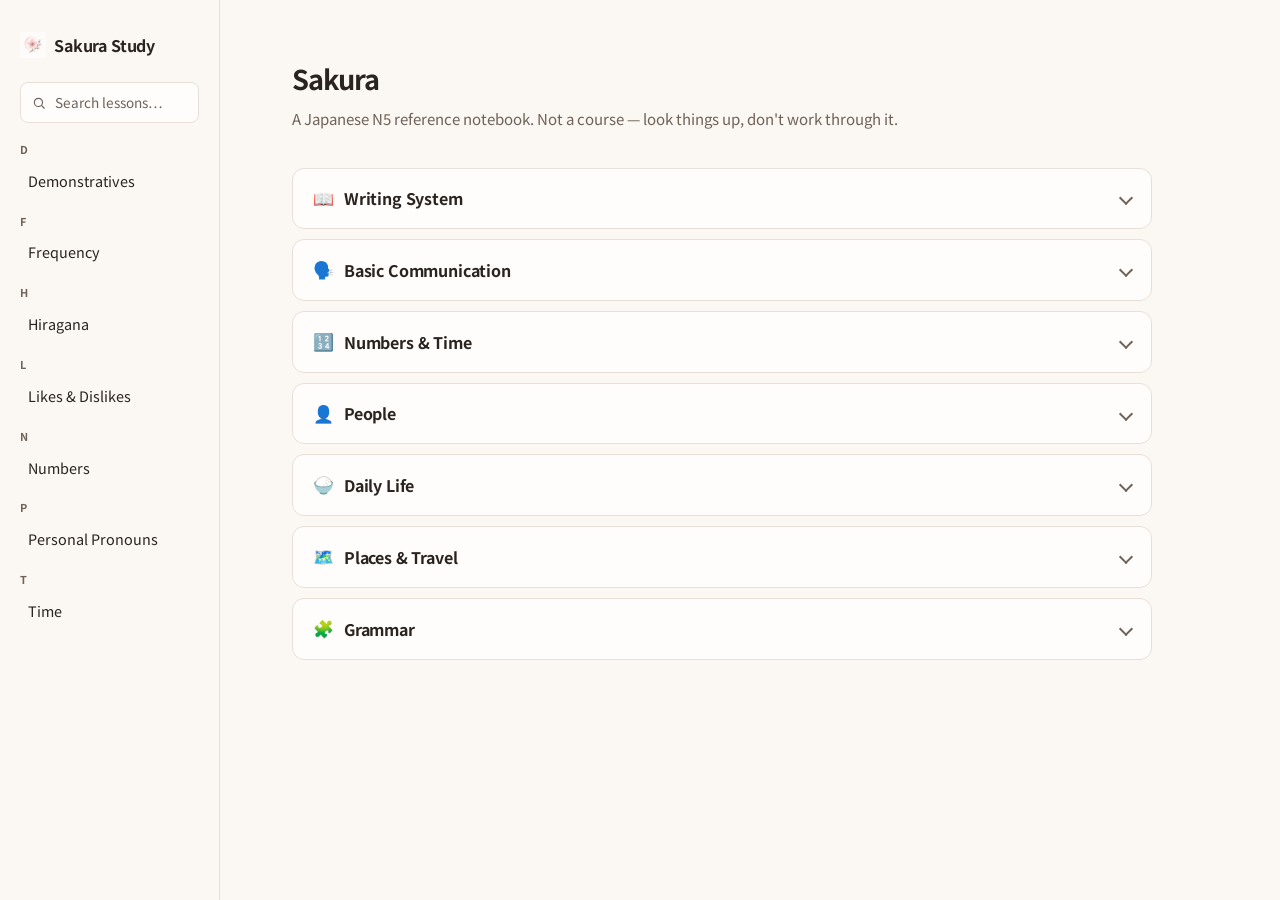
<file: index.html>
<!doctype html>
<html lang="en">
  <head>
    <meta charset="UTF-8" />
    <meta name="viewport" content="width=device-width, initial-scale=1.0" />

    <title>Sakura Study</title>
    <meta name="description" content="A personal Japanese reference notebook — grammar, vocabulary, kanji, and more." />
    <link rel="icon" type="image/svg+xml" href="assets/favicon.svg" />
    <meta property="og:type" content="website" />
    <meta property="og:title" content="Sakura Study" />
    <meta property="og:description" content="A personal Japanese reference notebook — grammar, vocabulary, kanji, and more." />
    <meta property="og:url" content="https://sakura.lauramaestuv.workers.dev/index.html" />
    <meta name="twitter:card" content="summary" />

    <!-- ------------------------------------- -->
    <!-- FONT -->
    <!-- ------------------------------------- -->

    <link rel="preconnect" href="https://fonts.googleapis.com" />
    <link rel="preconnect" href="https://fonts.gstatic.com" crossorigin />
    <link href="https://fonts.googleapis.com/css2?family=Noto+Sans+JP:wght@400;500;700&display=swap" rel="stylesheet" />

    <!-- ------------------------------------- -->
    <!-- STYLES -->
    <!-- ------------------------------------- -->

    <link rel="stylesheet" href="assets/style.css" />

    <!-- ------------------------------------- -->
    <!-- DATA TABLES -->
    <!-- ------------------------------------- -->
    <!-- index.html has no table on it, but jQuery + DataTables are
         loaded here anyway so this <head> is identical across every
         page — one shared template instead of a special case for the
         one page with nothing to sort. script.js's init functions each
         check for their table by id and no-op if it isn't there. -->
    <script src="https://code.jquery.com/jquery-3.7.1.min.js" integrity="sha384-1H217gwSVyLSIfaLxHbE7dRb3v4mYCKbpQvzx0cegeju1MVsGrX5xXxAvs/HgeFs" crossorigin="anonymous"></script>
    <script src="https://cdn.datatables.net/2.3.2/js/dataTables.min.js" integrity="sha384-RZEqG156bBQSxYY9lwjUz/nKVkqYj/QNK9dEjjyJ/EVTO7ndWwk6ZWEkvaKdRm/U" crossorigin="anonymous"></script>

  </head>

  <!-- ------------------------------------- -->
  <!-- BODY STARTS -->
  <!-- ------------------------------------- -->

  <body>
    <div class="layout">
      <aside class="sidebar">

        <!-- ------------------------------------- -->
        <!-- SIDEBAR BRAND -->
        <!-- ------------------------------------- -->
        <!-- The only way back to this landing page — it's deliberately
             not one of the alphabetical entries below, since it isn't
             study content itself. -->
        <a class="sidebar-brand" href="index.html"><img src="assets/img/logo.png" alt="" width="26" height="26" />Sakura Study</a>

        <!-- ------------------------------------- -->
        <!-- SIDEBAR SEARCH -->
        <!-- ------------------------------------- -->
        <div class="sidebar-search">
          <input
            type="text"
            id="sidebarSearch"
            placeholder="Search lessons…"
            autocomplete="off"
          />
          <div class="search-results" id="searchResults" hidden></div>
        </div>

        <!-- ------------------------------------- -->
        <!-- SIDEBAR NAVIGATION -->
        <!-- ------------------------------------- -->
        <!-- Flat and alphabetical, no category heading — every page on
             the site (regardless of folder) sorted by title into one
             .menu-letter-group per starting letter, the same organizing
             idea as the home page's own .category-list below (grouped
             by topic there instead of alphabetically). Each group is a
             compact letter button plus a .menu-popover holding that
             letter's lesson link(s) — see initLessonNav in
             assets/script.js for the hover/click/keyboard behavior
             that opens it. To add a page: drop the file in its folder,
             then add its <a> to the matching (or a new) .menu-popover
             here in alphabetical order — the search script and layout
             both work off this flat structure, no other markup changes
             needed.

             Links are relative, not root-absolute — this site has to keep
             working wherever it's hosted (root domain, a subpath, a
             local file), and only relative paths are guaranteed to
             survive that. The cost: every link's ../ count depends on
             the linking page's own folder depth. From root (index.html)
             assets are assets/style.css and pages are
             pages/numbers.html. From one folder deep
             (pages/*.html) it's ../assets/style.css, a same-folder
             page is just numbers.html, and a different category is
             ../grammar/particles.html. One more ../ per extra level of
             nesting — get the depth right when copying this nav to a
             new page.

             This search matches every lesson's actual content, not just page
             titles — see initGlobalSearch in assets/script.js and
             assets/search-index.js (regenerate that file after editing
             lesson content: python3 assets/build-search-index.py).

             Example, once /grammar/particles.html exists (P sorts
             between N and T, so it slots in as its own group there):
             <div class="menu-letter-group">
               <button type="button" class="menu-letter-btn" aria-haspopup="true" aria-expanded="false">P</button>
               <div class="menu-popover" role="menu">
                 <a href="grammar/particles.html" role="menuitem">Particles</a>
               </div>
             </div> -->
        <nav class="menu" id="sidebarMenu" aria-label="Lessons">
          <div class="menu-letter-group">
            <button type="button" class="menu-letter-btn" aria-haspopup="true" aria-expanded="false">D</button>
            <div class="menu-popover" role="menu">
              <a href="pages/demonstratives.html" role="menuitem">Demonstratives</a>
            </div>
          </div>
          <div class="menu-letter-group">
            <button type="button" class="menu-letter-btn" aria-haspopup="true" aria-expanded="false">F</button>
            <div class="menu-popover" role="menu">
              <a href="pages/frequency.html" role="menuitem">Frequency</a>
            </div>
          </div>
          <div class="menu-letter-group">
            <button type="button" class="menu-letter-btn" aria-haspopup="true" aria-expanded="false">H</button>
            <div class="menu-popover" role="menu">
              <a href="pages/hiragana.html" role="menuitem">Hiragana</a>
            </div>
          </div>
          <div class="menu-letter-group">
            <button type="button" class="menu-letter-btn" aria-haspopup="true" aria-expanded="false">L</button>
            <div class="menu-popover" role="menu">
              <a href="pages/likes-dislikes.html" role="menuitem">Likes &amp; Dislikes</a>
            </div>
          </div>
          <div class="menu-letter-group">
            <button type="button" class="menu-letter-btn" aria-haspopup="true" aria-expanded="false">N</button>
            <div class="menu-popover" role="menu">
              <a href="pages/numbers.html" role="menuitem">Numbers</a>
            </div>
          </div>
          <div class="menu-letter-group">
            <button type="button" class="menu-letter-btn" aria-haspopup="true" aria-expanded="false">P</button>
            <div class="menu-popover" role="menu">
              <a href="pages/pronouns.html" role="menuitem">Personal Pronouns</a>
            </div>
          </div>
          <div class="menu-letter-group">
            <button type="button" class="menu-letter-btn" aria-haspopup="true" aria-expanded="false">T</button>
            <div class="menu-popover" role="menu">
              <a href="pages/time.html" role="menuitem">Time</a>
            </div>
          </div>
        </nav>
      </aside>

      <main class="content">
        <div class="page">
          <h1>Sakura</h1>
          <p class="subtitle">A Japanese N5 reference notebook. Not a course — look things up, don't work through it.</p>

          <!-- ------------------------------------- -->
          <!-- CATEGORY INDEX -->
          <!-- ------------------------------------- -->
          <!-- Lessons grouped into fixed reference categories instead of
               page structure or learning order — this is the index a
               100+ lesson notebook needs to stay scannable. Each
               category is a collapsible <details>; only the category
               with real content open by default keeps first paint
               calm. A lesson that doesn't have a page yet renders as a
               plain <span class="lesson-placeholder"> (muted, no href,
               "Soon" tag) instead of a link, so the full planned scope
               of the notebook is visible without ever producing a
               dead link. When a lesson page ships: swap its
               <span class="lesson-placeholder">…<span class="soon-tag">Soon</span></span>
               for <a class="lesson-link" href="pages/….html">…</a>
               here, add it to the sidebar's alphabetical menu, and
               bump this category's count in category-summary. -->

          <div class="category-list">

            <details class="category">
              <summary class="category-summary">
                <span class="category-name"><span class="category-icon" aria-hidden="true">📖</span>Writing System</span>
              </summary>
              <div class="category-items">
                <a class="lesson-link" href="pages/hiragana.html">Hiragana</a>
                <span class="lesson-placeholder">Katakana<span class="soon-tag">Soon</span></span>
              </div>
            </details>

            <details class="category">
              <summary class="category-summary">
                <span class="category-name"><span class="category-icon" aria-hidden="true">🗣️</span>Basic Communication</span>
              </summary>
              <div class="category-items">
                <span class="lesson-placeholder">Greetings<span class="soon-tag">Soon</span></span>
                <span class="lesson-placeholder">Introductions<span class="soon-tag">Soon</span></span>
                <span class="lesson-placeholder">Common Expressions<span class="soon-tag">Soon</span></span>
                <a class="lesson-link" href="pages/likes-dislikes.html">Likes &amp; Dislikes</a>
              </div>
            </details>

            <details class="category">
              <summary class="category-summary">
                <span class="category-name"><span class="category-icon" aria-hidden="true">🔢</span>Numbers &amp; Time</span>
              </summary>
              <div class="category-items">
                <a class="lesson-link" href="pages/numbers.html">Numbers</a>
                <span class="lesson-placeholder">Counters<span class="soon-tag">Soon</span></span>
                <a class="lesson-link" href="pages/time.html">Time</a>
                <span class="lesson-placeholder">Dates<span class="soon-tag">Soon</span></span>
                <span class="lesson-placeholder">Days of the Week<span class="soon-tag">Soon</span></span>
                <span class="lesson-placeholder">Months<span class="soon-tag">Soon</span></span>
                <a class="lesson-link" href="pages/frequency.html">Frequency</a>
              </div>
            </details>

            <details class="category">
              <summary class="category-summary">
                <span class="category-name"><span class="category-icon" aria-hidden="true">👤</span>People</span>
              </summary>
              <div class="category-items">
                <a class="lesson-link" href="pages/pronouns.html">Personal Pronouns</a>
                <span class="lesson-placeholder">Family<span class="soon-tag">Soon</span></span>
                <span class="lesson-placeholder">Body<span class="soon-tag">Soon</span></span>
                <span class="lesson-placeholder">Professions<span class="soon-tag">Soon</span></span>
              </div>
            </details>

            <details class="category">
              <summary class="category-summary">
                <span class="category-name"><span class="category-icon" aria-hidden="true">🍚</span>Daily Life</span>
              </summary>
              <div class="category-items">
                <span class="lesson-placeholder">Daily Routine<span class="soon-tag">Soon</span></span>
                <span class="lesson-placeholder">Food<span class="soon-tag">Soon</span></span>
                <span class="lesson-placeholder">Drinks<span class="soon-tag">Soon</span></span>
                <span class="lesson-placeholder">Restaurant<span class="soon-tag">Soon</span></span>
                <span class="lesson-placeholder">Shopping<span class="soon-tag">Soon</span></span>
                <span class="lesson-placeholder">Home<span class="soon-tag">Soon</span></span>
              </div>
            </details>

            <details class="category">
              <summary class="category-summary">
                <span class="category-name"><span class="category-icon" aria-hidden="true">🗺️</span>Places &amp; Travel</span>
              </summary>
              <div class="category-items">
                <span class="lesson-placeholder">Places<span class="soon-tag">Soon</span></span>
                <span class="lesson-placeholder">Transportation<span class="soon-tag">Soon</span></span>
                <span class="lesson-placeholder">Directions<span class="soon-tag">Soon</span></span>
                <span class="lesson-placeholder">Weather<span class="soon-tag">Soon</span></span>
              </div>
            </details>

            <details class="category">
              <summary class="category-summary">
                <span class="category-name"><span class="category-icon" aria-hidden="true">🧩</span>Grammar</span>
              </summary>
              <div class="category-items">
                <span class="lesson-placeholder">Particles<span class="soon-tag">Soon</span></span>
                <a class="lesson-link" href="pages/demonstratives.html">Demonstratives</a>
                <span class="lesson-placeholder">Verbs<span class="soon-tag">Soon</span></span>
                <span class="lesson-placeholder">Adjectives<span class="soon-tag">Soon</span></span>
              </div>
            </details>

          </div>
        </div>
      </main>
    </div>

<!-- ------------------------------------- -->
<!-- SCRIPTS -->
<!-- ------------------------------------- -->

<script src="assets/search-index.js"></script>
<script src="assets/script.js"></script>

  </body>
  <!-- ------------------------------------- -->
  <!-- BODY ENDED -->
  <!-- ------------------------------------- -->
</html>
</file>
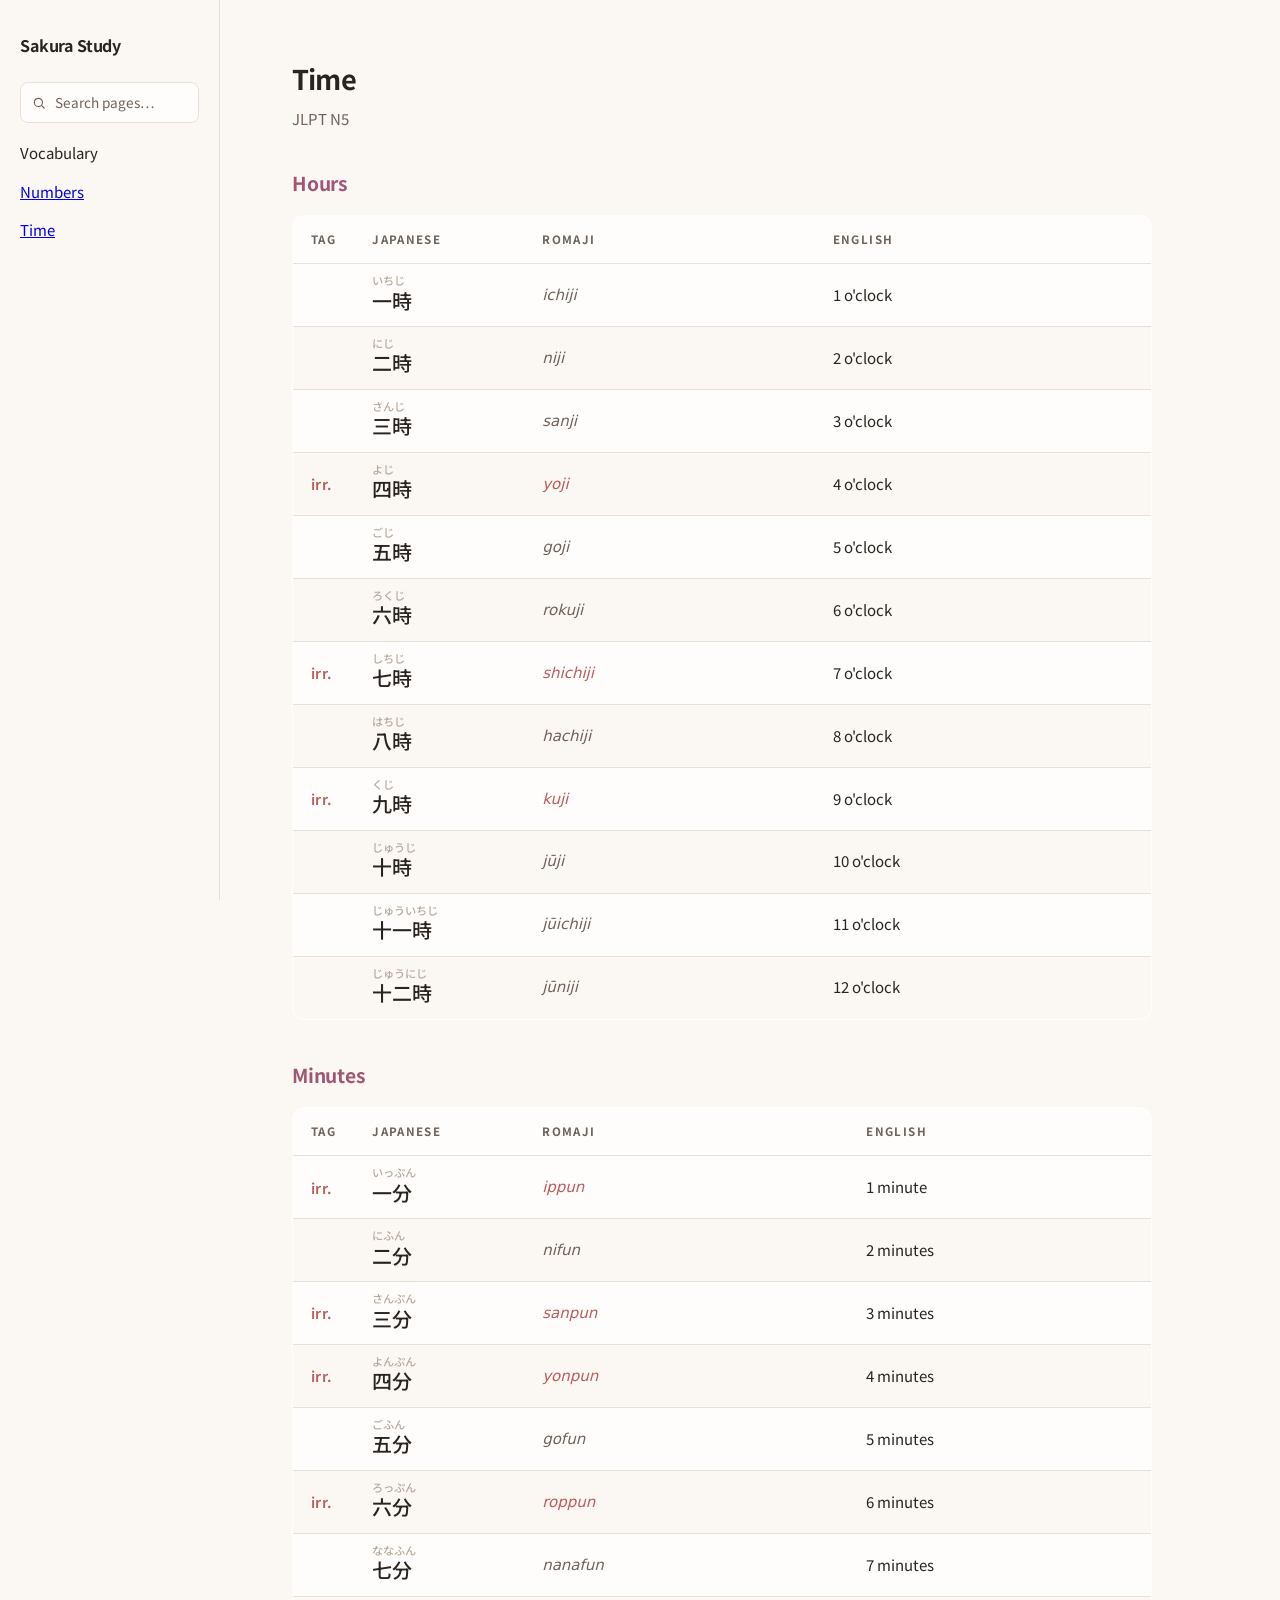
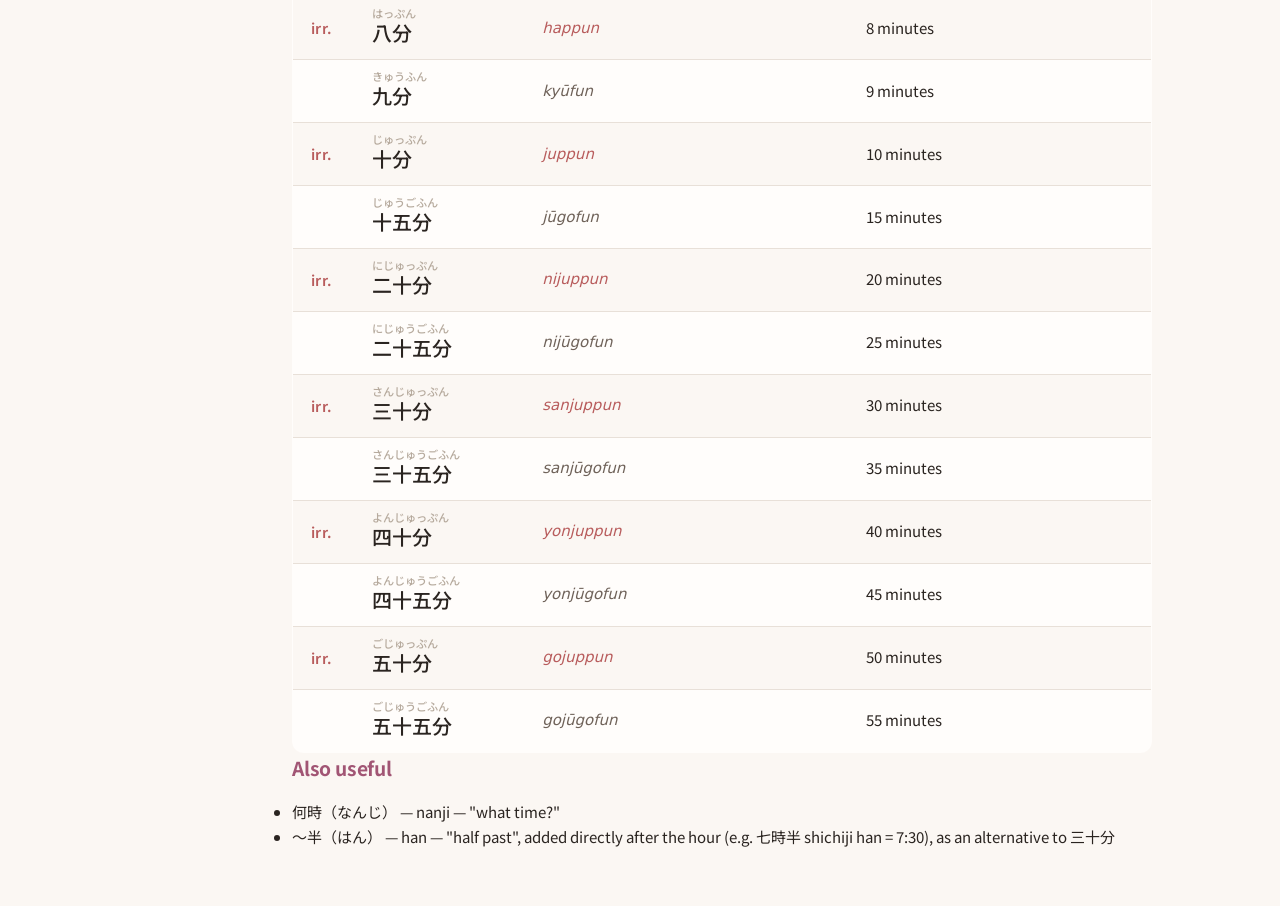
<file: time.html>
<!doctype html>
<html lang="en">
  <head>
    <meta charset="UTF-8" />
    <meta name="viewport" content="width=device-width, initial-scale=1.0" />

    <title>Sakura Study — Time</title>
    <meta name="description" content="A personal Japanese reference notebook. Time (JLPT N5): hours and minutes, readings, and irregular forms." />

    <!-- ------------------------------------- -->
    <!-- FONT -->
    <!-- ------------------------------------- -->

    <link rel="preconnect" href="https://fonts.googleapis.com" />
    <link rel="preconnect" href="https://fonts.gstatic.com" crossorigin />
    <link href="https://fonts.googleapis.com/css2?family=Noto+Sans+JP:wght@400;500;700&display=swap" rel="stylesheet" />

    <!-- ------------------------------------- -->
    <!-- STYLES -->
    <!-- ------------------------------------- -->

    <link rel="stylesheet" href="/assets/style.css" />

    <!-- ------------------------------------- -->
    <!-- DATA TABLES -->
    <!-- ------------------------------------- -->
    <!-- dataTables.min.js (this build) requires jQuery to already be
         defined, so jQuery has to load first. Both are loaded once
         here; do not also load either again before </body>. -->
    <script src="https://code.jquery.com/jquery-3.7.1.min.js"></script>
    <script src="https://cdn.datatables.net/2.3.2/js/dataTables.min.js"></script>

  </head>

  <!-- ------------------------------------- -->
  <!-- BODY STARTS -->
  <!-- ------------------------------------- -->

  <body>
    <div class="layout">
      <aside class="sidebar">

        <!-- ------------------------------------- -->
        <!-- SIDEBAR BRAND -->
        <!-- ------------------------------------- -->
        <!-- The only way back to the landing page — it's deliberately
             not one of the alphabetical entries below, since it isn't
             study content itself. -->
        <a class="sidebar-brand" href="/">Sakura Study</a>

        <!-- ------------------------------------- -->
        <!-- SIDEBAR SEARCH -->
        <!-- ------------------------------------- -->
        <div class="sidebar-search">
          <input
            type="text"
            id="sidebarSearch"
            placeholder="Search pages…"
            autocomplete="off"
          />
        </div>

        <!-- ------------------------------------- -->
        <!-- SIDEBAR NAVIGATION -->
        <!-- ------------------------------------- -->
        <!-- Pages are grouped by category, one .menu-group per subfolder
             (Vocabulary → /vocabulary/, Grammar → /grammar/, etc.). To add
             a page: drop the file in its category folder, then add a
             matching <a> here (plus a new .menu-group if it's a new
             category) — the search script and layout both work off this
             flat sibling structure, no other markup changes needed.

             Links are absolute from the site root (/vocabulary/...) so
             they work the same regardless of how deep a page's own
             folder is, or which page is currently open.

             This search matches page titles only. Searching inside a
             page's own content is the in-page table search box, not
             this one. -->
        <nav class="menu" id="sidebarMenu">
          <div class="menu-group">Vocabulary</div>
          <a href="/vocabulary/numbers.html">Numbers</a>
          <a class="active" href="/vocabulary/time.html">Time</a>
        </nav>
        <p class="sidebar-empty" id="sidebarEmpty" hidden>No pages match.</p>
      </aside>

      <main class="content">
        <div class="page">
          <h1>Time</h1>
          <p class="subtitle">JLPT N5</p>

          <!-- ------------------------------------- -->
          <!-- HOURS TABLE -->
          <!-- ------------------------------------- -->

          <h2>Hours</h2>

          <table id="hoursTable">
            <thead>
              <tr>
                <th class="type-col">Tag</th>
                <th>Japanese</th>
                <th>Romaji</th>
                <th>English</th>
              </tr>
            </thead>

            <tbody>
              <tr>
                <td class="type" data-order="0"></td>
                <td class="jp">
                  <ruby><span class="kanji">一時</span><rt>いちじ</rt></ruby>
                </td>
                <td class="romaji">ichiji</td>
                <td>1 o'clock</td>
              </tr>
              <tr>
                <td class="type" data-order="0"></td>
                <td class="jp">
                  <ruby><span class="kanji">二時</span><rt>にじ</rt></ruby>
                </td>
                <td class="romaji">niji</td>
                <td>2 o'clock</td>
              </tr>
              <tr>
                <td class="type" data-order="0"></td>
                <td class="jp">
                  <ruby><span class="kanji">三時</span><rt>さんじ</rt></ruby>
                </td>
                <td class="romaji">sanji</td>
                <td>3 o'clock</td>
              </tr>
              <tr class="irregular">
                <td class="type" data-order="1"></td>
                <td class="jp">
                  <ruby><span class="kanji">四時</span><rt>よじ</rt></ruby>
                </td>
                <td class="romaji">yoji</td>
                <td>4 o'clock</td>
              </tr>
              <tr>
                <td class="type" data-order="0"></td>
                <td class="jp">
                  <ruby><span class="kanji">五時</span><rt>ごじ</rt></ruby>
                </td>
                <td class="romaji">goji</td>
                <td>5 o'clock</td>
              </tr>
              <tr>
                <td class="type" data-order="0"></td>
                <td class="jp">
                  <ruby><span class="kanji">六時</span><rt>ろくじ</rt></ruby>
                </td>
                <td class="romaji">rokuji</td>
                <td>6 o'clock</td>
              </tr>
              <tr class="irregular">
                <td class="type" data-order="1"></td>
                <td class="jp">
                  <ruby><span class="kanji">七時</span><rt>しちじ</rt></ruby>
                </td>
                <td class="romaji">shichiji</td>
                <td>7 o'clock</td>
              </tr>
              <tr>
                <td class="type" data-order="0"></td>
                <td class="jp">
                  <ruby><span class="kanji">八時</span><rt>はちじ</rt></ruby>
                </td>
                <td class="romaji">hachiji</td>
                <td>8 o'clock</td>
              </tr>
              <tr class="irregular">
                <td class="type" data-order="1"></td>
                <td class="jp">
                  <ruby><span class="kanji">九時</span><rt>くじ</rt></ruby>
                </td>
                <td class="romaji">kuji</td>
                <td>9 o'clock</td>
              </tr>
              <tr>
                <td class="type" data-order="0"></td>
                <td class="jp">
                  <ruby><span class="kanji">十時</span><rt>じゅうじ</rt></ruby>
                </td>
                <td class="romaji">jūji</td>
                <td>10 o'clock</td>
              </tr>
              <tr>
                <td class="type" data-order="0"></td>
                <td class="jp">
                  <ruby><span class="kanji">十一時</span><rt>じゅういちじ</rt></ruby>
                </td>
                <td class="romaji">jūichiji</td>
                <td>11 o'clock</td>
              </tr>
              <tr>
                <td class="type" data-order="0"></td>
                <td class="jp">
                  <ruby><span class="kanji">十二時</span><rt>じゅうにじ</rt></ruby>
                </td>
                <td class="romaji">jūniji</td>
                <td>12 o'clock</td>
              </tr>
            </tbody>
          </table>

          <!-- ------------------------------------- -->
          <!-- MINUTES TABLE -->
          <!-- ------------------------------------- -->

          <h2>Minutes</h2>

          <table id="minutesTable">
            <thead>
              <tr>
                <th class="type-col">Tag</th>
                <th>Japanese</th>
                <th>Romaji</th>
                <th>English</th>
              </tr>
            </thead>

            <tbody>
              <tr class="irregular">
                <td class="type" data-order="1"></td>
                <td class="jp">
                  <ruby><span class="kanji">一分</span><rt>いっぷん</rt></ruby>
                </td>
                <td class="romaji">ippun</td>
                <td>1 minute</td>
              </tr>
              <tr>
                <td class="type" data-order="0"></td>
                <td class="jp">
                  <ruby><span class="kanji">二分</span><rt>にふん</rt></ruby>
                </td>
                <td class="romaji">nifun</td>
                <td>2 minutes</td>
              </tr>
              <tr class="irregular">
                <td class="type" data-order="1"></td>
                <td class="jp">
                  <ruby><span class="kanji">三分</span><rt>さんぷん</rt></ruby>
                </td>
                <td class="romaji">sanpun</td>
                <td>3 minutes</td>
              </tr>
              <tr class="irregular">
                <td class="type" data-order="1"></td>
                <td class="jp">
                  <ruby><span class="kanji">四分</span><rt>よんぷん</rt></ruby>
                </td>
                <td class="romaji">yonpun</td>
                <td>4 minutes</td>
              </tr>
              <tr>
                <td class="type" data-order="0"></td>
                <td class="jp">
                  <ruby><span class="kanji">五分</span><rt>ごふん</rt></ruby>
                </td>
                <td class="romaji">gofun</td>
                <td>5 minutes</td>
              </tr>
              <tr class="irregular">
                <td class="type" data-order="1"></td>
                <td class="jp">
                  <ruby><span class="kanji">六分</span><rt>ろっぷん</rt></ruby>
                </td>
                <td class="romaji">roppun</td>
                <td>6 minutes</td>
              </tr>
              <tr>
                <td class="type" data-order="0"></td>
                <td class="jp">
                  <ruby><span class="kanji">七分</span><rt>ななふん</rt></ruby>
                </td>
                <td class="romaji">nanafun</td>
                <td>7 minutes</td>
              </tr>
              <tr class="irregular">
                <td class="type" data-order="1"></td>
                <td class="jp">
                  <ruby><span class="kanji">八分</span><rt>はっぷん</rt></ruby>
                </td>
                <td class="romaji">happun</td>
                <td>8 minutes</td>
              </tr>
              <tr>
                <td class="type" data-order="0"></td>
                <td class="jp">
                  <ruby><span class="kanji">九分</span><rt>きゅうふん</rt></ruby>
                </td>
                <td class="romaji">kyūfun</td>
                <td>9 minutes</td>
              </tr>
              <tr class="irregular">
                <td class="type" data-order="1"></td>
                <td class="jp">
                  <ruby><span class="kanji">十分</span><rt>じゅっぷん</rt></ruby>
                </td>
                <td class="romaji">juppun</td>
                <td>10 minutes</td>
              </tr>
              <tr>
                <td class="type" data-order="0"></td>
                <td class="jp">
                  <ruby><span class="kanji">十五分</span><rt>じゅうごふん</rt></ruby>
                </td>
                <td class="romaji">jūgofun</td>
                <td>15 minutes</td>
              </tr>
              <tr class="irregular">
                <td class="type" data-order="1"></td>
                <td class="jp">
                  <ruby><span class="kanji">二十分</span><rt>にじゅっぷん</rt></ruby>
                </td>
                <td class="romaji">nijuppun</td>
                <td>20 minutes</td>
              </tr>
              <tr>
                <td class="type" data-order="0"></td>
                <td class="jp">
                  <ruby><span class="kanji">二十五分</span><rt>にじゅうごふん</rt></ruby>
                </td>
                <td class="romaji">nijūgofun</td>
                <td>25 minutes</td>
              </tr>
              <tr class="irregular">
                <td class="type" data-order="1"></td>
                <td class="jp">
                  <ruby><span class="kanji">三十分</span><rt>さんじゅっぷん</rt></ruby>
                </td>
                <td class="romaji">sanjuppun</td>
                <td>30 minutes</td>
              </tr>
              <tr>
                <td class="type" data-order="0"></td>
                <td class="jp">
                  <ruby><span class="kanji">三十五分</span><rt>さんじゅうごふん</rt></ruby>
                </td>
                <td class="romaji">sanjūgofun</td>
                <td>35 minutes</td>
              </tr>
              <tr class="irregular">
                <td class="type" data-order="1"></td>
                <td class="jp">
                  <ruby><span class="kanji">四十分</span><rt>よんじゅっぷん</rt></ruby>
                </td>
                <td class="romaji">yonjuppun</td>
                <td>40 minutes</td>
              </tr>
              <tr>
                <td class="type" data-order="0"></td>
                <td class="jp">
                  <ruby><span class="kanji">四十五分</span><rt>よんじゅうごふん</rt></ruby>
                </td>
                <td class="romaji">yonjūgofun</td>
                <td>45 minutes</td>
              </tr>
              <tr class="irregular">
                <td class="type" data-order="1"></td>
                <td class="jp">
                  <ruby><span class="kanji">五十分</span><rt>ごじゅっぷん</rt></ruby>
                </td>
                <td class="romaji">gojuppun</td>
                <td>50 minutes</td>
              </tr>
              <tr>
                <td class="type" data-order="0"></td>
                <td class="jp">
                  <ruby><span class="kanji">五十五分</span><rt>ごじゅうごふん</rt></ruby>
                </td>
                <td class="romaji">gojūgofun</td>
                <td>55 minutes</td>
              </tr>
            </tbody>
          </table>

          <!-- ------------------------------------- -->
          <!-- NOTES -->
          <!-- ------------------------------------- -->
          <!-- Two words that don't fit the Hours/Minutes tables above
               (they're not readings of a number + counter) but come up
               constantly alongside them. -->

          <div class="note">
            <h2>Also useful</h2>
            <ul>
              <li>何時（なんじ） — nanji — "what time?"</li>
              <li>〜半（はん） — han — "half past", added directly after the hour (e.g. 七時半 shichiji han = 7:30), as an alternative to 三十分</li>
            </ul>
          </div>
        </div>
      </main>
    </div>

<!-- ------------------------------------- -->
<!-- SCRIPTS -->
<!-- ------------------------------------- -->

<script src="/assets/script.js"></script>

  </body>
  <!-- ------------------------------------- -->
  <!-- BODY ENDED -->
  <!-- ------------------------------------- -->
</html>
</file>
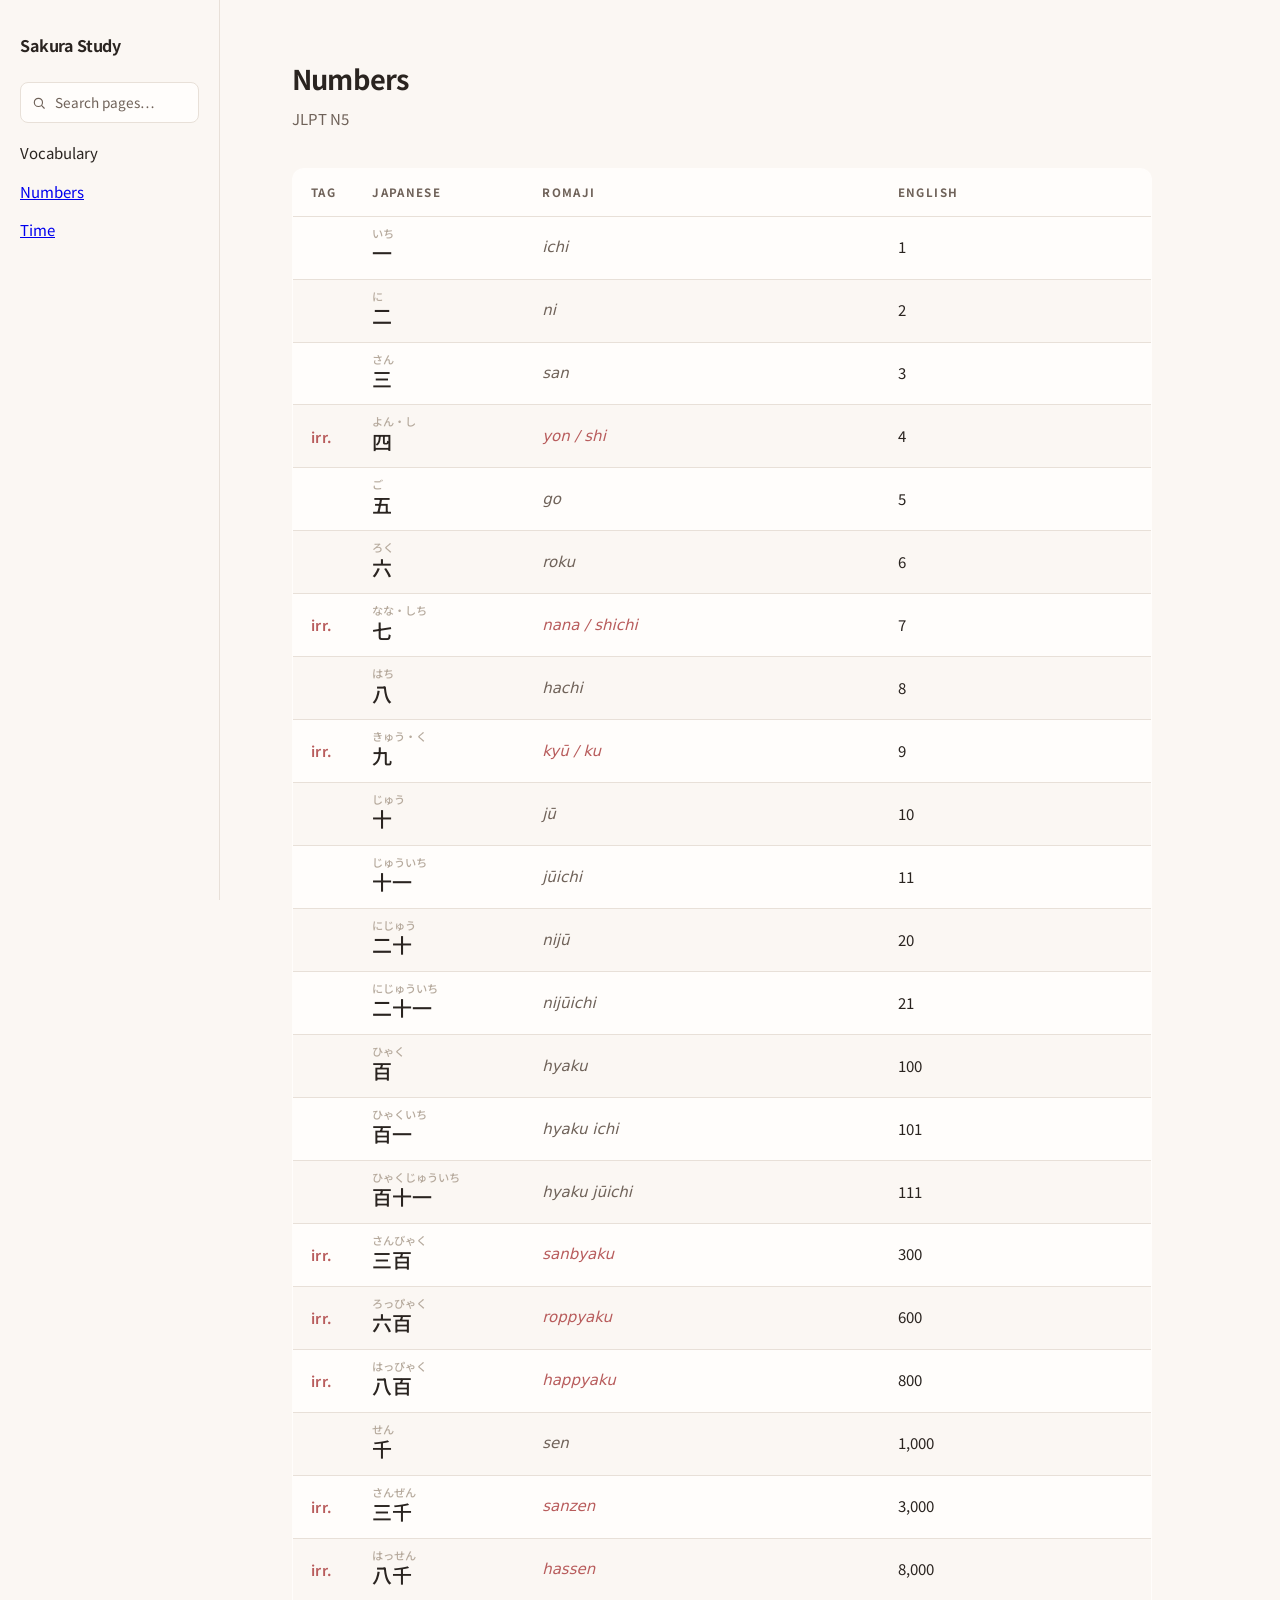
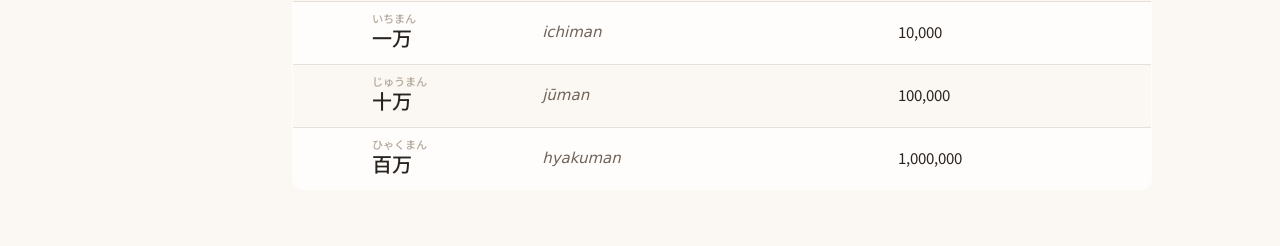
<file: vocabulary:numbers.html>
<!doctype html>
<html lang="en">
  <head>
    <meta charset="UTF-8" />
    <meta name="viewport" content="width=device-width, initial-scale=1.0" />

    <title>Sakura Study — Numbers</title>
    <meta name="description" content="A personal Japanese reference notebook. Numbers (JLPT N5): kanji, readings, and irregular forms." />

    <!-- ------------------------------------- -->
    <!-- FONT -->
    <!-- ------------------------------------- -->

    <link rel="preconnect" href="https://fonts.googleapis.com" />
    <link rel="preconnect" href="https://fonts.gstatic.com" crossorigin />
    <link href="https://fonts.googleapis.com/css2?family=Noto+Sans+JP:wght@400;500;700&display=swap" rel="stylesheet" />

    <!-- ------------------------------------- -->
    <!-- STYLES -->
    <!-- ------------------------------------- -->

    <link rel="stylesheet" href="../assets/style.css" />

    <!-- ------------------------------------- -->
    <!-- DATA TABLES -->
    <!-- ------------------------------------- -->
    <!-- dataTables.min.js (this build) requires jQuery to already be
         defined, so jQuery has to load first. Both are loaded once
         here; do not also load either again before </body>. -->
    <script src="https://code.jquery.com/jquery-3.7.1.min.js"></script>
    <script src="https://cdn.datatables.net/2.3.2/js/dataTables.min.js"></script>

  </head>

  <!-- ------------------------------------- -->
  <!-- BODY STARTS -->
  <!-- ------------------------------------- -->

  <body>
    <div class="layout">
      <aside class="sidebar">

        <!-- ------------------------------------- -->
        <!-- SIDEBAR BRAND -->
        <!-- ------------------------------------- -->
        <!-- The only way back to the landing page — it's deliberately
             not one of the alphabetical entries below, since it isn't
             study content itself. -->
        <a class="sidebar-brand" href="../index.html">Sakura Study</a>

        <!-- ------------------------------------- -->
        <!-- SIDEBAR SEARCH -->
        <!-- ------------------------------------- -->
        <div class="sidebar-search">
          <input
            type="text"
            id="sidebarSearch"
            placeholder="Search pages…"
            autocomplete="off"
          />
        </div>

        <!-- ------------------------------------- -->
        <!-- SIDEBAR NAVIGATION -->
        <!-- ------------------------------------- -->
        <!-- Pages are grouped by category, one .menu-group per subfolder
             (Vocabulary → /vocabulary/, Grammar → /grammar/, etc.). To add
             a page: drop the file in its category folder, then add a
             matching <a> here (plus a new .menu-group if it's a new
             category) — the search script and layout both work off this
             flat sibling structure, no other markup changes needed.

             Links are relative, not root-absolute — this site has to keep
             working wherever it's hosted (root domain, a subpath, a
             local file), and only relative paths are guaranteed to
             survive that. The cost: every link's ../ count depends on
             the linking page's own folder depth. From root (index.html)
             assets are assets/style.css and pages are
             vocabulary/numbers.html. From one folder deep
             (vocabulary/*.html) it's ../assets/style.css, a same-folder
             page is just numbers.html, and a different category is
             ../grammar/particles.html. One more ../ per extra level of
             nesting — get the depth right when copying this nav to a
             new page.

             This search matches page titles only. Searching inside a
             page's own content is the in-page table search box, not
             this one.

             Example, once /grammar/particles.html exists:
             <div class="menu-group">Grammar</div>
             <a href="../grammar/particles.html">Particles</a> -->
        <nav class="menu" id="sidebarMenu">
          <div class="menu-group">Vocabulary</div>
          <a class="active" href="numbers.html">Numbers</a>
          <a href="time.html">Time</a>
        </nav>
        <p class="sidebar-empty" id="sidebarEmpty" hidden>No pages match.</p>
      </aside>

      <main class="content">
        <div class="page">
          <h1>Numbers</h1>
          <p class="subtitle">JLPT N5</p>

          <!-- ------------------------------------- -->
          <!-- TABLE STARTS -->
          <!-- ------------------------------------- -->

          <table id="numbersTable">
            <thead>
              <tr>
                <th class="type-col">Tag</th>
                <th>Japanese</th>
                <th>Romaji</th>
                <th>English</th>
              </tr>
            </thead>

            <tbody>
              <tr>
                <td class="type" data-order="0"></td>
                <td class="jp">
                  <ruby><span class="kanji">一</span><rt>いち</rt></ruby>
                </td>
                <td class="romaji">ichi</td>
                <td>1</td>
              </tr>
              <tr>
                <td class="type" data-order="0"></td>
                <td class="jp">
                  <ruby><span class="kanji">二</span><rt>に</rt></ruby>
                </td>
                <td class="romaji">ni</td>
                <td>2</td>
              </tr>
              <tr>
                <td class="type" data-order="0"></td>
                <td class="jp">
                  <ruby><span class="kanji">三</span><rt>さん</rt></ruby>
                </td>
                <td class="romaji">san</td>
                <td>3</td>
              </tr>
              <tr class="irregular">
                <td class="type" data-order="1"></td>
                <td class="jp">
                  <ruby><span class="kanji">四</span><rt>よん・し</rt></ruby>
                </td>
                <td class="romaji">yon / shi</td>
                <td>4</td>
              </tr>
              <tr>
                <td class="type" data-order="0"></td>
                <td class="jp">
                  <ruby><span class="kanji">五</span><rt>ご</rt></ruby>
                </td>
                <td class="romaji">go</td>
                <td>5</td>
              </tr>
              <tr>
                <td class="type" data-order="0"></td>
                <td class="jp">
                  <ruby><span class="kanji">六</span><rt>ろく</rt></ruby>
                </td>
                <td class="romaji">roku</td>
                <td>6</td>
              </tr>
              <tr class="irregular">
                <td class="type" data-order="1"></td>
                <td class="jp">
                  <ruby><span class="kanji">七</span><rt>なな・しち</rt></ruby>
                </td>
                <td class="romaji">nana / shichi</td>
                <td>7</td>
              </tr>
              <tr>
                <td class="type" data-order="0"></td>
                <td class="jp">
                  <ruby><span class="kanji">八</span><rt>はち</rt></ruby>
                </td>
                <td class="romaji">hachi</td>
                <td>8</td>
              </tr>
              <tr class="irregular">
                <td class="type" data-order="1"></td>
                <td class="jp">
                  <ruby><span class="kanji">九</span><rt>きゅう・く</rt></ruby>
                </td>
                <td class="romaji">kyū / ku</td>
                <td>9</td>
              </tr>
              <tr>
                <td class="type" data-order="0"></td>
                <td class="jp">
                  <ruby><span class="kanji">十</span><rt>じゅう</rt></ruby>
                </td>
                <td class="romaji">jū</td>
                <td>10</td>
              </tr>
              <tr>
                <td class="type" data-order="0"></td>
                <td class="jp">
                  <ruby><span class="kanji">十一</span><rt>じゅういち</rt></ruby>
                </td>
                <td class="romaji">jūichi</td>
                <td>11</td>
              </tr>
              <tr>
                <td class="type" data-order="0"></td>
                <td class="jp">
                  <ruby><span class="kanji">二十</span><rt>にじゅう</rt></ruby>
                </td>
                <td class="romaji">nijū</td>
                <td>20</td>
              </tr>
              <tr>
                <td class="type" data-order="0"></td>
                <td class="jp">
                  <ruby><span class="kanji">二十一</span><rt>にじゅういち</rt></ruby>
                </td>
                <td class="romaji">nijūichi</td>
                <td>21</td>
              </tr>
              <tr>
                <td class="type" data-order="0"></td>
                <td class="jp">
                  <ruby><span class="kanji">百</span><rt>ひゃく</rt></ruby>
                </td>
                <td class="romaji">hyaku</td>
                <td>100</td>
              </tr>
              <tr>
                <td class="type" data-order="0"></td>
                <td class="jp">
                  <ruby><span class="kanji">百一</span><rt>ひゃくいち</rt></ruby>
                </td>
                <td class="romaji">hyaku ichi</td>
                <td>101</td>
              </tr>
              <tr>
                <td class="type" data-order="0"></td>
                <td class="jp">
                  <ruby><span class="kanji">百十一</span><rt>ひゃくじゅういち</rt></ruby>
                </td>
                <td class="romaji">hyaku jūichi</td>
                <td>111</td>
              </tr>
              <tr class="irregular">
                <td class="type" data-order="1"></td>
                <td class="jp">
                  <ruby><span class="kanji">三百</span><rt>さんびゃく</rt></ruby>
                </td>
                <td class="romaji">sanbyaku</td>
                <td>300</td>
              </tr>
              <tr class="irregular">
                <td class="type" data-order="1"></td>
                <td class="jp">
                  <ruby><span class="kanji">六百</span><rt>ろっぴゃく</rt></ruby>
                </td>
                <td class="romaji">roppyaku</td>
                <td>600</td>
              </tr>
              <tr class="irregular">
                <td class="type" data-order="1"></td>
                <td class="jp">
                  <ruby><span class="kanji">八百</span><rt>はっぴゃく</rt></ruby>
                </td>
                <td class="romaji">happyaku</td>
                <td>800</td>
              </tr>
              <tr>
                <td class="type" data-order="0"></td>
                <td class="jp">
                  <ruby><span class="kanji">千</span><rt>せん</rt></ruby>
                </td>
                <td class="romaji">sen</td>
                <td>1,000</td>
              </tr>
              <tr class="irregular">
                <td class="type" data-order="1"></td>
                <td class="jp">
                  <ruby><span class="kanji">三千</span><rt>さんぜん</rt></ruby>
                </td>
                <td class="romaji">sanzen</td>
                <td>3,000</td>
              </tr>
              <tr class="irregular">
                <td class="type" data-order="1"></td>
                <td class="jp">
                  <ruby><span class="kanji">八千</span><rt>はっせん</rt></ruby>
                </td>
                <td class="romaji">hassen</td>
                <td>8,000</td>
              </tr>
              <tr>
                <td class="type" data-order="0"></td>
                <td class="jp">
                  <ruby><span class="kanji">一万</span><rt>いちまん</rt></ruby>
                </td>
                <td class="romaji">ichiman</td>
                <td>10,000</td>
              </tr>
              <tr>
                <td class="type" data-order="0"></td>
                <td class="jp">
                  <ruby><span class="kanji">十万</span><rt>じゅうまん</rt></ruby>
                </td>
                <td class="romaji">jūman</td>
                <td>100,000</td>
              </tr>
              <tr>
                <td class="type" data-order="0"></td>
                <td class="jp">
                  <ruby><span class="kanji">百万</span><rt>ひゃくまん</rt></ruby>
                </td>
                <td class="romaji">hyakuman</td>
                <td>1,000,000</td>
              </tr>
            </tbody>
          </table>
          <!-- ------------------------------------- -->
          <!-- TABLE ENDED -->
          <!-- ------------------------------------- -->
        </div>
      </main>
    </div>

<!-- ------------------------------------- -->
<!-- SCRIPTS -->
<!-- ------------------------------------- -->

<script src="../assets/script.js"></script>

  </body>
  <!-- ------------------------------------- -->
  <!-- BODY ENDED -->
  <!-- ------------------------------------- -->
</html>
</file>
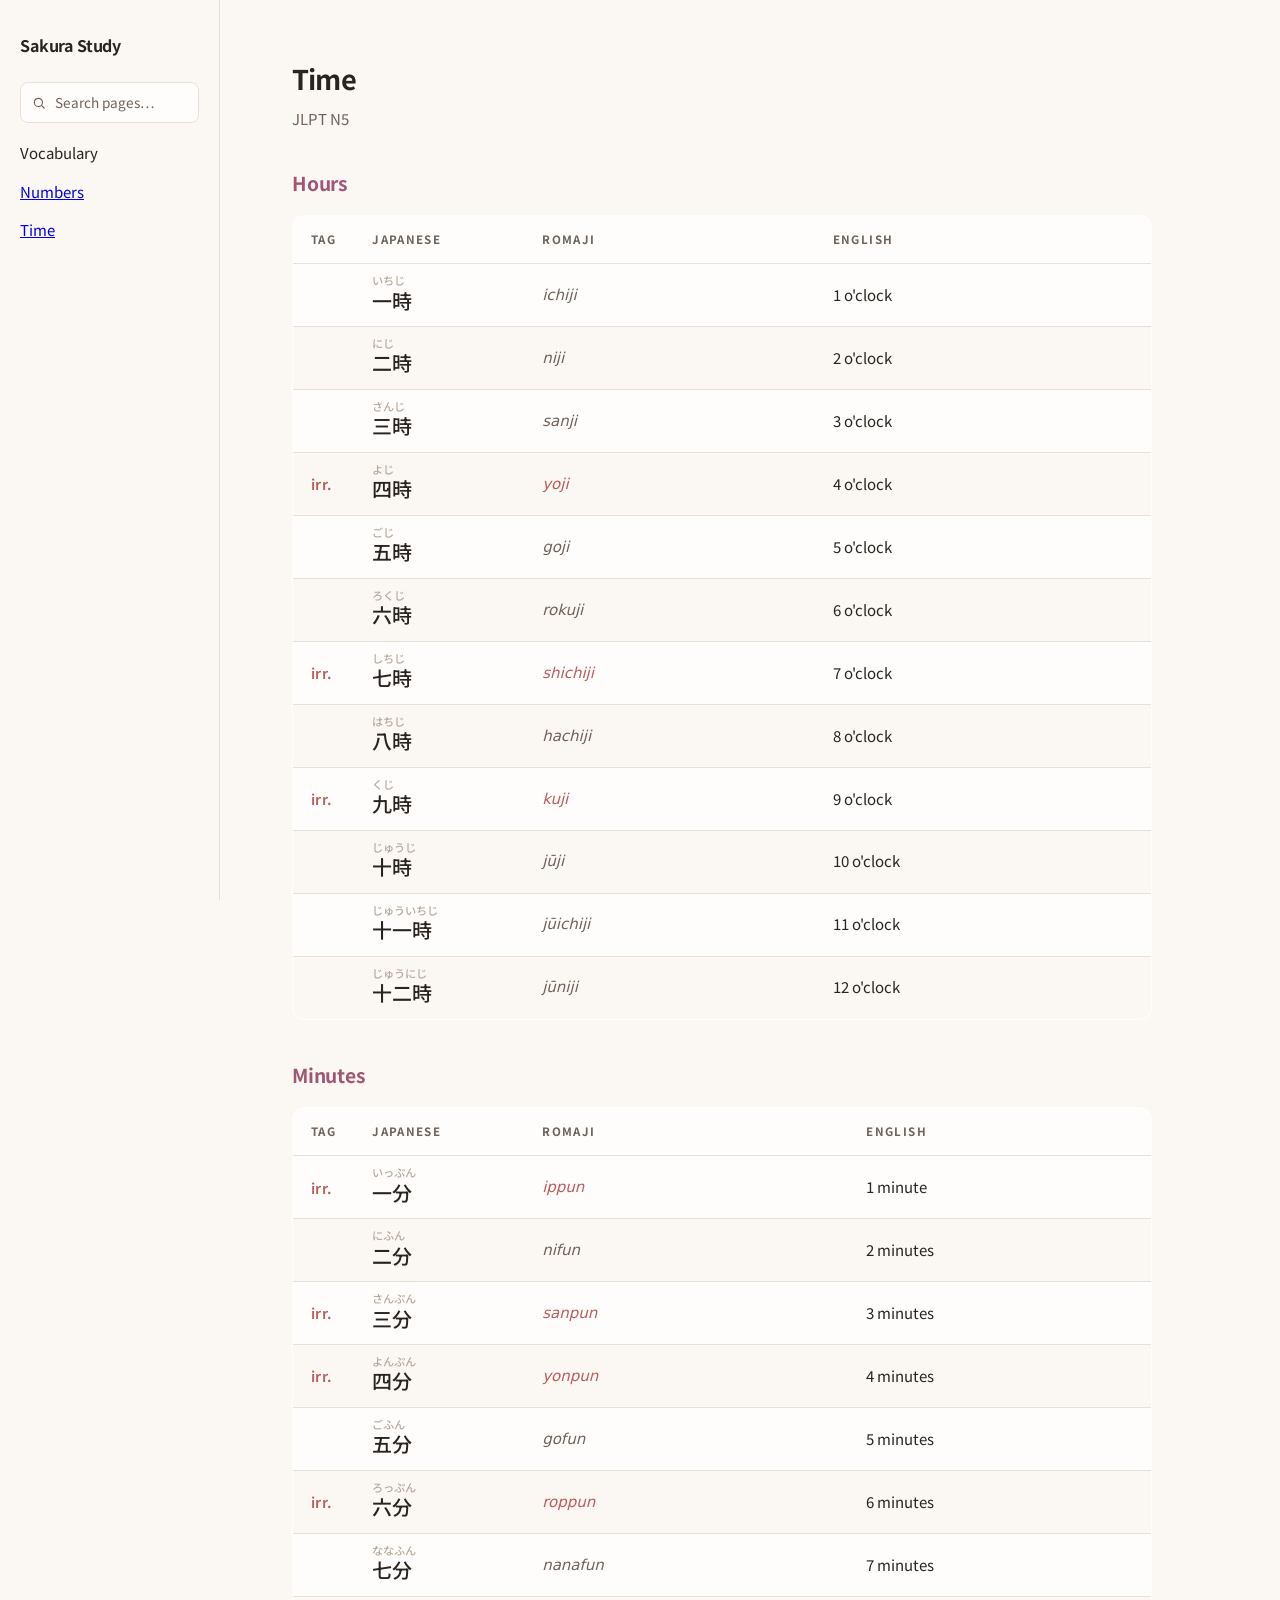
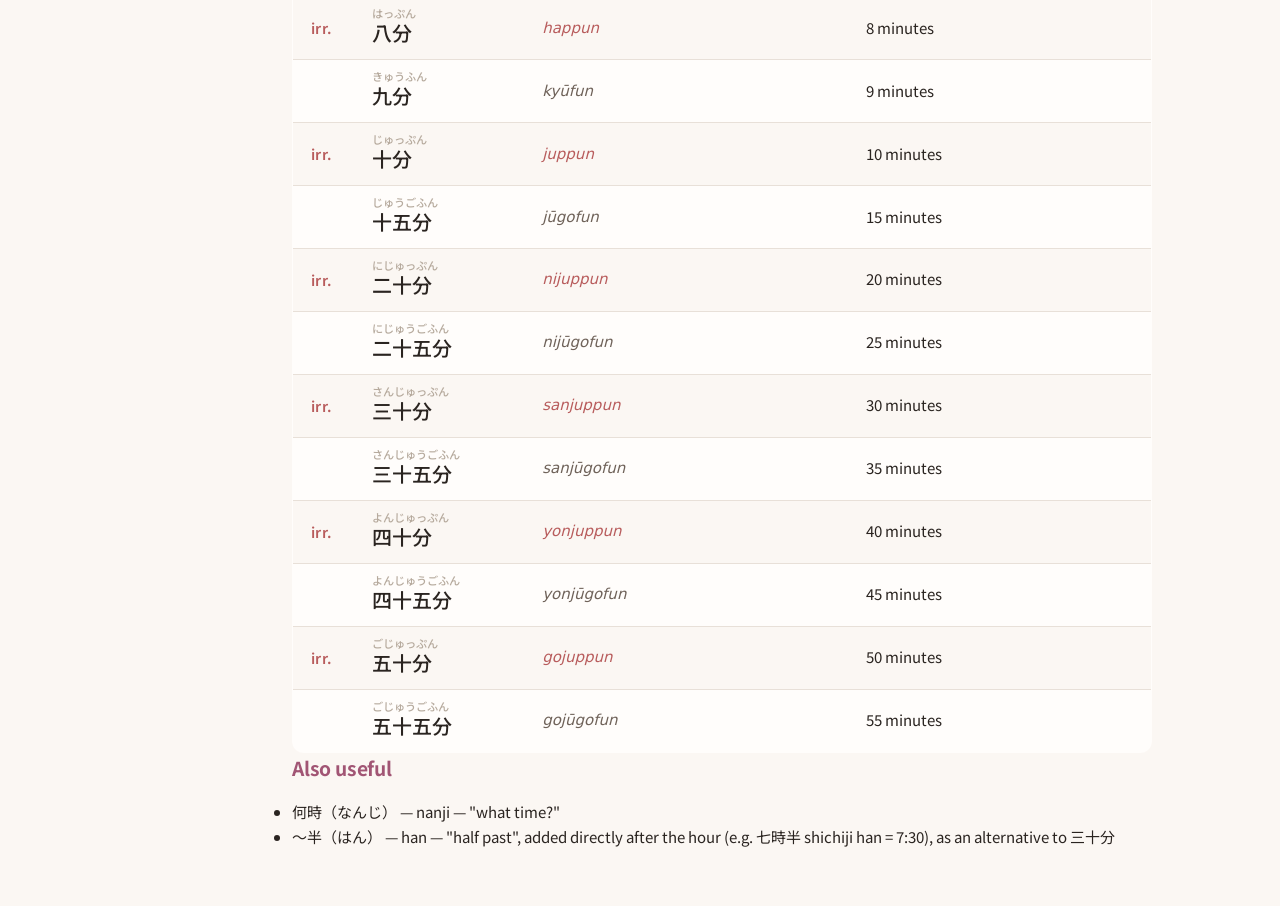
<file: vocabulary:time.html>
<!doctype html>
<html lang="en">
  <head>
    <meta charset="UTF-8" />
    <meta name="viewport" content="width=device-width, initial-scale=1.0" />

    <title>Sakura Study — Time</title>
    <meta name="description" content="A personal Japanese reference notebook. Time (JLPT N5): hours and minutes, readings, and irregular forms." />

    <!-- ------------------------------------- -->
    <!-- FONT -->
    <!-- ------------------------------------- -->

    <link rel="preconnect" href="https://fonts.googleapis.com" />
    <link rel="preconnect" href="https://fonts.gstatic.com" crossorigin />
    <link href="https://fonts.googleapis.com/css2?family=Noto+Sans+JP:wght@400;500;700&display=swap" rel="stylesheet" />

    <!-- ------------------------------------- -->
    <!-- STYLES -->
    <!-- ------------------------------------- -->

    <link rel="stylesheet" href="../assets/style.css" />

    <!-- ------------------------------------- -->
    <!-- DATA TABLES -->
    <!-- ------------------------------------- -->
    <!-- dataTables.min.js (this build) requires jQuery to already be
         defined, so jQuery has to load first. Both are loaded once
         here; do not also load either again before </body>. -->
    <script src="https://code.jquery.com/jquery-3.7.1.min.js"></script>
    <script src="https://cdn.datatables.net/2.3.2/js/dataTables.min.js"></script>

  </head>

  <!-- ------------------------------------- -->
  <!-- BODY STARTS -->
  <!-- ------------------------------------- -->

  <body>
    <div class="layout">
      <aside class="sidebar">

        <!-- ------------------------------------- -->
        <!-- SIDEBAR BRAND -->
        <!-- ------------------------------------- -->
        <!-- The only way back to the landing page — it's deliberately
             not one of the alphabetical entries below, since it isn't
             study content itself. -->
        <a class="sidebar-brand" href="../index.html">Sakura Study</a>

        <!-- ------------------------------------- -->
        <!-- SIDEBAR SEARCH -->
        <!-- ------------------------------------- -->
        <div class="sidebar-search">
          <input
            type="text"
            id="sidebarSearch"
            placeholder="Search pages…"
            autocomplete="off"
          />
        </div>

        <!-- ------------------------------------- -->
        <!-- SIDEBAR NAVIGATION -->
        <!-- ------------------------------------- -->
        <!-- Pages are grouped by category, one .menu-group per subfolder
             (Vocabulary → /vocabulary/, Grammar → /grammar/, etc.). To add
             a page: drop the file in its category folder, then add a
             matching <a> here (plus a new .menu-group if it's a new
             category) — the search script and layout both work off this
             flat sibling structure, no other markup changes needed.

             Links are relative, not root-absolute — this site has to keep
             working wherever it's hosted (root domain, a subpath, a
             local file), and only relative paths are guaranteed to
             survive that. The cost: every link's ../ count depends on
             the linking page's own folder depth. From root (index.html)
             assets are assets/style.css and pages are
             vocabulary/numbers.html. From one folder deep
             (vocabulary/*.html) it's ../assets/style.css, a same-folder
             page is just numbers.html, and a different category is
             ../grammar/particles.html. One more ../ per extra level of
             nesting — get the depth right when copying this nav to a
             new page.

             This search matches page titles only. Searching inside a
             page's own content is the in-page table search box, not
             this one. -->
        <nav class="menu" id="sidebarMenu">
          <div class="menu-group">Vocabulary</div>
          <a href="numbers.html">Numbers</a>
          <a class="active" href="time.html">Time</a>
        </nav>
        <p class="sidebar-empty" id="sidebarEmpty" hidden>No pages match.</p>
      </aside>

      <main class="content">
        <div class="page">
          <h1>Time</h1>
          <p class="subtitle">JLPT N5</p>

          <!-- ------------------------------------- -->
          <!-- HOURS TABLE -->
          <!-- ------------------------------------- -->

          <h2>Hours</h2>

          <table id="hoursTable">
            <thead>
              <tr>
                <th class="type-col">Tag</th>
                <th>Japanese</th>
                <th>Romaji</th>
                <th>English</th>
              </tr>
            </thead>

            <tbody>
              <tr>
                <td class="type" data-order="0"></td>
                <td class="jp">
                  <ruby><span class="kanji">一時</span><rt>いちじ</rt></ruby>
                </td>
                <td class="romaji">ichiji</td>
                <td>1 o'clock</td>
              </tr>
              <tr>
                <td class="type" data-order="0"></td>
                <td class="jp">
                  <ruby><span class="kanji">二時</span><rt>にじ</rt></ruby>
                </td>
                <td class="romaji">niji</td>
                <td>2 o'clock</td>
              </tr>
              <tr>
                <td class="type" data-order="0"></td>
                <td class="jp">
                  <ruby><span class="kanji">三時</span><rt>さんじ</rt></ruby>
                </td>
                <td class="romaji">sanji</td>
                <td>3 o'clock</td>
              </tr>
              <tr class="irregular">
                <td class="type" data-order="1"></td>
                <td class="jp">
                  <ruby><span class="kanji">四時</span><rt>よじ</rt></ruby>
                </td>
                <td class="romaji">yoji</td>
                <td>4 o'clock</td>
              </tr>
              <tr>
                <td class="type" data-order="0"></td>
                <td class="jp">
                  <ruby><span class="kanji">五時</span><rt>ごじ</rt></ruby>
                </td>
                <td class="romaji">goji</td>
                <td>5 o'clock</td>
              </tr>
              <tr>
                <td class="type" data-order="0"></td>
                <td class="jp">
                  <ruby><span class="kanji">六時</span><rt>ろくじ</rt></ruby>
                </td>
                <td class="romaji">rokuji</td>
                <td>6 o'clock</td>
              </tr>
              <tr class="irregular">
                <td class="type" data-order="1"></td>
                <td class="jp">
                  <ruby><span class="kanji">七時</span><rt>しちじ</rt></ruby>
                </td>
                <td class="romaji">shichiji</td>
                <td>7 o'clock</td>
              </tr>
              <tr>
                <td class="type" data-order="0"></td>
                <td class="jp">
                  <ruby><span class="kanji">八時</span><rt>はちじ</rt></ruby>
                </td>
                <td class="romaji">hachiji</td>
                <td>8 o'clock</td>
              </tr>
              <tr class="irregular">
                <td class="type" data-order="1"></td>
                <td class="jp">
                  <ruby><span class="kanji">九時</span><rt>くじ</rt></ruby>
                </td>
                <td class="romaji">kuji</td>
                <td>9 o'clock</td>
              </tr>
              <tr>
                <td class="type" data-order="0"></td>
                <td class="jp">
                  <ruby><span class="kanji">十時</span><rt>じゅうじ</rt></ruby>
                </td>
                <td class="romaji">jūji</td>
                <td>10 o'clock</td>
              </tr>
              <tr>
                <td class="type" data-order="0"></td>
                <td class="jp">
                  <ruby><span class="kanji">十一時</span><rt>じゅういちじ</rt></ruby>
                </td>
                <td class="romaji">jūichiji</td>
                <td>11 o'clock</td>
              </tr>
              <tr>
                <td class="type" data-order="0"></td>
                <td class="jp">
                  <ruby><span class="kanji">十二時</span><rt>じゅうにじ</rt></ruby>
                </td>
                <td class="romaji">jūniji</td>
                <td>12 o'clock</td>
              </tr>
            </tbody>
          </table>

          <!-- ------------------------------------- -->
          <!-- MINUTES TABLE -->
          <!-- ------------------------------------- -->

          <h2>Minutes</h2>

          <table id="minutesTable">
            <thead>
              <tr>
                <th class="type-col">Tag</th>
                <th>Japanese</th>
                <th>Romaji</th>
                <th>English</th>
              </tr>
            </thead>

            <tbody>
              <tr class="irregular">
                <td class="type" data-order="1"></td>
                <td class="jp">
                  <ruby><span class="kanji">一分</span><rt>いっぷん</rt></ruby>
                </td>
                <td class="romaji">ippun</td>
                <td>1 minute</td>
              </tr>
              <tr>
                <td class="type" data-order="0"></td>
                <td class="jp">
                  <ruby><span class="kanji">二分</span><rt>にふん</rt></ruby>
                </td>
                <td class="romaji">nifun</td>
                <td>2 minutes</td>
              </tr>
              <tr class="irregular">
                <td class="type" data-order="1"></td>
                <td class="jp">
                  <ruby><span class="kanji">三分</span><rt>さんぷん</rt></ruby>
                </td>
                <td class="romaji">sanpun</td>
                <td>3 minutes</td>
              </tr>
              <tr class="irregular">
                <td class="type" data-order="1"></td>
                <td class="jp">
                  <ruby><span class="kanji">四分</span><rt>よんぷん</rt></ruby>
                </td>
                <td class="romaji">yonpun</td>
                <td>4 minutes</td>
              </tr>
              <tr>
                <td class="type" data-order="0"></td>
                <td class="jp">
                  <ruby><span class="kanji">五分</span><rt>ごふん</rt></ruby>
                </td>
                <td class="romaji">gofun</td>
                <td>5 minutes</td>
              </tr>
              <tr class="irregular">
                <td class="type" data-order="1"></td>
                <td class="jp">
                  <ruby><span class="kanji">六分</span><rt>ろっぷん</rt></ruby>
                </td>
                <td class="romaji">roppun</td>
                <td>6 minutes</td>
              </tr>
              <tr>
                <td class="type" data-order="0"></td>
                <td class="jp">
                  <ruby><span class="kanji">七分</span><rt>ななふん</rt></ruby>
                </td>
                <td class="romaji">nanafun</td>
                <td>7 minutes</td>
              </tr>
              <tr class="irregular">
                <td class="type" data-order="1"></td>
                <td class="jp">
                  <ruby><span class="kanji">八分</span><rt>はっぷん</rt></ruby>
                </td>
                <td class="romaji">happun</td>
                <td>8 minutes</td>
              </tr>
              <tr>
                <td class="type" data-order="0"></td>
                <td class="jp">
                  <ruby><span class="kanji">九分</span><rt>きゅうふん</rt></ruby>
                </td>
                <td class="romaji">kyūfun</td>
                <td>9 minutes</td>
              </tr>
              <tr class="irregular">
                <td class="type" data-order="1"></td>
                <td class="jp">
                  <ruby><span class="kanji">十分</span><rt>じゅっぷん</rt></ruby>
                </td>
                <td class="romaji">juppun</td>
                <td>10 minutes</td>
              </tr>
              <tr>
                <td class="type" data-order="0"></td>
                <td class="jp">
                  <ruby><span class="kanji">十五分</span><rt>じゅうごふん</rt></ruby>
                </td>
                <td class="romaji">jūgofun</td>
                <td>15 minutes</td>
              </tr>
              <tr class="irregular">
                <td class="type" data-order="1"></td>
                <td class="jp">
                  <ruby><span class="kanji">二十分</span><rt>にじゅっぷん</rt></ruby>
                </td>
                <td class="romaji">nijuppun</td>
                <td>20 minutes</td>
              </tr>
              <tr>
                <td class="type" data-order="0"></td>
                <td class="jp">
                  <ruby><span class="kanji">二十五分</span><rt>にじゅうごふん</rt></ruby>
                </td>
                <td class="romaji">nijūgofun</td>
                <td>25 minutes</td>
              </tr>
              <tr class="irregular">
                <td class="type" data-order="1"></td>
                <td class="jp">
                  <ruby><span class="kanji">三十分</span><rt>さんじゅっぷん</rt></ruby>
                </td>
                <td class="romaji">sanjuppun</td>
                <td>30 minutes</td>
              </tr>
              <tr>
                <td class="type" data-order="0"></td>
                <td class="jp">
                  <ruby><span class="kanji">三十五分</span><rt>さんじゅうごふん</rt></ruby>
                </td>
                <td class="romaji">sanjūgofun</td>
                <td>35 minutes</td>
              </tr>
              <tr class="irregular">
                <td class="type" data-order="1"></td>
                <td class="jp">
                  <ruby><span class="kanji">四十分</span><rt>よんじゅっぷん</rt></ruby>
                </td>
                <td class="romaji">yonjuppun</td>
                <td>40 minutes</td>
              </tr>
              <tr>
                <td class="type" data-order="0"></td>
                <td class="jp">
                  <ruby><span class="kanji">四十五分</span><rt>よんじゅうごふん</rt></ruby>
                </td>
                <td class="romaji">yonjūgofun</td>
                <td>45 minutes</td>
              </tr>
              <tr class="irregular">
                <td class="type" data-order="1"></td>
                <td class="jp">
                  <ruby><span class="kanji">五十分</span><rt>ごじゅっぷん</rt></ruby>
                </td>
                <td class="romaji">gojuppun</td>
                <td>50 minutes</td>
              </tr>
              <tr>
                <td class="type" data-order="0"></td>
                <td class="jp">
                  <ruby><span class="kanji">五十五分</span><rt>ごじゅうごふん</rt></ruby>
                </td>
                <td class="romaji">gojūgofun</td>
                <td>55 minutes</td>
              </tr>
            </tbody>
          </table>

          <!-- ------------------------------------- -->
          <!-- NOTES -->
          <!-- ------------------------------------- -->
          <!-- Two words that don't fit the Hours/Minutes tables above
               (they're not readings of a number + counter) but come up
               constantly alongside them. -->

          <div class="note">
            <h2>Also useful</h2>
            <ul>
              <li>何時（なんじ） — nanji — "what time?"</li>
              <li>〜半（はん） — han — "half past", added directly after the hour (e.g. 七時半 shichiji han = 7:30), as an alternative to 三十分</li>
            </ul>
          </div>
        </div>
      </main>
    </div>

<!-- ------------------------------------- -->
<!-- SCRIPTS -->
<!-- ------------------------------------- -->

<script src="../assets/script.js"></script>

  </body>
  <!-- ------------------------------------- -->
  <!-- BODY ENDED -->
  <!-- ------------------------------------- -->
</html>
</file>
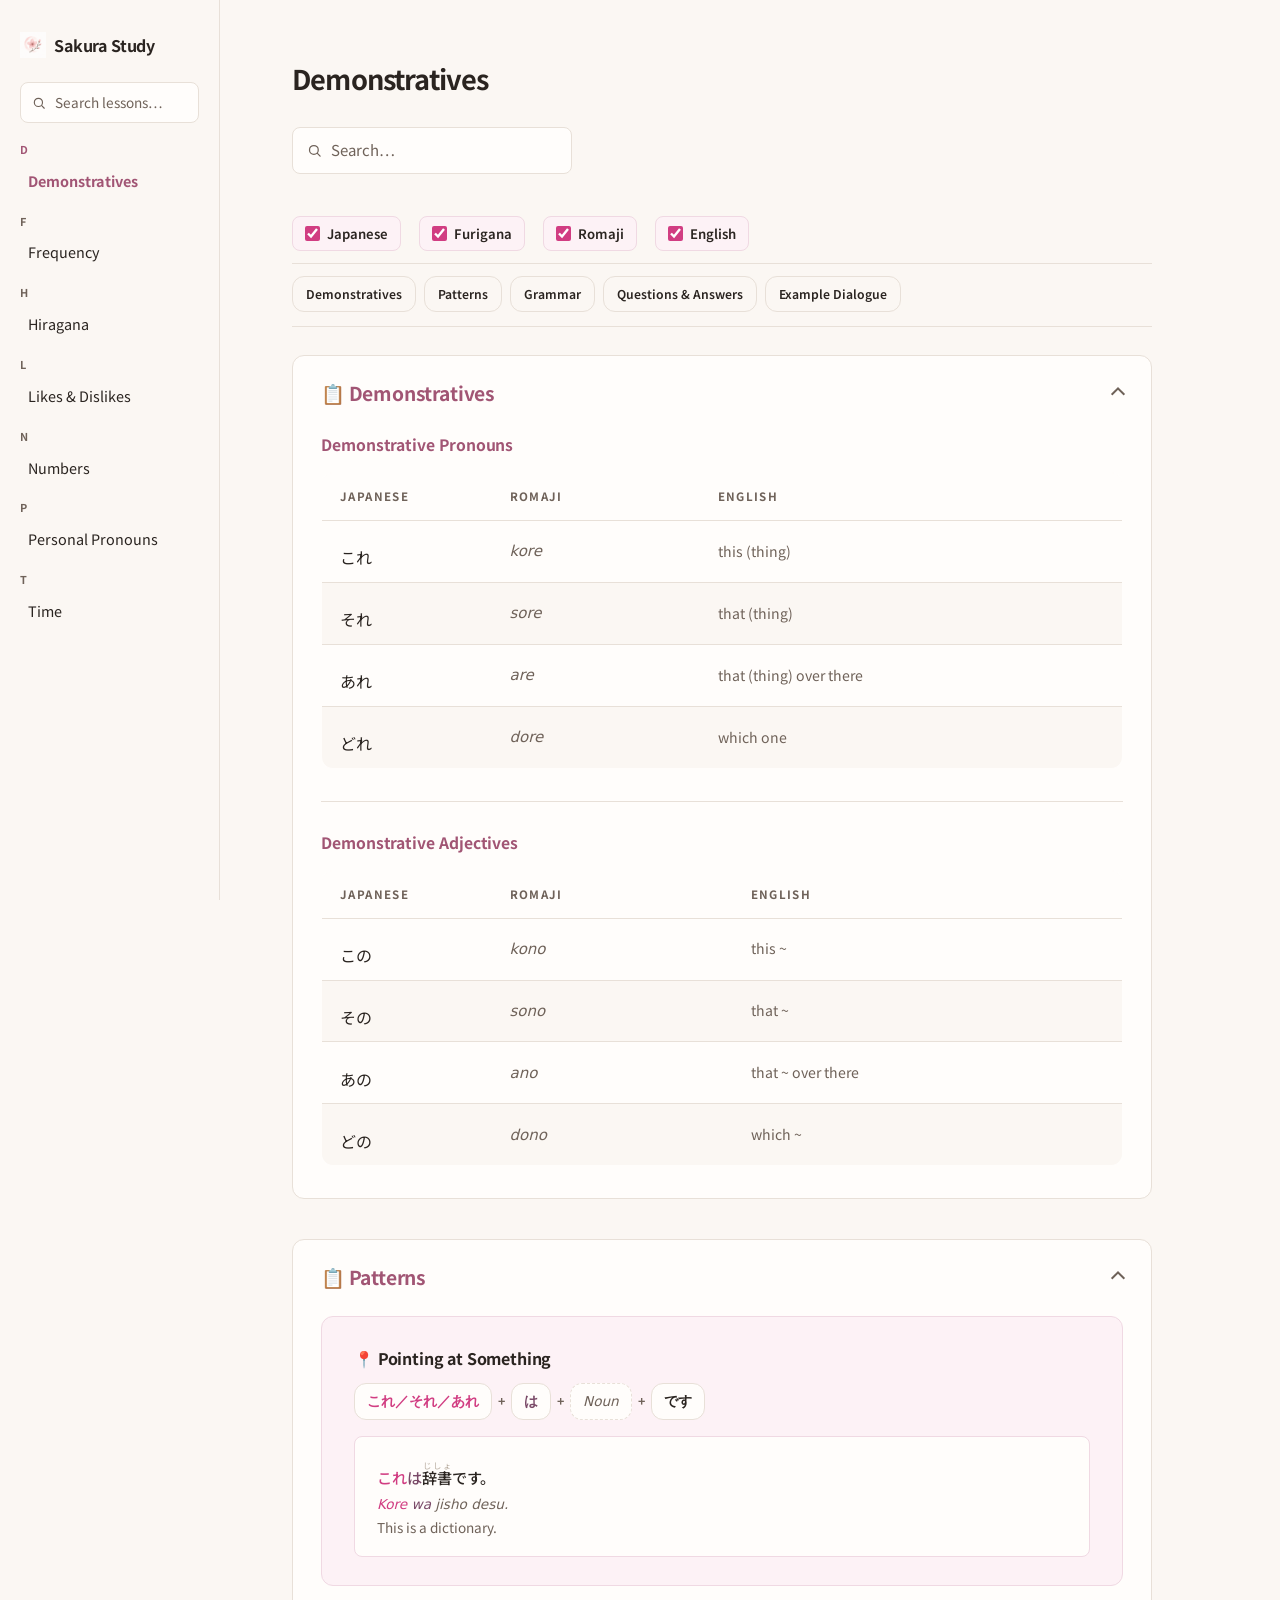
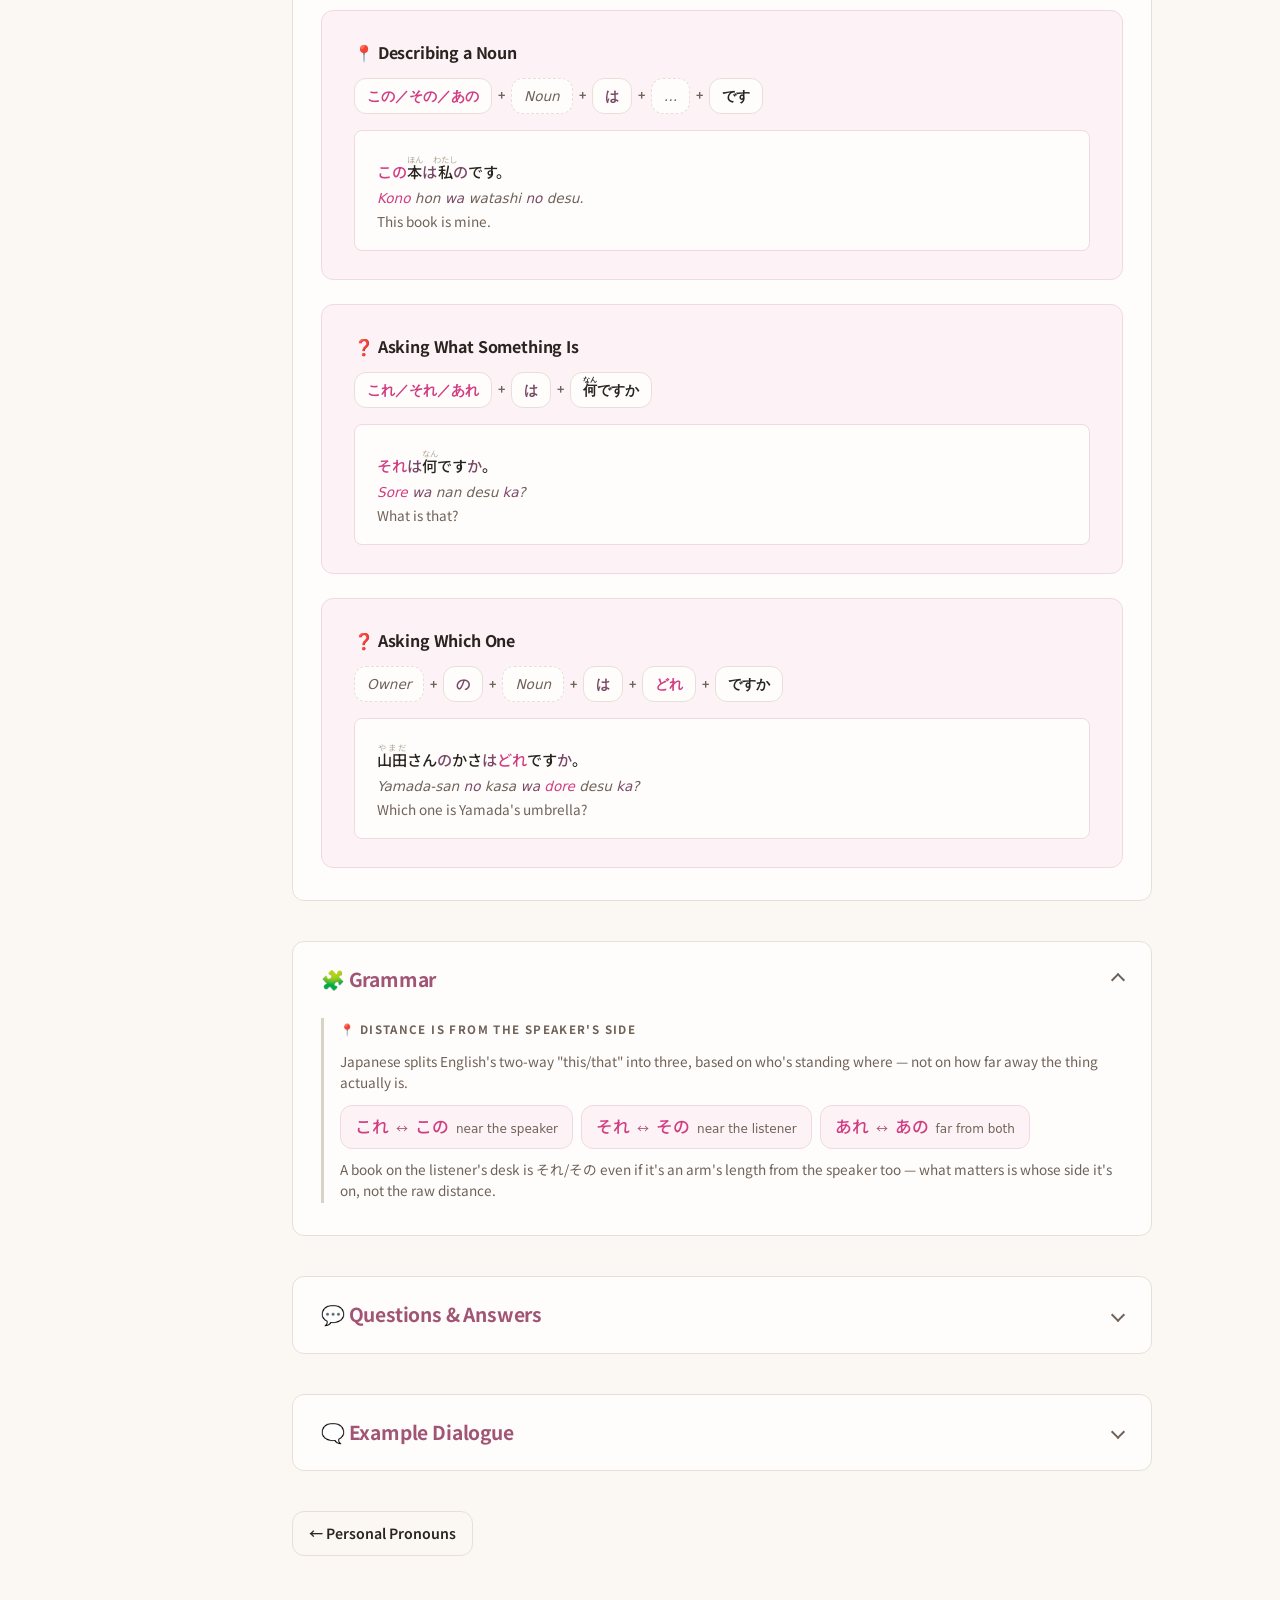
<file: pages/demonstratives.html>
<!doctype html>
<html lang="en">
  <head>
    <meta charset="UTF-8" />
    <meta name="viewport" content="width=device-width, initial-scale=1.0" />

    <title>Sakura Study — Demonstratives</title>
    <meta name="description" content="A personal Japanese reference notebook. Demonstratives (JLPT N5): これ/それ/あれ/どれ, この/その/あの/どの, grammar notes, and example dialogues." />
    <link rel="icon" type="image/svg+xml" href="../assets/favicon.svg" />
    <meta property="og:type" content="website" />
    <meta property="og:title" content="Sakura Study — Demonstratives" />
    <meta property="og:description" content="A personal Japanese reference notebook. Demonstratives (JLPT N5): これ/それ/あれ/どれ, この/その/あの/どの, grammar notes, and example dialogues." />
    <meta property="og:url" content="https://sakura.lauramaestuv.workers.dev/pages/demonstratives.html" />
    <meta name="twitter:card" content="summary" />

    <!-- ------------------------------------- -->
    <!-- FONT -->
    <!-- ------------------------------------- -->

    <link rel="preconnect" href="https://fonts.googleapis.com" />
    <link rel="preconnect" href="https://fonts.gstatic.com" crossorigin />
    <link href="https://fonts.googleapis.com/css2?family=Noto+Sans+JP:wght@400;500;700&display=swap" rel="stylesheet" />

    <!-- ------------------------------------- -->
    <!-- STYLES -->
    <!-- ------------------------------------- -->

    <link rel="stylesheet" href="../assets/style.css" />

    <!-- ------------------------------------- -->
    <!-- DATA TABLES -->
    <!-- ------------------------------------- -->
    <!-- dataTables.min.js (this build) requires jQuery to already be
         defined, so jQuery has to load first. Both are loaded once
         here; do not also load either again before </body>. -->
    <script src="https://code.jquery.com/jquery-3.7.1.min.js" integrity="sha384-1H217gwSVyLSIfaLxHbE7dRb3v4mYCKbpQvzx0cegeju1MVsGrX5xXxAvs/HgeFs" crossorigin="anonymous"></script>
    <script src="https://cdn.datatables.net/2.3.2/js/dataTables.min.js" integrity="sha384-RZEqG156bBQSxYY9lwjUz/nKVkqYj/QNK9dEjjyJ/EVTO7ndWwk6ZWEkvaKdRm/U" crossorigin="anonymous"></script>

  </head>

  <!-- ------------------------------------- -->
  <!-- BODY STARTS -->
  <!-- ------------------------------------- -->

  <body>
    <div class="layout">
      <aside class="sidebar">

        <!-- ------------------------------------- -->
        <!-- SIDEBAR BRAND -->
        <!-- ------------------------------------- -->
        <!-- The only way back to the landing page — it's deliberately
             not one of the alphabetical entries below, since it isn't
             study content itself. -->
        <a class="sidebar-brand" href="../index.html"><img src="../assets/img/logo.png" alt="" width="26" height="26" />Sakura Study</a>

        <!-- ------------------------------------- -->
        <!-- SIDEBAR SEARCH -->
        <!-- ------------------------------------- -->
        <div class="sidebar-search">
          <input
            type="text"
            id="sidebarSearch"
            placeholder="Search lessons…"
            autocomplete="off"
          />
          <div class="search-results" id="searchResults" hidden></div>
        </div>

        <!-- ------------------------------------- -->
        <!-- SIDEBAR NAVIGATION -->
        <!-- ------------------------------------- -->
        <!-- Flat and alphabetical, no category heading — every page on
             the site (regardless of folder) sorted by title into one
             .menu-group per starting letter, the same organizing idea
             as the home page's own .category-list (grouped by topic
             there instead of alphabetically). To add a page: drop
             the file in its folder, then add its <a> to the matching
             (or a new) .menu-group here in alphabetical order — the
             search script and layout both work off this flat
             structure, no other markup changes needed.

             Links are relative, not root-absolute — this site has to keep
             working wherever it's hosted (root domain, a subpath, a
             local file), and only relative paths are guaranteed to
             survive that. The cost: every link's ../ count depends on
             the linking page's own folder depth. From root (index.html)
             assets are assets/style.css and pages are
             pages/numbers.html. From one folder deep
             (pages/*.html) it's ../assets/style.css, a same-folder
             page is just numbers.html, and a different category is
             ../grammar/particles.html. One more ../ per extra level of
             nesting — get the depth right when copying this nav to a
             new page.

             This search matches every lesson's actual content, not just page
             titles — see initGlobalSearch in assets/script.js and
             assets/search-index.js (regenerate that file after editing
             lesson content: python3 assets/build-search-index.py). -->
        <nav class="menu" id="sidebarMenu" aria-label="Lessons">
          <div class="menu-letter-group">
            <button type="button" class="menu-letter-btn active" aria-haspopup="true" aria-expanded="false">D</button>
            <div class="menu-popover" role="menu">
              <a href="demonstratives.html" class="active" aria-current="page" role="menuitem">Demonstratives</a>
            </div>
          </div>
          <div class="menu-letter-group">
            <button type="button" class="menu-letter-btn" aria-haspopup="true" aria-expanded="false">F</button>
            <div class="menu-popover" role="menu">
              <a href="frequency.html" role="menuitem">Frequency</a>
            </div>
          </div>
          <div class="menu-letter-group">
            <button type="button" class="menu-letter-btn" aria-haspopup="true" aria-expanded="false">H</button>
            <div class="menu-popover" role="menu">
              <a href="hiragana.html" role="menuitem">Hiragana</a>
            </div>
          </div>
          <div class="menu-letter-group">
            <button type="button" class="menu-letter-btn" aria-haspopup="true" aria-expanded="false">L</button>
            <div class="menu-popover" role="menu">
              <a href="likes-dislikes.html" role="menuitem">Likes &amp; Dislikes</a>
            </div>
          </div>
          <div class="menu-letter-group">
            <button type="button" class="menu-letter-btn" aria-haspopup="true" aria-expanded="false">N</button>
            <div class="menu-popover" role="menu">
              <a href="numbers.html" role="menuitem">Numbers</a>
            </div>
          </div>
          <div class="menu-letter-group">
            <button type="button" class="menu-letter-btn" aria-haspopup="true" aria-expanded="false">P</button>
            <div class="menu-popover" role="menu">
              <a href="pronouns.html" role="menuitem">Personal Pronouns</a>
            </div>
          </div>
          <div class="menu-letter-group">
            <button type="button" class="menu-letter-btn" aria-haspopup="true" aria-expanded="false">T</button>
            <div class="menu-popover" role="menu">
              <a href="time.html" role="menuitem">Time</a>
            </div>
          </div>
        </nav>
      </aside>

      <main class="content">
        <div class="page">
          <h1>Demonstratives</h1>

          <!-- ------------------------------------- -->
          <!-- PAGE SEARCH -->
          <!-- ------------------------------------- -->
          <!-- One search box for the whole page, filtering every
               table.ref-table and every .dialogue-card on it at once
               (each table keeps its own DataTables instance for
               sorting, but search is always driven from here instead
               of a per-table box). Typing a non-empty query
               force-opens every toggle below so matches in a collapsed
               section are still visible. -->

          <div class="page-search">
            <input
              type="text"
              id="pageSearch"
              placeholder="Search…"
              autocomplete="off"
              aria-label="Search all demonstratives tables and dialogues"
            />
          </div>

          <!-- ------------------------------------- -->
          <!-- PAGE TOOLBAR (sticky) -->
          <!-- ------------------------------------- -->
          <!-- Display toggles + table nav, stacked and pinned to the
               viewport top together (see .page-toolbar, style.css) so
               both stay reachable the whole time you're reading, not
               just before the first scroll. Same two children, same
               markup, on every lesson page. -->

          <div class="page-toolbar">

            <!-- Japanese/furigana/romaji/English, on by default and
                 persisted in localStorage across the whole site — see
                 initDisplayToggles in assets/script.js. -->

            <div class="display-toggles">
              <label><input type="checkbox" id="toggleJapanese" checked /> Japanese</label>
              <label><input type="checkbox" id="toggleFurigana" checked /> Furigana</label>
              <label><input type="checkbox" id="toggleRomaji" checked /> Romaji</label>
              <label><input type="checkbox" id="toggleEnglish" checked /> English</label>
            </div>

            <!-- Quick-jump links. Clicking one opens that section's
                 toggle (they're collapsed by default) and scrolls to
                 it — see initTableNav in assets/script.js. Keep this in
                 sync with the toggle-section ids below whenever a
                 section is added, renamed, or reordered. -->

            <nav class="table-nav" id="tableNav">
              <a href="#demonstratives">Demonstratives</a>
              <a href="#patterns">Patterns</a>
              <a href="#grammar">Grammar</a>
              <a href="#questions-answers">Questions &amp; Answers</a>
              <a href="#example-dialogue">Example Dialogue</a>
            </nav>
          </div>

          <!-- ------------------------------------- -->
          <!-- DEMONSTRATIVES (PRONOUNS + ADJECTIVES) -->
          <!-- ------------------------------------- -->
          <!-- これ/それ/あれ/どれ (stand alone) and この/その/あの/どの
               (always attach to a noun) are two tables of one lesson,
               not two lessons — one core section with two labeled
               sub-tables (see .table-subsection, style.css) instead of
               two unrelated top-level sections, same template every
               multi-table page now follows. No data-default-order on
               either table on purpose: each one's whole teaching value
               is the near/far/question sequence, and script.js's
               initReferenceTables already falls back to authored order
               when the attribute is absent, so sorting alphabetically
               by English (this / that / that over there / which one)
               would scramble exactly the order a learner needs to see
               first. -->

          <details class="toggle-section" id="demonstratives" open>
            <summary><h2>📋 Demonstratives</h2></summary>

            <div class="toggle-body">

              <div class="table-subsection" id="demonstrative-pronouns">
                <h3>Demonstrative Pronouns</h3>
                <table id="demonstrativePronounsTable" class="ref-table">
                  <thead>
                    <tr>
                      <th>Japanese</th>
                      <th class="col-romaji">Romaji</th>
                      <th class="col-english">English</th>
                    </tr>
                  </thead>

                  <tbody>
                    <tr>
                      <td class="jp" lang="ja">
                        <ruby><span class="kanji kana-only">これ</span><rt>&nbsp;</rt></ruby>
                      </td>
                      <td class="romaji">kore</td>
                      <td class="english">this (thing)</td>
                    </tr>
                    <tr>
                      <td class="jp" lang="ja">
                        <ruby><span class="kanji kana-only">それ</span><rt>&nbsp;</rt></ruby>
                      </td>
                      <td class="romaji">sore</td>
                      <td class="english">that (thing)</td>
                    </tr>
                    <tr>
                      <td class="jp" lang="ja">
                        <ruby><span class="kanji kana-only">あれ</span><rt>&nbsp;</rt></ruby>
                      </td>
                      <td class="romaji">are</td>
                      <td class="english">that (thing) over there</td>
                    </tr>
                    <tr>
                      <td class="jp" lang="ja">
                        <ruby><span class="kanji kana-only">どれ</span><rt>&nbsp;</rt></ruby>
                      </td>
                      <td class="romaji">dore</td>
                      <td class="english">which one</td>
                    </tr>
                  </tbody>
                </table>
              </div>

              <div class="table-subsection" id="demonstrative-adjectives">
                <h3>Demonstrative Adjectives</h3>
                <table id="demonstrativeAdjectivesTable" class="ref-table">
                  <thead>
                    <tr>
                      <th>Japanese</th>
                      <th class="col-romaji">Romaji</th>
                      <th class="col-english">English</th>
                    </tr>
                  </thead>

                  <tbody>
                    <tr>
                      <td class="jp" lang="ja">
                        <ruby><span class="kanji kana-only">この</span><rt>&nbsp;</rt></ruby>
                      </td>
                      <td class="romaji">kono</td>
                      <td class="english">this ~</td>
                    </tr>
                    <tr>
                      <td class="jp" lang="ja">
                        <ruby><span class="kanji kana-only">その</span><rt>&nbsp;</rt></ruby>
                      </td>
                      <td class="romaji">sono</td>
                      <td class="english">that ~</td>
                    </tr>
                    <tr>
                      <td class="jp" lang="ja">
                        <ruby><span class="kanji kana-only">あの</span><rt>&nbsp;</rt></ruby>
                      </td>
                      <td class="romaji">ano</td>
                      <td class="english">that ~ over there</td>
                    </tr>
                    <tr>
                      <td class="jp" lang="ja">
                        <ruby><span class="kanji kana-only">どの</span><rt>&nbsp;</rt></ruby>
                      </td>
                      <td class="romaji">dono</td>
                      <td class="english">which ~</td>
                    </tr>
                  </tbody>
                </table>
              </div>

            </div>
          </details>

          <!-- ------------------------------------- -->
          <!-- PATTERNS -->
          <!-- ------------------------------------- -->
          <!-- The abstract sentence shapes this lesson teaches, pulled
               out of Questions & Answers into their own standard
               section (every page follows Core → Patterns → Grammar →
               Q&A → Dialogue now) so Q&A only holds worked exchanges.
               Cards reuse .dialogue-card + .notes exactly as Likes &
               Dislikes' own Patterns section does, stacked full-width
               in a .pattern-list (see style.css) rather than the
               narrow multi-column .dialogue-grid every other card
               section uses — a formula-then-example card scans better
               with the extra width. .pattern-formula adds the
               plain-text sentence shape above each worked example, and
               isn't itself display-toggle-gated (see PATTERN FORMULA,
               style.css) since it's a structural label, not a
               vocabulary example — though any real Japanese word
               inside a formula piece (何, の) still carries its own
               furigana like everywhere else on the site. Each worked
               example sits in its own .pattern-example sub-panel so
               "the shape" and "one real sentence in that shape" read
               as two distinct steps, not one run-together block. -->

          <details class="toggle-section" id="patterns" open>
            <summary><h2>📋 Patterns</h2></summary>

            <div class="toggle-body">
              <div class="pattern-list">

                <article class="dialogue-card pattern-card">
                  <h3 class="dialogue-title">📍 Pointing at Something</h3>
                  <div class="pattern-formula">
                    <span class="formula-piece"><span class="grammar-point">これ／それ／あれ</span></span>
                    <span class="formula-plus">+</span>
                    <span class="formula-piece"><span class="particle">は</span></span>
                    <span class="formula-plus">+</span>
                    <span class="formula-piece formula-piece--slot">Noun</span>
                    <span class="formula-plus">+</span>
                    <span class="formula-piece">です</span>
                  </div>
                  <div class="pattern-example">
                    <p class="notes">
                      <span class="example-jp" lang="ja"><span class="grammar-point">これ</span><span class="particle">は</span><ruby>辞書<rt>じしょ</rt></ruby>です。</span><br>
                      <span class="example"><span class="grammar-point">Kore</span> <span class="particle">wa</span> jisho desu.</span><br>
                      <span class="example-en">This is a dictionary.</span>
                    </p>
                  </div>
                </article>

                <article class="dialogue-card pattern-card">
                  <h3 class="dialogue-title">📍 Describing a Noun</h3>
                  <div class="pattern-formula">
                    <span class="formula-piece"><span class="grammar-point">この／その／あの</span></span>
                    <span class="formula-plus">+</span>
                    <span class="formula-piece formula-piece--slot">Noun</span>
                    <span class="formula-plus">+</span>
                    <span class="formula-piece"><span class="particle">は</span></span>
                    <span class="formula-plus">+</span>
                    <span class="formula-piece formula-piece--slot">…</span>
                    <span class="formula-plus">+</span>
                    <span class="formula-piece">です</span>
                  </div>
                  <div class="pattern-example">
                    <p class="notes">
                      <span class="example-jp" lang="ja"><span class="grammar-point">この</span><ruby>本<rt>ほん</rt></ruby><span class="particle">は</span><ruby>私<rt>わたし</rt></ruby><span class="particle">の</span>です。</span><br>
                      <span class="example"><span class="grammar-point">Kono</span> hon <span class="particle">wa</span> watashi <span class="particle">no</span> desu.</span><br>
                      <span class="example-en">This book is mine.</span>
                    </p>
                  </div>
                </article>

                <article class="dialogue-card pattern-card">
                  <h3 class="dialogue-title">❓ Asking What Something Is</h3>
                  <div class="pattern-formula">
                    <span class="formula-piece"><span class="grammar-point">これ／それ／あれ</span></span>
                    <span class="formula-plus">+</span>
                    <span class="formula-piece"><span class="particle">は</span></span>
                    <span class="formula-plus">+</span>
                    <span class="formula-piece"><ruby>何<rt>なん</rt></ruby>ですか</span>
                  </div>
                  <div class="pattern-example">
                    <p class="notes">
                      <span class="example-jp" lang="ja"><span class="grammar-point">それ</span><span class="particle">は</span><ruby>何<rt>なん</rt></ruby>です<span class="particle">か</span>。</span><br>
                      <span class="example"><span class="grammar-point">Sore</span> <span class="particle">wa</span> nan desu <span class="particle">ka</span>?</span><br>
                      <span class="example-en">What is that?</span>
                    </p>
                  </div>
                </article>

                <article class="dialogue-card pattern-card">
                  <h3 class="dialogue-title">❓ Asking Which One</h3>
                  <div class="pattern-formula">
                    <span class="formula-piece formula-piece--slot">Owner</span>
                    <span class="formula-plus">+</span>
                    <span class="formula-piece"><span class="particle">の</span></span>
                    <span class="formula-plus">+</span>
                    <span class="formula-piece formula-piece--slot">Noun</span>
                    <span class="formula-plus">+</span>
                    <span class="formula-piece"><span class="particle">は</span></span>
                    <span class="formula-plus">+</span>
                    <span class="formula-piece"><span class="grammar-point">どれ</span></span>
                    <span class="formula-plus">+</span>
                    <span class="formula-piece">ですか</span>
                  </div>
                  <div class="pattern-example">
                    <p class="notes">
                      <span class="example-jp" lang="ja"><ruby>山田<rt>やまだ</rt></ruby>さん<span class="particle">の</span>かさ<span class="particle">は</span><span class="grammar-point">どれ</span>です<span class="particle">か</span>。</span><br>
                      <span class="example">Yamada-san <span class="particle">no</span> kasa <span class="particle">wa</span> <span class="grammar-point">dore</span> desu <span class="particle">ka</span>?</span><br>
                      <span class="example-en">Which one is Yamada's umbrella?</span>
                    </p>
                  </div>
                </article>

              </div>
            </div>
          </details>

          <!-- ------------------------------------- -->
          <!-- GRAMMAR -->
          <!-- ------------------------------------- -->
          <!-- Just the one structural rule that isn't already obvious
               from the two tables above (これ・それ・あれ・どれ replace
               a noun, この・その・あの・どの modify one — restating that
               was redundant with the tables themselves and the Pronouns/
               Adjectives labels already on them, so that note was
               dropped rather than moved here). -->

          <details class="toggle-section" id="grammar" open>
            <summary><h2>🧩 Grammar</h2></summary>

            <div class="toggle-body">
              <div class="grammar-note grammar-note--neutral">
                <h3>📍 Distance Is From the Speaker's Side</h3>
                <p class="notes">Japanese splits English's two-way "this/that" into three, based on who's standing where — not on how far away the thing actually is.</p>
                <div class="compare-pills">
                  <span class="compare-pill"><span class="compare-from" lang="ja"><span class="grammar-point">これ</span></span><span class="compare-arrow">↔</span><span class="compare-to" lang="ja"><span class="grammar-point">この</span></span><span class="compare-romaji">near the speaker</span></span>
                  <span class="compare-pill"><span class="compare-from" lang="ja"><span class="grammar-point">それ</span></span><span class="compare-arrow">↔</span><span class="compare-to" lang="ja"><span class="grammar-point">その</span></span><span class="compare-romaji">near the listener</span></span>
                  <span class="compare-pill"><span class="compare-from" lang="ja"><span class="grammar-point">あれ</span></span><span class="compare-arrow">↔</span><span class="compare-to" lang="ja"><span class="grammar-point">あの</span></span><span class="compare-romaji">far from both</span></span>
                </div>
                <p class="notes">A book on the listener's desk is それ/その even if it's an arm's length from the speaker too — what matters is whose side it's on, not the raw distance.</p>
              </div>
            </div>
          </details>

          <!-- ------------------------------------- -->
          <!-- QUESTIONS & ANSWERS (DIALOGUE CARDS) -->
          <!-- ------------------------------------- -->
          <!-- Worked exchanges only — the abstract patterns these apply
               now live in their own Patterns section above. -->

          <details class="toggle-section" id="questions-answers">
            <summary><h2>💬 Questions &amp; Answers</h2></summary>

            <div class="toggle-body">
              <div class="dialogue-grid">

                <article class="dialogue-card qa-card">
                  <h3 class="dialogue-title">🖊️ What Is This?</h3>
                  <div class="dialogue-messages">
                    <div class="message message-a">
                      <span class="message-speaker">A</span>
                      <div class="message-bubble">
                        <p class="message-jp" lang="ja"><span class="grammar-point">これ</span><span class="particle">は</span><ruby>何<rt>なん</rt></ruby>です<span class="particle">か</span>。</p>
                        <p class="message-romaji"><span class="grammar-point">Kore</span> <span class="particle">wa</span> nan desu <span class="particle">ka</span>?</p>
                        <p class="message-en">What is this?</p>
                      </div>
                    </div>
                    <div class="message message-b">
                      <span class="message-speaker">B</span>
                      <div class="message-bubble">
                        <p class="message-jp" lang="ja"><span class="grammar-point">それ</span><span class="particle">は</span>ペンです。</p>
                        <p class="message-romaji"><span class="grammar-point">Sore</span> <span class="particle">wa</span> pen desu.</p>
                        <p class="message-en">That is a pen.</p>
                      </div>
                    </div>
                  </div>
                </article>

                <article class="dialogue-card qa-card">
                  <h3 class="dialogue-title">🏥 What Is That Over There?</h3>
                  <div class="dialogue-messages">
                    <div class="message message-a">
                      <span class="message-speaker">A</span>
                      <div class="message-bubble">
                        <p class="message-jp" lang="ja"><span class="grammar-point">あれ</span><span class="particle">は</span><ruby>何<rt>なん</rt></ruby>です<span class="particle">か</span>。</p>
                        <p class="message-romaji"><span class="grammar-point">Are</span> <span class="particle">wa</span> nan desu <span class="particle">ka</span>?</p>
                        <p class="message-en">What is that over there?</p>
                      </div>
                    </div>
                    <div class="message message-b">
                      <span class="message-speaker">B</span>
                      <div class="message-bubble">
                        <p class="message-jp" lang="ja"><span class="grammar-point">あれ</span><span class="particle">は</span><ruby>病院<rt>びょういん</rt></ruby>です。</p>
                        <p class="message-romaji"><span class="grammar-point">Are</span> <span class="particle">wa</span> byōin desu.</p>
                        <p class="message-en">That over there is a hospital.</p>
                      </div>
                    </div>
                  </div>
                </article>

                <article class="dialogue-card qa-card">
                  <h3 class="dialogue-title">☂️ Which One?</h3>
                  <div class="dialogue-messages">
                    <div class="message message-a">
                      <span class="message-speaker">A</span>
                      <div class="message-bubble">
                        <p class="message-jp" lang="ja"><ruby>田中<rt>たなか</rt></ruby>さん<span class="particle">の</span>かさ<span class="particle">は</span><span class="grammar-point">どれ</span>です<span class="particle">か</span>。</p>
                        <p class="message-romaji">Tanaka-san <span class="particle">no</span> kasa <span class="particle">wa</span> <span class="grammar-point">dore</span> desu <span class="particle">ka</span>?</p>
                        <p class="message-en">Which one is Tanaka's umbrella?</p>
                      </div>
                    </div>
                    <div class="message message-b">
                      <span class="message-speaker">B</span>
                      <div class="message-bubble">
                        <p class="message-jp" lang="ja"><span class="grammar-point">これ</span>です。</p>
                        <p class="message-romaji"><span class="grammar-point">Kore</span> desu.</p>
                        <p class="message-en">This one.</p>
                      </div>
                    </div>
                  </div>
                </article>

                <article class="dialogue-card qa-card">
                  <h3 class="dialogue-title">📚 Which Book?</h3>
                  <div class="dialogue-messages">
                    <div class="message message-a">
                      <span class="message-speaker">A</span>
                      <div class="message-bubble">
                        <p class="message-jp" lang="ja"><span class="grammar-point">どの</span><ruby>本<rt>ほん</rt></ruby><span class="particle">が</span><ruby>山田<rt>やまだ</rt></ruby>さん<span class="particle">の</span>です<span class="particle">か</span>。</p>
                        <p class="message-romaji"><span class="grammar-point">Dono</span> hon <span class="particle">ga</span> Yamada-san <span class="particle">no</span> desu <span class="particle">ka</span>?</p>
                        <p class="message-en">Which book is Yamada's?</p>
                      </div>
                    </div>
                    <div class="message message-b">
                      <span class="message-speaker">B</span>
                      <div class="message-bubble">
                        <p class="message-jp" lang="ja"><span class="grammar-point">この</span><ruby>本<rt>ほん</rt></ruby>です。</p>
                        <p class="message-romaji"><span class="grammar-point">Kono</span> hon desu.</p>
                        <p class="message-en">This book.</p>
                      </div>
                    </div>
                  </div>
                </article>

                <article class="dialogue-card qa-card">
                  <h3 class="dialogue-title">📖 Whose Book?</h3>
                  <div class="dialogue-messages">
                    <div class="message message-a">
                      <span class="message-speaker">A</span>
                      <div class="message-bubble">
                        <p class="message-jp" lang="ja"><span class="grammar-point">これ</span><span class="particle">は</span>だれ<span class="particle">の</span><ruby>本<rt>ほん</rt></ruby>です<span class="particle">か</span>。</p>
                        <p class="message-romaji"><span class="grammar-point">Kore</span> <span class="particle">wa</span> dare <span class="particle">no</span> hon desu <span class="particle">ka</span>?</p>
                        <p class="message-en">Whose book is this?</p>
                      </div>
                    </div>
                    <div class="message message-b">
                      <span class="message-speaker">B</span>
                      <div class="message-bubble">
                        <p class="message-jp" lang="ja"><ruby>田中<rt>たなか</rt></ruby>さん<span class="particle">の</span><ruby>本<rt>ほん</rt></ruby>です。</p>
                        <p class="message-romaji">Tanaka-san <span class="particle">no</span> hon desu.</p>
                        <p class="message-en">It's Tanaka's book.</p>
                      </div>
                    </div>
                  </div>
                </article>

                <article class="dialogue-card qa-card">
                  <h3 class="dialogue-title">👜 Whose Bag?</h3>
                  <div class="dialogue-messages">
                    <div class="message message-a">
                      <span class="message-speaker">A</span>
                      <div class="message-bubble">
                        <p class="message-jp" lang="ja"><span class="grammar-point">あの</span>かばん<span class="particle">は</span>だれ<span class="particle">の</span>です<span class="particle">か</span>。</p>
                        <p class="message-romaji"><span class="grammar-point">Ano</span> kaban <span class="particle">wa</span> dare <span class="particle">no</span> desu <span class="particle">ka</span>?</p>
                        <p class="message-en">Whose bag is that over there?</p>
                      </div>
                    </div>
                    <div class="message message-b">
                      <span class="message-speaker">B</span>
                      <div class="message-bubble">
                        <p class="message-jp" lang="ja"><ruby>私<rt>わたし</rt></ruby><span class="particle">の</span>です。</p>
                        <p class="message-romaji">Watashi <span class="particle">no</span> desu.</p>
                        <p class="message-en">It's mine.</p>
                      </div>
                    </div>
                  </div>
                </article>

              </div>
            </div>
          </details>

          <!-- ------------------------------------- -->
          <!-- EXAMPLE DIALOGUE -->
          <!-- ------------------------------------- -->
          <!-- One continuous back-and-forth combining both demonstrative
               groups, unlike the short single-exchange cards above — so
               it's one full-width .dialogue-card holding every turn,
               not a grid of cards. Includes both a はい (affirmative)
               and multiple いいえ (negative) answers to yes/no
               questions, so the dialogue models both polarities rather
               than only ever confirming or only ever correcting. -->

          <details class="toggle-section" id="example-dialogue">
            <summary><h2>🗨️ Example Dialogue</h2></summary>

            <div class="toggle-body">
              <article class="dialogue-card convo-card">
                <h3 class="dialogue-title">🗂️ At the Desk</h3>
                <div class="dialogue-messages">
                  <div class="message message-a">
                    <span class="message-speaker">A</span>
                    <div class="message-bubble">
                      <p class="message-jp" lang="ja">すみません、<span class="grammar-point">これ</span><span class="particle">は</span><ruby>何<rt>なん</rt></ruby>です<span class="particle">か</span>。</p>
                      <p class="message-romaji">Sumimasen, <span class="grammar-point">kore</span> <span class="particle">wa</span> nan desu <span class="particle">ka</span>?</p>
                      <p class="message-en">Excuse me, what is this?</p>
                    </div>
                  </div>
                  <div class="message message-b">
                    <span class="message-speaker">B</span>
                    <div class="message-bubble">
                      <p class="message-jp" lang="ja"><span class="grammar-point">それ</span><span class="particle">は</span><ruby>辞書<rt>じしょ</rt></ruby>です。</p>
                      <p class="message-romaji"><span class="grammar-point">Sore</span> <span class="particle">wa</span> jisho desu.</p>
                      <p class="message-en">That is a dictionary.</p>
                    </div>
                  </div>
                  <div class="message message-a">
                    <span class="message-speaker">A</span>
                    <div class="message-bubble">
                      <p class="message-jp" lang="ja">そうです<span class="particle">か</span>。<span class="grammar-point">これ</span><span class="particle">は</span>あなた<span class="particle">の</span><ruby>辞書<rt>じしょ</rt></ruby>です<span class="particle">か</span>。</p>
                      <p class="message-romaji">Sō desu <span class="particle">ka</span>. <span class="grammar-point">Kore</span> <span class="particle">wa</span> anata <span class="particle">no</span> jisho desu <span class="particle">ka</span>?</p>
                      <p class="message-en">I see. Is this your dictionary?</p>
                    </div>
                  </div>
                  <div class="message message-b">
                    <span class="message-speaker">B</span>
                    <div class="message-bubble">
                      <p class="message-jp" lang="ja">はい、<span class="grammar-point">それ</span><span class="particle">は</span><ruby>私<rt>わたし</rt></ruby><span class="particle">の</span>です。</p>
                      <p class="message-romaji">Hai, <span class="grammar-point">sore</span> <span class="particle">wa</span> watashi <span class="particle">no</span> desu.</p>
                      <p class="message-en">Yes, that's mine.</p>
                    </div>
                  </div>
                  <div class="message message-a">
                    <span class="message-speaker">A</span>
                    <div class="message-bubble">
                      <p class="message-jp" lang="ja"><span class="grammar-point">あれ</span><span class="particle">も</span><ruby>辞書<rt>じしょ</rt></ruby>です<span class="particle">か</span>。</p>
                      <p class="message-romaji"><span class="grammar-point">Are</span> <span class="particle">mo</span> jisho desu <span class="particle">ka</span>?</p>
                      <p class="message-en">Is that over there a dictionary too?</p>
                    </div>
                  </div>
                  <div class="message message-b">
                    <span class="message-speaker">B</span>
                    <div class="message-bubble">
                      <p class="message-jp" lang="ja">いいえ、<span class="grammar-point">あれ</span><span class="particle">は</span><ruby>地図<rt>ちず</rt></ruby>です。</p>
                      <p class="message-romaji">Iie, <span class="grammar-point">are</span> <span class="particle">wa</span> chizu desu.</p>
                      <p class="message-en">No, that over there is a map.</p>
                    </div>
                  </div>
                  <div class="message message-a">
                    <span class="message-speaker">A</span>
                    <div class="message-bubble">
                      <p class="message-jp" lang="ja"><span class="grammar-point">この</span><ruby>本<rt>ほん</rt></ruby><span class="particle">は</span><ruby>山田<rt>やまだ</rt></ruby>さん<span class="particle">の</span>です<span class="particle">か</span>。</p>
                      <p class="message-romaji"><span class="grammar-point">Kono</span> hon <span class="particle">wa</span> Yamada-san <span class="particle">no</span> desu <span class="particle">ka</span>?</p>
                      <p class="message-en">Is this book Yamada's?</p>
                    </div>
                  </div>
                  <div class="message message-b">
                    <span class="message-speaker">B</span>
                    <div class="message-bubble">
                      <p class="message-jp" lang="ja">いいえ、<span class="grammar-point">その</span><ruby>本<rt>ほん</rt></ruby><span class="particle">は</span><ruby>私<rt>わたし</rt></ruby><span class="particle">の</span>です。<ruby>山田<rt>やまだ</rt></ruby>さん<span class="particle">の</span><span class="particle">は</span><span class="grammar-point">あの</span><ruby>本<rt>ほん</rt></ruby>です。</p>
                      <p class="message-romaji">Iie, <span class="grammar-point">sono</span> hon <span class="particle">wa</span> watashi <span class="particle">no</span> desu. Yamada-san <span class="particle">no</span> <span class="particle">wa</span> <span class="grammar-point">ano</span> hon desu.</p>
                      <p class="message-en">No, that book is mine. Yamada's is that book over there.</p>
                    </div>
                  </div>
                  <div class="message message-a">
                    <span class="message-speaker">A</span>
                    <div class="message-bubble">
                      <p class="message-jp" lang="ja">じゃあ、<span class="grammar-point">その</span>かばん<span class="particle">は</span>だれ<span class="particle">の</span>です<span class="particle">か</span>。</p>
                      <p class="message-romaji">Jā, <span class="grammar-point">sono</span> kaban <span class="particle">wa</span> dare <span class="particle">no</span> desu <span class="particle">ka</span>?</p>
                      <p class="message-en">Then, whose bag is that near you?</p>
                    </div>
                  </div>
                  <div class="message message-b">
                    <span class="message-speaker">B</span>
                    <div class="message-bubble">
                      <p class="message-jp" lang="ja"><span class="grammar-point">この</span>かばん<span class="particle">は</span><ruby>田中<rt>たなか</rt></ruby>さん<span class="particle">の</span>です。</p>
                      <p class="message-romaji"><span class="grammar-point">Kono</span> kaban <span class="particle">wa</span> Tanaka-san <span class="particle">no</span> desu.</p>
                      <p class="message-en">This bag is Tanaka's.</p>
                    </div>
                  </div>
                  <div class="message message-a">
                    <span class="message-speaker">A</span>
                    <div class="message-bubble">
                      <p class="message-jp" lang="ja">そうです<span class="particle">か</span>。<span class="grammar-point">どの</span>かばん<span class="particle">が</span><ruby>山田<rt>やまだ</rt></ruby>さん<span class="particle">の</span>です<span class="particle">か</span>。</p>
                      <p class="message-romaji">Sō desu <span class="particle">ka</span>. <span class="grammar-point">Dono</span> kaban <span class="particle">ga</span> Yamada-san <span class="particle">no</span> desu <span class="particle">ka</span>?</p>
                      <p class="message-en">I see. Which bag is Yamada's?</p>
                    </div>
                  </div>
                  <div class="message message-b">
                    <span class="message-speaker">B</span>
                    <div class="message-bubble">
                      <p class="message-jp" lang="ja"><span class="grammar-point">あの</span>かばんです。</p>
                      <p class="message-romaji"><span class="grammar-point">Ano</span> kaban desu.</p>
                      <p class="message-en">That bag over there.</p>
                    </div>
                  </div>
                  <div class="message message-a">
                    <span class="message-speaker">A</span>
                    <div class="message-bubble">
                      <p class="message-jp" lang="ja">わかりました。<ruby>田中<rt>たなか</rt></ruby>さん<span class="particle">の</span>かさ<span class="particle">は</span><span class="grammar-point">どれ</span>です<span class="particle">か</span>。</p>
                      <p class="message-romaji">Wakarimashita. Tanaka-san <span class="particle">no</span> kasa <span class="particle">wa</span> <span class="grammar-point">dore</span> desu <span class="particle">ka</span>?</p>
                      <p class="message-en">I understand. Which one is Tanaka's umbrella?</p>
                    </div>
                  </div>
                  <div class="message message-b">
                    <span class="message-speaker">B</span>
                    <div class="message-bubble">
                      <p class="message-jp" lang="ja"><span class="grammar-point">これ</span>です。</p>
                      <p class="message-romaji"><span class="grammar-point">Kore</span> desu.</p>
                      <p class="message-en">This one.</p>
                    </div>
                  </div>
                  <div class="message message-a">
                    <span class="message-speaker">A</span>
                    <div class="message-bubble">
                      <p class="message-jp" lang="ja">ありがとうございます。</p>
                      <p class="message-romaji">Arigatō gozaimasu.</p>
                      <p class="message-en">Thank you.</p>
                    </div>
                  </div>
                  <div class="message message-b">
                    <span class="message-speaker">B</span>
                    <div class="message-bubble">
                      <p class="message-jp" lang="ja">どういたしまして。</p>
                      <p class="message-romaji">Dōitashimashite.</p>
                      <p class="message-en">You're welcome.</p>
                    </div>
                  </div>
                </div>
              </article>
            </div>
          </details>

          <!-- ------------------------------------- -->
          <!-- LESSON NAV -->
          <!-- ------------------------------------- -->
          <!-- Follows the homepage's own reading order across every
               category, not just within one: Hiragana → Likes &
               Dislikes →
               Numbers → Time →
               Frequency → Personal Pronouns → Demonstratives is the
               current full chain (placeholders skipped since they have
               no page to link to). Demonstratives is the newest/last
               lesson in that chain, so there's no Next link yet. -->

          <nav class="lesson-nav">
            <a class="lesson-nav-prev" href="pronouns.html">← Personal Pronouns</a>
          </nav>
        </div>
      </main>
    </div>

<!-- ------------------------------------- -->
<!-- SCRIPTS -->
<!-- ------------------------------------- -->

<script src="../assets/search-index.js"></script>
<script src="../assets/script.js"></script>

  </body>
  <!-- ------------------------------------- -->
  <!-- BODY ENDED -->
  <!-- ------------------------------------- -->
</html>
</file>
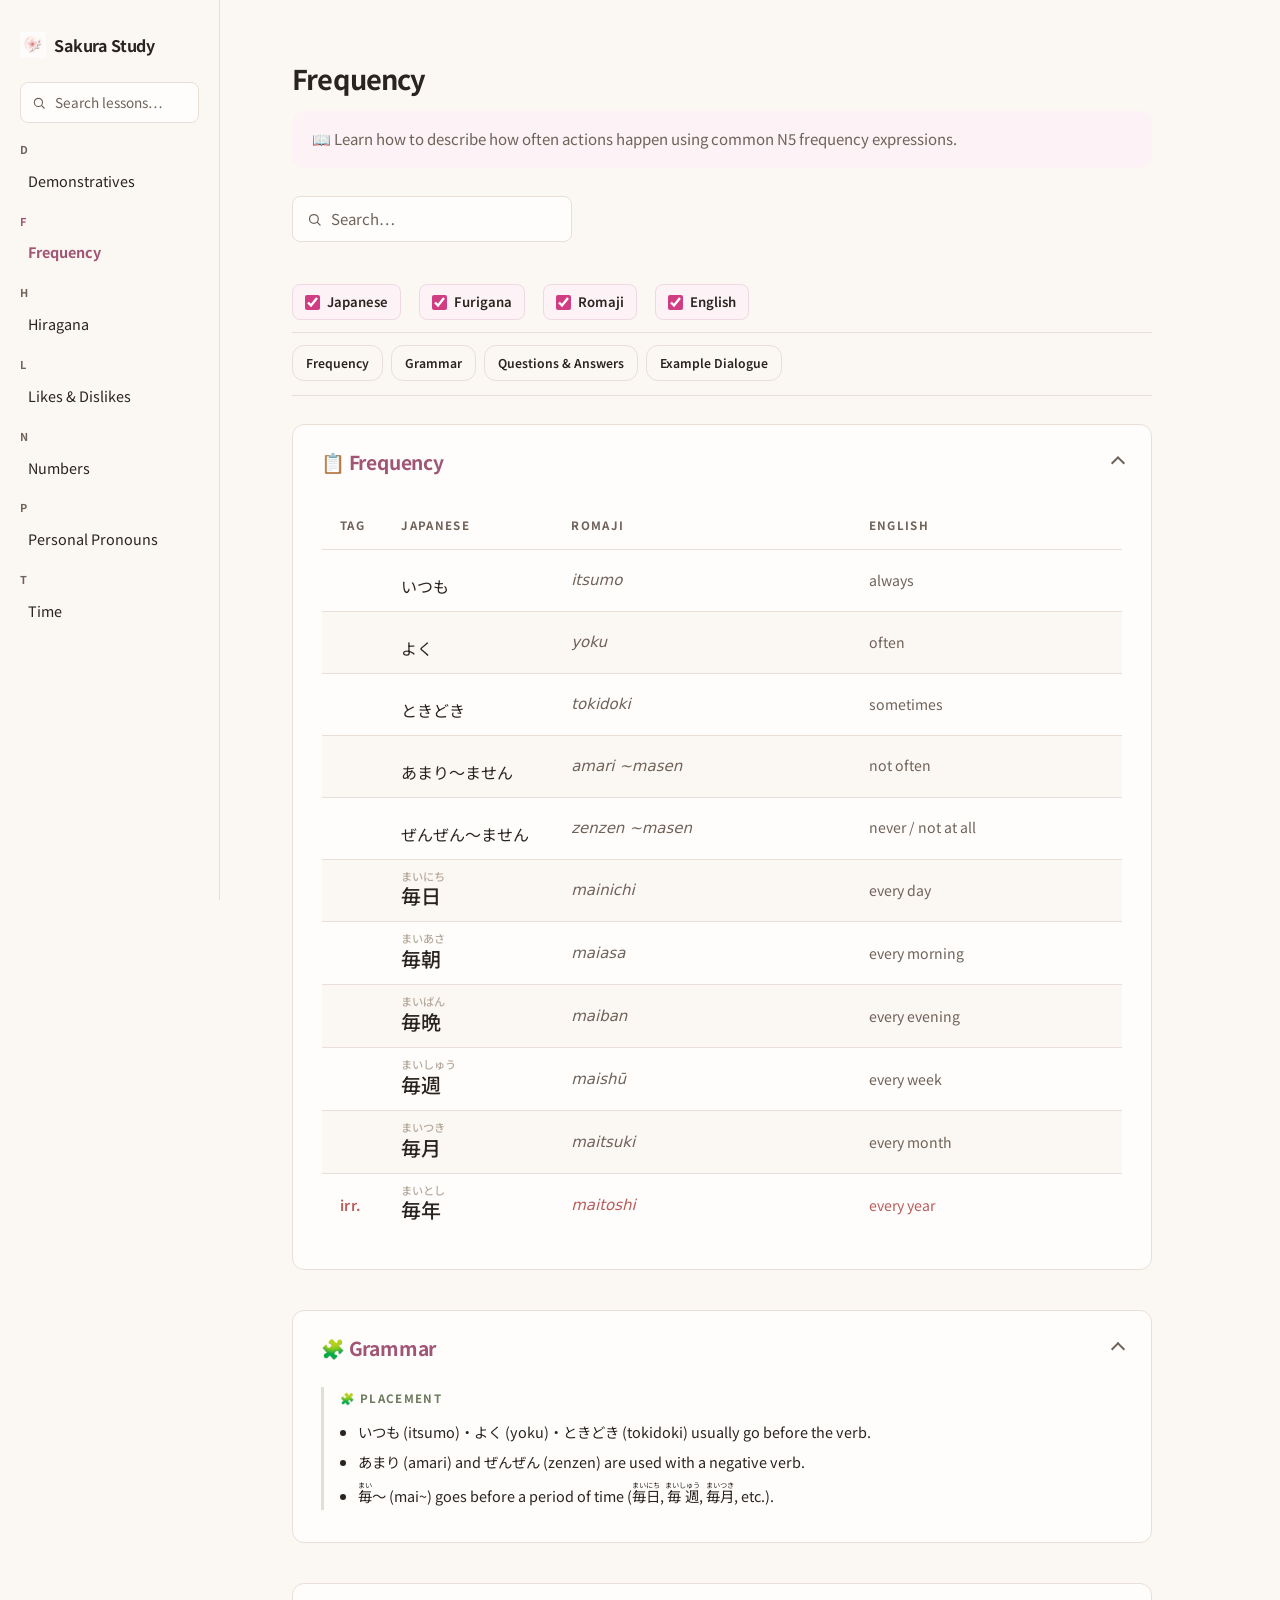
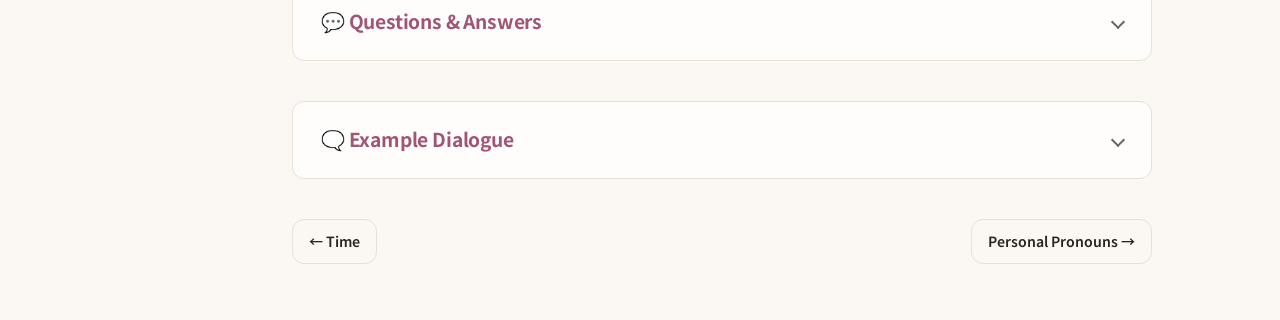
<file: pages/frequency.html>
<!doctype html>
<html lang="en">
  <head>
    <meta charset="UTF-8" />
    <meta name="viewport" content="width=device-width, initial-scale=1.0" />

    <title>Sakura Study — Frequency</title>
    <meta name="description" content="A personal Japanese reference notebook. Frequency (JLPT N5): adverbs, grammar notes, and irregular forms." />
    <link rel="icon" type="image/svg+xml" href="../assets/favicon.svg" />
    <meta property="og:type" content="website" />
    <meta property="og:title" content="Sakura Study — Frequency" />
    <meta property="og:description" content="A personal Japanese reference notebook. Frequency (JLPT N5): adverbs, grammar notes, and irregular forms." />
    <meta property="og:url" content="https://sakura.lauramaestuv.workers.dev/pages/frequency.html" />
    <meta name="twitter:card" content="summary" />

    <!-- ------------------------------------- -->
    <!-- FONT -->
    <!-- ------------------------------------- -->

    <link rel="preconnect" href="https://fonts.googleapis.com" />
    <link rel="preconnect" href="https://fonts.gstatic.com" crossorigin />
    <link href="https://fonts.googleapis.com/css2?family=Noto+Sans+JP:wght@400;500;700&display=swap" rel="stylesheet" />

    <!-- ------------------------------------- -->
    <!-- STYLES -->
    <!-- ------------------------------------- -->

    <link rel="stylesheet" href="../assets/style.css" />

    <!-- ------------------------------------- -->
    <!-- DATA TABLES -->
    <!-- ------------------------------------- -->
    <!-- dataTables.min.js (this build) requires jQuery to already be
         defined, so jQuery has to load first. Both are loaded once
         here; do not also load either again before </body>. -->
    <script src="https://code.jquery.com/jquery-3.7.1.min.js" integrity="sha384-1H217gwSVyLSIfaLxHbE7dRb3v4mYCKbpQvzx0cegeju1MVsGrX5xXxAvs/HgeFs" crossorigin="anonymous"></script>
    <script src="https://cdn.datatables.net/2.3.2/js/dataTables.min.js" integrity="sha384-RZEqG156bBQSxYY9lwjUz/nKVkqYj/QNK9dEjjyJ/EVTO7ndWwk6ZWEkvaKdRm/U" crossorigin="anonymous"></script>

  </head>

  <!-- ------------------------------------- -->
  <!-- BODY STARTS -->
  <!-- ------------------------------------- -->

  <body>
    <div class="layout">
      <aside class="sidebar">

        <!-- ------------------------------------- -->
        <!-- SIDEBAR BRAND -->
        <!-- ------------------------------------- -->
        <!-- The only way back to the landing page — it's deliberately
             not one of the alphabetical entries below, since it isn't
             study content itself. -->
        <a class="sidebar-brand" href="../index.html"><img src="../assets/img/logo.png" alt="" width="26" height="26" />Sakura Study</a>

        <!-- ------------------------------------- -->
        <!-- SIDEBAR SEARCH -->
        <!-- ------------------------------------- -->
        <div class="sidebar-search">
          <input
            type="text"
            id="sidebarSearch"
            placeholder="Search lessons…"
            autocomplete="off"
          />
          <div class="search-results" id="searchResults" hidden></div>
        </div>

        <!-- ------------------------------------- -->
        <!-- SIDEBAR NAVIGATION -->
        <!-- ------------------------------------- -->
        <!-- Flat and alphabetical, no category heading — every page on
             the site (regardless of folder) sorted by title into one
             .menu-group per starting letter, the same organizing idea
             as the home page's own .category-list (grouped by topic
             there instead of alphabetically). To add a page: drop
             the file in its folder, then add its <a> to the matching
             (or a new) .menu-group here in alphabetical order — the
             search script and layout both work off this flat
             structure, no other markup changes needed.

             Links are relative, not root-absolute — this site has to keep
             working wherever it's hosted (root domain, a subpath, a
             local file), and only relative paths are guaranteed to
             survive that. The cost: every link's ../ count depends on
             the linking page's own folder depth. From root (index.html)
             assets are assets/style.css and pages are
             pages/numbers.html. From one folder deep
             (pages/*.html) it's ../assets/style.css, a same-folder
             page is just numbers.html, and a different category is
             ../grammar/particles.html. One more ../ per extra level of
             nesting — get the depth right when copying this nav to a
             new page.

             This search matches every lesson's actual content, not just page
             titles — see initGlobalSearch in assets/script.js and
             assets/search-index.js (regenerate that file after editing
             lesson content: python3 assets/build-search-index.py). -->
        <nav class="menu" id="sidebarMenu" aria-label="Lessons">
          <div class="menu-letter-group">
            <button type="button" class="menu-letter-btn" aria-haspopup="true" aria-expanded="false">D</button>
            <div class="menu-popover" role="menu">
              <a href="demonstratives.html" role="menuitem">Demonstratives</a>
            </div>
          </div>
          <div class="menu-letter-group">
            <button type="button" class="menu-letter-btn active" aria-haspopup="true" aria-expanded="false">F</button>
            <div class="menu-popover" role="menu">
              <a href="frequency.html" class="active" aria-current="page" role="menuitem">Frequency</a>
            </div>
          </div>
          <div class="menu-letter-group">
            <button type="button" class="menu-letter-btn" aria-haspopup="true" aria-expanded="false">H</button>
            <div class="menu-popover" role="menu">
              <a href="hiragana.html" role="menuitem">Hiragana</a>
            </div>
          </div>
          <div class="menu-letter-group">
            <button type="button" class="menu-letter-btn" aria-haspopup="true" aria-expanded="false">L</button>
            <div class="menu-popover" role="menu">
              <a href="likes-dislikes.html" role="menuitem">Likes &amp; Dislikes</a>
            </div>
          </div>
          <div class="menu-letter-group">
            <button type="button" class="menu-letter-btn" aria-haspopup="true" aria-expanded="false">N</button>
            <div class="menu-popover" role="menu">
              <a href="numbers.html" role="menuitem">Numbers</a>
            </div>
          </div>
          <div class="menu-letter-group">
            <button type="button" class="menu-letter-btn" aria-haspopup="true" aria-expanded="false">P</button>
            <div class="menu-popover" role="menu">
              <a href="pronouns.html" role="menuitem">Personal Pronouns</a>
            </div>
          </div>
          <div class="menu-letter-group">
            <button type="button" class="menu-letter-btn" aria-haspopup="true" aria-expanded="false">T</button>
            <div class="menu-popover" role="menu">
              <a href="time.html" role="menuitem">Time</a>
            </div>
          </div>
        </nav>
      </aside>

      <main class="content">
        <div class="page">
          <h1>Frequency</h1>
          <p class="lesson-overview">📖 Learn how to describe how often actions happen using common N5 frequency expressions.</p>

          <!-- ------------------------------------- -->
          <!-- PAGE SEARCH -->
          <!-- ------------------------------------- -->
          <!-- One search box for the whole page, filtering every
               table.ref-table and every .dialogue-card on it at once
               (each table keeps its own DataTables instance for
               sorting, but search is always driven from here instead
               of a per-table box). Typing a non-empty query
               force-opens every toggle below so matches in a collapsed
               section are still visible. -->

          <div class="page-search">
            <input
              type="text"
              id="pageSearch"
              placeholder="Search…"
              autocomplete="off"
              aria-label="Search all frequency tables and dialogues"
            />
          </div>

          <!-- ------------------------------------- -->
          <!-- PAGE TOOLBAR (sticky) -->
          <!-- ------------------------------------- -->
          <!-- Display toggles + table nav, stacked and pinned to the
               viewport top together (see .page-toolbar, style.css) so
               both stay reachable the whole time you're reading, not
               just before the first scroll. Same two children, same
               markup, on every lesson page. -->

          <div class="page-toolbar">

            <!-- Japanese/furigana/romaji/English, on by default and
                 persisted in localStorage across the whole site — see
                 initDisplayToggles in assets/script.js. -->

            <div class="display-toggles">
              <label><input type="checkbox" id="toggleJapanese" checked /> Japanese</label>
              <label><input type="checkbox" id="toggleFurigana" checked /> Furigana</label>
              <label><input type="checkbox" id="toggleRomaji" checked /> Romaji</label>
              <label><input type="checkbox" id="toggleEnglish" checked /> English</label>
            </div>

            <!-- Quick-jump links. Clicking one opens that section's
                 toggle (they're collapsed by default) and scrolls to
                 it — see initTableNav in assets/script.js. Keep this in
                 sync with the toggle-section ids below whenever a
                 section is added, renamed, or reordered. -->

            <nav class="table-nav" id="tableNav">
              <a href="#frequency">Frequency</a>
              <a href="#grammar">Grammar</a>
              <a href="#questions-answers">Questions &amp; Answers</a>
              <a href="#example-dialogue">Example Dialogue</a>
            </nav>
          </div>

          <!-- ------------------------------------- -->
          <!-- FREQUENCY TABLE -->
          <!-- ------------------------------------- -->

          <details class="toggle-section" id="frequency" open>
            <summary><h2>📋 Frequency</h2></summary>

            <div class="toggle-body">
              <table id="frequencyTable" class="ref-table" data-default-order="3,asc">
                <thead>
                  <tr>
                    <th class="type-col">Tag</th>
                    <th>Japanese</th>
                    <th class="col-romaji">Romaji</th>
                    <th class="col-english">English</th>
                  </tr>
                </thead>

                <tbody>
                  <tr>
                    <td class="type" data-order="0"></td>
                    <td class="jp" lang="ja">
                      <ruby><span class="kanji kana-only">いつも</span><rt>&nbsp;</rt></ruby>
                    </td>
                    <td class="romaji">itsumo</td>
                    <td class="english">always</td>
                  </tr>
                  <tr>
                    <td class="type" data-order="0"></td>
                    <td class="jp" lang="ja">
                      <ruby><span class="kanji kana-only">よく</span><rt>&nbsp;</rt></ruby>
                    </td>
                    <td class="romaji">yoku</td>
                    <td class="english">often</td>
                  </tr>
                  <tr>
                    <td class="type" data-order="0"></td>
                    <td class="jp" lang="ja">
                      <ruby><span class="kanji kana-only">ときどき</span><rt>&nbsp;</rt></ruby>
                    </td>
                    <td class="romaji">tokidoki</td>
                    <td class="english">sometimes</td>
                  </tr>
                  <tr>
                    <td class="type" data-order="0"></td>
                    <td class="jp" lang="ja">
                      <ruby><span class="kanji kana-only">あまり～ません</span><rt>&nbsp;</rt></ruby>
                    </td>
                    <td class="romaji">amari ~masen</td>
                    <td class="english">not often</td>
                  </tr>
                  <tr>
                    <td class="type" data-order="0"></td>
                    <td class="jp" lang="ja">
                      <ruby><span class="kanji kana-only">ぜんぜん～ません</span><rt>&nbsp;</rt></ruby>
                    </td>
                    <td class="romaji">zenzen ~masen</td>
                    <td class="english">never / not at all</td>
                  </tr>
                  <tr>
                    <td class="type" data-order="0"></td>
                    <td class="jp" lang="ja">
                      <ruby><span class="kanji">毎日</span><rt>まいにち</rt></ruby>
                    </td>
                    <td class="romaji">mainichi</td>
                    <td class="english">every day</td>
                  </tr>
                  <tr>
                    <td class="type" data-order="0"></td>
                    <td class="jp" lang="ja">
                      <ruby><span class="kanji">毎朝</span><rt>まいあさ</rt></ruby>
                    </td>
                    <td class="romaji">maiasa</td>
                    <td class="english">every morning</td>
                  </tr>
                  <tr>
                    <td class="type" data-order="0"></td>
                    <td class="jp" lang="ja">
                      <ruby><span class="kanji">毎晩</span><rt>まいばん</rt></ruby>
                    </td>
                    <td class="romaji">maiban</td>
                    <td class="english">every evening</td>
                  </tr>
                  <tr>
                    <td class="type" data-order="0"></td>
                    <td class="jp" lang="ja">
                      <ruby><span class="kanji">毎週</span><rt>まいしゅう</rt></ruby>
                    </td>
                    <td class="romaji">maishū</td>
                    <td class="english">every week</td>
                  </tr>
                  <tr>
                    <td class="type" data-order="0"></td>
                    <td class="jp" lang="ja">
                      <ruby><span class="kanji">毎月</span><rt>まいつき</rt></ruby>
                    </td>
                    <td class="romaji">maitsuki</td>
                    <td class="english">every month</td>
                  </tr>
                  <tr class="irregular">
                    <td class="type" data-order="1"></td>
                    <td class="jp" lang="ja">
                      <ruby><span class="kanji">毎年</span><rt>まいとし</rt></ruby>
                    </td>
                    <td class="romaji">maitoshi</td>
                    <td class="english">every year</td>
                  </tr>
                </tbody>
              </table>
            </div>
          </details>

          <!-- ------------------------------------- -->
          <!-- GRAMMAR -->
          <!-- ------------------------------------- -->

          <details class="toggle-section" id="grammar" open>
            <summary><h2>🧩 Grammar</h2></summary>

            <div class="toggle-body">
              <div class="grammar-note">
                <h3>🧩 Placement</h3>
                <ul>
                  <li>いつも (itsumo)・よく (yoku)・ときどき (tokidoki) usually go before the verb.</li>
                  <li>あまり (amari) and ぜんぜん (zenzen) are used with a negative verb.</li>
                  <li><ruby lang="ja">毎<rt>まい</rt></ruby>～ (mai~) goes before a period of time (<ruby lang="ja">毎日<rt>まいにち</rt></ruby>, <ruby lang="ja">毎週<rt>まいしゅう</rt></ruby>, <ruby lang="ja">毎月<rt>まいつき</rt></ruby>, etc.).</li>
                </ul>
              </div>
            </div>
          </details>

          <!-- ------------------------------------- -->
          <!-- QUESTIONS & ANSWERS (DIALOGUE CARDS) -->
          <!-- ------------------------------------- -->

          <details class="toggle-section" id="questions-answers">
            <summary><h2>💬 Questions &amp; Answers</h2></summary>

            <div class="toggle-body">
              <div class="dialogue-grid">

                <article class="dialogue-card">
                  <h3 class="dialogue-title">🔁 Always</h3>
                  <div class="dialogue-messages">
                    <div class="message message-a">
                      <span class="message-speaker">A</span>
                      <div class="message-bubble">
                        <p class="message-jp" lang="ja">いつも<ruby>日本語<rt>にほんご</rt></ruby><span class="particle">を</span><ruby>勉強<rt>べんきょう</rt></ruby>します<span class="particle">か</span>。</p>
                        <p class="message-romaji">Itsumo Nihongo <span class="particle">o</span> benkyō shimasu <span class="particle">ka</span>?</p>
                        <p class="message-en">Do you always study Japanese?</p>
                      </div>
                    </div>
                    <div class="message message-b">
                      <span class="message-speaker">B</span>
                      <div class="message-bubble">
                        <p class="message-jp" lang="ja">はい、いつも<ruby>勉強<rt>べんきょう</rt></ruby>します。</p>
                        <p class="message-romaji">Hai, itsumo benkyō shimasu.</p>
                        <p class="message-en">Yes, I always do.</p>
                      </div>
                    </div>
                  </div>
                </article>

                <article class="dialogue-card">
                  <h3 class="dialogue-title">📚 Often</h3>
                  <div class="dialogue-messages">
                    <div class="message message-a">
                      <span class="message-speaker">A</span>
                      <div class="message-bubble">
                        <p class="message-jp" lang="ja">よく<ruby>本<rt>ほん</rt></ruby><span class="particle">を</span><ruby>読<rt>よ</rt></ruby>みます<span class="particle">か</span>。</p>
                        <p class="message-romaji">Yoku hon <span class="particle">o</span> yomimasu <span class="particle">ka</span>?</p>
                        <p class="message-en">Do you often read books?</p>
                      </div>
                    </div>
                    <div class="message message-b">
                      <span class="message-speaker">B</span>
                      <div class="message-bubble">
                        <p class="message-jp" lang="ja">はい、よく<ruby>読<rt>よ</rt></ruby>みます。</p>
                        <p class="message-romaji">Hai, yoku yomimasu.</p>
                        <p class="message-en">Yes, I often do.</p>
                      </div>
                    </div>
                  </div>
                </article>

                <article class="dialogue-card">
                  <h3 class="dialogue-title">🎬 Sometimes</h3>
                  <div class="dialogue-messages">
                    <div class="message message-a">
                      <span class="message-speaker">A</span>
                      <div class="message-bubble">
                        <p class="message-jp" lang="ja">ときどき<ruby>映画<rt>えいが</rt></ruby><span class="particle">を</span><ruby>見<rt>み</rt></ruby>ます<span class="particle">か</span>。</p>
                        <p class="message-romaji">Tokidoki eiga <span class="particle">o</span> mimasu <span class="particle">ka</span>?</p>
                        <p class="message-en">Do you sometimes watch movies?</p>
                      </div>
                    </div>
                    <div class="message message-b">
                      <span class="message-speaker">B</span>
                      <div class="message-bubble">
                        <p class="message-jp" lang="ja">はい、ときどき<ruby>見<rt>み</rt></ruby>ます。</p>
                        <p class="message-romaji">Hai, tokidoki mimasu.</p>
                        <p class="message-en">Yes, I sometimes do.</p>
                      </div>
                    </div>
                  </div>
                </article>

                <article class="dialogue-card">
                  <h3 class="dialogue-title">📺 Not Often</h3>
                  <div class="dialogue-messages">
                    <div class="message message-a">
                      <span class="message-speaker">A</span>
                      <div class="message-bubble">
                        <p class="message-jp" lang="ja">テレビ<span class="particle">を</span><ruby>見<rt>み</rt></ruby>ます<span class="particle">か</span>。</p>
                        <p class="message-romaji">Terebi <span class="particle">o</span> mimasu <span class="particle">ka</span>?</p>
                        <p class="message-en">Do you watch TV?</p>
                      </div>
                    </div>
                    <div class="message message-b">
                      <span class="message-speaker">B</span>
                      <div class="message-bubble">
                        <p class="message-jp" lang="ja">いいえ、あまり<ruby>見<rt>み</rt></ruby>ません。</p>
                        <p class="message-romaji">Iie, amari mimasen.</p>
                        <p class="message-en">No, I don't watch it very often.</p>
                      </div>
                    </div>
                  </div>
                </article>

                <article class="dialogue-card">
                  <h3 class="dialogue-title">🚭 Never</h3>
                  <div class="dialogue-messages">
                    <div class="message message-a">
                      <span class="message-speaker">A</span>
                      <div class="message-bubble">
                        <p class="message-jp" lang="ja">お<ruby>酒<rt>さけ</rt></ruby><span class="particle">を</span><ruby>飲<rt>の</rt></ruby>みます<span class="particle">か</span>。</p>
                        <p class="message-romaji">Osake <span class="particle">o</span> nomimasu <span class="particle">ka</span>?</p>
                        <p class="message-en">Do you drink alcohol?</p>
                      </div>
                    </div>
                    <div class="message message-b">
                      <span class="message-speaker">B</span>
                      <div class="message-bubble">
                        <p class="message-jp" lang="ja">いいえ、ぜんぜん<ruby>飲<rt>の</rt></ruby>みません。</p>
                        <p class="message-romaji">Iie, zenzen nomimasen.</p>
                        <p class="message-en">No, I never do.</p>
                      </div>
                    </div>
                  </div>
                </article>

              </div>
            </div>
          </details>

          <!-- ------------------------------------- -->
          <!-- EXAMPLE DIALOGUE -->
          <!-- ------------------------------------- -->
          <!-- One continuous back-and-forth, unlike the short single-
               exchange cards above — so it's one full-width
               .dialogue-card holding every turn, not a grid of cards. -->

          <details class="toggle-section" id="example-dialogue">
            <summary><h2>🗨️ Example Dialogue</h2></summary>

            <div class="toggle-body">
              <article class="dialogue-card">
                <h3 class="dialogue-title">📖 Daily Routine</h3>
                <div class="dialogue-messages">
                  <div class="message message-a">
                    <span class="message-speaker">A</span>
                    <div class="message-bubble">
                      <p class="message-jp" lang="ja">こんにちは。</p>
                      <p class="message-romaji">Konnichiwa.</p>
                      <p class="message-en">Hello.</p>
                    </div>
                  </div>
                  <div class="message message-b">
                    <span class="message-speaker">B</span>
                    <div class="message-bubble">
                      <p class="message-jp" lang="ja">こんにちは。</p>
                      <p class="message-romaji">Konnichiwa.</p>
                      <p class="message-en">Hello.</p>
                    </div>
                  </div>
                  <div class="message message-a">
                    <span class="message-speaker">A</span>
                    <div class="message-bubble">
                      <p class="message-jp" lang="ja"><ruby>毎日<rt>まいにち</rt></ruby><ruby>日本語<rt>にほんご</rt></ruby><span class="particle">を</span><ruby>勉強<rt>べんきょう</rt></ruby>します<span class="particle">か</span>。</p>
                      <p class="message-romaji">Mainichi Nihongo <span class="particle">o</span> benkyō shimasu <span class="particle">ka</span>?</p>
                      <p class="message-en">Do you study Japanese every day?</p>
                    </div>
                  </div>
                  <div class="message message-b">
                    <span class="message-speaker">B</span>
                    <div class="message-bubble">
                      <p class="message-jp" lang="ja">はい、<ruby>毎日<rt>まいにち</rt></ruby><ruby>勉強<rt>べんきょう</rt></ruby>します。</p>
                      <p class="message-romaji">Hai, mainichi benkyō shimasu.</p>
                      <p class="message-en">Yes, I study every day.</p>
                    </div>
                  </div>
                  <div class="message message-a">
                    <span class="message-speaker">A</span>
                    <div class="message-bubble">
                      <p class="message-jp" lang="ja">よく<ruby>本<rt>ほん</rt></ruby><span class="particle">を</span><ruby>読<rt>よ</rt></ruby>みます<span class="particle">か</span>。</p>
                      <p class="message-romaji">Yoku hon <span class="particle">o</span> yomimasu <span class="particle">ka</span>?</p>
                      <p class="message-en">Do you often read books?</p>
                    </div>
                  </div>
                  <div class="message message-b">
                    <span class="message-speaker">B</span>
                    <div class="message-bubble">
                      <p class="message-jp" lang="ja">はい、よく<ruby>読<rt>よ</rt></ruby>みます。でも、ときどき<ruby>漫画<rt>まんが</rt></ruby><span class="particle">も</span><ruby>読<rt>よ</rt></ruby>みます。</p>
                      <p class="message-romaji">Hai, yoku yomimasu. Demo, tokidoki manga <span class="particle">mo</span> yomimasu.</p>
                      <p class="message-en">Yes, I often read books. But I also sometimes read manga.</p>
                    </div>
                  </div>
                  <div class="message message-a">
                    <span class="message-speaker">A</span>
                    <div class="message-bubble">
                      <p class="message-jp" lang="ja">テレビ<span class="particle">を</span><ruby>見<rt>み</rt></ruby>ます<span class="particle">か</span>。</p>
                      <p class="message-romaji">Terebi <span class="particle">o</span> mimasu <span class="particle">ka</span>?</p>
                      <p class="message-en">Do you watch TV?</p>
                    </div>
                  </div>
                  <div class="message message-b">
                    <span class="message-speaker">B</span>
                    <div class="message-bubble">
                      <p class="message-jp" lang="ja">いいえ、あまり<ruby>見<rt>み</rt></ruby>ません。</p>
                      <p class="message-romaji">Iie, amari mimasen.</p>
                      <p class="message-en">No, I don't watch it very often.</p>
                    </div>
                  </div>
                  <div class="message message-a">
                    <span class="message-speaker">A</span>
                    <div class="message-bubble">
                      <p class="message-jp" lang="ja">お<ruby>酒<rt>さけ</rt></ruby><span class="particle">を</span><ruby>飲<rt>の</rt></ruby>みます<span class="particle">か</span>。</p>
                      <p class="message-romaji">Osake <span class="particle">o</span> nomimasu <span class="particle">ka</span>?</p>
                      <p class="message-en">Do you drink alcohol?</p>
                    </div>
                  </div>
                  <div class="message message-b">
                    <span class="message-speaker">B</span>
                    <div class="message-bubble">
                      <p class="message-jp" lang="ja">いいえ、ぜんぜん<ruby>飲<rt>の</rt></ruby>みません。</p>
                      <p class="message-romaji">Iie, zenzen nomimasen.</p>
                      <p class="message-en">No, I never do.</p>
                    </div>
                  </div>
                  <div class="message message-a">
                    <span class="message-speaker">A</span>
                    <div class="message-bubble">
                      <p class="message-jp" lang="ja">そうです<span class="particle">か</span>。ありがとうございます。</p>
                      <p class="message-romaji">Sō desu <span class="particle">ka</span>. Arigatō gozaimasu.</p>
                      <p class="message-en">I see. Thank you.</p>
                    </div>
                  </div>
                  <div class="message message-b">
                    <span class="message-speaker">B</span>
                    <div class="message-bubble">
                      <p class="message-jp" lang="ja">どういたしまして。では、また。</p>
                      <p class="message-romaji">Dōitashimashite. Dewa, mata.</p>
                      <p class="message-en">You're welcome. See you later.</p>
                    </div>
                  </div>
                </div>
              </article>
            </div>
          </details>

          <!-- ------------------------------------- -->
          <!-- LESSON NAV -->
          <!-- ------------------------------------- -->
          <!-- Follows the homepage's own reading order across every
               category, not just within one: Hiragana → Likes &
               Dislikes →
               Numbers → Time →
               Frequency → Personal Pronouns → Demonstratives is the
               current full chain (placeholders skipped since they have
               no page to link to). -->

          <nav class="lesson-nav">
            <a class="lesson-nav-prev" href="time.html">← Time</a>
            <a class="lesson-nav-next" href="pronouns.html">Personal Pronouns →</a>
          </nav>
        </div>
      </main>
    </div>

<!-- ------------------------------------- -->
<!-- SCRIPTS -->
<!-- ------------------------------------- -->

<script src="../assets/search-index.js"></script>
<script src="../assets/script.js"></script>

  </body>
  <!-- ------------------------------------- -->
  <!-- BODY ENDED -->
  <!-- ------------------------------------- -->
</html>
</file>
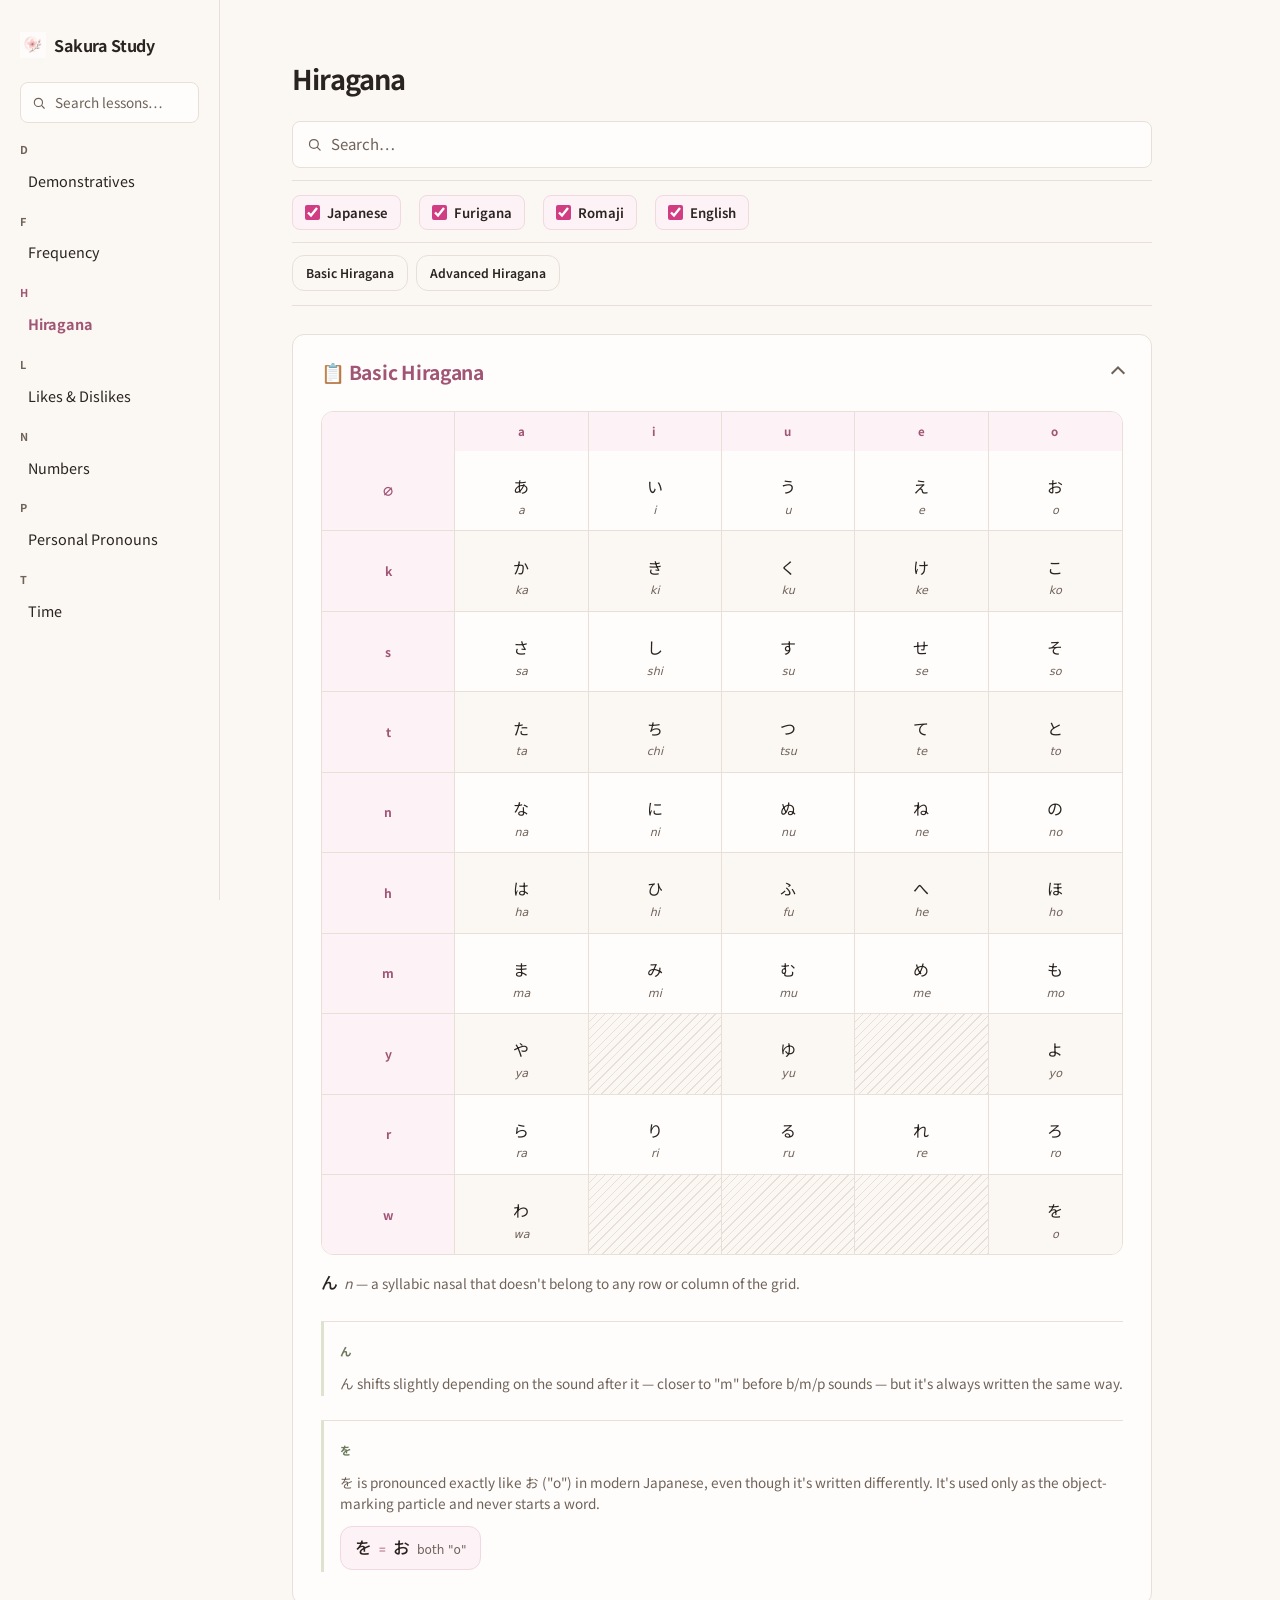
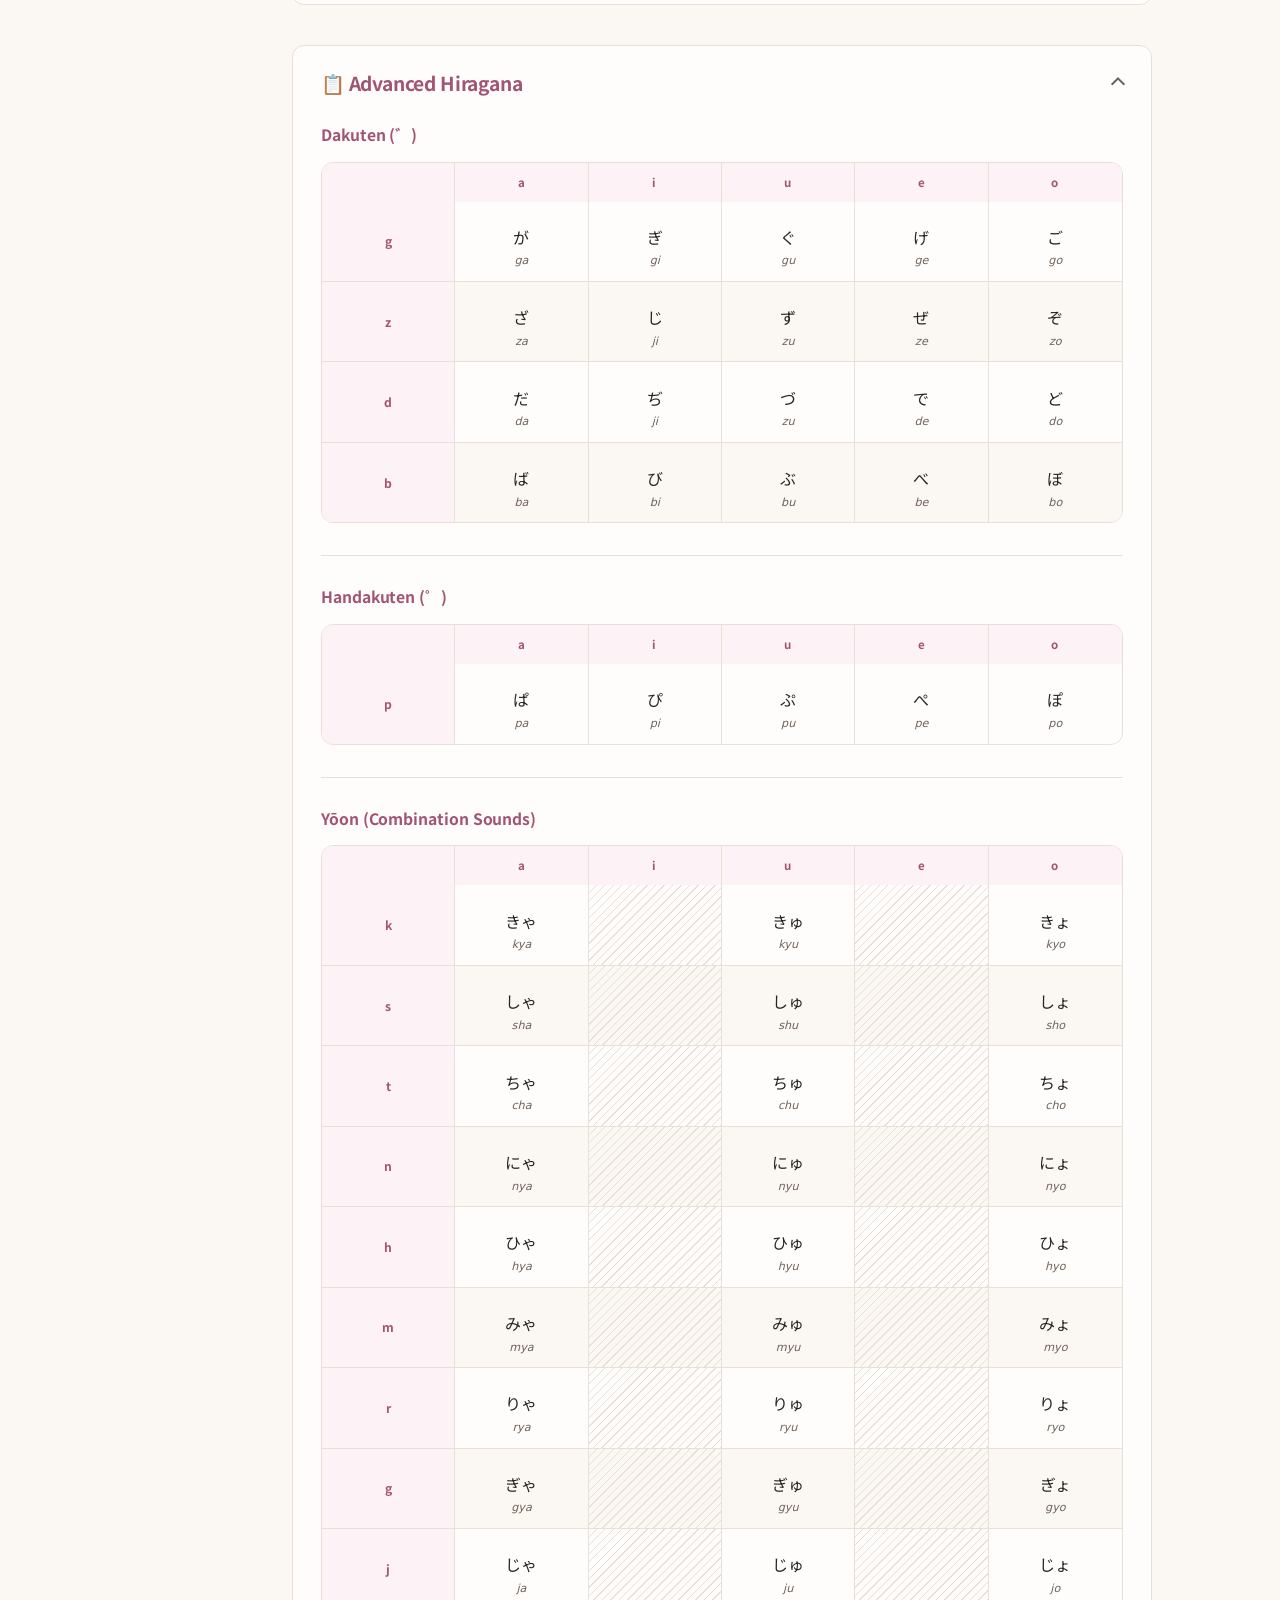
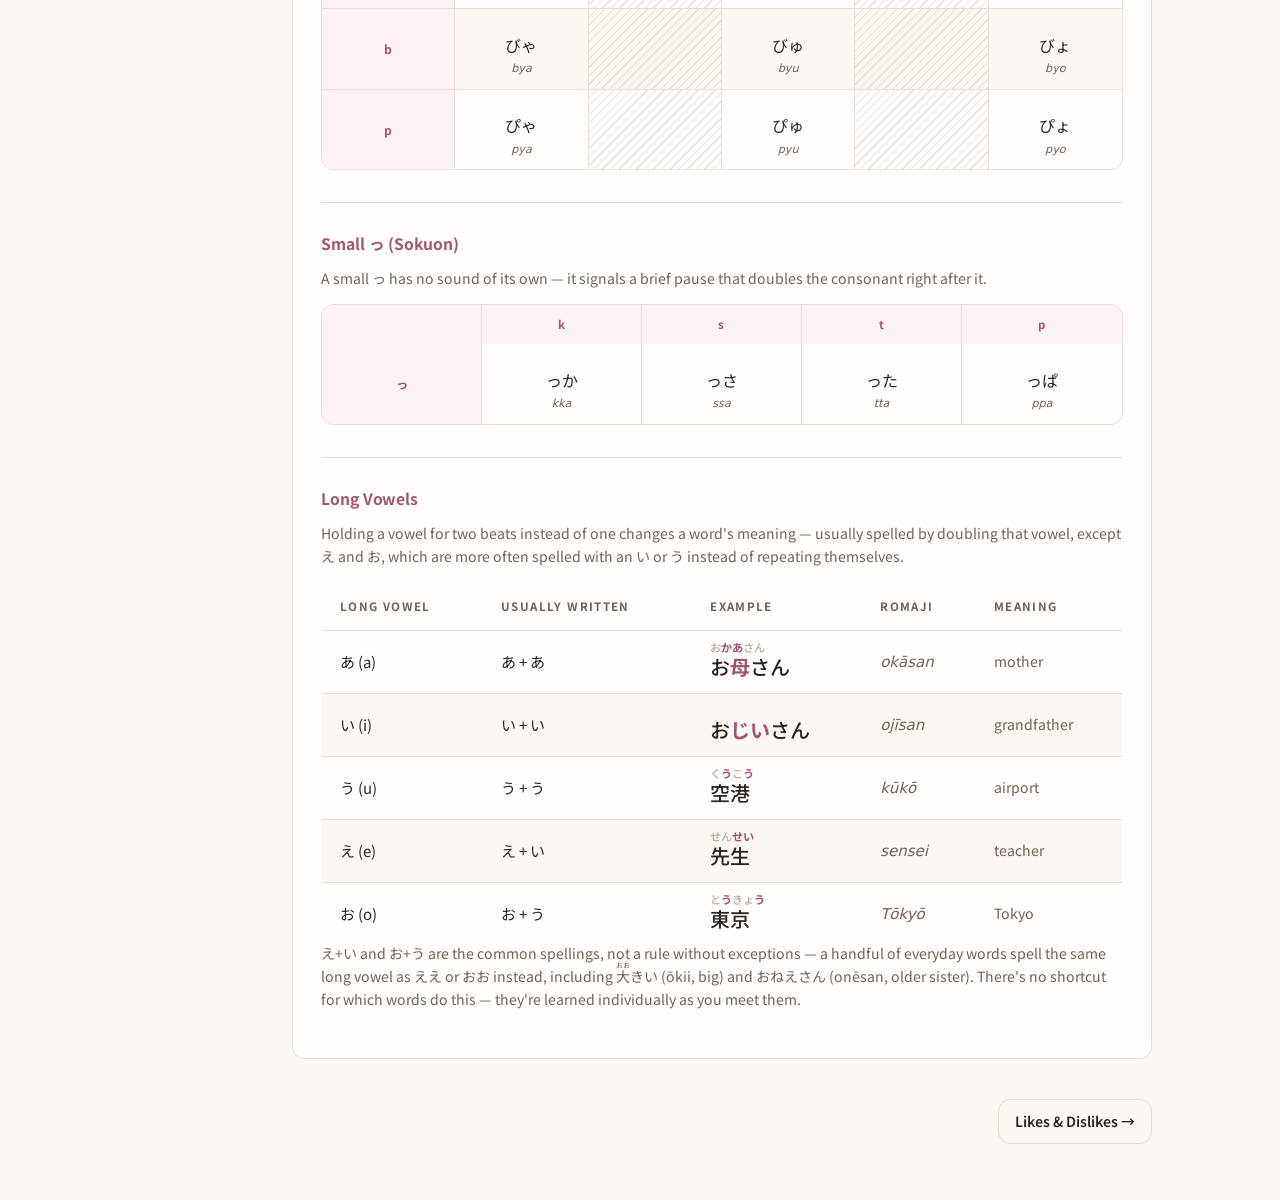
<file: pages/hiragana.html>
<!doctype html>
<html lang="en">
  <head>
    <meta charset="UTF-8" />
    <meta name="viewport" content="width=device-width, initial-scale=1.0" />

    <title>Sakura Study — Hiragana</title>
    <meta name="description" content="A personal Japanese reference notebook. Hiragana (JLPT N5): the complete chart with dakuten, handakuten and combination sounds, each paired with a real N5 word." />
    <link rel="icon" type="image/svg+xml" href="../assets/favicon.svg" />
    <meta property="og:type" content="website" />
    <meta property="og:title" content="Sakura Study — Hiragana" />
    <meta property="og:description" content="A personal Japanese reference notebook. Hiragana (JLPT N5): the complete chart with dakuten, handakuten and combination sounds, each paired with a real N5 word." />
    <meta property="og:url" content="https://sakura.lauramaestuv.workers.dev/pages/hiragana.html" />
    <meta name="twitter:card" content="summary" />

    <!-- ------------------------------------- -->
    <!-- FONT -->
    <!-- ------------------------------------- -->

    <link rel="preconnect" href="https://fonts.googleapis.com" />
    <link rel="preconnect" href="https://fonts.gstatic.com" crossorigin />
    <link href="https://fonts.googleapis.com/css2?family=Noto+Sans+JP:wght@400;500;700&display=swap" rel="stylesheet" />

    <!-- ------------------------------------- -->
    <!-- STYLES -->
    <!-- ------------------------------------- -->

    <link rel="stylesheet" href="../assets/style.css" />

    <!-- ------------------------------------- -->
    <!-- DATA TABLES -->
    <!-- ------------------------------------- -->
    <!-- dataTables.min.js (this build) requires jQuery to already be
         defined, so jQuery has to load first. Both are loaded once
         here; do not also load either again before </body>. Hiragana's
         own kana-grid tables (the chart itself) don't use DataTables —
         see KANA GRID in assets/style.css — but its vocabulary tables
         still do, same as every other lesson page, so both libraries
         stay loaded here. -->
    <script src="https://code.jquery.com/jquery-3.7.1.min.js" integrity="sha384-1H217gwSVyLSIfaLxHbE7dRb3v4mYCKbpQvzx0cegeju1MVsGrX5xXxAvs/HgeFs" crossorigin="anonymous"></script>
    <script src="https://cdn.datatables.net/2.3.2/js/dataTables.min.js" integrity="sha384-RZEqG156bBQSxYY9lwjUz/nKVkqYj/QNK9dEjjyJ/EVTO7ndWwk6ZWEkvaKdRm/U" crossorigin="anonymous"></script>

  </head>

  <!-- ------------------------------------- -->
  <!-- BODY STARTS -->
  <!-- ------------------------------------- -->

  <body>
    <div class="layout">
      <aside class="sidebar">

        <!-- ------------------------------------- -->
        <!-- SIDEBAR BRAND -->
        <!-- ------------------------------------- -->
        <a class="sidebar-brand" href="../index.html"><img src="../assets/img/logo.png" alt="" width="26" height="26" />Sakura Study</a>

        <!-- ------------------------------------- -->
        <!-- SIDEBAR SEARCH -->
        <!-- ------------------------------------- -->
        <div class="sidebar-search">
          <input
            type="text"
            id="sidebarSearch"
            placeholder="Search lessons…"
            autocomplete="off"
          />
          <div class="search-results" id="searchResults" hidden></div>
        </div>

        <!-- ------------------------------------- -->
        <!-- SIDEBAR NAVIGATION -->
        <!-- ------------------------------------- -->
        <nav class="menu" id="sidebarMenu" aria-label="Lessons">
          <div class="menu-letter-group">
            <button type="button" class="menu-letter-btn" aria-haspopup="true" aria-expanded="false">D</button>
            <div class="menu-popover" role="menu">
              <a href="demonstratives.html" role="menuitem">Demonstratives</a>
            </div>
          </div>
          <div class="menu-letter-group">
            <button type="button" class="menu-letter-btn" aria-haspopup="true" aria-expanded="false">F</button>
            <div class="menu-popover" role="menu">
              <a href="frequency.html" role="menuitem">Frequency</a>
            </div>
          </div>
          <div class="menu-letter-group">
            <button type="button" class="menu-letter-btn active" aria-haspopup="true" aria-expanded="false">H</button>
            <div class="menu-popover" role="menu">
              <a href="hiragana.html" class="active" aria-current="page" role="menuitem">Hiragana</a>
            </div>
          </div>
          <div class="menu-letter-group">
            <button type="button" class="menu-letter-btn" aria-haspopup="true" aria-expanded="false">L</button>
            <div class="menu-popover" role="menu">
              <a href="likes-dislikes.html" role="menuitem">Likes &amp; Dislikes</a>
            </div>
          </div>
          <div class="menu-letter-group">
            <button type="button" class="menu-letter-btn" aria-haspopup="true" aria-expanded="false">N</button>
            <div class="menu-popover" role="menu">
              <a href="numbers.html" role="menuitem">Numbers</a>
            </div>
          </div>
          <div class="menu-letter-group">
            <button type="button" class="menu-letter-btn" aria-haspopup="true" aria-expanded="false">P</button>
            <div class="menu-popover" role="menu">
              <a href="pronouns.html" role="menuitem">Personal Pronouns</a>
            </div>
          </div>
          <div class="menu-letter-group">
            <button type="button" class="menu-letter-btn" aria-haspopup="true" aria-expanded="false">T</button>
            <div class="menu-popover" role="menu">
              <a href="time.html" role="menuitem">Time</a>
            </div>
          </div>
        </nav>
      </aside>

      <main class="content">
        <div class="page">
          <h1>Hiragana</h1>

          <!-- ------------------------------------- -->
          <!-- PAGE TOOLBAR (sticky) -->
          <!-- ------------------------------------- -->
          <!-- Search + display toggles + table nav, stacked and pinned
               to the viewport top together (see .page-toolbar,
               style.css) so all three stay reachable the whole time
               you're reading, not just before the first scroll. Search
               lives here (rather than standalone above the toolbar,
               like other lesson pages) since Hiragana's chart is long
               enough that losing the search box on scroll defeats its
               own purpose. -->

          <div class="page-toolbar">

            <div class="page-search">
              <input
                type="text"
                id="pageSearch"
                placeholder="Search…"
                autocomplete="off"
                aria-label="Search all hiragana tables"
              />
            </div>

            <!-- Japanese/furigana/romaji/English, on by default and
                 persisted in localStorage across the whole site — see
                 initDisplayToggles in assets/script.js. -->

            <div class="display-toggles">
              <label><input type="checkbox" id="toggleJapanese" checked /> Japanese</label>
              <label><input type="checkbox" id="toggleFurigana" checked /> Furigana</label>
              <label><input type="checkbox" id="toggleRomaji" checked /> Romaji</label>
              <label><input type="checkbox" id="toggleEnglish" checked /> English</label>
            </div>

            <nav class="table-nav" id="tableNav">
              <a href="#basic-hiragana">Basic Hiragana</a>
              <a href="#advanced-hiragana">Advanced Hiragana</a>
            </nav>
          </div>

          <!-- ------------------------------------- -->
          <!-- TABLE 1: BASIC HIRAGANA -->
          <!-- ------------------------------------- -->
          <!-- One grid instead of a flat 46-row list: <th scope="col">
               for the vowel columns, <th scope="row"> for the
               consonant rows, gojūon order throughout. ん has no row or
               column of its own (it's a syllabic nasal, not part of
               the a/i/u/e/o grid), so it's called out in a line under
               the table instead of forced into a cell that would
               misrepresent it — see Notes for how it actually behaves.
               Open by default: this chart *is* the page's primary
               content now that the intro cards are gone, so it
               shouldn't take an extra click to see. -->

          <details class="toggle-section" id="basic-hiragana" open>
            <summary><h2>📋 Basic Hiragana</h2></summary>

            <div class="toggle-body">
              <div class="kana-grid-scroll">
                <table class="kana-grid" id="basicHiraganaTable">
                  <caption class="sr-only">Basic hiragana: consonant rows by vowel columns, with romaji</caption>
                  <thead>
                    <tr>
                      <th scope="col" class="kana-corner"><span class="sr-only">Consonant \ vowel</span></th>
                      <th scope="col">a</th>
                      <th scope="col">i</th>
                      <th scope="col">u</th>
                      <th scope="col">e</th>
                      <th scope="col">o</th>
                    </tr>
                  </thead>
                  <tbody>
                    <tr>
                      <th scope="row">∅</th>
                      <td class="jp kana-cell" lang="ja"><ruby><span class="kanji kana-only">あ</span><rt>&nbsp;</rt></ruby><span class="romaji">a</span></td>
                      <td class="jp kana-cell" lang="ja"><ruby><span class="kanji kana-only">い</span><rt>&nbsp;</rt></ruby><span class="romaji">i</span></td>
                      <td class="jp kana-cell" lang="ja"><ruby><span class="kanji kana-only">う</span><rt>&nbsp;</rt></ruby><span class="romaji">u</span></td>
                      <td class="jp kana-cell" lang="ja"><ruby><span class="kanji kana-only">え</span><rt>&nbsp;</rt></ruby><span class="romaji">e</span></td>
                      <td class="jp kana-cell" lang="ja"><ruby><span class="kanji kana-only">お</span><rt>&nbsp;</rt></ruby><span class="romaji">o</span></td>
                    </tr>
                    <tr>
                      <th scope="row">k</th>
                      <td class="jp kana-cell" lang="ja"><ruby><span class="kanji kana-only">か</span><rt>&nbsp;</rt></ruby><span class="romaji">ka</span></td>
                      <td class="jp kana-cell" lang="ja"><ruby><span class="kanji kana-only">き</span><rt>&nbsp;</rt></ruby><span class="romaji">ki</span></td>
                      <td class="jp kana-cell" lang="ja"><ruby><span class="kanji kana-only">く</span><rt>&nbsp;</rt></ruby><span class="romaji">ku</span></td>
                      <td class="jp kana-cell" lang="ja"><ruby><span class="kanji kana-only">け</span><rt>&nbsp;</rt></ruby><span class="romaji">ke</span></td>
                      <td class="jp kana-cell" lang="ja"><ruby><span class="kanji kana-only">こ</span><rt>&nbsp;</rt></ruby><span class="romaji">ko</span></td>
                    </tr>
                    <tr>
                      <th scope="row">s</th>
                      <td class="jp kana-cell" lang="ja"><ruby><span class="kanji kana-only">さ</span><rt>&nbsp;</rt></ruby><span class="romaji">sa</span></td>
                      <td class="jp kana-cell" lang="ja"><ruby><span class="kanji kana-only">し</span><rt>&nbsp;</rt></ruby><span class="romaji">shi</span></td>
                      <td class="jp kana-cell" lang="ja"><ruby><span class="kanji kana-only">す</span><rt>&nbsp;</rt></ruby><span class="romaji">su</span></td>
                      <td class="jp kana-cell" lang="ja"><ruby><span class="kanji kana-only">せ</span><rt>&nbsp;</rt></ruby><span class="romaji">se</span></td>
                      <td class="jp kana-cell" lang="ja"><ruby><span class="kanji kana-only">そ</span><rt>&nbsp;</rt></ruby><span class="romaji">so</span></td>
                    </tr>
                    <tr>
                      <th scope="row">t</th>
                      <td class="jp kana-cell" lang="ja"><ruby><span class="kanji kana-only">た</span><rt>&nbsp;</rt></ruby><span class="romaji">ta</span></td>
                      <td class="jp kana-cell" lang="ja"><ruby><span class="kanji kana-only">ち</span><rt>&nbsp;</rt></ruby><span class="romaji">chi</span></td>
                      <td class="jp kana-cell" lang="ja"><ruby><span class="kanji kana-only">つ</span><rt>&nbsp;</rt></ruby><span class="romaji">tsu</span></td>
                      <td class="jp kana-cell" lang="ja"><ruby><span class="kanji kana-only">て</span><rt>&nbsp;</rt></ruby><span class="romaji">te</span></td>
                      <td class="jp kana-cell" lang="ja"><ruby><span class="kanji kana-only">と</span><rt>&nbsp;</rt></ruby><span class="romaji">to</span></td>
                    </tr>
                    <tr>
                      <th scope="row">n</th>
                      <td class="jp kana-cell" lang="ja"><ruby><span class="kanji kana-only">な</span><rt>&nbsp;</rt></ruby><span class="romaji">na</span></td>
                      <td class="jp kana-cell" lang="ja"><ruby><span class="kanji kana-only">に</span><rt>&nbsp;</rt></ruby><span class="romaji">ni</span></td>
                      <td class="jp kana-cell" lang="ja"><ruby><span class="kanji kana-only">ぬ</span><rt>&nbsp;</rt></ruby><span class="romaji">nu</span></td>
                      <td class="jp kana-cell" lang="ja"><ruby><span class="kanji kana-only">ね</span><rt>&nbsp;</rt></ruby><span class="romaji">ne</span></td>
                      <td class="jp kana-cell" lang="ja"><ruby><span class="kanji kana-only">の</span><rt>&nbsp;</rt></ruby><span class="romaji">no</span></td>
                    </tr>
                    <tr>
                      <th scope="row">h</th>
                      <td class="jp kana-cell" lang="ja"><ruby><span class="kanji kana-only">は</span><rt>&nbsp;</rt></ruby><span class="romaji">ha</span></td>
                      <td class="jp kana-cell" lang="ja"><ruby><span class="kanji kana-only">ひ</span><rt>&nbsp;</rt></ruby><span class="romaji">hi</span></td>
                      <td class="jp kana-cell" lang="ja"><ruby><span class="kanji kana-only">ふ</span><rt>&nbsp;</rt></ruby><span class="romaji">fu</span></td>
                      <td class="jp kana-cell" lang="ja"><ruby><span class="kanji kana-only">へ</span><rt>&nbsp;</rt></ruby><span class="romaji">he</span></td>
                      <td class="jp kana-cell" lang="ja"><ruby><span class="kanji kana-only">ほ</span><rt>&nbsp;</rt></ruby><span class="romaji">ho</span></td>
                    </tr>
                    <tr>
                      <th scope="row">m</th>
                      <td class="jp kana-cell" lang="ja"><ruby><span class="kanji kana-only">ま</span><rt>&nbsp;</rt></ruby><span class="romaji">ma</span></td>
                      <td class="jp kana-cell" lang="ja"><ruby><span class="kanji kana-only">み</span><rt>&nbsp;</rt></ruby><span class="romaji">mi</span></td>
                      <td class="jp kana-cell" lang="ja"><ruby><span class="kanji kana-only">む</span><rt>&nbsp;</rt></ruby><span class="romaji">mu</span></td>
                      <td class="jp kana-cell" lang="ja"><ruby><span class="kanji kana-only">め</span><rt>&nbsp;</rt></ruby><span class="romaji">me</span></td>
                      <td class="jp kana-cell" lang="ja"><ruby><span class="kanji kana-only">も</span><rt>&nbsp;</rt></ruby><span class="romaji">mo</span></td>
                    </tr>
                    <tr>
                      <th scope="row">y</th>
                      <td class="jp kana-cell" lang="ja"><ruby><span class="kanji kana-only">や</span><rt>&nbsp;</rt></ruby><span class="romaji">ya</span></td>
                      <td class="kana-empty" aria-hidden="true"></td>
                      <td class="jp kana-cell" lang="ja"><ruby><span class="kanji kana-only">ゆ</span><rt>&nbsp;</rt></ruby><span class="romaji">yu</span></td>
                      <td class="kana-empty" aria-hidden="true"></td>
                      <td class="jp kana-cell" lang="ja"><ruby><span class="kanji kana-only">よ</span><rt>&nbsp;</rt></ruby><span class="romaji">yo</span></td>
                    </tr>
                    <tr>
                      <th scope="row">r</th>
                      <td class="jp kana-cell" lang="ja"><ruby><span class="kanji kana-only">ら</span><rt>&nbsp;</rt></ruby><span class="romaji">ra</span></td>
                      <td class="jp kana-cell" lang="ja"><ruby><span class="kanji kana-only">り</span><rt>&nbsp;</rt></ruby><span class="romaji">ri</span></td>
                      <td class="jp kana-cell" lang="ja"><ruby><span class="kanji kana-only">る</span><rt>&nbsp;</rt></ruby><span class="romaji">ru</span></td>
                      <td class="jp kana-cell" lang="ja"><ruby><span class="kanji kana-only">れ</span><rt>&nbsp;</rt></ruby><span class="romaji">re</span></td>
                      <td class="jp kana-cell" lang="ja"><ruby><span class="kanji kana-only">ろ</span><rt>&nbsp;</rt></ruby><span class="romaji">ro</span></td>
                    </tr>
                    <tr>
                      <th scope="row">w</th>
                      <td class="jp kana-cell" lang="ja"><ruby><span class="kanji kana-only">わ</span><rt>&nbsp;</rt></ruby><span class="romaji">wa</span></td>
                      <td class="kana-empty" aria-hidden="true"></td>
                      <td class="kana-empty" aria-hidden="true"></td>
                      <td class="kana-empty" aria-hidden="true"></td>
                      <td class="jp kana-cell" lang="ja"><ruby><span class="kanji kana-only">を</span><rt>&nbsp;</rt></ruby><span class="romaji">o</span></td>
                    </tr>
                  </tbody>
                </table>
              </div>
              <p class="kana-grid-note"><span class="kanji" lang="ja">ん</span><span class="romaji">n</span> — a syllabic nasal that doesn't belong to any row or column of the grid.</p>

              <!-- ------------------------------------- -->
              <!-- NOTES: ん, を -->
              <!-- ------------------------------------- -->
              <!-- The grid's own two irregularities, called out here
                   instead of a catch-all Notes section at the bottom of
                   the page — each note lives with the chart it explains. -->

              <div class="grammar-note">
                <h3>ん</h3>
                <p class="notes">ん shifts slightly depending on the sound after it — closer to "m" before b/m/p sounds — but it's always written the same way.</p>
              </div>

              <div class="grammar-note">
                <h3>を</h3>
                <p class="notes">を is pronounced exactly like お ("o") in modern Japanese, even though it's written differently. It's used only as the object-marking particle and never starts a word.</p>
                <div class="compare-pills">
                  <span class="compare-pill"><span class="compare-from" lang="ja">を</span><span class="compare-arrow">=</span><span class="compare-to" lang="ja">お</span><span class="compare-romaji">both "o"</span></span>
                </div>
              </div>
            </div>
          </details>

          <!-- ------------------------------------- -->
          <!-- TABLE 2: ADVANCED HIRAGANA -->
          <!-- ------------------------------------- -->
          <!-- One cohesive section, five labeled subsections, instead
               of four separate top-level tables — Dakuten, Handakuten
               and Yōon are still full consonant/vowel (or consonant/ゃ
               ゅょ) grids, same component as Table 1 above; Small っ and
               Long Vowels aren't new characters so much as a spelling
               mechanic, so they get a compact illustrative table
               instead of a grid that would have no real columns to
               show. The mechanic itself (why っ doubles a consonant,
               why a vowel lengthens) is explained in Notes — this
               table is the quick-reference chart, not the explanation. -->

          <details class="toggle-section" id="advanced-hiragana" open>
            <summary><h2>📋 Advanced Hiragana</h2></summary>

            <div class="toggle-body">

              <div class="table-subsection" id="dakuten">
                <h3>Dakuten (゛)</h3>
                <div class="kana-grid-scroll">
                  <table class="kana-grid" id="dakutenTable">
                    <caption class="sr-only">Dakuten hiragana: voiced consonant rows by vowel columns, with romaji</caption>
                    <thead>
                      <tr>
                        <th scope="col" class="kana-corner"><span class="sr-only">Consonant \ vowel</span></th>
                        <th scope="col">a</th>
                        <th scope="col">i</th>
                        <th scope="col">u</th>
                        <th scope="col">e</th>
                        <th scope="col">o</th>
                      </tr>
                    </thead>
                    <tbody>
                      <tr>
                        <th scope="row">g</th>
                        <td class="jp kana-cell" lang="ja"><ruby><span class="kanji kana-only">が</span><rt>&nbsp;</rt></ruby><span class="romaji">ga</span></td>
                        <td class="jp kana-cell" lang="ja"><ruby><span class="kanji kana-only">ぎ</span><rt>&nbsp;</rt></ruby><span class="romaji">gi</span></td>
                        <td class="jp kana-cell" lang="ja"><ruby><span class="kanji kana-only">ぐ</span><rt>&nbsp;</rt></ruby><span class="romaji">gu</span></td>
                        <td class="jp kana-cell" lang="ja"><ruby><span class="kanji kana-only">げ</span><rt>&nbsp;</rt></ruby><span class="romaji">ge</span></td>
                        <td class="jp kana-cell" lang="ja"><ruby><span class="kanji kana-only">ご</span><rt>&nbsp;</rt></ruby><span class="romaji">go</span></td>
                      </tr>
                      <tr>
                        <th scope="row">z</th>
                        <td class="jp kana-cell" lang="ja"><ruby><span class="kanji kana-only">ざ</span><rt>&nbsp;</rt></ruby><span class="romaji">za</span></td>
                        <td class="jp kana-cell" lang="ja"><ruby><span class="kanji kana-only">じ</span><rt>&nbsp;</rt></ruby><span class="romaji">ji</span></td>
                        <td class="jp kana-cell" lang="ja"><ruby><span class="kanji kana-only">ず</span><rt>&nbsp;</rt></ruby><span class="romaji">zu</span></td>
                        <td class="jp kana-cell" lang="ja"><ruby><span class="kanji kana-only">ぜ</span><rt>&nbsp;</rt></ruby><span class="romaji">ze</span></td>
                        <td class="jp kana-cell" lang="ja"><ruby><span class="kanji kana-only">ぞ</span><rt>&nbsp;</rt></ruby><span class="romaji">zo</span></td>
                      </tr>
                      <tr>
                        <th scope="row">d</th>
                        <td class="jp kana-cell" lang="ja"><ruby><span class="kanji kana-only">だ</span><rt>&nbsp;</rt></ruby><span class="romaji">da</span></td>
                        <td class="jp kana-cell" lang="ja"><ruby><span class="kanji kana-only">ぢ</span><rt>&nbsp;</rt></ruby><span class="romaji">ji</span></td>
                        <td class="jp kana-cell" lang="ja"><ruby><span class="kanji kana-only">づ</span><rt>&nbsp;</rt></ruby><span class="romaji">zu</span></td>
                        <td class="jp kana-cell" lang="ja"><ruby><span class="kanji kana-only">で</span><rt>&nbsp;</rt></ruby><span class="romaji">de</span></td>
                        <td class="jp kana-cell" lang="ja"><ruby><span class="kanji kana-only">ど</span><rt>&nbsp;</rt></ruby><span class="romaji">do</span></td>
                      </tr>
                      <tr>
                        <th scope="row">b</th>
                        <td class="jp kana-cell" lang="ja"><ruby><span class="kanji kana-only">ば</span><rt>&nbsp;</rt></ruby><span class="romaji">ba</span></td>
                        <td class="jp kana-cell" lang="ja"><ruby><span class="kanji kana-only">び</span><rt>&nbsp;</rt></ruby><span class="romaji">bi</span></td>
                        <td class="jp kana-cell" lang="ja"><ruby><span class="kanji kana-only">ぶ</span><rt>&nbsp;</rt></ruby><span class="romaji">bu</span></td>
                        <td class="jp kana-cell" lang="ja"><ruby><span class="kanji kana-only">べ</span><rt>&nbsp;</rt></ruby><span class="romaji">be</span></td>
                        <td class="jp kana-cell" lang="ja"><ruby><span class="kanji kana-only">ぼ</span><rt>&nbsp;</rt></ruby><span class="romaji">bo</span></td>
                      </tr>
                    </tbody>
                  </table>
                </div>
              </div>

              <div class="table-subsection" id="handakuten">
                <h3>Handakuten (゜)</h3>
                <div class="kana-grid-scroll">
                  <table class="kana-grid" id="handakutenTable">
                    <caption class="sr-only">Handakuten hiragana: the p row by vowel columns, with romaji</caption>
                    <thead>
                      <tr>
                        <th scope="col" class="kana-corner"><span class="sr-only">Consonant \ vowel</span></th>
                        <th scope="col">a</th>
                        <th scope="col">i</th>
                        <th scope="col">u</th>
                        <th scope="col">e</th>
                        <th scope="col">o</th>
                      </tr>
                    </thead>
                    <tbody>
                      <tr>
                        <th scope="row">p</th>
                        <td class="jp kana-cell" lang="ja"><ruby><span class="kanji kana-only">ぱ</span><rt>&nbsp;</rt></ruby><span class="romaji">pa</span></td>
                        <td class="jp kana-cell" lang="ja"><ruby><span class="kanji kana-only">ぴ</span><rt>&nbsp;</rt></ruby><span class="romaji">pi</span></td>
                        <td class="jp kana-cell" lang="ja"><ruby><span class="kanji kana-only">ぷ</span><rt>&nbsp;</rt></ruby><span class="romaji">pu</span></td>
                        <td class="jp kana-cell" lang="ja"><ruby><span class="kanji kana-only">ぺ</span><rt>&nbsp;</rt></ruby><span class="romaji">pe</span></td>
                        <td class="jp kana-cell" lang="ja"><ruby><span class="kanji kana-only">ぽ</span><rt>&nbsp;</rt></ruby><span class="romaji">po</span></td>
                      </tr>
                    </tbody>
                  </table>
                </div>
              </div>

              <div class="table-subsection" id="combination-sounds">
                <h3>Yōon (Combination Sounds)</h3>
                <div class="kana-grid-scroll">
                  <table class="kana-grid" id="combinationSoundsTable">
                    <caption class="sr-only">Yōon hiragana: consonant rows by vowel columns (ゃ/ゅ/ょ forms only), with romaji</caption>
                    <thead>
                      <tr>
                        <th scope="col" class="kana-corner"><span class="sr-only">Consonant \ vowel</span></th>
                        <th scope="col">a</th>
                        <th scope="col">i</th>
                        <th scope="col">u</th>
                        <th scope="col">e</th>
                        <th scope="col">o</th>
                      </tr>
                    </thead>
                    <tbody>
                      <tr>
                        <th scope="row">k</th>
                        <td class="jp kana-cell" lang="ja"><ruby><span class="kanji kana-only">きゃ</span><rt>&nbsp;</rt></ruby><span class="romaji">kya</span></td>
                        <td class="kana-empty" aria-hidden="true"></td>
                        <td class="jp kana-cell" lang="ja"><ruby><span class="kanji kana-only">きゅ</span><rt>&nbsp;</rt></ruby><span class="romaji">kyu</span></td>
                        <td class="kana-empty" aria-hidden="true"></td>
                        <td class="jp kana-cell" lang="ja"><ruby><span class="kanji kana-only">きょ</span><rt>&nbsp;</rt></ruby><span class="romaji">kyo</span></td>
                      </tr>
                      <tr>
                        <th scope="row">s</th>
                        <td class="jp kana-cell" lang="ja"><ruby><span class="kanji kana-only">しゃ</span><rt>&nbsp;</rt></ruby><span class="romaji">sha</span></td>
                        <td class="kana-empty" aria-hidden="true"></td>
                        <td class="jp kana-cell" lang="ja"><ruby><span class="kanji kana-only">しゅ</span><rt>&nbsp;</rt></ruby><span class="romaji">shu</span></td>
                        <td class="kana-empty" aria-hidden="true"></td>
                        <td class="jp kana-cell" lang="ja"><ruby><span class="kanji kana-only">しょ</span><rt>&nbsp;</rt></ruby><span class="romaji">sho</span></td>
                      </tr>
                      <tr>
                        <th scope="row">t</th>
                        <td class="jp kana-cell" lang="ja"><ruby><span class="kanji kana-only">ちゃ</span><rt>&nbsp;</rt></ruby><span class="romaji">cha</span></td>
                        <td class="kana-empty" aria-hidden="true"></td>
                        <td class="jp kana-cell" lang="ja"><ruby><span class="kanji kana-only">ちゅ</span><rt>&nbsp;</rt></ruby><span class="romaji">chu</span></td>
                        <td class="kana-empty" aria-hidden="true"></td>
                        <td class="jp kana-cell" lang="ja"><ruby><span class="kanji kana-only">ちょ</span><rt>&nbsp;</rt></ruby><span class="romaji">cho</span></td>
                      </tr>
                      <tr>
                        <th scope="row">n</th>
                        <td class="jp kana-cell" lang="ja"><ruby><span class="kanji kana-only">にゃ</span><rt>&nbsp;</rt></ruby><span class="romaji">nya</span></td>
                        <td class="kana-empty" aria-hidden="true"></td>
                        <td class="jp kana-cell" lang="ja"><ruby><span class="kanji kana-only">にゅ</span><rt>&nbsp;</rt></ruby><span class="romaji">nyu</span></td>
                        <td class="kana-empty" aria-hidden="true"></td>
                        <td class="jp kana-cell" lang="ja"><ruby><span class="kanji kana-only">にょ</span><rt>&nbsp;</rt></ruby><span class="romaji">nyo</span></td>
                      </tr>
                      <tr>
                        <th scope="row">h</th>
                        <td class="jp kana-cell" lang="ja"><ruby><span class="kanji kana-only">ひゃ</span><rt>&nbsp;</rt></ruby><span class="romaji">hya</span></td>
                        <td class="kana-empty" aria-hidden="true"></td>
                        <td class="jp kana-cell" lang="ja"><ruby><span class="kanji kana-only">ひゅ</span><rt>&nbsp;</rt></ruby><span class="romaji">hyu</span></td>
                        <td class="kana-empty" aria-hidden="true"></td>
                        <td class="jp kana-cell" lang="ja"><ruby><span class="kanji kana-only">ひょ</span><rt>&nbsp;</rt></ruby><span class="romaji">hyo</span></td>
                      </tr>
                      <tr>
                        <th scope="row">m</th>
                        <td class="jp kana-cell" lang="ja"><ruby><span class="kanji kana-only">みゃ</span><rt>&nbsp;</rt></ruby><span class="romaji">mya</span></td>
                        <td class="kana-empty" aria-hidden="true"></td>
                        <td class="jp kana-cell" lang="ja"><ruby><span class="kanji kana-only">みゅ</span><rt>&nbsp;</rt></ruby><span class="romaji">myu</span></td>
                        <td class="kana-empty" aria-hidden="true"></td>
                        <td class="jp kana-cell" lang="ja"><ruby><span class="kanji kana-only">みょ</span><rt>&nbsp;</rt></ruby><span class="romaji">myo</span></td>
                      </tr>
                      <tr>
                        <th scope="row">r</th>
                        <td class="jp kana-cell" lang="ja"><ruby><span class="kanji kana-only">りゃ</span><rt>&nbsp;</rt></ruby><span class="romaji">rya</span></td>
                        <td class="kana-empty" aria-hidden="true"></td>
                        <td class="jp kana-cell" lang="ja"><ruby><span class="kanji kana-only">りゅ</span><rt>&nbsp;</rt></ruby><span class="romaji">ryu</span></td>
                        <td class="kana-empty" aria-hidden="true"></td>
                        <td class="jp kana-cell" lang="ja"><ruby><span class="kanji kana-only">りょ</span><rt>&nbsp;</rt></ruby><span class="romaji">ryo</span></td>
                      </tr>
                      <tr>
                        <th scope="row">g</th>
                        <td class="jp kana-cell" lang="ja"><ruby><span class="kanji kana-only">ぎゃ</span><rt>&nbsp;</rt></ruby><span class="romaji">gya</span></td>
                        <td class="kana-empty" aria-hidden="true"></td>
                        <td class="jp kana-cell" lang="ja"><ruby><span class="kanji kana-only">ぎゅ</span><rt>&nbsp;</rt></ruby><span class="romaji">gyu</span></td>
                        <td class="kana-empty" aria-hidden="true"></td>
                        <td class="jp kana-cell" lang="ja"><ruby><span class="kanji kana-only">ぎょ</span><rt>&nbsp;</rt></ruby><span class="romaji">gyo</span></td>
                      </tr>
                      <tr>
                        <th scope="row">j</th>
                        <td class="jp kana-cell" lang="ja"><ruby><span class="kanji kana-only">じゃ</span><rt>&nbsp;</rt></ruby><span class="romaji">ja</span></td>
                        <td class="kana-empty" aria-hidden="true"></td>
                        <td class="jp kana-cell" lang="ja"><ruby><span class="kanji kana-only">じゅ</span><rt>&nbsp;</rt></ruby><span class="romaji">ju</span></td>
                        <td class="kana-empty" aria-hidden="true"></td>
                        <td class="jp kana-cell" lang="ja"><ruby><span class="kanji kana-only">じょ</span><rt>&nbsp;</rt></ruby><span class="romaji">jo</span></td>
                      </tr>
                      <tr>
                        <th scope="row">b</th>
                        <td class="jp kana-cell" lang="ja"><ruby><span class="kanji kana-only">びゃ</span><rt>&nbsp;</rt></ruby><span class="romaji">bya</span></td>
                        <td class="kana-empty" aria-hidden="true"></td>
                        <td class="jp kana-cell" lang="ja"><ruby><span class="kanji kana-only">びゅ</span><rt>&nbsp;</rt></ruby><span class="romaji">byu</span></td>
                        <td class="kana-empty" aria-hidden="true"></td>
                        <td class="jp kana-cell" lang="ja"><ruby><span class="kanji kana-only">びょ</span><rt>&nbsp;</rt></ruby><span class="romaji">byo</span></td>
                      </tr>
                      <tr>
                        <th scope="row">p</th>
                        <td class="jp kana-cell" lang="ja"><ruby><span class="kanji kana-only">ぴゃ</span><rt>&nbsp;</rt></ruby><span class="romaji">pya</span></td>
                        <td class="kana-empty" aria-hidden="true"></td>
                        <td class="jp kana-cell" lang="ja"><ruby><span class="kanji kana-only">ぴゅ</span><rt>&nbsp;</rt></ruby><span class="romaji">pyu</span></td>
                        <td class="kana-empty" aria-hidden="true"></td>
                        <td class="jp kana-cell" lang="ja"><ruby><span class="kanji kana-only">ぴょ</span><rt>&nbsp;</rt></ruby><span class="romaji">pyo</span></td>
                      </tr>
                    </tbody>
                  </table>
                </div>
              </div>

              <div class="table-subsection" id="small-tsu">
                <h3>Small っ (Sokuon)</h3>
                <p>A small っ has no sound of its own — it signals a brief pause that doubles the consonant right after it.</p>
                <div class="kana-grid-scroll">
                  <table class="kana-grid">
                    <caption class="sr-only">Small tsu (sokuon) before k, s, t and p, with romaji</caption>
                    <thead>
                      <tr>
                        <th scope="col" class="kana-corner"><span class="sr-only">っ + consonant</span></th>
                        <th scope="col">k</th>
                        <th scope="col">s</th>
                        <th scope="col">t</th>
                        <th scope="col">p</th>
                      </tr>
                    </thead>
                    <tbody>
                      <tr>
                        <th scope="row">っ</th>
                        <td class="jp kana-cell" lang="ja"><ruby><span class="kanji kana-only">っか</span><rt>&nbsp;</rt></ruby><span class="romaji">kka</span></td>
                        <td class="jp kana-cell" lang="ja"><ruby><span class="kanji kana-only">っさ</span><rt>&nbsp;</rt></ruby><span class="romaji">ssa</span></td>
                        <td class="jp kana-cell" lang="ja"><ruby><span class="kanji kana-only">った</span><rt>&nbsp;</rt></ruby><span class="romaji">tta</span></td>
                        <td class="jp kana-cell" lang="ja"><ruby><span class="kanji kana-only">っぱ</span><rt>&nbsp;</rt></ruby><span class="romaji">ppa</span></td>
                      </tr>
                    </tbody>
                  </table>
                </div>
              </div>

              <div class="table-subsection" id="long-vowels">
                <h3>Long Vowels</h3>
                <p>Holding a vowel for two beats instead of one changes a word's meaning — usually spelled by doubling that vowel, except え and お, which are more often spelled with an い or う instead of repeating themselves.</p>
                <table class="ref-table vocab-table">
                  <thead>
                    <tr>
                      <th>Long vowel</th>
                      <th>Usually written</th>
                      <th>Example</th>
                      <th class="col-romaji">Romaji</th>
                      <th class="col-english">Meaning</th>
                    </tr>
                  </thead>
                  <tbody>
                    <tr>
                      <td><span lang="ja">あ</span> (a)</td>
                      <td lang="ja">あ + あ</td>
                      <td class="jp" lang="ja"><ruby><span class="kanji">お<span class="kana-highlight">母</span>さん</span><rt>お<span class="kana-highlight">かあ</span>さん</rt></ruby></td>
                      <td class="romaji">okāsan</td>
                      <td class="english">mother</td>
                    </tr>
                    <tr>
                      <td><span lang="ja">い</span> (i)</td>
                      <td lang="ja">い + い</td>
                      <td class="jp" lang="ja"><ruby><span class="kanji">お<span class="kana-highlight">じい</span>さん</span><rt>&nbsp;</rt></ruby></td>
                      <td class="romaji">ojīsan</td>
                      <td class="english">grandfather</td>
                    </tr>
                    <tr>
                      <td><span lang="ja">う</span> (u)</td>
                      <td lang="ja">う + う</td>
                      <td class="jp" lang="ja"><ruby><span class="kanji">空港</span><rt>く<span class="kana-highlight">う</span>こ<span class="kana-highlight">う</span></rt></ruby></td>
                      <td class="romaji">kūkō</td>
                      <td class="english">airport</td>
                    </tr>
                    <tr>
                      <td><span lang="ja">え</span> (e)</td>
                      <td lang="ja">え + い</td>
                      <td class="jp" lang="ja"><ruby><span class="kanji">先生</span><rt>せん<span class="kana-highlight">せい</span></rt></ruby></td>
                      <td class="romaji">sensei</td>
                      <td class="english">teacher</td>
                    </tr>
                    <tr>
                      <td><span lang="ja">お</span> (o)</td>
                      <td lang="ja">お + う</td>
                      <td class="jp" lang="ja"><ruby><span class="kanji">東京</span><rt>と<span class="kana-highlight">う</span>きょ<span class="kana-highlight">う</span></rt></ruby></td>
                      <td class="romaji">Tōkyō</td>
                      <td class="english">Tokyo</td>
                    </tr>
                  </tbody>
                </table>
                <p>え+い and お+う are the common spellings, not a rule without exceptions — a handful of everyday words spell the same long vowel as ええ or おお instead, including <ruby lang="ja">大<rt>おお</rt></ruby>きい (ōkii, big) and おねえさん (onēsan, older sister). There's no shortcut for which words do this — they're learned individually as you meet them.</p>
              </div>

            </div>
          </details>

          <!-- ------------------------------------- -->
          <!-- LESSON NAV -->
          <!-- ------------------------------------- -->
          <!-- Follows the homepage's own reading order across every
               category, not just within one — Writing System is the
               first category on the homepage, so Hiragana now leads
               the full chain: Hiragana → Likes & Dislikes → Numbers →
               Time → Frequency → Personal Pronouns → Demonstratives
               (placeholders skipped since they have no page to link
               to). -->

          <nav class="lesson-nav">
            <a class="lesson-nav-next" href="likes-dislikes.html">Likes &amp; Dislikes →</a>
          </nav>
        </div>
      </main>
    </div>

<!-- ------------------------------------- -->
<!-- SCRIPTS -->
<!-- ------------------------------------- -->

<script src="../assets/search-index.js"></script>
<script src="../assets/script.js"></script>

  </body>
  <!-- ------------------------------------- -->
  <!-- BODY ENDED -->
  <!-- ------------------------------------- -->
</html>
</file>
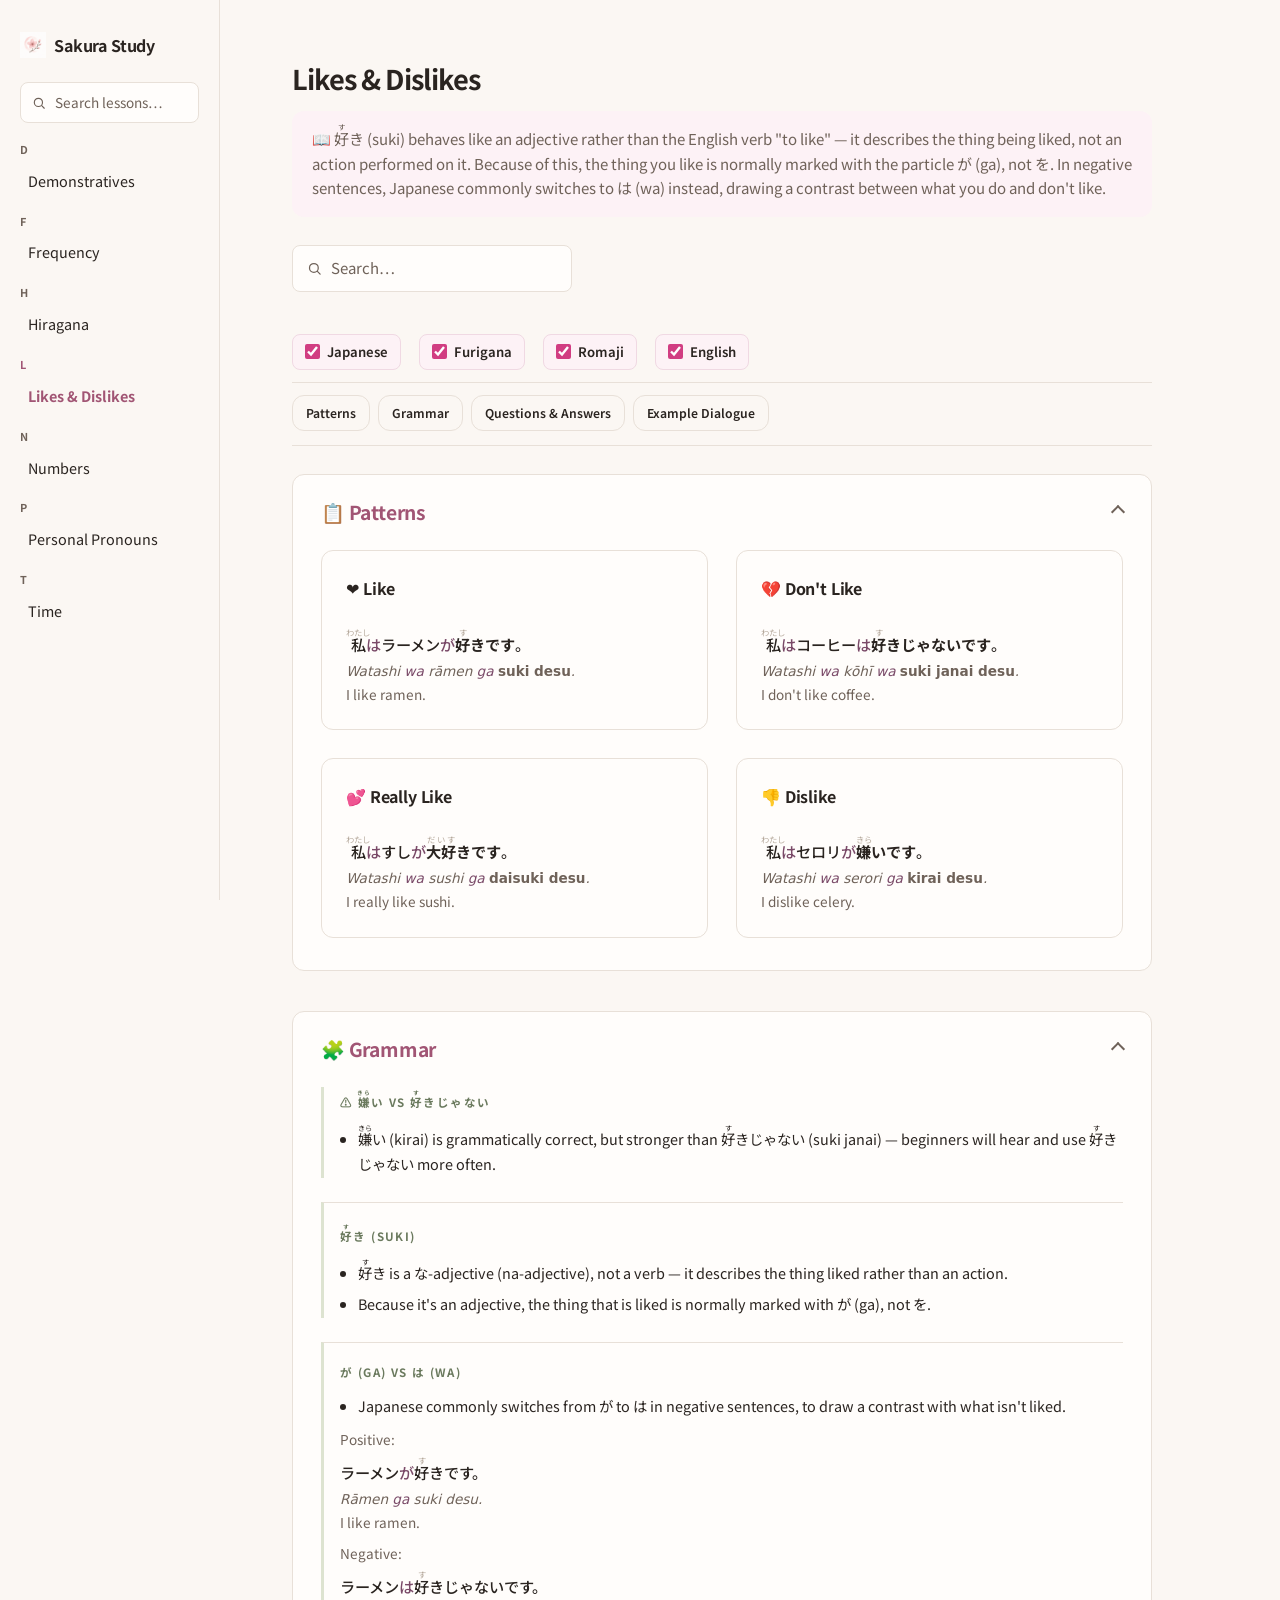
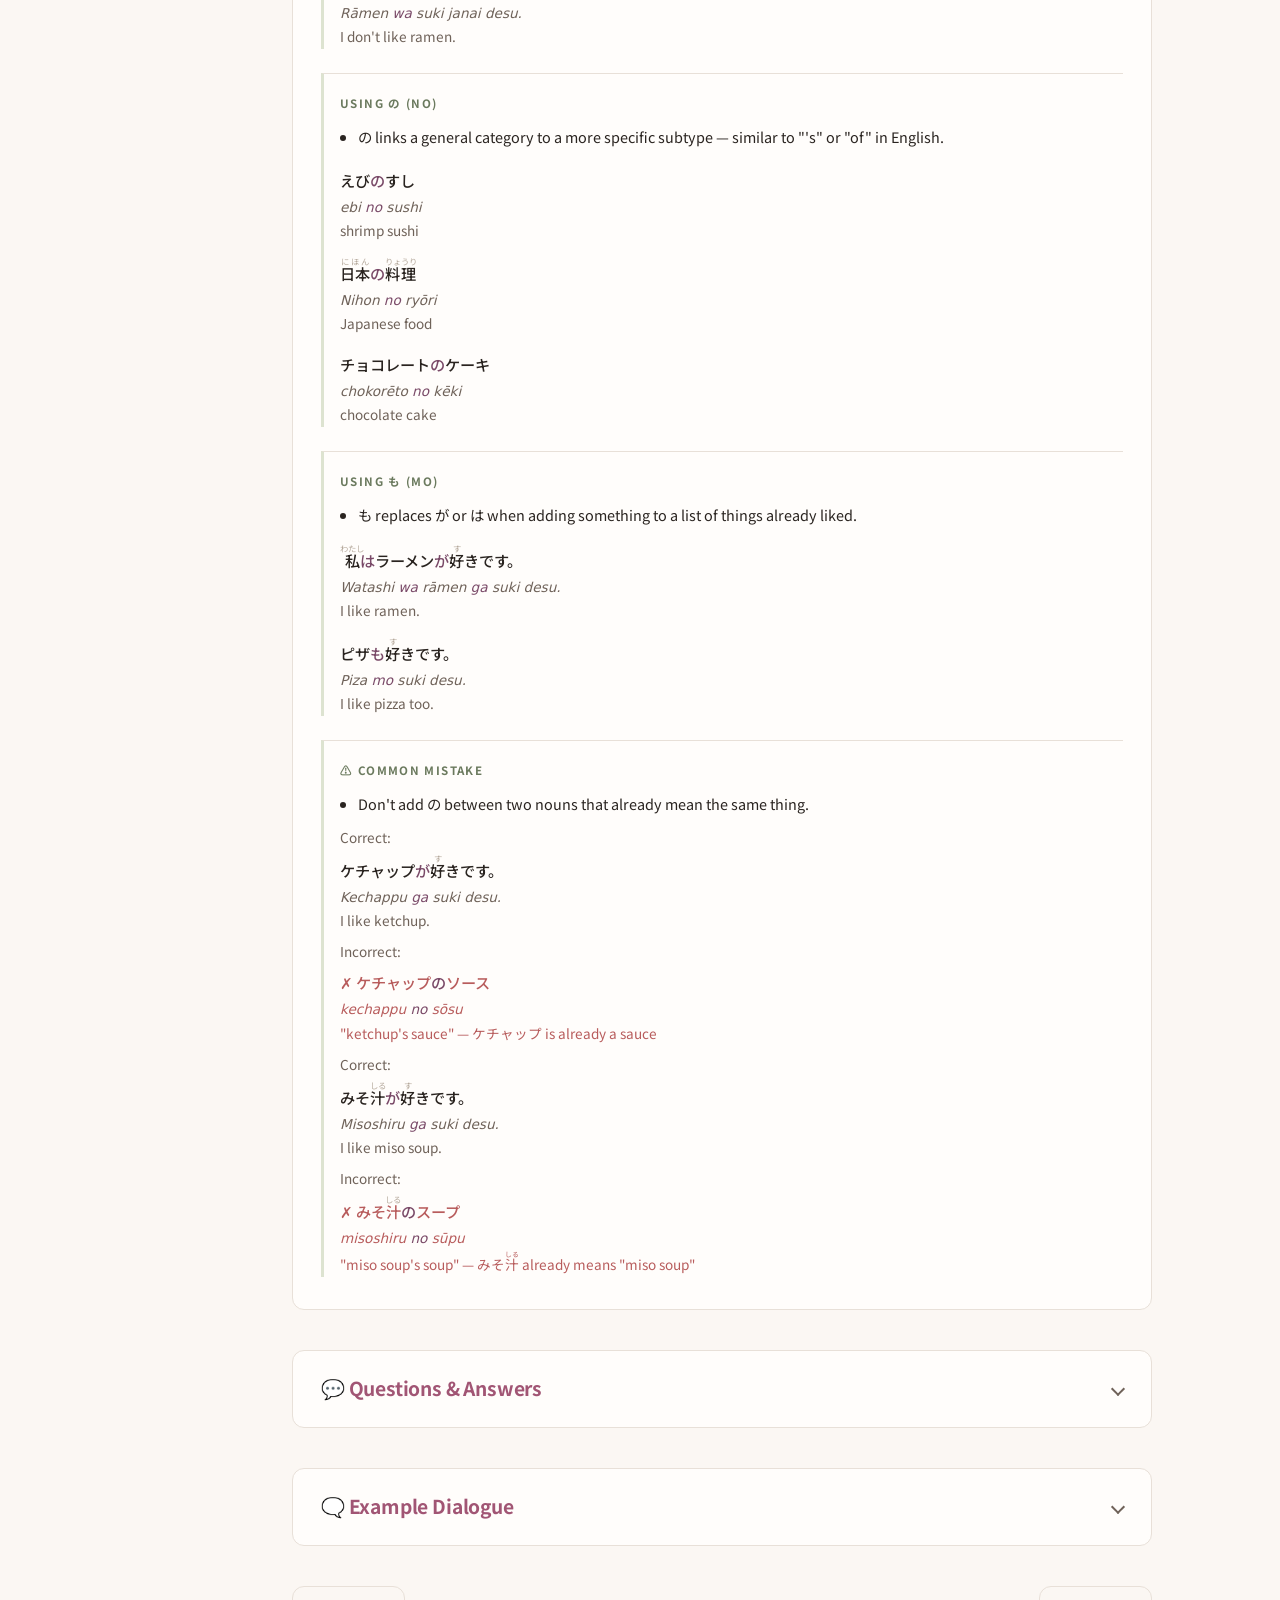
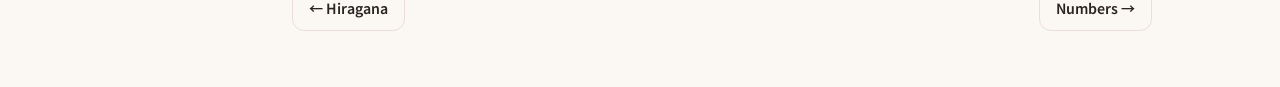
<file: pages/likes-dislikes.html>
<!doctype html>
<html lang="en">
  <head>
    <meta charset="UTF-8" />
    <meta name="viewport" content="width=device-width, initial-scale=1.0" />

    <title>Sakura Study — Likes &amp; Dislikes</title>
    <meta name="description" content="A personal Japanese reference notebook. Likes &amp; Dislikes (JLPT N5): 好き, 好きじゃない, 大好き, 嫌い, が, は, の and も for expressing preferences." />
    <link rel="icon" type="image/svg+xml" href="../assets/favicon.svg" />
    <meta property="og:type" content="website" />
    <meta property="og:title" content="Sakura Study — Likes &amp; Dislikes" />
    <meta property="og:description" content="A personal Japanese reference notebook. Likes &amp; Dislikes (JLPT N5): 好き, 好きじゃない, 大好き, 嫌い, が, は, の and も for expressing preferences." />
    <meta property="og:url" content="https://sakura.lauramaestuv.workers.dev/pages/likes-dislikes.html" />
    <meta name="twitter:card" content="summary" />

    <!-- ------------------------------------- -->
    <!-- FONT -->
    <!-- ------------------------------------- -->

    <link rel="preconnect" href="https://fonts.googleapis.com" />
    <link rel="preconnect" href="https://fonts.gstatic.com" crossorigin />
    <link href="https://fonts.googleapis.com/css2?family=Noto+Sans+JP:wght@400;500;700&display=swap" rel="stylesheet" />

    <!-- ------------------------------------- -->
    <!-- STYLES -->
    <!-- ------------------------------------- -->

    <link rel="stylesheet" href="../assets/style.css" />

    <!-- ------------------------------------- -->
    <!-- DATA TABLES -->
    <!-- ------------------------------------- -->
    <!-- dataTables.min.js (this build) requires jQuery to already be
         defined, so jQuery has to load first. Both are loaded once
         here; do not also load either again before </body>. This page
         has no table.ref-table, but initReferenceTables (script.js)
         just no-ops when it finds none — same shared template as every
         other page, no special case. -->
    <script src="https://code.jquery.com/jquery-3.7.1.min.js" integrity="sha384-1H217gwSVyLSIfaLxHbE7dRb3v4mYCKbpQvzx0cegeju1MVsGrX5xXxAvs/HgeFs" crossorigin="anonymous"></script>
    <script src="https://cdn.datatables.net/2.3.2/js/dataTables.min.js" integrity="sha384-RZEqG156bBQSxYY9lwjUz/nKVkqYj/QNK9dEjjyJ/EVTO7ndWwk6ZWEkvaKdRm/U" crossorigin="anonymous"></script>

  </head>

  <!-- ------------------------------------- -->
  <!-- BODY STARTS -->
  <!-- ------------------------------------- -->

  <body>
    <div class="layout">
      <aside class="sidebar">

        <!-- ------------------------------------- -->
        <!-- SIDEBAR BRAND -->
        <!-- ------------------------------------- -->
        <!-- The only way back to the landing page — it's deliberately
             not one of the alphabetical entries below, since it isn't
             study content itself. -->
        <a class="sidebar-brand" href="../index.html"><img src="../assets/img/logo.png" alt="" width="26" height="26" />Sakura Study</a>

        <!-- ------------------------------------- -->
        <!-- SIDEBAR SEARCH -->
        <!-- ------------------------------------- -->
        <div class="sidebar-search">
          <input
            type="text"
            id="sidebarSearch"
            placeholder="Search lessons…"
            autocomplete="off"
          />
          <div class="search-results" id="searchResults" hidden></div>
        </div>

        <!-- ------------------------------------- -->
        <!-- SIDEBAR NAVIGATION -->
        <!-- ------------------------------------- -->
        <!-- Flat and alphabetical, no category heading — every page on
             the site (regardless of folder) sorted by title into one
             .menu-group per starting letter, the same organizing idea
             as the home page's own .category-list (grouped by topic
             there instead of alphabetically). To add a page: drop
             the file in its folder, then add its <a> to the matching
             (or a new) .menu-group here in alphabetical order — the
             search script and layout both work off this flat
             structure, no other markup changes needed.

             Links are relative, not root-absolute — this site has to keep
             working wherever it's hosted (root domain, a subpath, a
             local file), and only relative paths are guaranteed to
             survive that. The cost: every link's ../ count depends on
             the linking page's own folder depth. From root (index.html)
             assets are assets/style.css and pages are
             pages/numbers.html. From one folder deep
             (pages/*.html) it's ../assets/style.css, a same-folder
             page is just numbers.html, and a different category is
             ../grammar/particles.html. One more ../ per extra level of
             nesting — get the depth right when copying this nav to a
             new page.

             This search matches every lesson's actual content, not just page
             titles — see initGlobalSearch in assets/script.js and
             assets/search-index.js (regenerate that file after editing
             lesson content: python3 assets/build-search-index.py). -->
        <nav class="menu" id="sidebarMenu" aria-label="Lessons">
          <div class="menu-letter-group">
            <button type="button" class="menu-letter-btn" aria-haspopup="true" aria-expanded="false">D</button>
            <div class="menu-popover" role="menu">
              <a href="demonstratives.html" role="menuitem">Demonstratives</a>
            </div>
          </div>
          <div class="menu-letter-group">
            <button type="button" class="menu-letter-btn" aria-haspopup="true" aria-expanded="false">F</button>
            <div class="menu-popover" role="menu">
              <a href="frequency.html" role="menuitem">Frequency</a>
            </div>
          </div>
          <div class="menu-letter-group">
            <button type="button" class="menu-letter-btn" aria-haspopup="true" aria-expanded="false">H</button>
            <div class="menu-popover" role="menu">
              <a href="hiragana.html" role="menuitem">Hiragana</a>
            </div>
          </div>
          <div class="menu-letter-group">
            <button type="button" class="menu-letter-btn active" aria-haspopup="true" aria-expanded="false">L</button>
            <div class="menu-popover" role="menu">
              <a href="likes-dislikes.html" class="active" aria-current="page" role="menuitem">Likes &amp; Dislikes</a>
            </div>
          </div>
          <div class="menu-letter-group">
            <button type="button" class="menu-letter-btn" aria-haspopup="true" aria-expanded="false">N</button>
            <div class="menu-popover" role="menu">
              <a href="numbers.html" role="menuitem">Numbers</a>
            </div>
          </div>
          <div class="menu-letter-group">
            <button type="button" class="menu-letter-btn" aria-haspopup="true" aria-expanded="false">P</button>
            <div class="menu-popover" role="menu">
              <a href="pronouns.html" role="menuitem">Personal Pronouns</a>
            </div>
          </div>
          <div class="menu-letter-group">
            <button type="button" class="menu-letter-btn" aria-haspopup="true" aria-expanded="false">T</button>
            <div class="menu-popover" role="menu">
              <a href="time.html" role="menuitem">Time</a>
            </div>
          </div>
        </nav>
      </aside>

      <main class="content">
        <div class="page">
          <h1>Likes &amp; Dislikes</h1>
          <p class="lesson-overview">📖 <ruby>好<rt>す</rt></ruby>き (suki) behaves like an adjective rather than the English verb "to like" — it describes the thing being liked, not an action performed on it. Because of this, the thing you like is normally marked with the particle が (ga), not を. In negative sentences, Japanese commonly switches to は (wa) instead, drawing a contrast between what you do and don't like.</p>

          <!-- ------------------------------------- -->
          <!-- PAGE SEARCH -->
          <!-- ------------------------------------- -->
          <!-- One search box for the whole page, filtering every
               .dialogue-card on it at once (Core Patterns' pattern
               cards included — see initPageSearch's .dialogue-card
               branch in assets/script.js, which doesn't care whether a
               card holds a back-and-forth exchange or a single
               statement). Typing a non-empty query force-opens every
               toggle below so matches in a collapsed section are still
               visible. -->

          <div class="page-search">
            <input
              type="text"
              id="pageSearch"
              placeholder="Search…"
              autocomplete="off"
              aria-label="Search all likes and dislikes patterns and dialogues"
            />
          </div>

          <!-- ------------------------------------- -->
          <!-- PAGE TOOLBAR (sticky) -->
          <!-- ------------------------------------- -->
          <!-- Display toggles + table nav, stacked and pinned to the
               viewport top together (see .page-toolbar, style.css) so
               both stay reachable the whole time you're reading, not
               just before the first scroll. Same two children, same
               markup, on every lesson page. -->

          <div class="page-toolbar">

            <!-- Japanese/furigana/romaji/English, on by default and
                 persisted in localStorage across the whole site — see
                 initDisplayToggles in assets/script.js. -->

            <div class="display-toggles">
              <label><input type="checkbox" id="toggleJapanese" checked /> Japanese</label>
              <label><input type="checkbox" id="toggleFurigana" checked /> Furigana</label>
              <label><input type="checkbox" id="toggleRomaji" checked /> Romaji</label>
              <label><input type="checkbox" id="toggleEnglish" checked /> English</label>
            </div>

            <!-- Quick-jump links. Clicking one opens that section's
                 toggle (they're collapsed by default) and scrolls to
                 it — see initTableNav in assets/script.js. Keep this in
                 sync with the toggle-section ids below whenever a
                 section is added, renamed, or reordered. -->

            <nav class="table-nav" id="tableNav">
              <a href="#patterns">Patterns</a>
              <a href="#grammar">Grammar</a>
              <a href="#questions-answers">Questions &amp; Answers</a>
              <a href="#example-dialogue">Example Dialogue</a>
            </nav>
          </div>

          <!-- ------------------------------------- -->
          <!-- PATTERNS -->
          <!-- ------------------------------------- -->
          <!-- Four model sentences (not a table — this page has nothing
               that's genuinely tabular data), each reusing the same
               .dialogue-card shell as every other card on the site,
               titled the same way, but holding a single statement
               instead of an A/B exchange, so the .message/.message-
               bubble/speaker-badge parts aren't used here. The actual
               JP/romaji/English triplet reuses .notes' .example-jp/
               .example/.example-en classes — the exact styling already
               built for a table cell's usage example — just without
               the max-width cap that made sense for a narrow column
               (see .dialogue-card .notes in style.css). This page has
               no core vocabulary table, so Patterns is its first
               section — same Core → Patterns → Grammar → Q&A → Dialogue
               template every lesson page follows, just starting one
               slot in since there's no Core here. -->

          <details class="toggle-section" id="patterns" open>
            <summary><h2>📋 Patterns</h2></summary>

            <div class="toggle-body">
              <div class="dialogue-grid">

                <article class="dialogue-card">
                  <h3 class="dialogue-title">❤️ Like</h3>
                  <p class="notes">
                    <span class="example-jp" lang="ja"><ruby>私<rt>わたし</rt></ruby><span class="particle">は</span>ラーメン<span class="particle">が</span><strong><ruby>好<rt>す</rt></ruby>きです</strong>。</span><br>
                    <span class="example">Watashi <span class="particle">wa</span> rāmen <span class="particle">ga</span> <strong>suki desu</strong>.</span><br>
                    <span class="example-en">I like ramen.</span>
                  </p>
                </article>

                <article class="dialogue-card">
                  <h3 class="dialogue-title">💔 Don't Like</h3>
                  <p class="notes">
                    <span class="example-jp" lang="ja"><ruby>私<rt>わたし</rt></ruby><span class="particle">は</span>コーヒー<span class="particle">は</span><strong><ruby>好<rt>す</rt></ruby>きじゃないです</strong>。</span><br>
                    <span class="example">Watashi <span class="particle">wa</span> kōhī <span class="particle">wa</span> <strong>suki janai desu</strong>.</span><br>
                    <span class="example-en">I don't like coffee.</span>
                  </p>
                </article>

                <article class="dialogue-card">
                  <h3 class="dialogue-title">💕 Really Like</h3>
                  <p class="notes">
                    <span class="example-jp" lang="ja"><ruby>私<rt>わたし</rt></ruby><span class="particle">は</span>すし<span class="particle">が</span><strong><ruby>大好<rt>だいす</rt></ruby>きです</strong>。</span><br>
                    <span class="example">Watashi <span class="particle">wa</span> sushi <span class="particle">ga</span> <strong>daisuki desu</strong>.</span><br>
                    <span class="example-en">I really like sushi.</span>
                  </p>
                </article>

                <article class="dialogue-card">
                  <h3 class="dialogue-title">👎 Dislike</h3>
                  <p class="notes">
                    <span class="example-jp" lang="ja"><ruby>私<rt>わたし</rt></ruby><span class="particle">は</span>セロリ<span class="particle">が</span><strong><ruby>嫌<rt>きら</rt></ruby>いです</strong>。</span><br>
                    <span class="example">Watashi <span class="particle">wa</span> serori <span class="particle">ga</span> <strong>kirai desu</strong>.</span><br>
                    <span class="example-en">I dislike celery.</span>
                  </p>
                </article>

              </div>
            </div>
          </details>

          <!-- ------------------------------------- -->
          <!-- GRAMMAR -->
          <!-- ------------------------------------- -->
          <!-- Six .grammar-note blocks stacked in one section instead of
               scattered across the page (the kirai/suki janai note used
               to sit inside Patterns) — every grammar-note on the page
               now lives in this one place, same rule every lesson page
               follows. The first note's leading hairline rule is
               suppressed by .grammar-note:first-child (style.css) since
               there's nothing above it but the section heading. -->

          <details class="toggle-section" id="grammar" open>
            <summary><h2>🧩 Grammar</h2></summary>

            <div class="toggle-body">

              <div class="grammar-note">
                <h3>⚠️ <ruby>嫌<rt>きら</rt></ruby>い vs <ruby>好<rt>す</rt></ruby>きじゃない</h3>
                <ul>
                  <li><ruby>嫌<rt>きら</rt></ruby>い (kirai) is grammatically correct, but stronger than <ruby>好<rt>す</rt></ruby>きじゃない (suki janai) — beginners will hear and use <ruby>好<rt>す</rt></ruby>きじゃない more often.</li>
                </ul>
              </div>

              <div class="grammar-note">
                <h3><ruby>好<rt>す</rt></ruby>き (suki)</h3>
                <ul>
                  <li><ruby>好<rt>す</rt></ruby>き is a な-adjective (na-adjective), not a verb — it describes the thing liked rather than an action.</li>
                  <li>Because it's an adjective, the thing that is liked is normally marked with が (ga), not を.</li>
                </ul>
              </div>

              <div class="grammar-note">
                <h3>が (ga) vs は (wa)</h3>
                <ul>
                  <li>Japanese commonly switches from が to は in negative sentences, to draw a contrast with what isn't liked.</li>
                </ul>
                <p class="notes">
                  Positive:<br>
                  <span class="example-jp" lang="ja">ラーメン<span class="particle">が</span><ruby>好<rt>す</rt></ruby>きです。</span><br>
                  <span class="example">Rāmen <span class="particle">ga</span> suki desu.</span><br>
                  <span class="example-en">I like ramen.</span>
                </p>
                <p class="notes">
                  Negative:<br>
                  <span class="example-jp" lang="ja">ラーメン<span class="particle">は</span><ruby>好<rt>す</rt></ruby>きじゃないです。</span><br>
                  <span class="example">Rāmen <span class="particle">wa</span> suki janai desu.</span><br>
                  <span class="example-en">I don't like ramen.</span>
                </p>
              </div>

              <div class="grammar-note">
                <h3>Using の (no)</h3>
                <ul>
                  <li>の links a general category to a more specific subtype — similar to "'s" or "of" in English.</li>
                </ul>
                <p class="notes">
                  <span class="example-jp" lang="ja">えび<span class="particle">の</span>すし</span><br>
                  <span class="example">ebi <span class="particle">no</span> sushi</span><br>
                  <span class="example-en">shrimp sushi</span>
                </p>
                <p class="notes">
                  <span class="example-jp" lang="ja"><ruby>日本<rt>にほん</rt></ruby><span class="particle">の</span><ruby>料理<rt>りょうり</rt></ruby></span><br>
                  <span class="example">Nihon <span class="particle">no</span> ryōri</span><br>
                  <span class="example-en">Japanese food</span>
                </p>
                <p class="notes">
                  <span class="example-jp" lang="ja">チョコレート<span class="particle">の</span>ケーキ</span><br>
                  <span class="example">chokorēto <span class="particle">no</span> kēki</span><br>
                  <span class="example-en">chocolate cake</span>
                </p>
              </div>

              <div class="grammar-note">
                <h3>Using も (mo)</h3>
                <ul>
                  <li>も replaces が or は when adding something to a list of things already liked.</li>
                </ul>
                <p class="notes">
                  <span class="example-jp" lang="ja"><ruby>私<rt>わたし</rt></ruby><span class="particle">は</span>ラーメン<span class="particle">が</span><ruby>好<rt>す</rt></ruby>きです。</span><br>
                  <span class="example">Watashi <span class="particle">wa</span> rāmen <span class="particle">ga</span> suki desu.</span><br>
                  <span class="example-en">I like ramen.</span>
                </p>
                <p class="notes">
                  <span class="example-jp" lang="ja">ピザ<span class="particle">も</span><ruby>好<rt>す</rt></ruby>きです。</span><br>
                  <span class="example">Piza <span class="particle">mo</span> suki desu.</span><br>
                  <span class="example-en">I like pizza too.</span>
                </p>
              </div>

              <div class="grammar-note">
                <h3>⚠️ Common Mistake</h3>
                <ul>
                  <li>Don't add の between two nouns that already mean the same thing.</li>
                </ul>
                <p class="notes">
                  Correct:<br>
                  <span class="example-jp" lang="ja">ケチャップ<span class="particle">が</span><ruby>好<rt>す</rt></ruby>きです。</span><br>
                  <span class="example">Kechappu <span class="particle">ga</span> suki desu.</span><br>
                  <span class="example-en">I like ketchup.</span>
                </p>
                <p class="notes incorrect">
                  Incorrect:<br>
                  <span class="example-jp" lang="ja">✗ ケチャップ<span class="particle">の</span>ソース</span><br>
                  <span class="example">kechappu <span class="particle">no</span> sōsu</span><br>
                  <span class="example-en">"ketchup's sauce" — ケチャップ is already a sauce</span>
                </p>
                <p class="notes">
                  Correct:<br>
                  <span class="example-jp" lang="ja">みそ<ruby>汁<rt>しる</rt></ruby><span class="particle">が</span><ruby>好<rt>す</rt></ruby>きです。</span><br>
                  <span class="example">Misoshiru <span class="particle">ga</span> suki desu.</span><br>
                  <span class="example-en">I like miso soup.</span>
                </p>
                <p class="notes incorrect">
                  Incorrect:<br>
                  <span class="example-jp" lang="ja">✗ みそ<ruby>汁<rt>しる</rt></ruby><span class="particle">の</span>スープ</span><br>
                  <span class="example">misoshiru <span class="particle">no</span> sūpu</span><br>
                  <span class="example-en">"miso soup's soup" — みそ<ruby>汁<rt>しる</rt></ruby> already means "miso soup"</span>
                </p>
              </div>

            </div>
          </details>

          <!-- ------------------------------------- -->
          <!-- QUESTIONS & ANSWERS (DIALOGUE CARDS) -->
          <!-- ------------------------------------- -->

          <details class="toggle-section" id="questions-answers">
            <summary><h2>💬 Questions &amp; Answers</h2></summary>

            <div class="toggle-body">
              <div class="dialogue-grid">

                <article class="dialogue-card">
                  <h3 class="dialogue-title">❤️ What Do You Like?</h3>
                  <div class="dialogue-messages">
                    <div class="message message-a">
                      <span class="message-speaker">A</span>
                      <div class="message-bubble">
                        <p class="message-jp" lang="ja"><ruby>何<rt>なに</rt></ruby><span class="particle">が</span><ruby>好<rt>す</rt></ruby>きです<span class="particle">か</span>。</p>
                        <p class="message-romaji">Nani <span class="particle">ga</span> suki desu <span class="particle">ka</span>?</p>
                        <p class="message-en">What do you like?</p>
                      </div>
                    </div>
                    <div class="message message-b">
                      <span class="message-speaker">B</span>
                      <div class="message-bubble">
                        <p class="message-jp" lang="ja"><ruby>私<rt>わたし</rt></ruby><span class="particle">は</span>ラーメン<span class="particle">が</span><ruby>好<rt>す</rt></ruby>きです。</p>
                        <p class="message-romaji">Watashi <span class="particle">wa</span> rāmen <span class="particle">ga</span> suki desu.</p>
                        <p class="message-en">I like ramen.</p>
                      </div>
                    </div>
                  </div>
                </article>

                <article class="dialogue-card">
                  <h3 class="dialogue-title">🍣 Do You Like Sushi?</h3>
                  <div class="dialogue-messages">
                    <div class="message message-a">
                      <span class="message-speaker">A</span>
                      <div class="message-bubble">
                        <p class="message-jp" lang="ja">すし<span class="particle">が</span><ruby>好<rt>す</rt></ruby>きです<span class="particle">か</span>。</p>
                        <p class="message-romaji">Sushi <span class="particle">ga</span> suki desu <span class="particle">ka</span>?</p>
                        <p class="message-en">Do you like sushi?</p>
                      </div>
                    </div>
                    <div class="message message-b">
                      <span class="message-speaker">B</span>
                      <div class="message-bubble">
                        <p class="message-jp" lang="ja">いいえ、すし<span class="particle">は</span><ruby>好<rt>す</rt></ruby>きじゃないです。</p>
                        <p class="message-romaji">Iie, sushi <span class="particle">wa</span> suki janai desu.</p>
                        <p class="message-en">No, I don't like sushi.</p>
                      </div>
                    </div>
                  </div>
                </article>

                <article class="dialogue-card">
                  <h3 class="dialogue-title">🍤 Which Kind?</h3>
                  <div class="dialogue-messages">
                    <div class="message message-a">
                      <span class="message-speaker">A</span>
                      <div class="message-bubble">
                        <p class="message-jp" lang="ja">すし<span class="particle">は</span><ruby>何<rt>なに</rt></ruby><span class="particle">が</span><ruby>好<rt>す</rt></ruby>きです<span class="particle">か</span>。</p>
                        <p class="message-romaji">Sushi <span class="particle">wa</span> nani <span class="particle">ga</span> suki desu <span class="particle">ka</span>?</p>
                        <p class="message-en">What kind of sushi do you like?</p>
                      </div>
                    </div>
                    <div class="message message-b">
                      <span class="message-speaker">B</span>
                      <div class="message-bubble">
                        <p class="message-jp" lang="ja">えび<span class="particle">の</span>すし<span class="particle">が</span><ruby>好<rt>す</rt></ruby>きです。</p>
                        <p class="message-romaji">Ebi <span class="particle">no</span> sushi <span class="particle">ga</span> suki desu.</p>
                        <p class="message-en">I like shrimp sushi.</p>
                      </div>
                    </div>
                  </div>
                </article>

                <article class="dialogue-card">
                  <h3 class="dialogue-title">🐕 Me Too</h3>
                  <div class="dialogue-messages">
                    <div class="message message-a">
                      <span class="message-speaker">A</span>
                      <div class="message-bubble">
                        <p class="message-jp" lang="ja"><ruby>犬<rt>いぬ</rt></ruby><span class="particle">が</span><ruby>好<rt>す</rt></ruby>きです。</p>
                        <p class="message-romaji">Inu <span class="particle">ga</span> suki desu.</p>
                        <p class="message-en">I like dogs.</p>
                      </div>
                    </div>
                    <div class="message message-b">
                      <span class="message-speaker">B</span>
                      <div class="message-bubble">
                        <p class="message-jp" lang="ja"><ruby>私<rt>わたし</rt></ruby><span class="particle">も</span><ruby>好<rt>す</rt></ruby>きです。<ruby>猫<rt>ねこ</rt></ruby><span class="particle">も</span><ruby>好<rt>す</rt></ruby>きです。</p>
                        <p class="message-romaji">Watashi <span class="particle">mo</span> suki desu. Neko <span class="particle">mo</span> suki desu.</p>
                        <p class="message-en">I like them too. I like cats too.</p>
                      </div>
                    </div>
                  </div>
                </article>

              </div>
            </div>
          </details>

          <!-- ------------------------------------- -->
          <!-- EXAMPLE DIALOGUE -->
          <!-- ------------------------------------- -->
          <!-- One continuous back-and-forth, unlike the short single-
               exchange cards above — so it's one full-width
               .dialogue-card holding every turn, not a grid of cards. -->

          <details class="toggle-section" id="example-dialogue">
            <summary><h2>🗨️ Example Dialogue</h2></summary>

            <div class="toggle-body">
              <article class="dialogue-card">
                <h3 class="dialogue-title">🍜 Talking About Favorites</h3>
                <div class="dialogue-messages">
                  <div class="message message-a">
                    <span class="message-speaker">A</span>
                    <div class="message-bubble">
                      <p class="message-jp" lang="ja"><ruby>何<rt>なに</rt></ruby><span class="particle">が</span><ruby>好<rt>す</rt></ruby>きです<span class="particle">か</span>。</p>
                      <p class="message-romaji">Nani <span class="particle">ga</span> suki desu <span class="particle">ka</span>?</p>
                      <p class="message-en">What do you like?</p>
                    </div>
                  </div>
                  <div class="message message-b">
                    <span class="message-speaker">B</span>
                    <div class="message-bubble">
                      <p class="message-jp" lang="ja"><ruby>私<rt>わたし</rt></ruby><span class="particle">は</span>ラーメン<span class="particle">が</span><ruby>好<rt>す</rt></ruby>きです。</p>
                      <p class="message-romaji">Watashi <span class="particle">wa</span> rāmen <span class="particle">ga</span> suki desu.</p>
                      <p class="message-en">I like ramen.</p>
                    </div>
                  </div>
                  <div class="message message-a">
                    <span class="message-speaker">A</span>
                    <div class="message-bubble">
                      <p class="message-jp" lang="ja">そうです<span class="particle">か</span>。<ruby>食<rt>た</rt></ruby>べ<ruby>物<rt>もの</rt></ruby><span class="particle">は</span><ruby>何<rt>なに</rt></ruby><span class="particle">が</span><ruby>一番<rt>いちばん</rt></ruby><ruby>好<rt>す</rt></ruby>きです<span class="particle">か</span>。</p>
                      <p class="message-romaji">Sō desu <span class="particle">ka</span>. Tabemono <span class="particle">wa</span> nani <span class="particle">ga</span> ichiban suki desu <span class="particle">ka</span>?</p>
                      <p class="message-en">I see. What food do you like the most?</p>
                    </div>
                  </div>
                  <div class="message message-b">
                    <span class="message-speaker">B</span>
                    <div class="message-bubble">
                      <p class="message-jp" lang="ja">すし<span class="particle">が</span><ruby>一番<rt>いちばん</rt></ruby><ruby>好<rt>す</rt></ruby>きです。</p>
                      <p class="message-romaji">Sushi <span class="particle">ga</span> ichiban suki desu.</p>
                      <p class="message-en">I like sushi the most.</p>
                    </div>
                  </div>
                  <div class="message message-a">
                    <span class="message-speaker">A</span>
                    <div class="message-bubble">
                      <p class="message-jp" lang="ja">すし<span class="particle">は</span><ruby>何<rt>なに</rt></ruby><span class="particle">が</span><ruby>好<rt>す</rt></ruby>きです<span class="particle">か</span>。</p>
                      <p class="message-romaji">Sushi <span class="particle">wa</span> nani <span class="particle">ga</span> suki desu <span class="particle">ka</span>?</p>
                      <p class="message-en">What kind of sushi do you like?</p>
                    </div>
                  </div>
                  <div class="message message-b">
                    <span class="message-speaker">B</span>
                    <div class="message-bubble">
                      <p class="message-jp" lang="ja">えび<span class="particle">の</span>すし<span class="particle">が</span><ruby>好<rt>す</rt></ruby>きです。</p>
                      <p class="message-romaji">Ebi <span class="particle">no</span> sushi <span class="particle">ga</span> suki desu.</p>
                      <p class="message-en">I like shrimp sushi.</p>
                    </div>
                  </div>
                  <div class="message message-a">
                    <span class="message-speaker">A</span>
                    <div class="message-bubble">
                      <p class="message-jp" lang="ja">コーヒー<span class="particle">は</span><ruby>好<rt>す</rt></ruby>きです<span class="particle">か</span>。</p>
                      <p class="message-romaji">Kōhī <span class="particle">wa</span> suki desu <span class="particle">ka</span>?</p>
                      <p class="message-en">Do you like coffee?</p>
                    </div>
                  </div>
                  <div class="message message-b">
                    <span class="message-speaker">B</span>
                    <div class="message-bubble">
                      <p class="message-jp" lang="ja">いいえ、コーヒー<span class="particle">は</span><ruby>好<rt>す</rt></ruby>きじゃないです。</p>
                      <p class="message-romaji">Iie, kōhī <span class="particle">wa</span> suki janai desu.</p>
                      <p class="message-en">No, I don't like coffee.</p>
                    </div>
                  </div>
                  <div class="message message-a">
                    <span class="message-speaker">A</span>
                    <div class="message-bubble">
                      <p class="message-jp" lang="ja">そうです<span class="particle">か</span>。<ruby>私<rt>わたし</rt></ruby><span class="particle">も</span>コーヒー<span class="particle">は</span><ruby>好<rt>す</rt></ruby>きじゃないです。</p>
                      <p class="message-romaji">Sō desu <span class="particle">ka</span>. Watashi <span class="particle">mo</span> kōhī <span class="particle">wa</span> suki janai desu.</p>
                      <p class="message-en">I see. I don't like coffee either.</p>
                    </div>
                  </div>
                  <div class="message message-b">
                    <span class="message-speaker">B</span>
                    <div class="message-bubble">
                      <p class="message-jp" lang="ja">そうです<span class="particle">か</span>。</p>
                      <p class="message-romaji">Sō desu <span class="particle">ka</span>.</p>
                      <p class="message-en">I see.</p>
                    </div>
                  </div>
                </div>
              </article>
            </div>
          </details>

          <!-- ------------------------------------- -->
          <!-- LESSON NAV -->
          <!-- ------------------------------------- -->
          <!-- Follows the homepage's own reading order across every
               category, not just within one — Writing System is the
               first category on the homepage, so Hiragana now leads
               the full chain: Hiragana → Likes & Dislikes → Numbers →
               Time → Frequency → Personal Pronouns → Demonstratives
               (placeholders skipped since they have no page to link
               to). -->

          <nav class="lesson-nav">
            <a class="lesson-nav-prev" href="hiragana.html">← Hiragana</a>
            <a class="lesson-nav-next" href="numbers.html">Numbers →</a>
          </nav>
        </div>
      </main>
    </div>

<!-- ------------------------------------- -->
<!-- SCRIPTS -->
<!-- ------------------------------------- -->

<script src="../assets/search-index.js"></script>
<script src="../assets/script.js"></script>

  </body>
  <!-- ------------------------------------- -->
  <!-- BODY ENDED -->
  <!-- ------------------------------------- -->
</html>
</file>
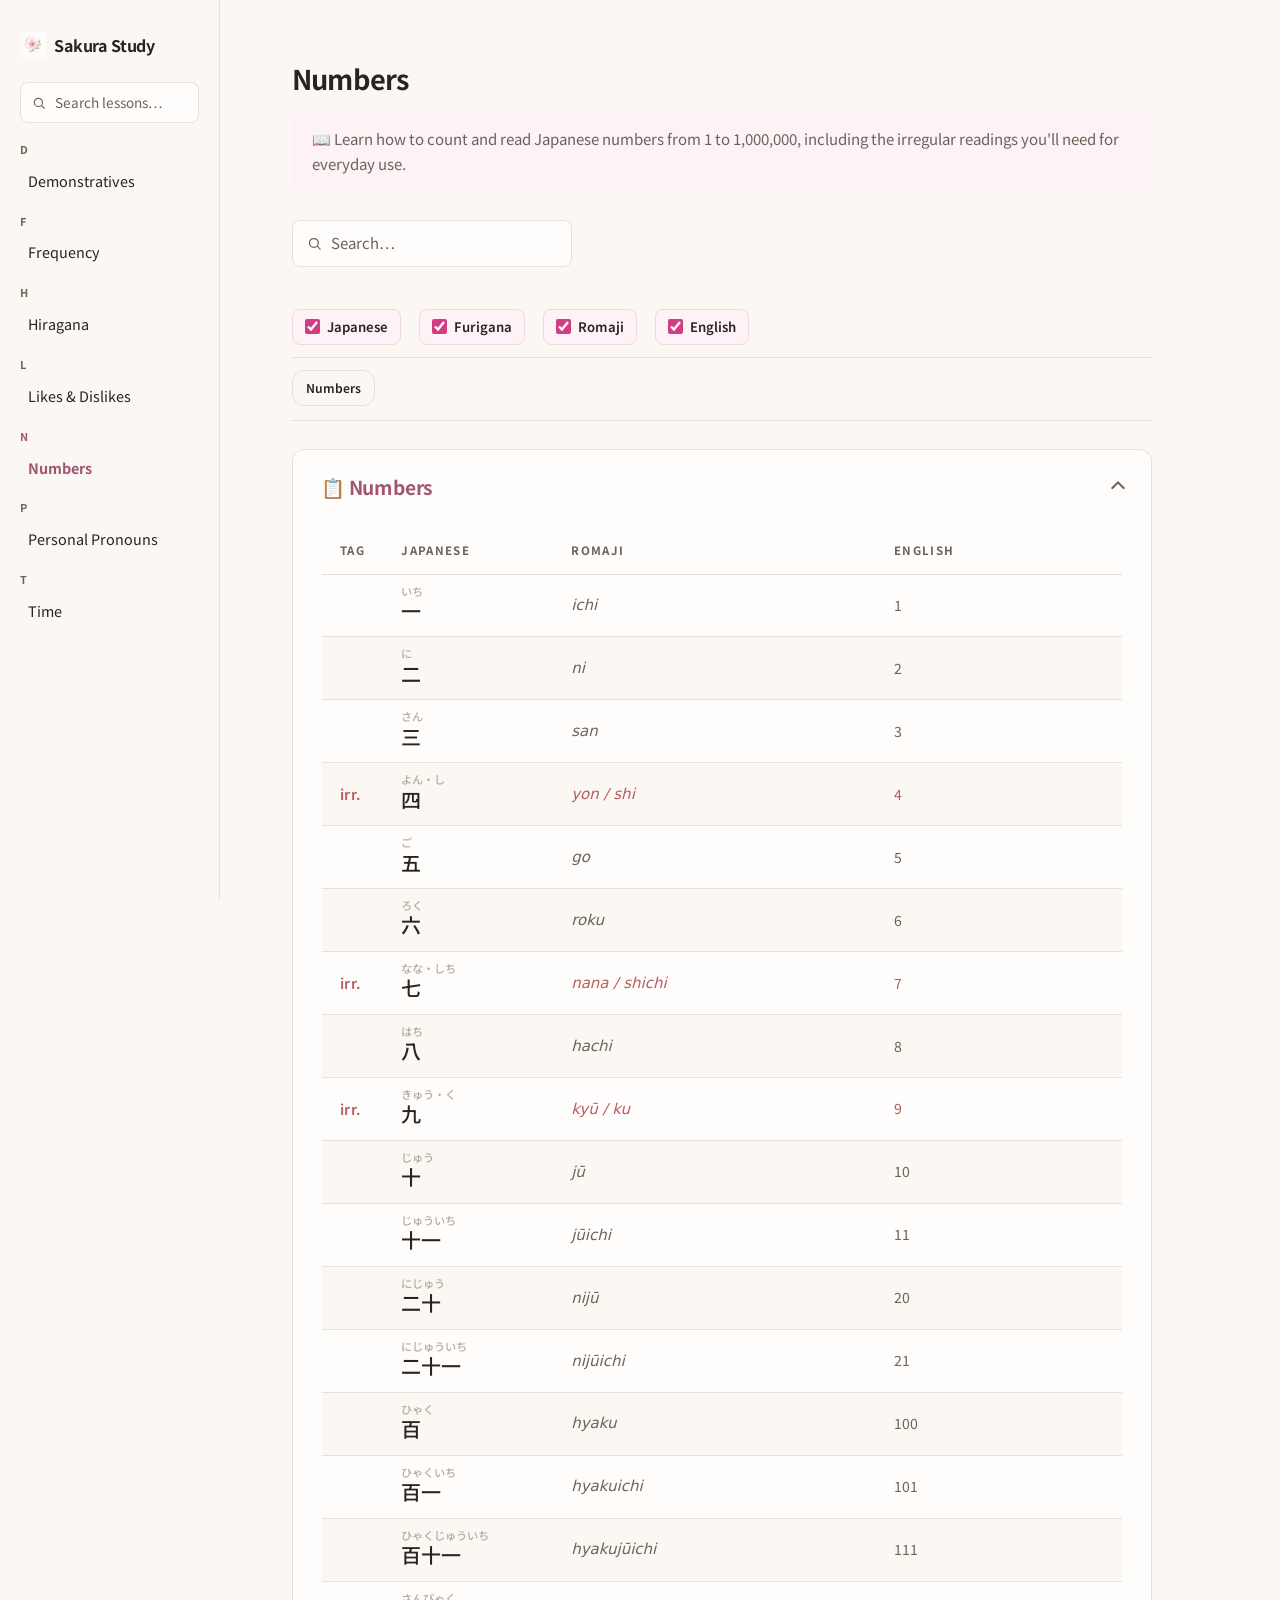
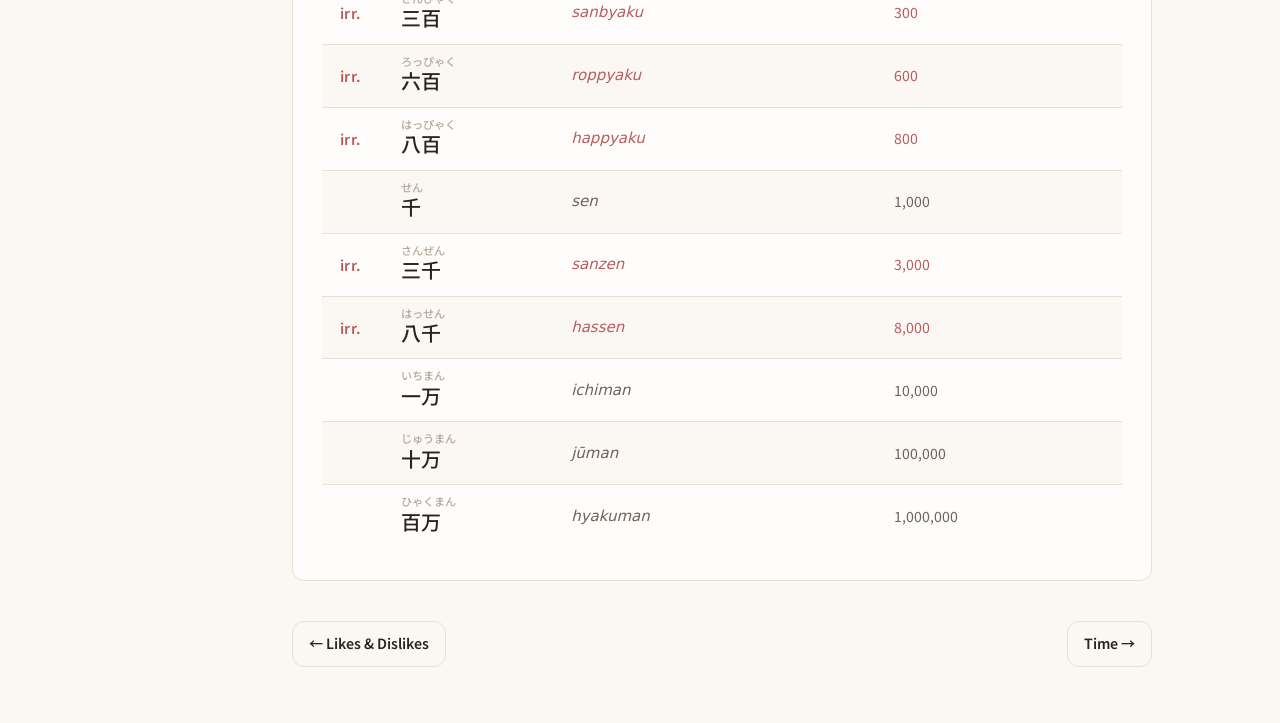
<file: pages/numbers.html>
<!doctype html>
<html lang="en">
  <head>
    <meta charset="UTF-8" />
    <meta name="viewport" content="width=device-width, initial-scale=1.0" />

    <title>Sakura Study — Numbers</title>
    <meta name="description" content="A personal Japanese reference notebook. Numbers (JLPT N5): kanji, readings, and irregular forms." />
    <link rel="icon" type="image/svg+xml" href="../assets/favicon.svg" />
    <meta property="og:type" content="website" />
    <meta property="og:title" content="Sakura Study — Numbers" />
    <meta property="og:description" content="A personal Japanese reference notebook. Numbers (JLPT N5): kanji, readings, and irregular forms." />
    <meta property="og:url" content="https://sakura.lauramaestuv.workers.dev/pages/numbers.html" />
    <meta name="twitter:card" content="summary" />

    <!-- ------------------------------------- -->
    <!-- FONT -->
    <!-- ------------------------------------- -->

    <link rel="preconnect" href="https://fonts.googleapis.com" />
    <link rel="preconnect" href="https://fonts.gstatic.com" crossorigin />
    <link href="https://fonts.googleapis.com/css2?family=Noto+Sans+JP:wght@400;500;700&display=swap" rel="stylesheet" />

    <!-- ------------------------------------- -->
    <!-- STYLES -->
    <!-- ------------------------------------- -->

    <link rel="stylesheet" href="../assets/style.css" />

    <!-- ------------------------------------- -->
    <!-- DATA TABLES -->
    <!-- ------------------------------------- -->
    <!-- dataTables.min.js (this build) requires jQuery to already be
         defined, so jQuery has to load first. Both are loaded once
         here; do not also load either again before </body>. -->
    <script src="https://code.jquery.com/jquery-3.7.1.min.js" integrity="sha384-1H217gwSVyLSIfaLxHbE7dRb3v4mYCKbpQvzx0cegeju1MVsGrX5xXxAvs/HgeFs" crossorigin="anonymous"></script>
    <script src="https://cdn.datatables.net/2.3.2/js/dataTables.min.js" integrity="sha384-RZEqG156bBQSxYY9lwjUz/nKVkqYj/QNK9dEjjyJ/EVTO7ndWwk6ZWEkvaKdRm/U" crossorigin="anonymous"></script>

  </head>

  <!-- ------------------------------------- -->
  <!-- BODY STARTS -->
  <!-- ------------------------------------- -->

  <body>
    <div class="layout">
      <aside class="sidebar">

        <!-- ------------------------------------- -->
        <!-- SIDEBAR BRAND -->
        <!-- ------------------------------------- -->
        <!-- The only way back to the landing page — it's deliberately
             not one of the alphabetical entries below, since it isn't
             study content itself. -->
        <a class="sidebar-brand" href="../index.html"><img src="../assets/img/logo.png" alt="" width="26" height="26" />Sakura Study</a>

        <!-- ------------------------------------- -->
        <!-- SIDEBAR SEARCH -->
        <!-- ------------------------------------- -->
        <div class="sidebar-search">
          <input
            type="text"
            id="sidebarSearch"
            placeholder="Search lessons…"
            autocomplete="off"
          />
          <div class="search-results" id="searchResults" hidden></div>
        </div>

        <!-- ------------------------------------- -->
        <!-- SIDEBAR NAVIGATION -->
        <!-- ------------------------------------- -->
        <!-- Flat and alphabetical, no category heading — every page on
             the site (regardless of folder) sorted by title into one
             .menu-group per starting letter, the same organizing idea
             as the home page's own .category-list (grouped by topic
             there instead of alphabetically). To add a page: drop
             the file in its folder, then add its <a> to the matching
             (or a new) .menu-group here in alphabetical order — the
             search script and layout both work off this flat
             structure, no other markup changes needed.

             Links are relative, not root-absolute — this site has to keep
             working wherever it's hosted (root domain, a subpath, a
             local file), and only relative paths are guaranteed to
             survive that. The cost: every link's ../ count depends on
             the linking page's own folder depth. From root (index.html)
             assets are assets/style.css and pages are
             pages/numbers.html. From one folder deep
             (pages/*.html) it's ../assets/style.css, a same-folder
             page is just numbers.html, and a different category is
             ../grammar/particles.html. One more ../ per extra level of
             nesting — get the depth right when copying this nav to a
             new page.

             This search matches every lesson's actual content, not just page
             titles — see initGlobalSearch in assets/script.js and
             assets/search-index.js (regenerate that file after editing
             lesson content: python3 assets/build-search-index.py).

             Example, once /grammar/particles.html exists (P sorts
             between N and T, so it slots in as its own group there):
             <div class="menu-group">
               <span class="menu-letter">P</span>
               <a href="../grammar/particles.html">Particles</a>
             </div> -->
        <nav class="menu" id="sidebarMenu" aria-label="Lessons">
          <div class="menu-letter-group">
            <button type="button" class="menu-letter-btn" aria-haspopup="true" aria-expanded="false">D</button>
            <div class="menu-popover" role="menu">
              <a href="demonstratives.html" role="menuitem">Demonstratives</a>
            </div>
          </div>
          <div class="menu-letter-group">
            <button type="button" class="menu-letter-btn" aria-haspopup="true" aria-expanded="false">F</button>
            <div class="menu-popover" role="menu">
              <a href="frequency.html" role="menuitem">Frequency</a>
            </div>
          </div>
          <div class="menu-letter-group">
            <button type="button" class="menu-letter-btn" aria-haspopup="true" aria-expanded="false">H</button>
            <div class="menu-popover" role="menu">
              <a href="hiragana.html" role="menuitem">Hiragana</a>
            </div>
          </div>
          <div class="menu-letter-group">
            <button type="button" class="menu-letter-btn" aria-haspopup="true" aria-expanded="false">L</button>
            <div class="menu-popover" role="menu">
              <a href="likes-dislikes.html" role="menuitem">Likes &amp; Dislikes</a>
            </div>
          </div>
          <div class="menu-letter-group">
            <button type="button" class="menu-letter-btn active" aria-haspopup="true" aria-expanded="false">N</button>
            <div class="menu-popover" role="menu">
              <a href="numbers.html" class="active" aria-current="page" role="menuitem">Numbers</a>
            </div>
          </div>
          <div class="menu-letter-group">
            <button type="button" class="menu-letter-btn" aria-haspopup="true" aria-expanded="false">P</button>
            <div class="menu-popover" role="menu">
              <a href="pronouns.html" role="menuitem">Personal Pronouns</a>
            </div>
          </div>
          <div class="menu-letter-group">
            <button type="button" class="menu-letter-btn" aria-haspopup="true" aria-expanded="false">T</button>
            <div class="menu-popover" role="menu">
              <a href="time.html" role="menuitem">Time</a>
            </div>
          </div>
        </nav>
      </aside>

      <main class="content">
        <div class="page">
          <h1>Numbers</h1>
          <p class="lesson-overview">📖 Learn how to count and read Japanese numbers from 1 to 1,000,000, including the irregular readings you'll need for everyday use.</p>

          <!-- ------------------------------------- -->
          <!-- PAGE SEARCH -->
          <!-- ------------------------------------- -->
          <!-- Always searches every table on the page (just the one
               here), never an individual table's own box — same
               pattern as the Time page. See assets/script.js
               initPageSearch. -->

          <div class="page-search">
            <input
              type="text"
              id="pageSearch"
              placeholder="Search…"
              autocomplete="off"
              aria-label="Search all numbers tables"
            />
          </div>

          <!-- ------------------------------------- -->
          <!-- PAGE TOOLBAR (sticky) -->
          <!-- ------------------------------------- -->
          <!-- Display toggles + table nav, stacked and pinned to the
               viewport top together (see .page-toolbar, style.css) so
               both stay reachable the whole time you're reading, not
               just before the first scroll. Same two children, same
               markup, on every lesson page. -->

          <div class="page-toolbar">

            <!-- Japanese/furigana/romaji/English, on by default and
                 persisted in localStorage across the whole site — see
                 initDisplayToggles in assets/script.js. -->

            <div class="display-toggles">
              <label><input type="checkbox" id="toggleJapanese" checked /> Japanese</label>
              <label><input type="checkbox" id="toggleFurigana" checked /> Furigana</label>
              <label><input type="checkbox" id="toggleRomaji" checked /> Romaji</label>
              <label><input type="checkbox" id="toggleEnglish" checked /> English</label>
            </div>

            <nav class="table-nav" id="tableNav">
              <a href="#numbers">Numbers</a>
            </nav>
          </div>

          <!-- ------------------------------------- -->
          <!-- TABLE STARTS -->
          <!-- ------------------------------------- -->
          <!-- Every reference table lives inside a collapsible
               <details> toggle, even when (like here) there's only
               one — so the page structure stays identical across
               every vocabulary page. -->

          <details class="toggle-section" id="numbers" open>
            <summary><h2>📋 Numbers</h2></summary>

            <div class="toggle-body">
              <table id="numbersTable" class="ref-table" data-default-order="3,asc">
                <thead>
                  <tr>
                    <th class="type-col">Tag</th>
                    <th>Japanese</th>
                    <th class="col-romaji">Romaji</th>
                    <th class="col-english">English</th>
                  </tr>
                </thead>

                <tbody>
                  <tr>
                    <td class="type" data-order="0"></td>
                    <td class="jp" lang="ja">
                      <ruby><span class="kanji">一</span><rt>いち</rt></ruby>
                    </td>
                    <td class="romaji">ichi</td>
                    <td class="english" data-order="1">1</td>
                  </tr>
                  <tr>
                    <td class="type" data-order="0"></td>
                    <td class="jp" lang="ja">
                      <ruby><span class="kanji">二</span><rt>に</rt></ruby>
                    </td>
                    <td class="romaji">ni</td>
                    <td class="english" data-order="2">2</td>
                  </tr>
                  <tr>
                    <td class="type" data-order="0"></td>
                    <td class="jp" lang="ja">
                      <ruby><span class="kanji">三</span><rt>さん</rt></ruby>
                    </td>
                    <td class="romaji">san</td>
                    <td class="english" data-order="3">3</td>
                  </tr>
                  <tr class="irregular">
                    <td class="type" data-order="1"></td>
                    <td class="jp" lang="ja">
                      <ruby><span class="kanji">四</span><rt>よん・し</rt></ruby>
                    </td>
                    <td class="romaji">yon / shi</td>
                    <td class="english" data-order="4">4</td>
                  </tr>
                  <tr>
                    <td class="type" data-order="0"></td>
                    <td class="jp" lang="ja">
                      <ruby><span class="kanji">五</span><rt>ご</rt></ruby>
                    </td>
                    <td class="romaji">go</td>
                    <td class="english" data-order="5">5</td>
                  </tr>
                  <tr>
                    <td class="type" data-order="0"></td>
                    <td class="jp" lang="ja">
                      <ruby><span class="kanji">六</span><rt>ろく</rt></ruby>
                    </td>
                    <td class="romaji">roku</td>
                    <td class="english" data-order="6">6</td>
                  </tr>
                  <tr class="irregular">
                    <td class="type" data-order="1"></td>
                    <td class="jp" lang="ja">
                      <ruby><span class="kanji">七</span><rt>なな・しち</rt></ruby>
                    </td>
                    <td class="romaji">nana / shichi</td>
                    <td class="english" data-order="7">7</td>
                  </tr>
                  <tr>
                    <td class="type" data-order="0"></td>
                    <td class="jp" lang="ja">
                      <ruby><span class="kanji">八</span><rt>はち</rt></ruby>
                    </td>
                    <td class="romaji">hachi</td>
                    <td class="english" data-order="8">8</td>
                  </tr>
                  <tr class="irregular">
                    <td class="type" data-order="1"></td>
                    <td class="jp" lang="ja">
                      <ruby><span class="kanji">九</span><rt>きゅう・く</rt></ruby>
                    </td>
                    <td class="romaji">kyū / ku</td>
                    <td class="english" data-order="9">9</td>
                  </tr>
                  <tr>
                    <td class="type" data-order="0"></td>
                    <td class="jp" lang="ja">
                      <ruby><span class="kanji">十</span><rt>じゅう</rt></ruby>
                    </td>
                    <td class="romaji">jū</td>
                    <td class="english" data-order="10">10</td>
                  </tr>
                  <tr>
                    <td class="type" data-order="0"></td>
                    <td class="jp" lang="ja">
                      <ruby><span class="kanji">十一</span><rt>じゅういち</rt></ruby>
                    </td>
                    <td class="romaji">jūichi</td>
                    <td class="english" data-order="11">11</td>
                  </tr>
                  <tr>
                    <td class="type" data-order="0"></td>
                    <td class="jp" lang="ja">
                      <ruby><span class="kanji">二十</span><rt>にじゅう</rt></ruby>
                    </td>
                    <td class="romaji">nijū</td>
                    <td class="english" data-order="20">20</td>
                  </tr>
                  <tr>
                    <td class="type" data-order="0"></td>
                    <td class="jp" lang="ja">
                      <ruby><span class="kanji">二十一</span><rt>にじゅういち</rt></ruby>
                    </td>
                    <td class="romaji">nijūichi</td>
                    <td class="english" data-order="21">21</td>
                  </tr>
                  <tr>
                    <td class="type" data-order="0"></td>
                    <td class="jp" lang="ja">
                      <ruby><span class="kanji">百</span><rt>ひゃく</rt></ruby>
                    </td>
                    <td class="romaji">hyaku</td>
                    <td class="english" data-order="100">100</td>
                  </tr>
                  <tr>
                    <td class="type" data-order="0"></td>
                    <td class="jp" lang="ja">
                      <ruby><span class="kanji">百一</span><rt>ひゃくいち</rt></ruby>
                    </td>
                    <td class="romaji">hyakuichi</td>
                    <td class="english" data-order="101">101</td>
                  </tr>
                  <tr>
                    <td class="type" data-order="0"></td>
                    <td class="jp" lang="ja">
                      <ruby><span class="kanji">百十一</span><rt>ひゃくじゅういち</rt></ruby>
                    </td>
                    <td class="romaji">hyakujūichi</td>
                    <td class="english" data-order="111">111</td>
                  </tr>
                  <tr class="irregular">
                    <td class="type" data-order="1"></td>
                    <td class="jp" lang="ja">
                      <ruby><span class="kanji">三百</span><rt>さんびゃく</rt></ruby>
                    </td>
                    <td class="romaji">sanbyaku</td>
                    <td class="english" data-order="300">300</td>
                  </tr>
                  <tr class="irregular">
                    <td class="type" data-order="1"></td>
                    <td class="jp" lang="ja">
                      <ruby><span class="kanji">六百</span><rt>ろっぴゃく</rt></ruby>
                    </td>
                    <td class="romaji">roppyaku</td>
                    <td class="english" data-order="600">600</td>
                  </tr>
                  <tr class="irregular">
                    <td class="type" data-order="1"></td>
                    <td class="jp" lang="ja">
                      <ruby><span class="kanji">八百</span><rt>はっぴゃく</rt></ruby>
                    </td>
                    <td class="romaji">happyaku</td>
                    <td class="english" data-order="800">800</td>
                  </tr>
                  <tr>
                    <td class="type" data-order="0"></td>
                    <td class="jp" lang="ja">
                      <ruby><span class="kanji">千</span><rt>せん</rt></ruby>
                    </td>
                    <td class="romaji">sen</td>
                    <td class="english" data-order="1000">1,000</td>
                  </tr>
                  <tr class="irregular">
                    <td class="type" data-order="1"></td>
                    <td class="jp" lang="ja">
                      <ruby><span class="kanji">三千</span><rt>さんぜん</rt></ruby>
                    </td>
                    <td class="romaji">sanzen</td>
                    <td class="english" data-order="3000">3,000</td>
                  </tr>
                  <tr class="irregular">
                    <td class="type" data-order="1"></td>
                    <td class="jp" lang="ja">
                      <ruby><span class="kanji">八千</span><rt>はっせん</rt></ruby>
                    </td>
                    <td class="romaji">hassen</td>
                    <td class="english" data-order="8000">8,000</td>
                  </tr>
                  <tr>
                    <td class="type" data-order="0"></td>
                    <td class="jp" lang="ja">
                      <ruby><span class="kanji">一万</span><rt>いちまん</rt></ruby>
                    </td>
                    <td class="romaji">ichiman</td>
                    <td class="english" data-order="10000">10,000</td>
                  </tr>
                  <tr>
                    <td class="type" data-order="0"></td>
                    <td class="jp" lang="ja">
                      <ruby><span class="kanji">十万</span><rt>じゅうまん</rt></ruby>
                    </td>
                    <td class="romaji">jūman</td>
                    <td class="english" data-order="100000">100,000</td>
                  </tr>
                  <tr>
                    <td class="type" data-order="0"></td>
                    <td class="jp" lang="ja">
                      <ruby><span class="kanji">百万</span><rt>ひゃくまん</rt></ruby>
                    </td>
                    <td class="romaji">hyakuman</td>
                    <td class="english" data-order="1000000">1,000,000</td>
                  </tr>
                </tbody>
              </table>
            </div>
          </details>
          <!-- ------------------------------------- -->
          <!-- TABLE ENDED -->
          <!-- ------------------------------------- -->

          <!-- ------------------------------------- -->
          <!-- LESSON NAV -->
          <!-- ------------------------------------- -->
          <!-- Follows the homepage's own reading order across every
               category, not just within one — Writing System is the
               first category on the homepage, so Hiragana now leads
               the full chain: Hiragana → Likes & Dislikes → Numbers →
               Time → Frequency → Personal Pronouns → Demonstratives
               (placeholders skipped since they have no page to link
               to). -->

          <nav class="lesson-nav">
            <a class="lesson-nav-prev" href="likes-dislikes.html">← Likes &amp; Dislikes</a>
            <a class="lesson-nav-next" href="time.html">Time →</a>
          </nav>
        </div>
      </main>
    </div>

<!-- ------------------------------------- -->
<!-- SCRIPTS -->
<!-- ------------------------------------- -->

<script src="../assets/search-index.js"></script>
<script src="../assets/script.js"></script>

  </body>
  <!-- ------------------------------------- -->
  <!-- BODY ENDED -->
  <!-- ------------------------------------- -->
</html>
</file>
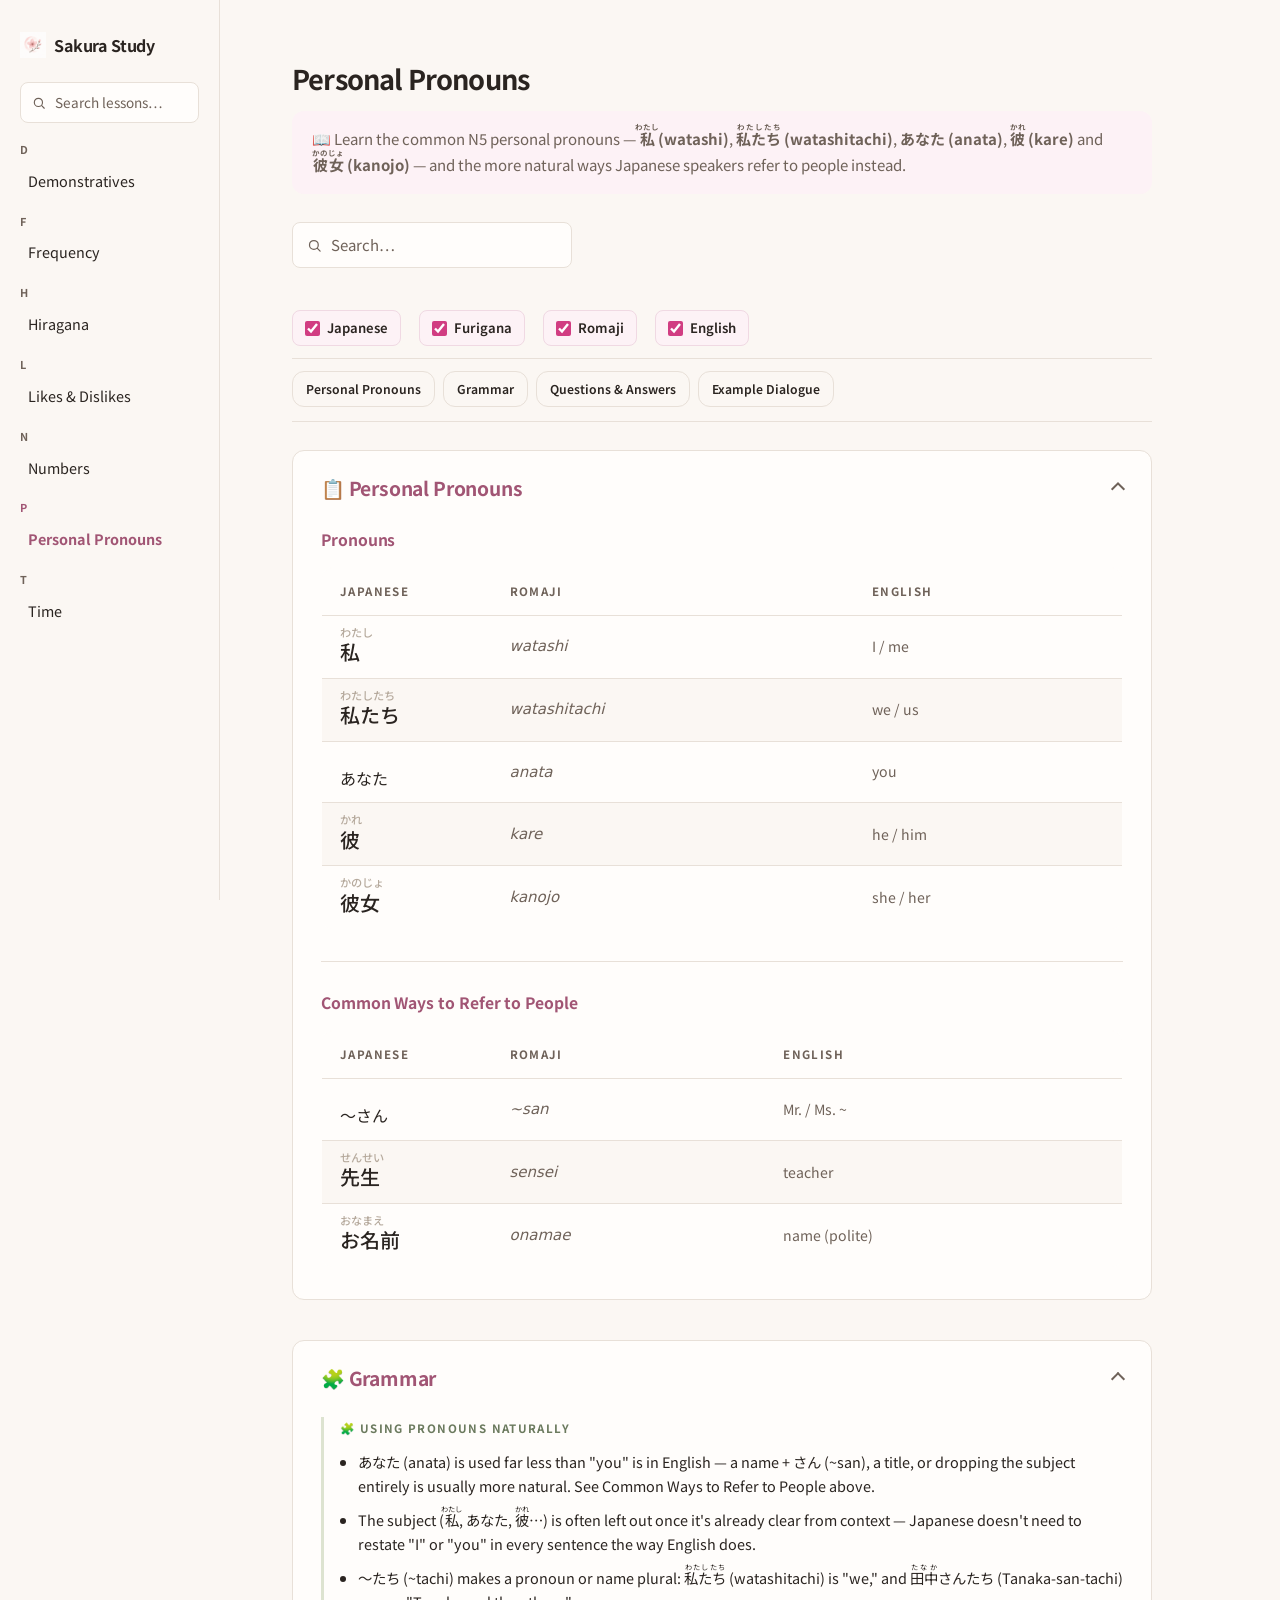
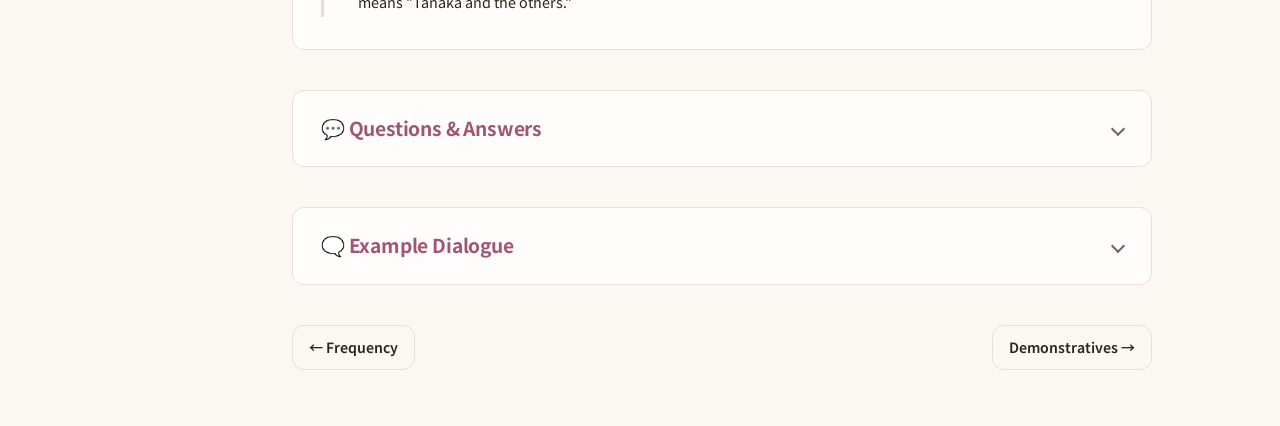
<file: pages/pronouns.html>
<!doctype html>
<html lang="en">
  <head>
    <meta charset="UTF-8" />
    <meta name="viewport" content="width=device-width, initial-scale=1.0" />

    <title>Sakura Study — Personal Pronouns</title>
    <meta name="description" content="A personal Japanese reference notebook. Personal Pronouns (JLPT N5): 私/あなた/彼/彼女, natural ways to refer to people, grammar notes, and example dialogues." />
    <link rel="icon" type="image/svg+xml" href="../assets/favicon.svg" />
    <meta property="og:type" content="website" />
    <meta property="og:title" content="Sakura Study — Personal Pronouns" />
    <meta property="og:description" content="A personal Japanese reference notebook. Personal Pronouns (JLPT N5): 私/あなた/彼/彼女, natural ways to refer to people, grammar notes, and example dialogues." />
    <meta property="og:url" content="https://sakura.lauramaestuv.workers.dev/pages/pronouns.html" />
    <meta name="twitter:card" content="summary" />

    <!-- ------------------------------------- -->
    <!-- FONT -->
    <!-- ------------------------------------- -->

    <link rel="preconnect" href="https://fonts.googleapis.com" />
    <link rel="preconnect" href="https://fonts.gstatic.com" crossorigin />
    <link href="https://fonts.googleapis.com/css2?family=Noto+Sans+JP:wght@400;500;700&display=swap" rel="stylesheet" />

    <!-- ------------------------------------- -->
    <!-- STYLES -->
    <!-- ------------------------------------- -->

    <link rel="stylesheet" href="../assets/style.css" />

    <!-- ------------------------------------- -->
    <!-- DATA TABLES -->
    <!-- ------------------------------------- -->
    <!-- dataTables.min.js (this build) requires jQuery to already be
         defined, so jQuery has to load first. Both are loaded once
         here; do not also load either again before </body>. -->
    <script src="https://code.jquery.com/jquery-3.7.1.min.js" integrity="sha384-1H217gwSVyLSIfaLxHbE7dRb3v4mYCKbpQvzx0cegeju1MVsGrX5xXxAvs/HgeFs" crossorigin="anonymous"></script>
    <script src="https://cdn.datatables.net/2.3.2/js/dataTables.min.js" integrity="sha384-RZEqG156bBQSxYY9lwjUz/nKVkqYj/QNK9dEjjyJ/EVTO7ndWwk6ZWEkvaKdRm/U" crossorigin="anonymous"></script>

  </head>

  <!-- ------------------------------------- -->
  <!-- BODY STARTS -->
  <!-- ------------------------------------- -->

  <body>
    <div class="layout">
      <aside class="sidebar">

        <!-- ------------------------------------- -->
        <!-- SIDEBAR BRAND -->
        <!-- ------------------------------------- -->
        <!-- The only way back to the landing page — it's deliberately
             not one of the alphabetical entries below, since it isn't
             study content itself. -->
        <a class="sidebar-brand" href="../index.html"><img src="../assets/img/logo.png" alt="" width="26" height="26" />Sakura Study</a>

        <!-- ------------------------------------- -->
        <!-- SIDEBAR SEARCH -->
        <!-- ------------------------------------- -->
        <div class="sidebar-search">
          <input
            type="text"
            id="sidebarSearch"
            placeholder="Search lessons…"
            autocomplete="off"
          />
          <div class="search-results" id="searchResults" hidden></div>
        </div>

        <!-- ------------------------------------- -->
        <!-- SIDEBAR NAVIGATION -->
        <!-- ------------------------------------- -->
        <!-- Flat and alphabetical, no category heading — every page on
             the site (regardless of folder) sorted by title into one
             .menu-group per starting letter, the same organizing idea
             as the home page's own .category-list (grouped by topic
             there instead of alphabetically). To add a page: drop
             the file in its folder, then add its <a> to the matching
             (or a new) .menu-group here in alphabetical order — the
             search script and layout both work off this flat
             structure, no other markup changes needed.

             Links are relative, not root-absolute — this site has to keep
             working wherever it's hosted (root domain, a subpath, a
             local file), and only relative paths are guaranteed to
             survive that. The cost: every link's ../ count depends on
             the linking page's own folder depth. From root (index.html)
             assets are assets/style.css and pages are
             pages/numbers.html. From one folder deep
             (pages/*.html) it's ../assets/style.css, a same-folder
             page is just numbers.html, and a different category is
             ../grammar/particles.html. One more ../ per extra level of
             nesting — get the depth right when copying this nav to a
             new page.

             This search matches every lesson's actual content, not just page
             titles — see initGlobalSearch in assets/script.js and
             assets/search-index.js (regenerate that file after editing
             lesson content: python3 assets/build-search-index.py). -->
        <nav class="menu" id="sidebarMenu" aria-label="Lessons">
          <div class="menu-letter-group">
            <button type="button" class="menu-letter-btn" aria-haspopup="true" aria-expanded="false">D</button>
            <div class="menu-popover" role="menu">
              <a href="demonstratives.html" role="menuitem">Demonstratives</a>
            </div>
          </div>
          <div class="menu-letter-group">
            <button type="button" class="menu-letter-btn" aria-haspopup="true" aria-expanded="false">F</button>
            <div class="menu-popover" role="menu">
              <a href="frequency.html" role="menuitem">Frequency</a>
            </div>
          </div>
          <div class="menu-letter-group">
            <button type="button" class="menu-letter-btn" aria-haspopup="true" aria-expanded="false">H</button>
            <div class="menu-popover" role="menu">
              <a href="hiragana.html" role="menuitem">Hiragana</a>
            </div>
          </div>
          <div class="menu-letter-group">
            <button type="button" class="menu-letter-btn" aria-haspopup="true" aria-expanded="false">L</button>
            <div class="menu-popover" role="menu">
              <a href="likes-dislikes.html" role="menuitem">Likes &amp; Dislikes</a>
            </div>
          </div>
          <div class="menu-letter-group">
            <button type="button" class="menu-letter-btn" aria-haspopup="true" aria-expanded="false">N</button>
            <div class="menu-popover" role="menu">
              <a href="numbers.html" role="menuitem">Numbers</a>
            </div>
          </div>
          <div class="menu-letter-group">
            <button type="button" class="menu-letter-btn active" aria-haspopup="true" aria-expanded="false">P</button>
            <div class="menu-popover" role="menu">
              <a href="pronouns.html" class="active" aria-current="page" role="menuitem">Personal Pronouns</a>
            </div>
          </div>
          <div class="menu-letter-group">
            <button type="button" class="menu-letter-btn" aria-haspopup="true" aria-expanded="false">T</button>
            <div class="menu-popover" role="menu">
              <a href="time.html" role="menuitem">Time</a>
            </div>
          </div>
        </nav>
      </aside>

      <main class="content">
        <div class="page">
          <h1>Personal Pronouns</h1>
          <p class="lesson-overview">📖 Learn the common N5 personal pronouns — <strong><ruby>私<rt>わたし</rt></ruby> (watashi)</strong>, <strong><ruby>私たち<rt>わたしたち</rt></ruby> (watashitachi)</strong>, <strong>あなた (anata)</strong>, <strong><ruby>彼<rt>かれ</rt></ruby> (kare)</strong> and <strong><ruby>彼女<rt>かのじょ</rt></ruby> (kanojo)</strong> — and the more natural ways Japanese speakers refer to people instead.</p>

          <!-- ------------------------------------- -->
          <!-- PAGE SEARCH -->
          <!-- ------------------------------------- -->
          <!-- One search box for the whole page, filtering every
               table.ref-table and every .dialogue-card on it at once
               (each table keeps its own DataTables instance for
               sorting, but search is always driven from here instead
               of a per-table box). Typing a non-empty query
               force-opens every toggle below so matches in a collapsed
               section are still visible. -->

          <div class="page-search">
            <input
              type="text"
              id="pageSearch"
              placeholder="Search…"
              autocomplete="off"
              aria-label="Search all personal pronouns tables and dialogues"
            />
          </div>

          <!-- ------------------------------------- -->
          <!-- PAGE TOOLBAR (sticky) -->
          <!-- ------------------------------------- -->
          <!-- Display toggles + table nav, stacked and pinned to the
               viewport top together (see .page-toolbar, style.css) so
               both stay reachable the whole time you're reading, not
               just before the first scroll. Same two children, same
               markup, on every lesson page. -->

          <div class="page-toolbar">

            <!-- Japanese/furigana/romaji/English, on by default and
                 persisted in localStorage across the whole site — see
                 initDisplayToggles in assets/script.js. -->

            <div class="display-toggles">
              <label><input type="checkbox" id="toggleJapanese" checked /> Japanese</label>
              <label><input type="checkbox" id="toggleFurigana" checked /> Furigana</label>
              <label><input type="checkbox" id="toggleRomaji" checked /> Romaji</label>
              <label><input type="checkbox" id="toggleEnglish" checked /> English</label>
            </div>

            <!-- Quick-jump links. Clicking one opens that section's
                 toggle (they're collapsed by default) and scrolls to
                 it — see initTableNav in assets/script.js. Keep this in
                 sync with the toggle-section ids below whenever a
                 section is added, renamed, or reordered. -->

            <nav class="table-nav" id="tableNav">
              <a href="#personal-pronouns">Personal Pronouns</a>
              <a href="#grammar">Grammar</a>
              <a href="#questions-answers">Questions &amp; Answers</a>
              <a href="#example-dialogue">Example Dialogue</a>
            </nav>
          </div>

          <!-- ------------------------------------- -->
          <!-- PERSONAL PRONOUNS (+ REFERRING TO PEOPLE) -->
          <!-- ------------------------------------- -->
          <!-- One core section with two labeled sub-tables (see
               .table-subsection, style.css) instead of two unrelated
               top-level sections — same template every multi-table
               lesson page now follows. No data-default-order on either
               table on purpose: script.js's initReferenceTables falls
               back to authored order when the attribute is absent, and
               the Pronouns list is authored singular-first-person →
               plural-first-person → second-person → third-person,
               which teaches better than an alphabetical-by-English
               reshuffle (he/him, I/me, she/her, we/us, you) would. -->

          <details class="toggle-section" id="personal-pronouns" open>
            <summary><h2>📋 Personal Pronouns</h2></summary>

            <div class="toggle-body">

              <div class="table-subsection" id="pronouns-table">
                <h3>Pronouns</h3>
                <table id="personalPronounsTable" class="ref-table">
                  <thead>
                    <tr>
                      <th>Japanese</th>
                      <th class="col-romaji">Romaji</th>
                      <th class="col-english">English</th>
                    </tr>
                  </thead>

                  <tbody>
                    <tr>
                      <td class="jp" lang="ja">
                        <ruby><span class="kanji">私</span><rt>わたし</rt></ruby>
                      </td>
                      <td class="romaji">watashi</td>
                      <td class="english">I / me</td>
                    </tr>
                    <tr>
                      <td class="jp" lang="ja">
                        <ruby><span class="kanji">私たち</span><rt>わたしたち</rt></ruby>
                      </td>
                      <td class="romaji">watashitachi</td>
                      <td class="english">we / us</td>
                    </tr>
                    <tr>
                      <td class="jp" lang="ja">
                        <ruby><span class="kanji kana-only">あなた</span><rt>&nbsp;</rt></ruby>
                      </td>
                      <td class="romaji">anata</td>
                      <td class="english">you</td>
                    </tr>
                    <tr>
                      <td class="jp" lang="ja">
                        <ruby><span class="kanji">彼</span><rt>かれ</rt></ruby>
                      </td>
                      <td class="romaji">kare</td>
                      <td class="english">he / him</td>
                    </tr>
                    <tr>
                      <td class="jp" lang="ja">
                        <ruby><span class="kanji">彼女</span><rt>かのじょ</rt></ruby>
                      </td>
                      <td class="romaji">kanojo</td>
                      <td class="english">she / her</td>
                    </tr>
                  </tbody>
                </table>
              </div>

              <div class="table-subsection" id="referring-to-people">
                <h3>Common Ways to Refer to People</h3>
                <table id="referringToPeopleTable" class="ref-table">
                  <thead>
                    <tr>
                      <th>Japanese</th>
                      <th class="col-romaji">Romaji</th>
                      <th class="col-english">English</th>
                    </tr>
                  </thead>

                  <tbody>
                    <tr>
                      <td class="jp" lang="ja">
                        <ruby><span class="kanji kana-only">～さん</span><rt>&nbsp;</rt></ruby>
                      </td>
                      <td class="romaji">~san</td>
                      <td class="english">Mr. / Ms. ~</td>
                    </tr>
                    <tr>
                      <td class="jp" lang="ja">
                        <ruby><span class="kanji">先生</span><rt>せんせい</rt></ruby>
                      </td>
                      <td class="romaji">sensei</td>
                      <td class="english">teacher</td>
                    </tr>
                    <tr>
                      <td class="jp" lang="ja">
                        <ruby><span class="kanji">お名前</span><rt>おなまえ</rt></ruby>
                      </td>
                      <td class="romaji">onamae</td>
                      <td class="english">name (polite)</td>
                    </tr>
                  </tbody>
                </table>
              </div>

            </div>
          </details>

          <!-- ------------------------------------- -->
          <!-- GRAMMAR -->
          <!-- ------------------------------------- -->

          <details class="toggle-section" id="grammar" open>
            <summary><h2>🧩 Grammar</h2></summary>

            <div class="toggle-body">
              <div class="grammar-note">
                <h3>🧩 Using Pronouns Naturally</h3>
                <ul>
                  <li>あなた (anata) is used far less than "you" is in English — a name + さん (~san), a title, or dropping the subject entirely is usually more natural. See Common Ways to Refer to People above.</li>
                  <li>The subject (<ruby lang="ja">私<rt>わたし</rt></ruby>, あなた, <ruby lang="ja">彼<rt>かれ</rt></ruby>…) is often left out once it's already clear from context — Japanese doesn't need to restate "I" or "you" in every sentence the way English does.</li>
                  <li>～たち (~tachi) makes a pronoun or name plural: <ruby lang="ja">私たち<rt>わたしたち</rt></ruby> (watashitachi) is "we," and <ruby lang="ja">田中<rt>たなか</rt></ruby>さんたち (Tanaka-san-tachi) means "Tanaka and the others."</li>
                </ul>
              </div>
            </div>
          </details>

          <!-- ------------------------------------- -->
          <!-- QUESTIONS & ANSWERS (DIALOGUE CARDS) -->
          <!-- ------------------------------------- -->

          <details class="toggle-section" id="questions-answers">
            <summary><h2>💬 Questions &amp; Answers</h2></summary>

            <div class="toggle-body">
              <div class="dialogue-grid">

                <article class="dialogue-card">
                  <h3 class="dialogue-title">🤝 Introducing Someone</h3>
                  <div class="dialogue-messages">
                    <div class="message message-a">
                      <span class="message-speaker">A</span>
                      <div class="message-bubble">
                        <p class="message-jp" lang="ja">こちら<span class="particle">は</span><ruby>山田<rt>やまだ</rt></ruby>さんです。</p>
                        <p class="message-romaji">Kochira <span class="particle">wa</span> Yamada-san desu.</p>
                        <p class="message-en">This is Yamada-san.</p>
                      </div>
                    </div>
                    <div class="message message-b">
                      <span class="message-speaker">B</span>
                      <div class="message-bubble">
                        <p class="message-jp" lang="ja">はじめまして、<ruby>山田<rt>やまだ</rt></ruby>さん。</p>
                        <p class="message-romaji">Hajimemashite, Yamada-san.</p>
                        <p class="message-en">Nice to meet you, Yamada-san.</p>
                      </div>
                    </div>
                  </div>
                </article>

                <article class="dialogue-card">
                  <h3 class="dialogue-title">🙋 Asking Who Someone Is</h3>
                  <div class="dialogue-messages">
                    <div class="message message-a">
                      <span class="message-speaker">A</span>
                      <div class="message-bubble">
                        <p class="message-jp" lang="ja">あの<ruby>人<rt>ひと</rt></ruby><span class="particle">は</span>だれです<span class="particle">か</span>。</p>
                        <p class="message-romaji">Ano hito <span class="particle">wa</span> dare desu <span class="particle">ka</span>?</p>
                        <p class="message-en">Who is that person over there?</p>
                      </div>
                    </div>
                    <div class="message message-b">
                      <span class="message-speaker">B</span>
                      <div class="message-bubble">
                        <p class="message-jp" lang="ja"><ruby>山田<rt>やまだ</rt></ruby>さんです。<ruby>私<rt>わたし</rt></ruby><span class="particle">の</span><ruby>友達<rt>ともだち</rt></ruby>です。</p>
                        <p class="message-romaji">Yamada-san desu. Watashi <span class="particle">no</span> tomodachi desu.</p>
                        <p class="message-en">That's Yamada-san. He's my friend.</p>
                      </div>
                    </div>
                  </div>
                </article>

                <article class="dialogue-card">
                  <h3 class="dialogue-title">📛 Asking for a Name</h3>
                  <div class="dialogue-messages">
                    <div class="message message-a">
                      <span class="message-speaker">A</span>
                      <div class="message-bubble">
                        <p class="message-jp" lang="ja">すみません、お<ruby>名前<rt>なまえ</rt></ruby><span class="particle">は</span><ruby>何<rt>なん</rt></ruby>です<span class="particle">か</span>。</p>
                        <p class="message-romaji">Sumimasen, onamae <span class="particle">wa</span> nan desu <span class="particle">ka</span>?</p>
                        <p class="message-en">Excuse me, what is your name?</p>
                      </div>
                    </div>
                    <div class="message message-b">
                      <span class="message-speaker">B</span>
                      <div class="message-bubble">
                        <p class="message-jp" lang="ja"><ruby>田中<rt>たなか</rt></ruby>です。</p>
                        <p class="message-romaji">Tanaka desu.</p>
                        <p class="message-en">I'm Tanaka.</p>
                      </div>
                    </div>
                  </div>
                </article>

                <article class="dialogue-card">
                  <h3 class="dialogue-title">🎓 Talking About Yourself</h3>
                  <div class="dialogue-messages">
                    <div class="message message-a">
                      <span class="message-speaker">A</span>
                      <div class="message-bubble">
                        <p class="message-jp" lang="ja"><ruby>学生<rt>がくせい</rt></ruby>です<span class="particle">か</span>。</p>
                        <p class="message-romaji">Gakusei desu <span class="particle">ka</span>?</p>
                        <p class="message-en">Are you a student?</p>
                      </div>
                    </div>
                    <div class="message message-b">
                      <span class="message-speaker">B</span>
                      <div class="message-bubble">
                        <p class="message-jp" lang="ja">はい、<ruby>私<rt>わたし</rt></ruby><span class="particle">は</span><ruby>学生<rt>がくせい</rt></ruby>です。</p>
                        <p class="message-romaji">Hai, watashi <span class="particle">wa</span> gakusei desu.</p>
                        <p class="message-en">Yes, I am a student.</p>
                      </div>
                    </div>
                  </div>
                </article>

                <article class="dialogue-card">
                  <h3 class="dialogue-title">👩‍🏫 Talking About Someone Else</h3>
                  <div class="dialogue-messages">
                    <div class="message message-a">
                      <span class="message-speaker">A</span>
                      <div class="message-bubble">
                        <p class="message-jp" lang="ja"><ruby>彼女<rt>かのじょ</rt></ruby><span class="particle">は</span><ruby>先生<rt>せんせい</rt></ruby>です<span class="particle">か</span>。</p>
                        <p class="message-romaji">Kanojo <span class="particle">wa</span> sensei desu <span class="particle">ka</span>?</p>
                        <p class="message-en">Is she a teacher?</p>
                      </div>
                    </div>
                    <div class="message message-b">
                      <span class="message-speaker">B</span>
                      <div class="message-bubble">
                        <p class="message-jp" lang="ja">はい、<ruby>彼女<rt>かのじょ</rt></ruby><span class="particle">は</span><ruby>先生<rt>せんせい</rt></ruby>です。</p>
                        <p class="message-romaji">Hai, kanojo <span class="particle">wa</span> sensei desu.</p>
                        <p class="message-en">Yes, she is a teacher.</p>
                      </div>
                    </div>
                  </div>
                </article>

              </div>
            </div>
          </details>

          <!-- ------------------------------------- -->
          <!-- EXAMPLE DIALOGUE -->
          <!-- ------------------------------------- -->
          <!-- One continuous back-and-forth, unlike the short single-
               exchange cards above — so it's one full-width
               .dialogue-card holding every turn, not a grid of cards.
               Kept to exactly two speakers throughout (Sakura's dialogue
               card format doesn't support a third voice) — A and B talk
               about a third person rather than that person speaking. -->

          <details class="toggle-section" id="example-dialogue">
            <summary><h2>🗨️ Example Dialogue</h2></summary>

            <div class="toggle-body">
              <article class="dialogue-card">
                <h3 class="dialogue-title">👥 Who's That?</h3>
                <div class="dialogue-messages">
                  <div class="message message-a">
                    <span class="message-speaker">A</span>
                    <div class="message-bubble">
                      <p class="message-jp" lang="ja">あの<ruby>人<rt>ひと</rt></ruby><span class="particle">は</span><ruby>田中<rt>たなか</rt></ruby>さんです<span class="particle">か</span>。</p>
                      <p class="message-romaji">Ano hito <span class="particle">wa</span> Tanaka-san desu <span class="particle">ka</span>?</p>
                      <p class="message-en">Is that person over there Tanaka-san?</p>
                    </div>
                  </div>
                  <div class="message message-b">
                    <span class="message-speaker">B</span>
                    <div class="message-bubble">
                      <p class="message-jp" lang="ja">いいえ、<ruby>彼<rt>かれ</rt></ruby><span class="particle">は</span><ruby>鈴木<rt>すずき</rt></ruby>さんです。</p>
                      <p class="message-romaji">Iie, kare <span class="particle">wa</span> Suzuki-san desu.</p>
                      <p class="message-en">No, he's Suzuki-san.</p>
                    </div>
                  </div>
                  <div class="message message-a">
                    <span class="message-speaker">A</span>
                    <div class="message-bubble">
                      <p class="message-jp" lang="ja">そうです<span class="particle">か</span>。<ruby>彼女<rt>かのじょ</rt></ruby><span class="particle">は</span>だれです<span class="particle">か</span>。</p>
                      <p class="message-romaji">Sō desu <span class="particle">ka</span>. Kanojo <span class="particle">wa</span> dare desu <span class="particle">ka</span>?</p>
                      <p class="message-en">I see. Who is she?</p>
                    </div>
                  </div>
                  <div class="message message-b">
                    <span class="message-speaker">B</span>
                    <div class="message-bubble">
                      <p class="message-jp" lang="ja"><ruby>彼女<rt>かのじょ</rt></ruby><span class="particle">は</span><ruby>私<rt>わたし</rt></ruby><span class="particle">の</span><ruby>妹<rt>いもうと</rt></ruby>です。</p>
                      <p class="message-romaji">Kanojo <span class="particle">wa</span> watashi <span class="particle">no</span> imōto desu.</p>
                      <p class="message-en">She is my younger sister.</p>
                    </div>
                  </div>
                  <div class="message message-a">
                    <span class="message-speaker">A</span>
                    <div class="message-bubble">
                      <p class="message-jp" lang="ja">そうです<span class="particle">か</span>。お<ruby>名前<rt>なまえ</rt></ruby><span class="particle">は</span><ruby>何<rt>なん</rt></ruby>です<span class="particle">か</span>。</p>
                      <p class="message-romaji">Sō desu <span class="particle">ka</span>. Onamae <span class="particle">wa</span> nan desu <span class="particle">ka</span>?</p>
                      <p class="message-en">I see. What is her name?</p>
                    </div>
                  </div>
                  <div class="message message-b">
                    <span class="message-speaker">B</span>
                    <div class="message-bubble">
                      <p class="message-jp" lang="ja"><ruby>名前<rt>なまえ</rt></ruby><span class="particle">は</span><ruby>花子<rt>はなこ</rt></ruby>です。</p>
                      <p class="message-romaji">Namae <span class="particle">wa</span> Hanako desu.</p>
                      <p class="message-en">Her name is Hanako.</p>
                    </div>
                  </div>
                  <div class="message message-a">
                    <span class="message-speaker">A</span>
                    <div class="message-bubble">
                      <p class="message-jp" lang="ja">そうです<span class="particle">か</span>。<ruby>花子<rt>はなこ</rt></ruby>さん<span class="particle">は</span><ruby>学生<rt>がくせい</rt></ruby>です<span class="particle">か</span>。</p>
                      <p class="message-romaji">Sō desu <span class="particle">ka</span>. Hanako-san <span class="particle">wa</span> gakusei desu <span class="particle">ka</span>?</p>
                      <p class="message-en">I see. Is Hanako a student?</p>
                    </div>
                  </div>
                  <div class="message message-b">
                    <span class="message-speaker">B</span>
                    <div class="message-bubble">
                      <p class="message-jp" lang="ja">はい、<ruby>花子<rt>はなこ</rt></ruby><span class="particle">は</span><ruby>学生<rt>がくせい</rt></ruby>です。<ruby>私<rt>わたし</rt></ruby>たち<span class="particle">は</span><ruby>同<rt>おな</rt></ruby>じ<ruby>学校<rt>がっこう</rt></ruby>です。</p>
                      <p class="message-romaji">Hai, Hanako <span class="particle">wa</span> gakusei desu. Watashitachi <span class="particle">wa</span> onaji gakkō desu.</p>
                      <p class="message-en">Yes, Hanako is a student. We're at the same school.</p>
                    </div>
                  </div>
                  <div class="message message-a">
                    <span class="message-speaker">A</span>
                    <div class="message-bubble">
                      <p class="message-jp" lang="ja">いいです<span class="particle">ね</span>。</p>
                      <p class="message-romaji">Ii desu <span class="particle">ne</span>.</p>
                      <p class="message-en">That's nice.</p>
                    </div>
                  </div>
                  <div class="message message-b">
                    <span class="message-speaker">B</span>
                    <div class="message-bubble">
                      <p class="message-jp" lang="ja">はい、<ruby>彼女<rt>かのじょ</rt></ruby><span class="particle">は</span>いい<ruby>妹<rt>いもうと</rt></ruby>です。</p>
                      <p class="message-romaji">Hai, kanojo <span class="particle">wa</span> ii imōto desu.</p>
                      <p class="message-en">Yes, she's a good younger sister.</p>
                    </div>
                  </div>
                </div>
              </article>
            </div>
          </details>

          <!-- ------------------------------------- -->
          <!-- LESSON NAV -->
          <!-- ------------------------------------- -->
          <!-- Follows the homepage's own reading order across every
               category, not just within one: Hiragana → Likes &
               Dislikes →
               Numbers → Time →
               Frequency → Personal Pronouns → Demonstratives is the
               current full chain (placeholders skipped since they have
               no page to link to). -->

          <nav class="lesson-nav">
            <a class="lesson-nav-prev" href="frequency.html">← Frequency</a>
            <a class="lesson-nav-next" href="demonstratives.html">Demonstratives →</a>
          </nav>
        </div>
      </main>
    </div>

<!-- ------------------------------------- -->
<!-- SCRIPTS -->
<!-- ------------------------------------- -->

<script src="../assets/search-index.js"></script>
<script src="../assets/script.js"></script>

  </body>
  <!-- ------------------------------------- -->
  <!-- BODY ENDED -->
  <!-- ------------------------------------- -->
</html>
</file>
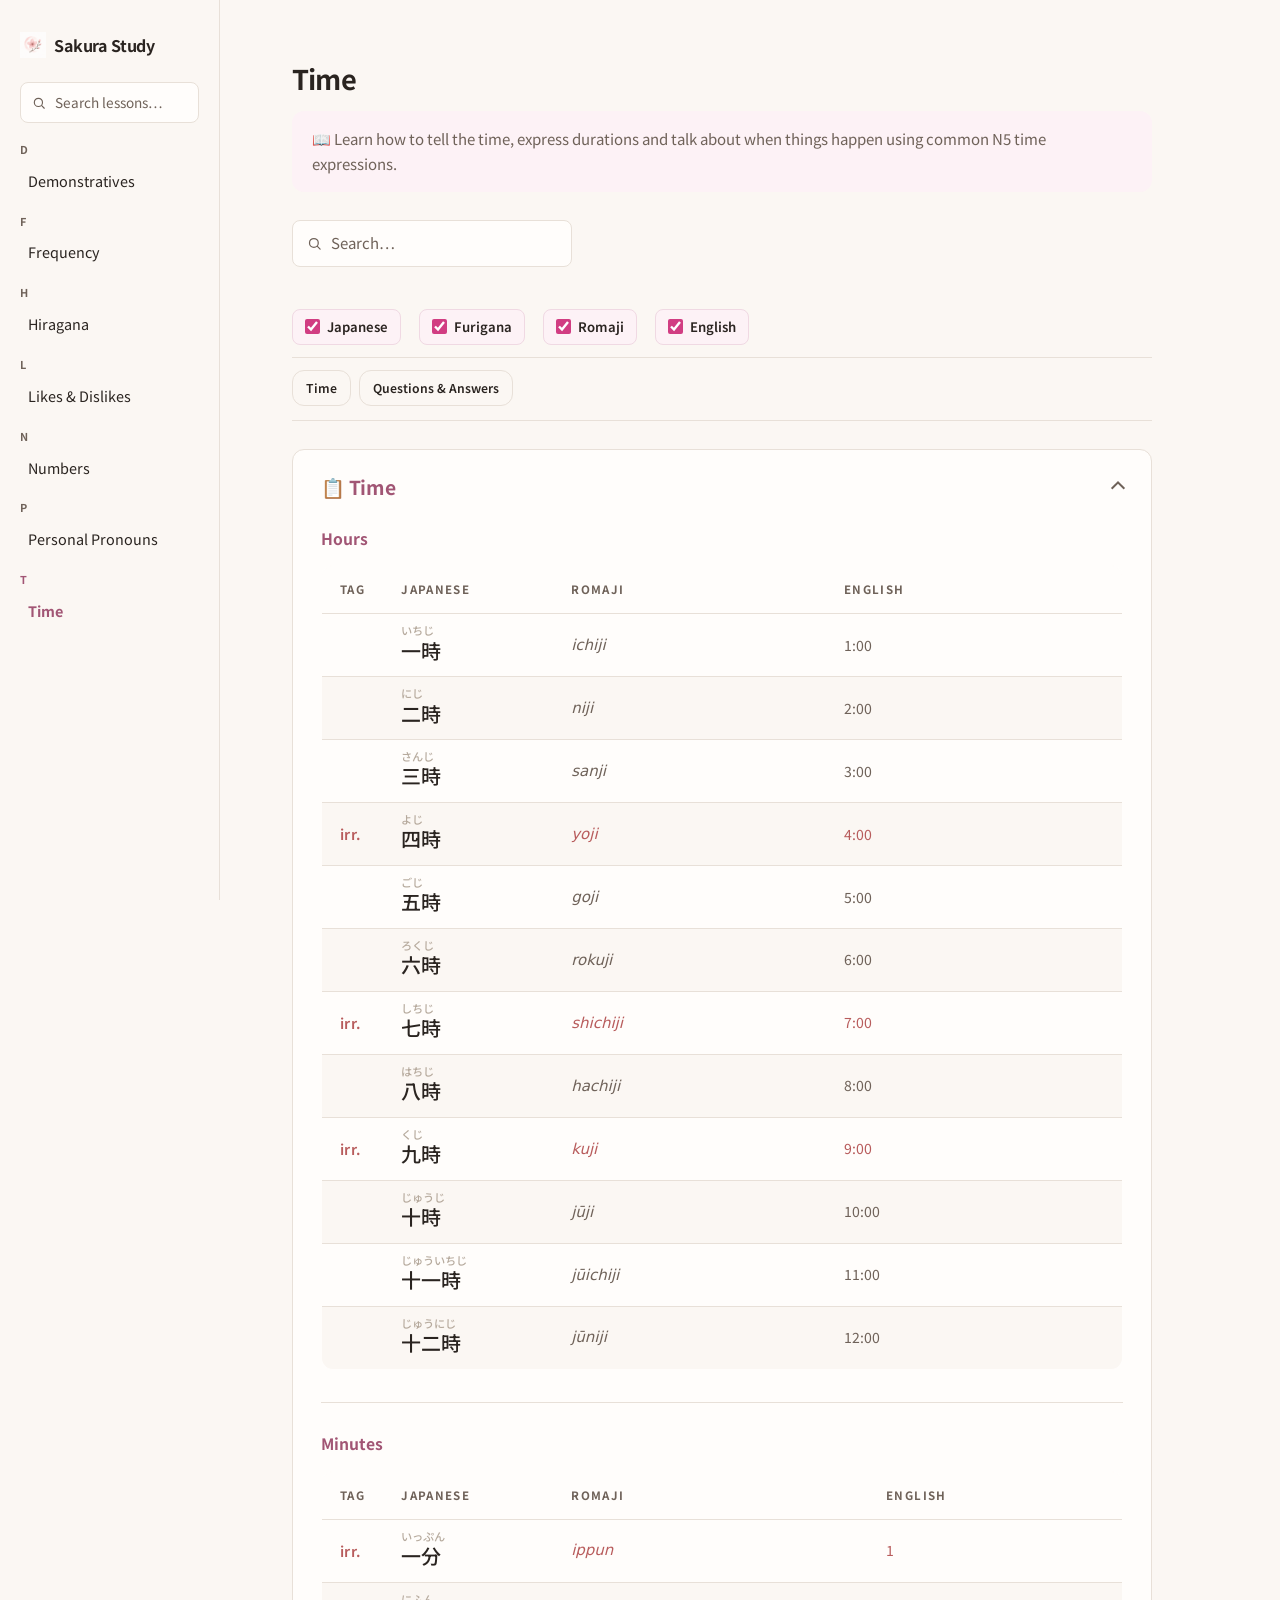
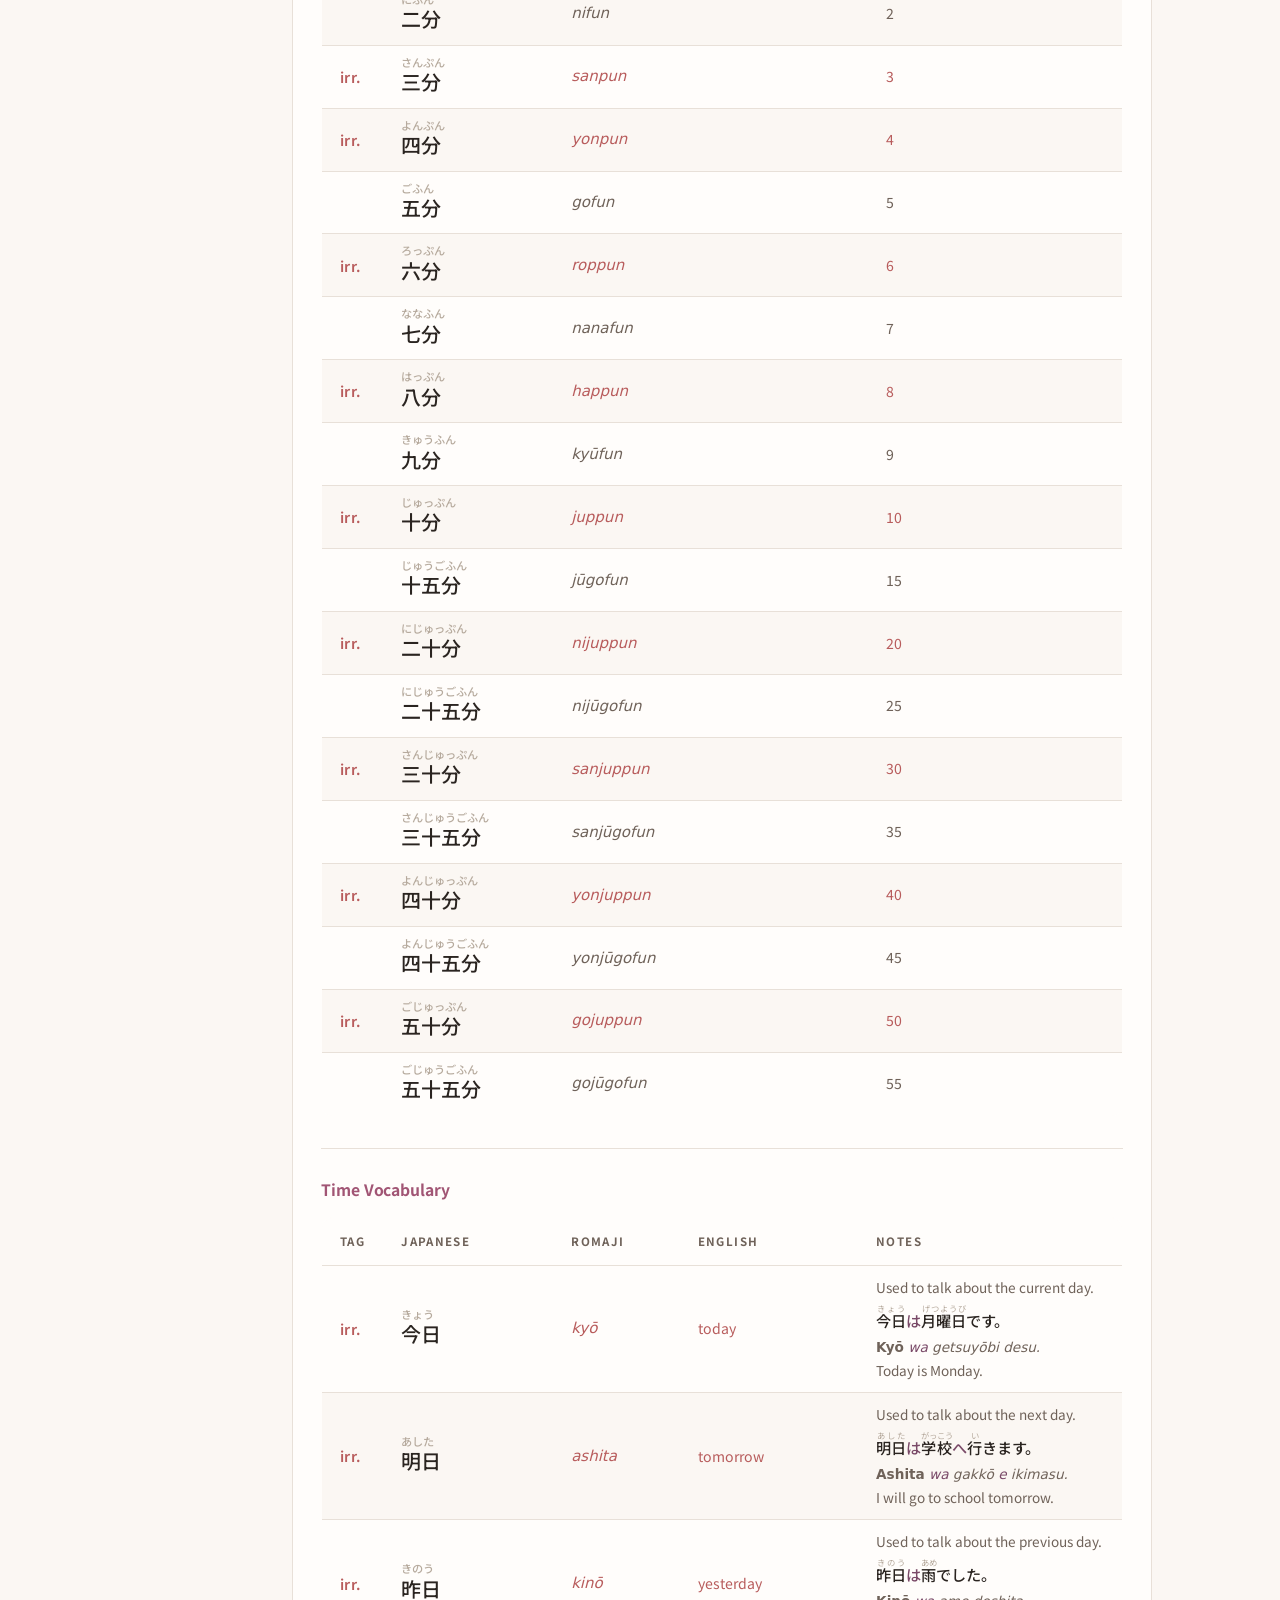
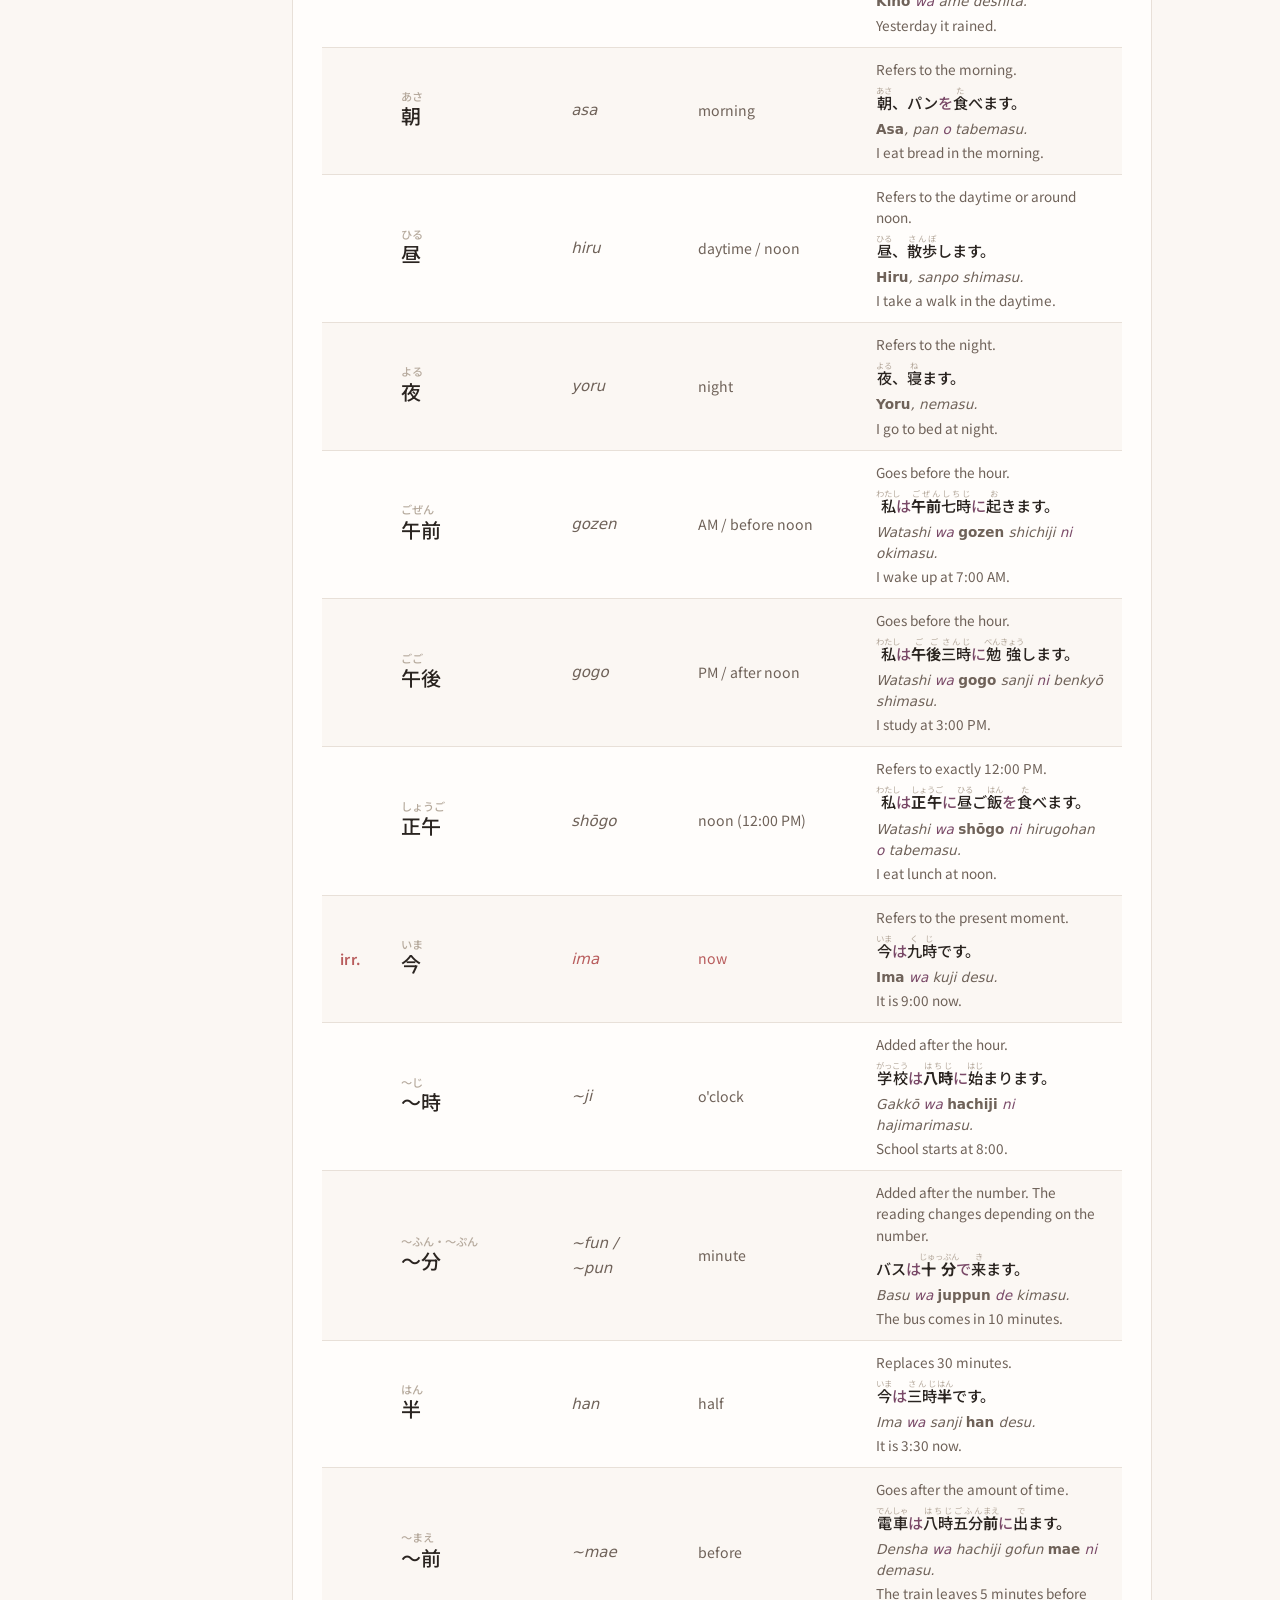
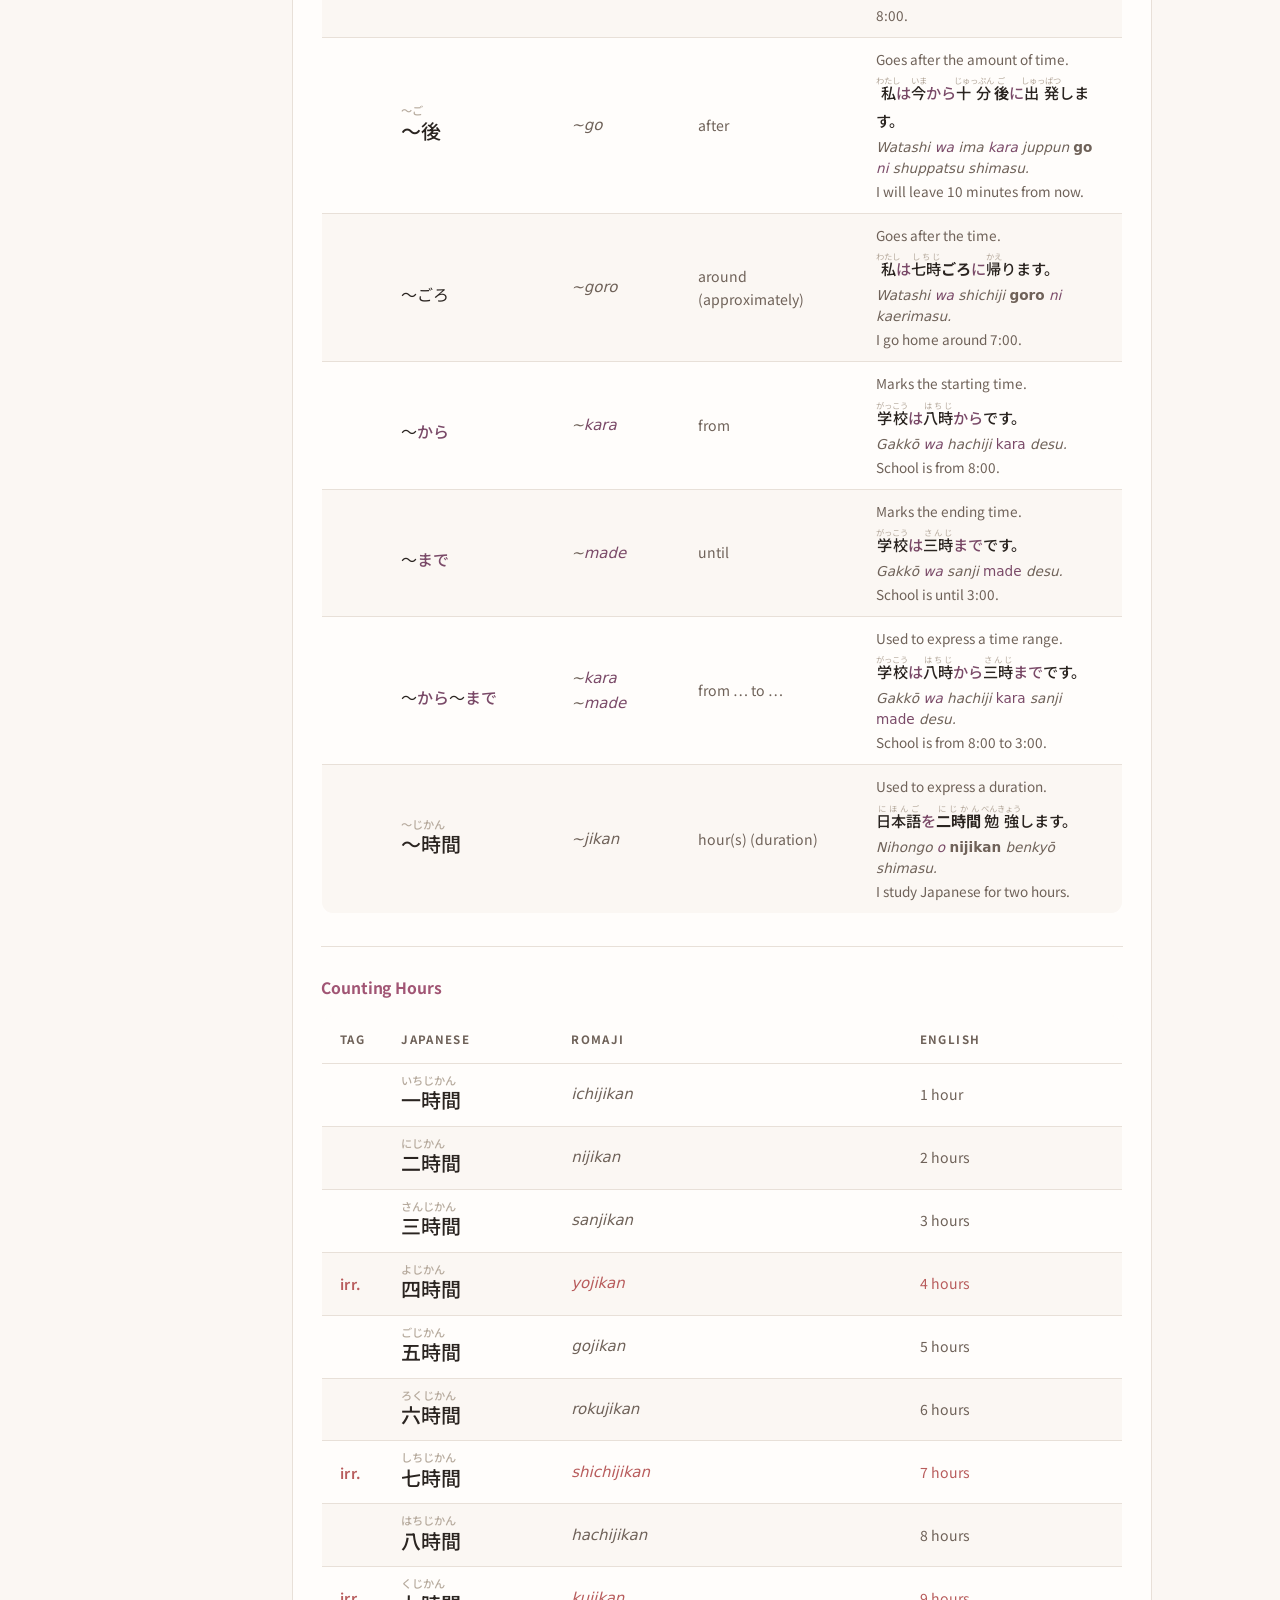
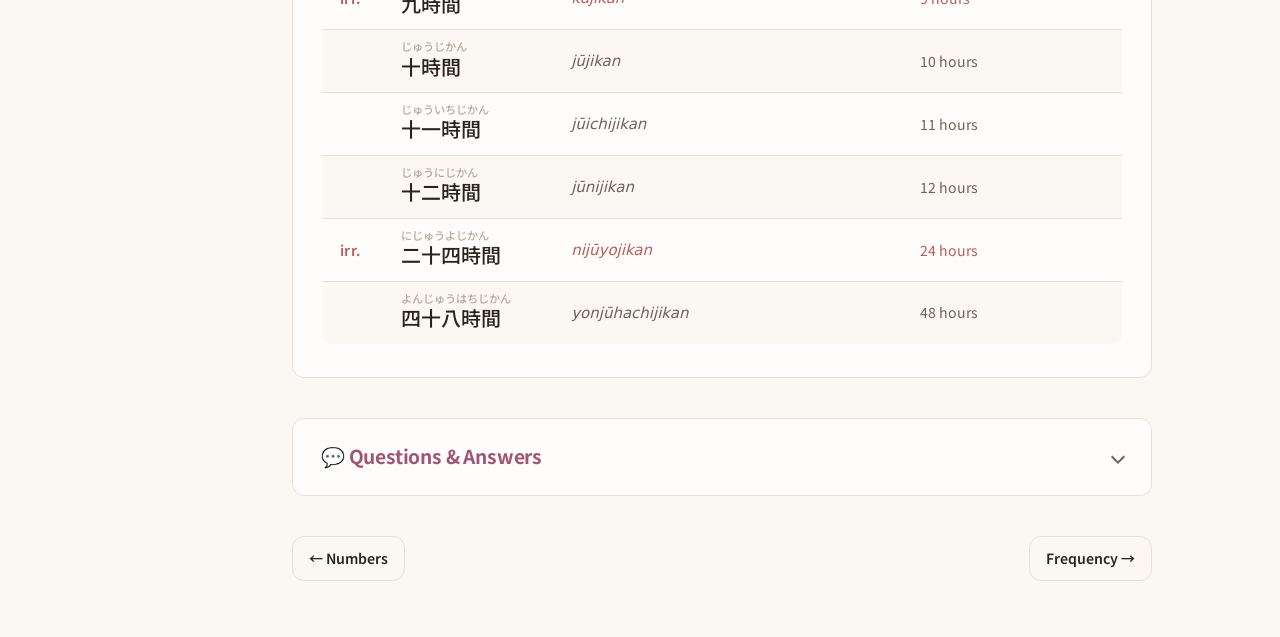
<file: pages/time.html>
<!doctype html>
<html lang="en">
  <head>
    <meta charset="UTF-8" />
    <meta name="viewport" content="width=device-width, initial-scale=1.0" />

    <title>Sakura Study — Time</title>
    <meta name="description" content="A personal Japanese reference notebook. Time (JLPT N5): hours and minutes, readings, and irregular forms." />
    <link rel="icon" type="image/svg+xml" href="../assets/favicon.svg" />
    <meta property="og:type" content="website" />
    <meta property="og:title" content="Sakura Study — Time" />
    <meta property="og:description" content="A personal Japanese reference notebook. Time (JLPT N5): hours and minutes, readings, and irregular forms." />
    <meta property="og:url" content="https://sakura.lauramaestuv.workers.dev/pages/time.html" />
    <meta name="twitter:card" content="summary" />

    <!-- ------------------------------------- -->
    <!-- FONT -->
    <!-- ------------------------------------- -->

    <link rel="preconnect" href="https://fonts.googleapis.com" />
    <link rel="preconnect" href="https://fonts.gstatic.com" crossorigin />
    <link href="https://fonts.googleapis.com/css2?family=Noto+Sans+JP:wght@400;500;700&display=swap" rel="stylesheet" />

    <!-- ------------------------------------- -->
    <!-- STYLES -->
    <!-- ------------------------------------- -->

    <link rel="stylesheet" href="../assets/style.css" />

    <!-- ------------------------------------- -->
    <!-- DATA TABLES -->
    <!-- ------------------------------------- -->
    <!-- dataTables.min.js (this build) requires jQuery to already be
         defined, so jQuery has to load first. Both are loaded once
         here; do not also load either again before </body>. -->
    <script src="https://code.jquery.com/jquery-3.7.1.min.js" integrity="sha384-1H217gwSVyLSIfaLxHbE7dRb3v4mYCKbpQvzx0cegeju1MVsGrX5xXxAvs/HgeFs" crossorigin="anonymous"></script>
    <script src="https://cdn.datatables.net/2.3.2/js/dataTables.min.js" integrity="sha384-RZEqG156bBQSxYY9lwjUz/nKVkqYj/QNK9dEjjyJ/EVTO7ndWwk6ZWEkvaKdRm/U" crossorigin="anonymous"></script>

  </head>

  <!-- ------------------------------------- -->
  <!-- BODY STARTS -->
  <!-- ------------------------------------- -->

  <body>
    <div class="layout">
      <aside class="sidebar">

        <!-- ------------------------------------- -->
        <!-- SIDEBAR BRAND -->
        <!-- ------------------------------------- -->
        <!-- The only way back to the landing page — it's deliberately
             not one of the alphabetical entries below, since it isn't
             study content itself. -->
        <a class="sidebar-brand" href="../index.html"><img src="../assets/img/logo.png" alt="" width="26" height="26" />Sakura Study</a>

        <!-- ------------------------------------- -->
        <!-- SIDEBAR SEARCH -->
        <!-- ------------------------------------- -->
        <div class="sidebar-search">
          <input
            type="text"
            id="sidebarSearch"
            placeholder="Search lessons…"
            autocomplete="off"
          />
          <div class="search-results" id="searchResults" hidden></div>
        </div>

        <!-- ------------------------------------- -->
        <!-- SIDEBAR NAVIGATION -->
        <!-- ------------------------------------- -->
        <!-- Flat and alphabetical, no category heading — every page on
             the site (regardless of folder) sorted by title into one
             .menu-group per starting letter, the same organizing idea
             as the home page's own .category-list (grouped by topic
             there instead of alphabetically). To add a page: drop
             the file in its folder, then add its <a> to the matching
             (or a new) .menu-group here in alphabetical order — the
             search script and layout both work off this flat
             structure, no other markup changes needed.

             Links are relative, not root-absolute — this site has to keep
             working wherever it's hosted (root domain, a subpath, a
             local file), and only relative paths are guaranteed to
             survive that. The cost: every link's ../ count depends on
             the linking page's own folder depth. From root (index.html)
             assets are assets/style.css and pages are
             pages/numbers.html. From one folder deep
             (pages/*.html) it's ../assets/style.css, a same-folder
             page is just numbers.html, and a different category is
             ../grammar/particles.html. One more ../ per extra level of
             nesting — get the depth right when copying this nav to a
             new page.

             This search matches every lesson's actual content, not just page
             titles — see initGlobalSearch in assets/script.js and
             assets/search-index.js (regenerate that file after editing
             lesson content: python3 assets/build-search-index.py). -->
        <nav class="menu" id="sidebarMenu" aria-label="Lessons">
          <div class="menu-letter-group">
            <button type="button" class="menu-letter-btn" aria-haspopup="true" aria-expanded="false">D</button>
            <div class="menu-popover" role="menu">
              <a href="demonstratives.html" role="menuitem">Demonstratives</a>
            </div>
          </div>
          <div class="menu-letter-group">
            <button type="button" class="menu-letter-btn" aria-haspopup="true" aria-expanded="false">F</button>
            <div class="menu-popover" role="menu">
              <a href="frequency.html" role="menuitem">Frequency</a>
            </div>
          </div>
          <div class="menu-letter-group">
            <button type="button" class="menu-letter-btn" aria-haspopup="true" aria-expanded="false">H</button>
            <div class="menu-popover" role="menu">
              <a href="hiragana.html" role="menuitem">Hiragana</a>
            </div>
          </div>
          <div class="menu-letter-group">
            <button type="button" class="menu-letter-btn" aria-haspopup="true" aria-expanded="false">L</button>
            <div class="menu-popover" role="menu">
              <a href="likes-dislikes.html" role="menuitem">Likes &amp; Dislikes</a>
            </div>
          </div>
          <div class="menu-letter-group">
            <button type="button" class="menu-letter-btn" aria-haspopup="true" aria-expanded="false">N</button>
            <div class="menu-popover" role="menu">
              <a href="numbers.html" role="menuitem">Numbers</a>
            </div>
          </div>
          <div class="menu-letter-group">
            <button type="button" class="menu-letter-btn" aria-haspopup="true" aria-expanded="false">P</button>
            <div class="menu-popover" role="menu">
              <a href="pronouns.html" role="menuitem">Personal Pronouns</a>
            </div>
          </div>
          <div class="menu-letter-group">
            <button type="button" class="menu-letter-btn active" aria-haspopup="true" aria-expanded="false">T</button>
            <div class="menu-popover" role="menu">
              <a href="time.html" class="active" aria-current="page" role="menuitem">Time</a>
            </div>
          </div>
        </nav>
      </aside>

      <main class="content">
        <div class="page">
          <h1>Time</h1>
          <p class="lesson-overview">📖 Learn how to tell the time, express durations and talk about when things happen using common N5 time expressions.</p>

          <!-- ------------------------------------- -->
          <!-- PAGE SEARCH -->
          <!-- ------------------------------------- -->
          <!-- One search box for the whole page, filtering every
               table.ref-table on it at once (each table keeps its own
               DataTables instance for sorting, but search is always
               driven from here instead of a per-table box). Typing a
               non-empty query force-opens every toggle below so
               matches in a collapsed section are still visible. -->

          <div class="page-search">
            <input
              type="text"
              id="pageSearch"
              placeholder="Search…"
              autocomplete="off"
              aria-label="Search all time tables"
            />
          </div>

          <!-- ------------------------------------- -->
          <!-- PAGE TOOLBAR (sticky) -->
          <!-- ------------------------------------- -->
          <!-- Display toggles + table nav, stacked and pinned to the
               viewport top together (see .page-toolbar, style.css) so
               both stay reachable the whole time you're reading, not
               just before the first scroll. Same two children, same
               markup, on every lesson page. -->

          <div class="page-toolbar">

            <!-- Japanese/furigana/romaji/English, on by default and
                 persisted in localStorage across the whole site — see
                 initDisplayToggles in assets/script.js. -->

            <div class="display-toggles">
              <label><input type="checkbox" id="toggleJapanese" checked /> Japanese</label>
              <label><input type="checkbox" id="toggleFurigana" checked /> Furigana</label>
              <label><input type="checkbox" id="toggleRomaji" checked /> Romaji</label>
              <label><input type="checkbox" id="toggleEnglish" checked /> English</label>
            </div>

            <!-- Quick-jump links. Clicking one opens that table's
                 toggle (they're collapsed by default) and scrolls to
                 it — see initTableNav in assets/script.js. Keep this in
                 sync with the toggle-section ids below whenever a
                 table is added, renamed, or reordered. -->

            <nav class="table-nav" id="tableNav">
              <a href="#time">Time</a>
              <a href="#questions-answers">Questions &amp; Answers</a>
            </nav>
          </div>

          <!-- ------------------------------------- -->
          <!-- TIME (HOURS + MINUTES + VOCABULARY + COUNTING HOURS) -->
          <!-- ------------------------------------- -->
          <!-- One core section with four labeled sub-tables (see
               .table-subsection, style.css) instead of four unrelated
               top-level sections — same template every multi-table
               lesson page now follows. -->

          <details class="toggle-section" id="time" open>
            <summary><h2>📋 Time</h2></summary>

            <div class="toggle-body">

              <div class="table-subsection" id="hours">
                <h3>Hours</h3>
              <table id="hoursTable" class="ref-table" data-default-order="3,asc">
                <thead>
                  <tr>
                    <th class="type-col">Tag</th>
                    <th>Japanese</th>
                    <th class="col-romaji">Romaji</th>
                    <th class="col-english">English</th>
                  </tr>
                </thead>

                <tbody>
                  <tr>
                    <td class="type" data-order="0"></td>
                    <td class="jp" lang="ja">
                      <ruby><span class="kanji">一時</span><rt>いちじ</rt></ruby>
                    </td>
                    <td class="romaji">ichiji</td>
                    <td class="english" data-order="1">1:00</td>
                  </tr>
                  <tr>
                    <td class="type" data-order="0"></td>
                    <td class="jp" lang="ja">
                      <ruby><span class="kanji">二時</span><rt>にじ</rt></ruby>
                    </td>
                    <td class="romaji">niji</td>
                    <td class="english" data-order="2">2:00</td>
                  </tr>
                  <tr>
                    <td class="type" data-order="0"></td>
                    <td class="jp" lang="ja">
                      <ruby><span class="kanji">三時</span><rt>さんじ</rt></ruby>
                    </td>
                    <td class="romaji">sanji</td>
                    <td class="english" data-order="3">3:00</td>
                  </tr>
                  <tr class="irregular">
                    <td class="type" data-order="1"></td>
                    <td class="jp" lang="ja">
                      <ruby><span class="kanji">四時</span><rt>よじ</rt></ruby>
                    </td>
                    <td class="romaji">yoji</td>
                    <td class="english" data-order="4">4:00</td>
                  </tr>
                  <tr>
                    <td class="type" data-order="0"></td>
                    <td class="jp" lang="ja">
                      <ruby><span class="kanji">五時</span><rt>ごじ</rt></ruby>
                    </td>
                    <td class="romaji">goji</td>
                    <td class="english" data-order="5">5:00</td>
                  </tr>
                  <tr>
                    <td class="type" data-order="0"></td>
                    <td class="jp" lang="ja">
                      <ruby><span class="kanji">六時</span><rt>ろくじ</rt></ruby>
                    </td>
                    <td class="romaji">rokuji</td>
                    <td class="english" data-order="6">6:00</td>
                  </tr>
                  <tr class="irregular">
                    <td class="type" data-order="1"></td>
                    <td class="jp" lang="ja">
                      <ruby><span class="kanji">七時</span><rt>しちじ</rt></ruby>
                    </td>
                    <td class="romaji">shichiji</td>
                    <td class="english" data-order="7">7:00</td>
                  </tr>
                  <tr>
                    <td class="type" data-order="0"></td>
                    <td class="jp" lang="ja">
                      <ruby><span class="kanji">八時</span><rt>はちじ</rt></ruby>
                    </td>
                    <td class="romaji">hachiji</td>
                    <td class="english" data-order="8">8:00</td>
                  </tr>
                  <tr class="irregular">
                    <td class="type" data-order="1"></td>
                    <td class="jp" lang="ja">
                      <ruby><span class="kanji">九時</span><rt>くじ</rt></ruby>
                    </td>
                    <td class="romaji">kuji</td>
                    <td class="english" data-order="9">9:00</td>
                  </tr>
                  <tr>
                    <td class="type" data-order="0"></td>
                    <td class="jp" lang="ja">
                      <ruby><span class="kanji">十時</span><rt>じゅうじ</rt></ruby>
                    </td>
                    <td class="romaji">jūji</td>
                    <td class="english" data-order="10">10:00</td>
                  </tr>
                  <tr>
                    <td class="type" data-order="0"></td>
                    <td class="jp" lang="ja">
                      <ruby><span class="kanji">十一時</span><rt>じゅういちじ</rt></ruby>
                    </td>
                    <td class="romaji">jūichiji</td>
                    <td class="english" data-order="11">11:00</td>
                  </tr>
                  <tr>
                    <td class="type" data-order="0"></td>
                    <td class="jp" lang="ja">
                      <ruby><span class="kanji">十二時</span><rt>じゅうにじ</rt></ruby>
                    </td>
                    <td class="romaji">jūniji</td>
                    <td class="english" data-order="12">12:00</td>
                  </tr>
                </tbody>
              </table>
              </div>

              <div class="table-subsection" id="minutes">
                <h3>Minutes</h3>
              <table id="minutesTable" class="ref-table" data-default-order="3,asc">
                <thead>
                  <tr>
                    <th class="type-col">Tag</th>
                    <th>Japanese</th>
                    <th class="col-romaji">Romaji</th>
                    <th class="col-english">English</th>
                  </tr>
                </thead>

                <tbody>
                  <tr class="irregular">
                    <td class="type" data-order="1"></td>
                    <td class="jp" lang="ja">
                      <ruby><span class="kanji">一分</span><rt>いっぷん</rt></ruby>
                    </td>
                    <td class="romaji">ippun</td>
                    <td class="english" data-order="1">1</td>
                  </tr>
                  <tr>
                    <td class="type" data-order="0"></td>
                    <td class="jp" lang="ja">
                      <ruby><span class="kanji">二分</span><rt>にふん</rt></ruby>
                    </td>
                    <td class="romaji">nifun</td>
                    <td class="english" data-order="2">2</td>
                  </tr>
                  <tr class="irregular">
                    <td class="type" data-order="1"></td>
                    <td class="jp" lang="ja">
                      <ruby><span class="kanji">三分</span><rt>さんぷん</rt></ruby>
                    </td>
                    <td class="romaji">sanpun</td>
                    <td class="english" data-order="3">3</td>
                  </tr>
                  <tr class="irregular">
                    <td class="type" data-order="1"></td>
                    <td class="jp" lang="ja">
                      <ruby><span class="kanji">四分</span><rt>よんぷん</rt></ruby>
                    </td>
                    <td class="romaji">yonpun</td>
                    <td class="english" data-order="4">4</td>
                  </tr>
                  <tr>
                    <td class="type" data-order="0"></td>
                    <td class="jp" lang="ja">
                      <ruby><span class="kanji">五分</span><rt>ごふん</rt></ruby>
                    </td>
                    <td class="romaji">gofun</td>
                    <td class="english" data-order="5">5</td>
                  </tr>
                  <tr class="irregular">
                    <td class="type" data-order="1"></td>
                    <td class="jp" lang="ja">
                      <ruby><span class="kanji">六分</span><rt>ろっぷん</rt></ruby>
                    </td>
                    <td class="romaji">roppun</td>
                    <td class="english" data-order="6">6</td>
                  </tr>
                  <tr>
                    <td class="type" data-order="0"></td>
                    <td class="jp" lang="ja">
                      <ruby><span class="kanji">七分</span><rt>ななふん</rt></ruby>
                    </td>
                    <td class="romaji">nanafun</td>
                    <td class="english" data-order="7">7</td>
                  </tr>
                  <tr class="irregular">
                    <td class="type" data-order="1"></td>
                    <td class="jp" lang="ja">
                      <ruby><span class="kanji">八分</span><rt>はっぷん</rt></ruby>
                    </td>
                    <td class="romaji">happun</td>
                    <td class="english" data-order="8">8</td>
                  </tr>
                  <tr>
                    <td class="type" data-order="0"></td>
                    <td class="jp" lang="ja">
                      <ruby><span class="kanji">九分</span><rt>きゅうふん</rt></ruby>
                    </td>
                    <td class="romaji">kyūfun</td>
                    <td class="english" data-order="9">9</td>
                  </tr>
                  <tr class="irregular">
                    <td class="type" data-order="1"></td>
                    <td class="jp" lang="ja">
                      <ruby><span class="kanji">十分</span><rt>じゅっぷん</rt></ruby>
                    </td>
                    <td class="romaji">juppun</td>
                    <td class="english" data-order="10">10</td>
                  </tr>
                  <tr>
                    <td class="type" data-order="0"></td>
                    <td class="jp" lang="ja">
                      <ruby><span class="kanji">十五分</span><rt>じゅうごふん</rt></ruby>
                    </td>
                    <td class="romaji">jūgofun</td>
                    <td class="english" data-order="15">15</td>
                  </tr>
                  <tr class="irregular">
                    <td class="type" data-order="1"></td>
                    <td class="jp" lang="ja">
                      <ruby><span class="kanji">二十分</span><rt>にじゅっぷん</rt></ruby>
                    </td>
                    <td class="romaji">nijuppun</td>
                    <td class="english" data-order="20">20</td>
                  </tr>
                  <tr>
                    <td class="type" data-order="0"></td>
                    <td class="jp" lang="ja">
                      <ruby><span class="kanji">二十五分</span><rt>にじゅうごふん</rt></ruby>
                    </td>
                    <td class="romaji">nijūgofun</td>
                    <td class="english" data-order="25">25</td>
                  </tr>
                  <tr class="irregular">
                    <td class="type" data-order="1"></td>
                    <td class="jp" lang="ja">
                      <ruby><span class="kanji">三十分</span><rt>さんじゅっぷん</rt></ruby>
                    </td>
                    <td class="romaji">sanjuppun</td>
                    <td class="english" data-order="30">30</td>
                  </tr>
                  <tr>
                    <td class="type" data-order="0"></td>
                    <td class="jp" lang="ja">
                      <ruby><span class="kanji">三十五分</span><rt>さんじゅうごふん</rt></ruby>
                    </td>
                    <td class="romaji">sanjūgofun</td>
                    <td class="english" data-order="35">35</td>
                  </tr>
                  <tr class="irregular">
                    <td class="type" data-order="1"></td>
                    <td class="jp" lang="ja">
                      <ruby><span class="kanji">四十分</span><rt>よんじゅっぷん</rt></ruby>
                    </td>
                    <td class="romaji">yonjuppun</td>
                    <td class="english" data-order="40">40</td>
                  </tr>
                  <tr>
                    <td class="type" data-order="0"></td>
                    <td class="jp" lang="ja">
                      <ruby><span class="kanji">四十五分</span><rt>よんじゅうごふん</rt></ruby>
                    </td>
                    <td class="romaji">yonjūgofun</td>
                    <td class="english" data-order="45">45</td>
                  </tr>
                  <tr class="irregular">
                    <td class="type" data-order="1"></td>
                    <td class="jp" lang="ja">
                      <ruby><span class="kanji">五十分</span><rt>ごじゅっぷん</rt></ruby>
                    </td>
                    <td class="romaji">gojuppun</td>
                    <td class="english" data-order="50">50</td>
                  </tr>
                  <tr>
                    <td class="type" data-order="0"></td>
                    <td class="jp" lang="ja">
                      <ruby><span class="kanji">五十五分</span><rt>ごじゅうごふん</rt></ruby>
                    </td>
                    <td class="romaji">gojūgofun</td>
                    <td class="english" data-order="55">55</td>
                  </tr>
                </tbody>
              </table>
              </div>

              <div class="table-subsection" id="vocabulary">
                <h3>Time Vocabulary</h3>
              <table id="vocabularyTable" class="ref-table" data-default-order="3,asc">
                <thead>
                  <tr>
                    <th class="type-col">Tag</th>
                    <th>Japanese</th>
                    <th class="col-romaji">Romaji</th>
                    <th class="col-english">English</th>
                    <th>Notes</th>
                  </tr>
                </thead>

                <tbody>
                  <tr class="irregular">
                    <td class="type" data-order="1"></td>
                    <td class="jp" lang="ja">
                      <ruby><span class="kanji">今日</span><rt>きょう</rt></ruby>
                    </td>
                    <td class="romaji">kyō</td>
                    <td class="english">today</td>
                    <td class="notes">
                      Used to talk about the current day.<br>
                      <span class="example-jp" lang="ja"><ruby>今日<rt>きょう</rt></ruby><span class="particle">は</span><ruby>月曜日<rt>げつようび</rt></ruby>です。</span><br>
                      <span class="example"><strong>Kyō</strong> <span class="particle">wa</span> getsuyōbi desu.</span><br>
                      <span class="example-en">Today is Monday.</span>
                    </td>
                  </tr>
                  <tr class="irregular">
                    <td class="type" data-order="1"></td>
                    <td class="jp" lang="ja">
                      <ruby><span class="kanji">明日</span><rt>あした</rt></ruby>
                    </td>
                    <td class="romaji">ashita</td>
                    <td class="english">tomorrow</td>
                    <td class="notes">
                      Used to talk about the next day.<br>
                      <span class="example-jp" lang="ja"><ruby>明日<rt>あした</rt></ruby><span class="particle">は</span><ruby>学校<rt>がっこう</rt></ruby><span class="particle">へ</span><ruby>行<rt>い</rt></ruby>きます。</span><br>
                      <span class="example"><strong>Ashita</strong> <span class="particle">wa</span> gakkō <span class="particle">e</span> ikimasu.</span><br>
                      <span class="example-en">I will go to school tomorrow.</span>
                    </td>
                  </tr>
                  <tr class="irregular">
                    <td class="type" data-order="1"></td>
                    <td class="jp" lang="ja">
                      <ruby><span class="kanji">昨日</span><rt>きのう</rt></ruby>
                    </td>
                    <td class="romaji">kinō</td>
                    <td class="english">yesterday</td>
                    <td class="notes">
                      Used to talk about the previous day.<br>
                      <span class="example-jp" lang="ja"><ruby>昨日<rt>きのう</rt></ruby><span class="particle">は</span><ruby>雨<rt>あめ</rt></ruby>でした。</span><br>
                      <span class="example"><strong>Kinō</strong> <span class="particle">wa</span> ame deshita.</span><br>
                      <span class="example-en">Yesterday it rained.</span>
                    </td>
                  </tr>
                  <tr>
                    <td class="type" data-order="0"></td>
                    <td class="jp" lang="ja">
                      <ruby><span class="kanji">朝</span><rt>あさ</rt></ruby>
                    </td>
                    <td class="romaji">asa</td>
                    <td class="english">morning</td>
                    <td class="notes">
                      Refers to the morning.<br>
                      <span class="example-jp" lang="ja"><ruby>朝<rt>あさ</rt></ruby>、パン<span class="particle">を</span><ruby>食<rt>た</rt></ruby>べます。</span><br>
                      <span class="example"><strong>Asa</strong>, pan <span class="particle">o</span> tabemasu.</span><br>
                      <span class="example-en">I eat bread in the morning.</span>
                    </td>
                  </tr>
                  <tr>
                    <td class="type" data-order="0"></td>
                    <td class="jp" lang="ja">
                      <ruby><span class="kanji">昼</span><rt>ひる</rt></ruby>
                    </td>
                    <td class="romaji">hiru</td>
                    <td class="english">daytime / noon</td>
                    <td class="notes">
                      Refers to the daytime or around noon.<br>
                      <span class="example-jp" lang="ja"><ruby>昼<rt>ひる</rt></ruby>、<ruby>散歩<rt>さんぽ</rt></ruby>します。</span><br>
                      <span class="example"><strong>Hiru</strong>, sanpo shimasu.</span><br>
                      <span class="example-en">I take a walk in the daytime.</span>
                    </td>
                  </tr>
                  <tr>
                    <td class="type" data-order="0"></td>
                    <td class="jp" lang="ja">
                      <ruby><span class="kanji">夜</span><rt>よる</rt></ruby>
                    </td>
                    <td class="romaji">yoru</td>
                    <td class="english">night</td>
                    <td class="notes">
                      Refers to the night.<br>
                      <span class="example-jp" lang="ja"><ruby>夜<rt>よる</rt></ruby>、<ruby>寝<rt>ね</rt></ruby>ます。</span><br>
                      <span class="example"><strong>Yoru</strong>, nemasu.</span><br>
                      <span class="example-en">I go to bed at night.</span>
                    </td>
                  </tr>
                  <tr>
                    <td class="type" data-order="0"></td>
                    <td class="jp" lang="ja">
                      <ruby><span class="kanji">午前</span><rt>ごぜん</rt></ruby>
                    </td>
                    <td class="romaji">gozen</td>
                    <td class="english">AM / before noon</td>
                    <td class="notes">
                      Goes before the hour.<br>
                      <span class="example-jp" lang="ja"><ruby>私<rt>わたし</rt></ruby><span class="particle">は</span><strong><ruby>午前<rt>ごぜん</rt></ruby></strong><ruby>七時<rt>しちじ</rt></ruby><span class="particle">に</span><ruby>起<rt>お</rt></ruby>きます。</span><br>
                      <span class="example">Watashi <span class="particle">wa</span> <strong>gozen</strong> shichiji <span class="particle">ni</span> okimasu.</span><br>
                      <span class="example-en">I wake up at 7:00 AM.</span>
                    </td>
                  </tr>
                  <tr>
                    <td class="type" data-order="0"></td>
                    <td class="jp" lang="ja">
                      <ruby><span class="kanji">午後</span><rt>ごご</rt></ruby>
                    </td>
                    <td class="romaji">gogo</td>
                    <td class="english">PM / after noon</td>
                    <td class="notes">
                      Goes before the hour.<br>
                      <span class="example-jp" lang="ja"><ruby>私<rt>わたし</rt></ruby><span class="particle">は</span><strong><ruby>午後<rt>ごご</rt></ruby></strong><ruby>三時<rt>さんじ</rt></ruby><span class="particle">に</span><ruby>勉強<rt>べんきょう</rt></ruby>します。</span><br>
                      <span class="example">Watashi <span class="particle">wa</span> <strong>gogo</strong> sanji <span class="particle">ni</span> benkyō shimasu.</span><br>
                      <span class="example-en">I study at 3:00 PM.</span>
                    </td>
                  </tr>
                  <tr>
                    <td class="type" data-order="0"></td>
                    <td class="jp" lang="ja">
                      <ruby><span class="kanji">正午</span><rt>しょうご</rt></ruby>
                    </td>
                    <td class="romaji">shōgo</td>
                    <td class="english">noon (12:00 PM)</td>
                    <td class="notes">
                      Refers to exactly 12:00 PM.<br>
                      <span class="example-jp" lang="ja"><ruby>私<rt>わたし</rt></ruby><span class="particle">は</span><strong><ruby>正午<rt>しょうご</rt></ruby></strong><span class="particle">に</span><ruby>昼<rt>ひる</rt></ruby>ご<ruby>飯<rt>はん</rt></ruby><span class="particle">を</span><ruby>食<rt>た</rt></ruby>べます。</span><br>
                      <span class="example">Watashi <span class="particle">wa</span> <strong>shōgo</strong> <span class="particle">ni</span> hirugohan <span class="particle">o</span> tabemasu.</span><br>
                      <span class="example-en">I eat lunch at noon.</span>
                    </td>
                  </tr>
                  <tr class="irregular">
                    <td class="type" data-order="1"></td>
                    <td class="jp" lang="ja">
                      <ruby><span class="kanji">今</span><rt>いま</rt></ruby>
                    </td>
                    <td class="romaji">ima</td>
                    <td class="english">now</td>
                    <td class="notes">
                      Refers to the present moment.<br>
                      <span class="example-jp" lang="ja"><ruby>今<rt>いま</rt></ruby><span class="particle">は</span><ruby>九時<rt>くじ</rt></ruby>です。</span><br>
                      <span class="example"><strong>Ima</strong> <span class="particle">wa</span> kuji desu.</span><br>
                      <span class="example-en">It is 9:00 now.</span>
                    </td>
                  </tr>
                  <tr>
                    <td class="type" data-order="0"></td>
                    <td class="jp" lang="ja">
                      <ruby><span class="kanji">～時</span><rt>～じ</rt></ruby>
                    </td>
                    <td class="romaji">~ji</td>
                    <td class="english">o'clock</td>
                    <td class="notes">
                      Added after the hour.<br>
                      <span class="example-jp" lang="ja"><ruby>学校<rt>がっこう</rt></ruby><span class="particle">は</span><strong><ruby>八時<rt>はちじ</rt></ruby></strong><span class="particle">に</span><ruby>始<rt>はじ</rt></ruby>まります。</span><br>
                      <span class="example">Gakkō <span class="particle">wa</span> <strong>hachiji</strong> <span class="particle">ni</span> hajimarimasu.</span><br>
                      <span class="example-en">School starts at 8:00.</span>
                    </td>
                  </tr>
                  <tr>
                    <td class="type" data-order="0"></td>
                    <td class="jp" lang="ja">
                      <ruby><span class="kanji">～分</span><rt>～ふん・～ぷん</rt></ruby>
                    </td>
                    <td class="romaji">~fun / ~pun</td>
                    <td class="english">minute</td>
                    <td class="notes">
                      Added after the number. The reading changes depending on the number.<br>
                      <span class="example-jp" lang="ja">バス<span class="particle">は</span><strong><ruby>十分<rt>じゅっぷん</rt></ruby></strong><span class="particle">で</span><ruby>来<rt>き</rt></ruby>ます。</span><br>
                      <span class="example">Basu <span class="particle">wa</span> <strong>juppun</strong> <span class="particle">de</span> kimasu.</span><br>
                      <span class="example-en">The bus comes in 10 minutes.</span>
                    </td>
                  </tr>
                  <tr>
                    <td class="type" data-order="0"></td>
                    <td class="jp" lang="ja">
                      <ruby><span class="kanji">半</span><rt>はん</rt></ruby>
                    </td>
                    <td class="romaji">han</td>
                    <td class="english">half</td>
                    <td class="notes">
                      Replaces 30 minutes.<br>
                      <span class="example-jp" lang="ja"><ruby>今<rt>いま</rt></ruby><span class="particle">は</span><ruby>三時<rt>さんじ</rt></ruby><strong><ruby>半<rt>はん</rt></ruby></strong>です。</span><br>
                      <span class="example">Ima <span class="particle">wa</span> sanji <strong>han</strong> desu.</span><br>
                      <span class="example-en">It is 3:30 now.</span>
                    </td>
                  </tr>
                  <tr>
                    <td class="type" data-order="0"></td>
                    <td class="jp" lang="ja">
                      <ruby><span class="kanji">～前</span><rt>～まえ</rt></ruby>
                    </td>
                    <td class="romaji">~mae</td>
                    <td class="english">before</td>
                    <td class="notes">
                      Goes after the amount of time.<br>
                      <span class="example-jp" lang="ja"><ruby>電車<rt>でんしゃ</rt></ruby><span class="particle">は</span><ruby>八時<rt>はちじ</rt></ruby><ruby>五分<rt>ごふん</rt></ruby><strong><ruby>前<rt>まえ</rt></ruby></strong><span class="particle">に</span><ruby>出<rt>で</rt></ruby>ます。</span><br>
                      <span class="example">Densha <span class="particle">wa</span> hachiji gofun <strong>mae</strong> <span class="particle">ni</span> demasu.</span><br>
                      <span class="example-en">The train leaves 5 minutes before 8:00.</span>
                    </td>
                  </tr>
                  <tr>
                    <td class="type" data-order="0"></td>
                    <td class="jp" lang="ja">
                      <ruby><span class="kanji">～後</span><rt>～ご</rt></ruby>
                    </td>
                    <td class="romaji">~go</td>
                    <td class="english">after</td>
                    <td class="notes">
                      Goes after the amount of time.<br>
                      <span class="example-jp" lang="ja"><ruby>私<rt>わたし</rt></ruby><span class="particle">は</span><ruby>今<rt>いま</rt></ruby><span class="particle">から</span><ruby>十分<rt>じゅっぷん</rt></ruby><strong><ruby>後<rt>ご</rt></ruby></strong><span class="particle">に</span><ruby>出発<rt>しゅっぱつ</rt></ruby>します。</span><br>
                      <span class="example">Watashi <span class="particle">wa</span> ima <span class="particle">kara</span> juppun <strong>go</strong> <span class="particle">ni</span> shuppatsu shimasu.</span><br>
                      <span class="example-en">I will leave 10 minutes from now.</span>
                    </td>
                  </tr>
                  <tr>
                    <td class="type" data-order="0"></td>
                    <td class="jp" lang="ja">
                      <ruby><span class="kanji kana-only">～ごろ</span><rt>&nbsp;</rt></ruby>
                    </td>
                    <td class="romaji">~goro</td>
                    <td class="english">around (approximately)</td>
                    <td class="notes">
                      Goes after the time.<br>
                      <span class="example-jp" lang="ja"><ruby>私<rt>わたし</rt></ruby><span class="particle">は</span><ruby>七時<rt>しちじ</rt></ruby><strong>ごろ</strong><span class="particle">に</span><ruby>帰<rt>かえ</rt></ruby>ります。</span><br>
                      <span class="example">Watashi <span class="particle">wa</span> shichiji <strong>goro</strong> <span class="particle">ni</span> kaerimasu.</span><br>
                      <span class="example-en">I go home around 7:00.</span>
                    </td>
                  </tr>
                  <tr>
                    <td class="type" data-order="0"></td>
                    <td class="jp" lang="ja">
                      <ruby><span class="kanji kana-only">～<span class="particle">から</span></span><rt>&nbsp;</rt></ruby>
                    </td>
                    <td class="romaji">~<span class="particle">kara</span></td>
                    <td class="english">from</td>
                    <td class="notes">
                      Marks the starting time.<br>
                      <span class="example-jp" lang="ja"><ruby>学校<rt>がっこう</rt></ruby><span class="particle">は</span><ruby>八時<rt>はちじ</rt></ruby><strong><span class="particle">から</span></strong>です。</span><br>
                      <span class="example">Gakkō <span class="particle">wa</span> hachiji <strong><span class="particle">kara</span></strong> desu.</span><br>
                      <span class="example-en">School is from 8:00.</span>
                    </td>
                  </tr>
                  <tr>
                    <td class="type" data-order="0"></td>
                    <td class="jp" lang="ja">
                      <ruby><span class="kanji kana-only">～<span class="particle">まで</span></span><rt>&nbsp;</rt></ruby>
                    </td>
                    <td class="romaji">~<span class="particle">made</span></td>
                    <td class="english">until</td>
                    <td class="notes">
                      Marks the ending time.<br>
                      <span class="example-jp" lang="ja"><ruby>学校<rt>がっこう</rt></ruby><span class="particle">は</span><ruby>三時<rt>さんじ</rt></ruby><strong><span class="particle">まで</span></strong>です。</span><br>
                      <span class="example">Gakkō <span class="particle">wa</span> sanji <strong><span class="particle">made</span></strong> desu.</span><br>
                      <span class="example-en">School is until 3:00.</span>
                    </td>
                  </tr>
                  <tr>
                    <td class="type" data-order="0"></td>
                    <td class="jp" lang="ja">
                      <ruby><span class="kanji kana-only">～<span class="particle">から</span>～<span class="particle">まで</span></span><rt>&nbsp;</rt></ruby>
                    </td>
                    <td class="romaji">~<span class="particle">kara</span> ~<span class="particle">made</span></td>
                    <td class="english">from … to …</td>
                    <td class="notes">
                      Used to express a time range.<br>
                      <span class="example-jp" lang="ja"><ruby>学校<rt>がっこう</rt></ruby><span class="particle">は</span><ruby>八時<rt>はちじ</rt></ruby><strong><span class="particle">から</span></strong><ruby>三時<rt>さんじ</rt></ruby><strong><span class="particle">まで</span></strong>です。</span><br>
                      <span class="example">Gakkō <span class="particle">wa</span> hachiji <strong><span class="particle">kara</span></strong> sanji <strong><span class="particle">made</span></strong> desu.</span><br>
                      <span class="example-en">School is from 8:00 to 3:00.</span>
                    </td>
                  </tr>
                  <tr>
                    <td class="type" data-order="0"></td>
                    <td class="jp" lang="ja">
                      <ruby><span class="kanji">～時間</span><rt>～じかん</rt></ruby>
                    </td>
                    <td class="romaji">~jikan</td>
                    <td class="english">hour(s) (duration)</td>
                    <td class="notes">
                      Used to express a duration.<br>
                      <span class="example-jp" lang="ja"><ruby>日本語<rt>にほんご</rt></ruby><span class="particle">を</span><strong><ruby>二時間<rt>にじかん</rt></ruby></strong><ruby>勉強<rt>べんきょう</rt></ruby>します。</span><br>
                      <span class="example">Nihongo <span class="particle">o</span> <strong>nijikan</strong> benkyō shimasu.</span><br>
                      <span class="example-en">I study Japanese for two hours.</span>
                    </td>
                  </tr>
                </tbody>
              </table>
              </div>

              <div class="table-subsection" id="counting-hours">
                <h3>Counting Hours</h3>
                <table id="durationTable" class="ref-table" data-default-order="3,asc">
                <thead>
                  <tr>
                    <th class="type-col">Tag</th>
                    <th>Japanese</th>
                    <th class="col-romaji">Romaji</th>
                    <th class="col-english">English</th>
                  </tr>
                </thead>

                <tbody>
                  <tr>
                    <td class="type" data-order="0"></td>
                    <td class="jp" lang="ja">
                      <ruby><span class="kanji">一時間</span><rt>いちじかん</rt></ruby>
                    </td>
                    <td class="romaji">ichijikan</td>
                    <td class="english" data-order="1">1 hour</td>
                  </tr>
                  <tr>
                    <td class="type" data-order="0"></td>
                    <td class="jp" lang="ja">
                      <ruby><span class="kanji">二時間</span><rt>にじかん</rt></ruby>
                    </td>
                    <td class="romaji">nijikan</td>
                    <td class="english" data-order="2">2 hours</td>
                  </tr>
                  <tr>
                    <td class="type" data-order="0"></td>
                    <td class="jp" lang="ja">
                      <ruby><span class="kanji">三時間</span><rt>さんじかん</rt></ruby>
                    </td>
                    <td class="romaji">sanjikan</td>
                    <td class="english" data-order="3">3 hours</td>
                  </tr>
                  <tr class="irregular">
                    <td class="type" data-order="1"></td>
                    <td class="jp" lang="ja">
                      <ruby><span class="kanji">四時間</span><rt>よじかん</rt></ruby>
                    </td>
                    <td class="romaji">yojikan</td>
                    <td class="english" data-order="4">4 hours</td>
                  </tr>
                  <tr>
                    <td class="type" data-order="0"></td>
                    <td class="jp" lang="ja">
                      <ruby><span class="kanji">五時間</span><rt>ごじかん</rt></ruby>
                    </td>
                    <td class="romaji">gojikan</td>
                    <td class="english" data-order="5">5 hours</td>
                  </tr>
                  <tr>
                    <td class="type" data-order="0"></td>
                    <td class="jp" lang="ja">
                      <ruby><span class="kanji">六時間</span><rt>ろくじかん</rt></ruby>
                    </td>
                    <td class="romaji">rokujikan</td>
                    <td class="english" data-order="6">6 hours</td>
                  </tr>
                  <tr class="irregular">
                    <td class="type" data-order="1"></td>
                    <td class="jp" lang="ja">
                      <ruby><span class="kanji">七時間</span><rt>しちじかん</rt></ruby>
                    </td>
                    <td class="romaji">shichijikan</td>
                    <td class="english" data-order="7">7 hours</td>
                  </tr>
                  <tr>
                    <td class="type" data-order="0"></td>
                    <td class="jp" lang="ja">
                      <ruby><span class="kanji">八時間</span><rt>はちじかん</rt></ruby>
                    </td>
                    <td class="romaji">hachijikan</td>
                    <td class="english" data-order="8">8 hours</td>
                  </tr>
                  <tr class="irregular">
                    <td class="type" data-order="1"></td>
                    <td class="jp" lang="ja">
                      <ruby><span class="kanji">九時間</span><rt>くじかん</rt></ruby>
                    </td>
                    <td class="romaji">kujikan</td>
                    <td class="english" data-order="9">9 hours</td>
                  </tr>
                  <tr>
                    <td class="type" data-order="0"></td>
                    <td class="jp" lang="ja">
                      <ruby><span class="kanji">十時間</span><rt>じゅうじかん</rt></ruby>
                    </td>
                    <td class="romaji">jūjikan</td>
                    <td class="english" data-order="10">10 hours</td>
                  </tr>
                  <tr>
                    <td class="type" data-order="0"></td>
                    <td class="jp" lang="ja">
                      <ruby><span class="kanji">十一時間</span><rt>じゅういちじかん</rt></ruby>
                    </td>
                    <td class="romaji">jūichijikan</td>
                    <td class="english" data-order="11">11 hours</td>
                  </tr>
                  <tr>
                    <td class="type" data-order="0"></td>
                    <td class="jp" lang="ja">
                      <ruby><span class="kanji">十二時間</span><rt>じゅうにじかん</rt></ruby>
                    </td>
                    <td class="romaji">jūnijikan</td>
                    <td class="english" data-order="12">12 hours</td>
                  </tr>
                  <tr class="irregular">
                    <td class="type" data-order="1"></td>
                    <td class="jp" lang="ja">
                      <ruby><span class="kanji">二十四時間</span><rt>にじゅうよじかん</rt></ruby>
                    </td>
                    <td class="romaji">nijūyojikan</td>
                    <td class="english" data-order="24">24 hours</td>
                  </tr>
                  <tr>
                    <td class="type" data-order="0"></td>
                    <td class="jp" lang="ja">
                      <ruby><span class="kanji">四十八時間</span><rt>よんじゅうはちじかん</rt></ruby>
                    </td>
                    <td class="romaji">yonjūhachijikan</td>
                    <td class="english" data-order="48">48 hours</td>
                  </tr>
                </tbody>
              </table>
              </div>

            </div>
          </details>

          <!-- ------------------------------------- -->
          <!-- QUESTIONS & ANSWERS -->
          <!-- ------------------------------------- -->
          <!-- Not a table — .dialogue-card is a self-contained unit
               instead of a row, so a full back-and-forth exchange reads
               as one piece rather than three parallel columns. Each
               message always has the same three stacked lines
               (Japanese w/ furigana, romaji, English); speaker A and B
               are pulled apart by side (A left, B right) and by color
               (--dialogue-a / --dialogue-b) so who's talking is obvious
               without reading the A/B badge. Cards aren't a DataTable,
               so the global search filters them separately — see the
               .dialogue-card branch in initPageSearch (assets/script.js) —
               and a match force-opens this toggle same as any other. -->

          <details class="toggle-section" id="questions-answers">
            <summary><h2>💬 Questions &amp; Answers</h2></summary>

            <div class="toggle-body">
              <div class="dialogue-grid">

                <article class="dialogue-card">
                  <h3 class="dialogue-title">🕒 Asking the Time</h3>
                  <div class="dialogue-messages">
                    <div class="message message-a">
                      <span class="message-speaker">A</span>
                      <div class="message-bubble">
                        <p class="message-jp" lang="ja"><ruby>今<rt>いま</rt></ruby><ruby>何時<rt>なんじ</rt></ruby>です<span class="particle">か</span>。</p>
                        <p class="message-romaji">Ima nanji desu <span class="particle">ka</span>?</p>
                        <p class="message-en">What time is it now?</p>
                      </div>
                    </div>
                    <div class="message message-b">
                      <span class="message-speaker">B</span>
                      <div class="message-bubble">
                        <p class="message-jp" lang="ja"><ruby>午後<rt>ごご</rt></ruby><ruby>一時<rt>いちじ</rt></ruby><ruby>四十六分<rt>よんじゅうろっぷん</rt></ruby>です。</p>
                        <p class="message-romaji">Gogo ichiji yonjūroppun desu.</p>
                        <p class="message-en">It is 1:46 PM.</p>
                      </div>
                    </div>
                  </div>
                </article>

                <article class="dialogue-card">
                  <h3 class="dialogue-title">🕒 Asking the Hour</h3>
                  <div class="dialogue-messages">
                    <div class="message message-a">
                      <span class="message-speaker">A</span>
                      <div class="message-bubble">
                        <p class="message-jp" lang="ja"><ruby>何時<rt>なんじ</rt></ruby>です<span class="particle">か</span>。</p>
                        <p class="message-romaji">Nanji desu <span class="particle">ka</span>?</p>
                        <p class="message-en">What time is it?</p>
                      </div>
                    </div>
                    <div class="message message-b">
                      <span class="message-speaker">B</span>
                      <div class="message-bubble">
                        <p class="message-jp" lang="ja"><ruby>三時<rt>さんじ</rt></ruby>です。</p>
                        <p class="message-romaji">Sanji desu.</p>
                        <p class="message-en">It is 3:00.</p>
                      </div>
                    </div>
                  </div>
                </article>

                <article class="dialogue-card">
                  <h3 class="dialogue-title">🏪 Opening Hours</h3>
                  <div class="dialogue-messages">
                    <div class="message message-a">
                      <span class="message-speaker">A</span>
                      <div class="message-bubble">
                        <p class="message-jp" lang="ja"><ruby>今日<rt>きょう</rt></ruby>、お<ruby>店<rt>みせ</rt></ruby><span class="particle">は</span><ruby>何時<rt>なんじ</rt></ruby><span class="particle">から</span><ruby>何時<rt>なんじ</rt></ruby><span class="particle">まで</span>です<span class="particle">か</span>。</p>
                        <p class="message-romaji">Kyō, omise <span class="particle">wa</span> nanji <span class="particle">kara</span> nanji <span class="particle">made</span> desu <span class="particle">ka</span>?</p>
                        <p class="message-en">What time is the shop open today?</p>
                      </div>
                    </div>
                    <div class="message message-b">
                      <span class="message-speaker">B</span>
                      <div class="message-bubble">
                        <p class="message-jp" lang="ja"><ruby>午前<rt>ごぜん</rt></ruby><ruby>八時<rt>はちじ</rt></ruby><span class="particle">から</span><ruby>午後<rt>ごご</rt></ruby><ruby>二時<rt>にじ</rt></ruby><span class="particle">まで</span>です。</p>
                        <p class="message-romaji">Gozen hachiji <span class="particle">kara</span> gogo niji <span class="particle">made</span> desu.</p>
                        <p class="message-en">It is open from 8:00 AM to 2:00 PM.</p>
                      </div>
                    </div>
                  </div>
                </article>

                <article class="dialogue-card">
                  <h3 class="dialogue-title">⏳ Duration</h3>
                  <div class="dialogue-messages">
                    <div class="message message-a">
                      <span class="message-speaker">A</span>
                      <div class="message-bubble">
                        <p class="message-jp" lang="ja"><ruby>何時間<rt>なんじかん</rt></ruby><ruby>勉強<rt>べんきょう</rt></ruby>しました<span class="particle">か</span>。</p>
                        <p class="message-romaji">Nanjikan benkyō shimashita <span class="particle">ka</span>?</p>
                        <p class="message-en">How long did you study?</p>
                      </div>
                    </div>
                    <div class="message message-b">
                      <span class="message-speaker">B</span>
                      <div class="message-bubble">
                        <p class="message-jp" lang="ja"><ruby>一時間<rt>いちじかん</rt></ruby><ruby>勉強<rt>べんきょう</rt></ruby>しました。</p>
                        <p class="message-romaji">Ichijikan benkyō shimashita.</p>
                        <p class="message-en">I studied for one hour.</p>
                      </div>
                    </div>
                  </div>
                </article>

                <article class="dialogue-card">
                  <h3 class="dialogue-title">🍽 Daily Routine</h3>
                  <div class="dialogue-messages">
                    <div class="message message-a">
                      <span class="message-speaker">A</span>
                      <div class="message-bubble">
                        <p class="message-jp" lang="ja"><ruby>何時<rt>なんじ</rt></ruby>ごろ<span class="particle">に</span><ruby>朝<rt>あさ</rt></ruby>ご<ruby>飯<rt>はん</rt></ruby><span class="particle">を</span><ruby>食<rt>た</rt></ruby>べます<span class="particle">か</span>。</p>
                        <p class="message-romaji">Nanji goro <span class="particle">ni</span> asagohan <span class="particle">o</span> tabemasu <span class="particle">ka</span>?</p>
                        <p class="message-en">Around what time do you eat breakfast?</p>
                      </div>
                    </div>
                    <div class="message message-b">
                      <span class="message-speaker">B</span>
                      <div class="message-bubble">
                        <p class="message-jp" lang="ja"><ruby>午前<rt>ごぜん</rt></ruby><ruby>九時<rt>くじ</rt></ruby>ごろ<span class="particle">に</span><ruby>食<rt>た</rt></ruby>べます。</p>
                        <p class="message-romaji">Gozen kuji goro <span class="particle">ni</span> tabemasu.</p>
                        <p class="message-en">I eat breakfast around 9:00 AM.</p>
                      </div>
                    </div>
                  </div>
                </article>

                <article class="dialogue-card">
                  <h3 class="dialogue-title">📅 Time + Day</h3>
                  <div class="dialogue-messages">
                    <div class="message message-a">
                      <span class="message-speaker">A</span>
                      <div class="message-bubble">
                        <p class="message-jp" lang="ja"><ruby>月曜日<rt>げつようび</rt></ruby><span class="particle">は</span><ruby>何時<rt>なんじ</rt></ruby><span class="particle">に</span><ruby>運動<rt>うんどう</rt></ruby>します<span class="particle">か</span>。</p>
                        <p class="message-romaji">Getsuyōbi <span class="particle">wa</span> nanji <span class="particle">ni</span> undō shimasu <span class="particle">ka</span>?</p>
                        <p class="message-en">What time do you exercise on Mondays?</p>
                      </div>
                    </div>
                    <div class="message message-b">
                      <span class="message-speaker">B</span>
                      <div class="message-bubble">
                        <p class="message-jp" lang="ja"><ruby>午後<rt>ごご</rt></ruby><ruby>七時<rt>しちじ</rt></ruby><span class="particle">に</span><ruby>運動<rt>うんどう</rt></ruby>します。</p>
                        <p class="message-romaji">Gogo shichiji <span class="particle">ni</span> undō shimasu.</p>
                        <p class="message-en">I exercise at 7:00 PM on Mondays.</p>
                      </div>
                    </div>
                  </div>
                </article>

              </div>
            </div>
          </details>

          <!-- ------------------------------------- -->
          <!-- LESSON NAV -->
          <!-- ------------------------------------- -->
          <!-- Follows the homepage's own reading order across every
               category, not just within one: Hiragana → Likes &
               Dislikes →
               Numbers → Time → Frequency → Personal Pronouns →
               Demonstratives is the current full chain (placeholders
               skipped since they have no page to link to). -->

          <nav class="lesson-nav">
            <a class="lesson-nav-prev" href="numbers.html">← Numbers</a>
            <a class="lesson-nav-next" href="frequency.html">Frequency →</a>
          </nav>
        </div>
      </main>
    </div>

<!-- ------------------------------------- -->
<!-- SCRIPTS -->
<!-- ------------------------------------- -->

<script src="../assets/search-index.js"></script>
<script src="../assets/script.js"></script>

  </body>
  <!-- ------------------------------------- -->
  <!-- BODY ENDED -->
  <!-- ------------------------------------- -->
</html>
</file>
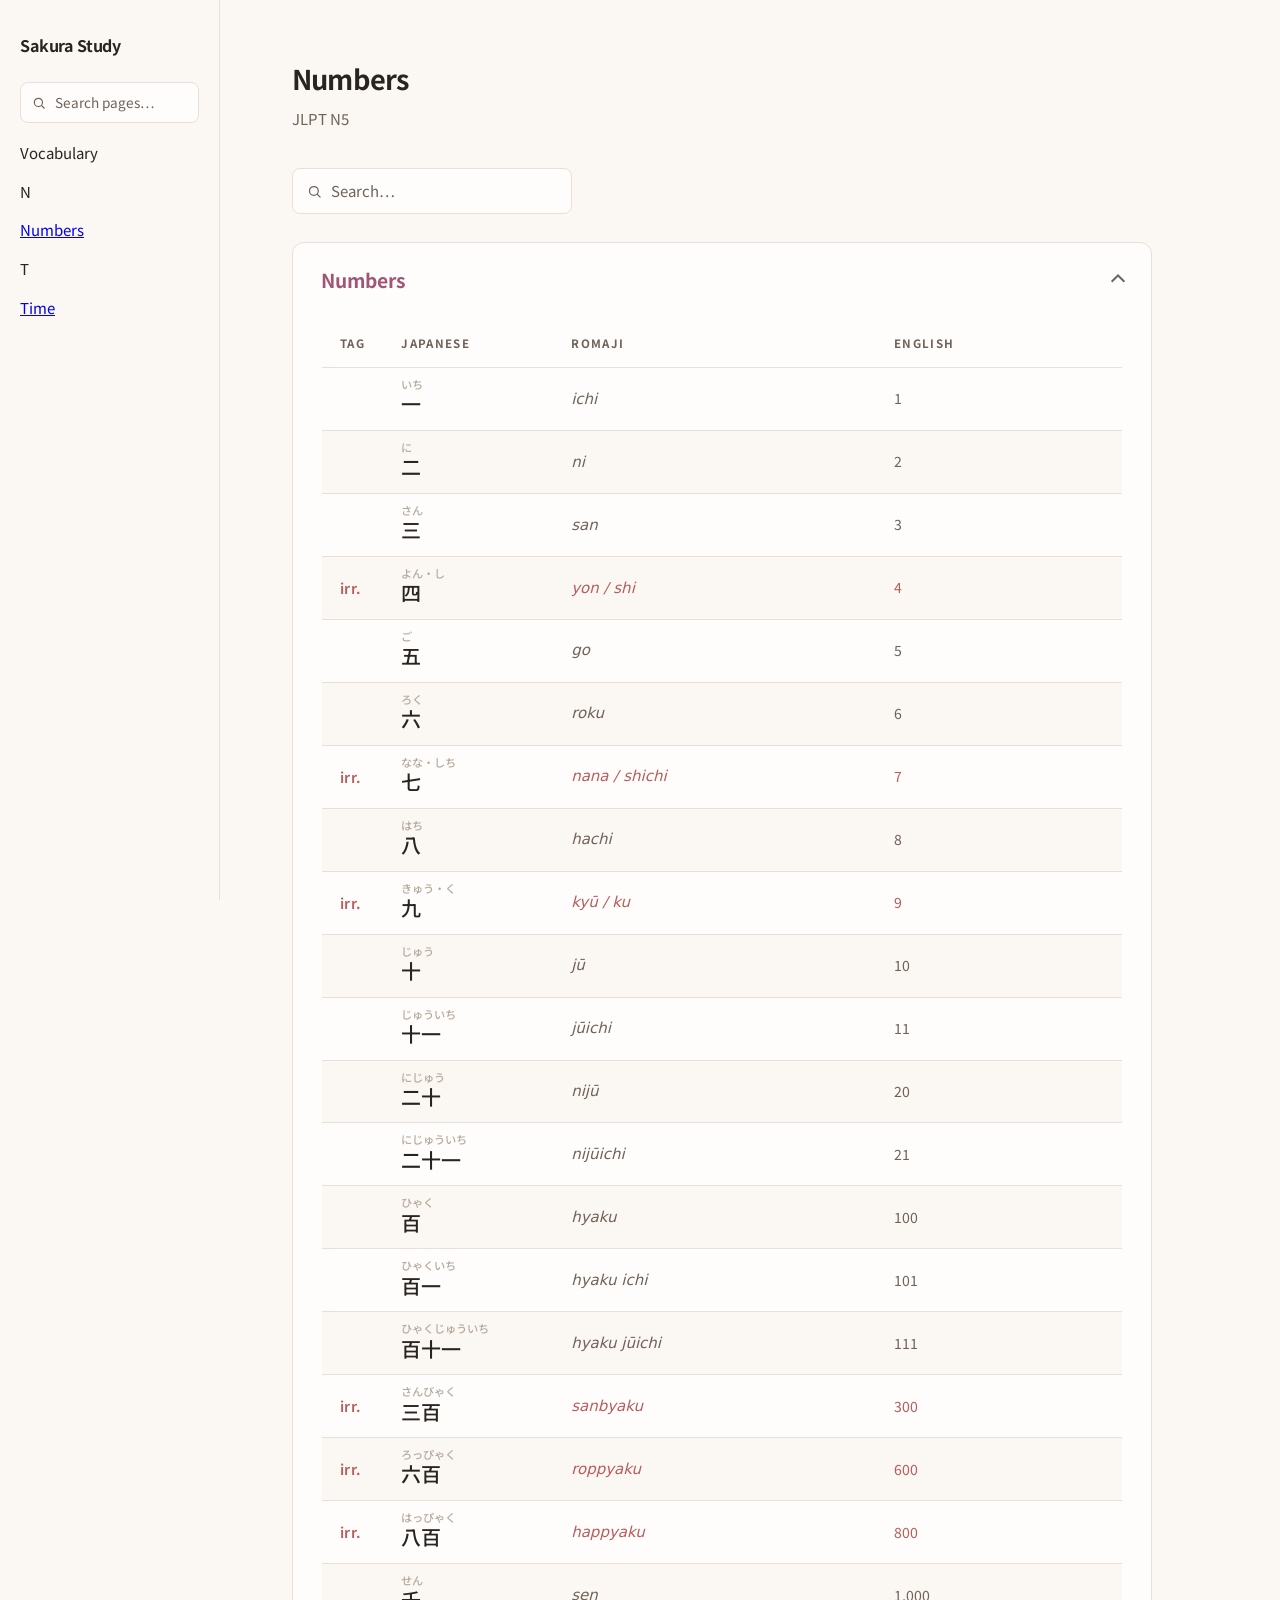
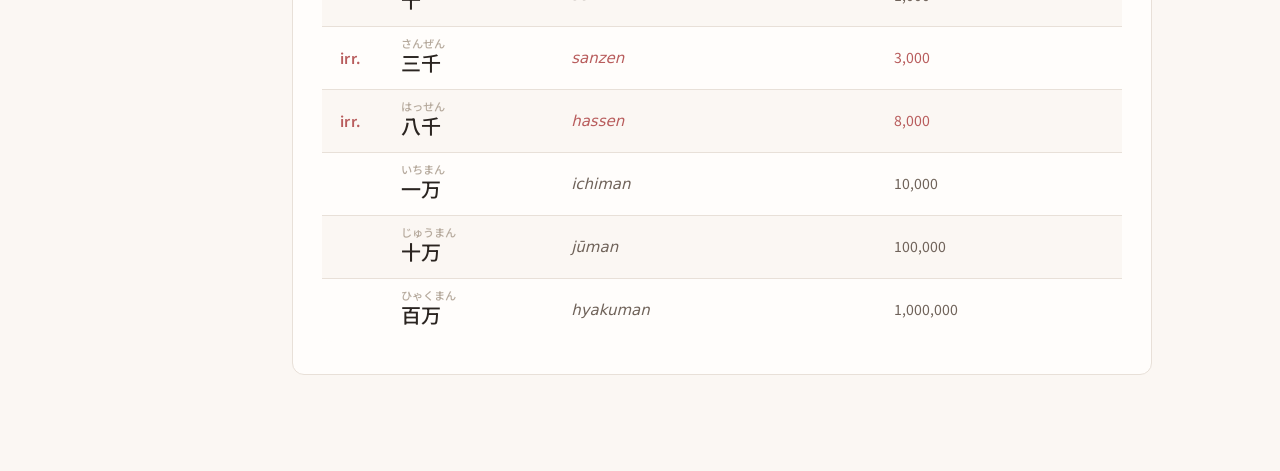
<file: vocabulary/numbers.html>
<!doctype html>
<html lang="en">
  <head>
    <meta charset="UTF-8" />
    <meta name="viewport" content="width=device-width, initial-scale=1.0" />

    <title>Sakura Study — Numbers</title>
    <meta name="description" content="A personal Japanese reference notebook. Numbers (JLPT N5): kanji, readings, and irregular forms." />

    <!-- ------------------------------------- -->
    <!-- FONT -->
    <!-- ------------------------------------- -->

    <link rel="preconnect" href="https://fonts.googleapis.com" />
    <link rel="preconnect" href="https://fonts.gstatic.com" crossorigin />
    <link href="https://fonts.googleapis.com/css2?family=Noto+Sans+JP:wght@400;500;700&display=swap" rel="stylesheet" />

    <!-- ------------------------------------- -->
    <!-- STYLES -->
    <!-- ------------------------------------- -->

    <link rel="stylesheet" href="../assets/style.css" />

    <!-- ------------------------------------- -->
    <!-- DATA TABLES -->
    <!-- ------------------------------------- -->
    <!-- dataTables.min.js (this build) requires jQuery to already be
         defined, so jQuery has to load first. Both are loaded once
         here; do not also load either again before </body>. -->
    <script src="https://code.jquery.com/jquery-3.7.1.min.js"></script>
    <script src="https://cdn.datatables.net/2.3.2/js/dataTables.min.js"></script>

  </head>

  <!-- ------------------------------------- -->
  <!-- BODY STARTS -->
  <!-- ------------------------------------- -->

  <body>
    <div class="layout">
      <aside class="sidebar">

        <!-- ------------------------------------- -->
        <!-- SIDEBAR BRAND -->
        <!-- ------------------------------------- -->
        <!-- The only way back to the landing page — it's deliberately
             not one of the alphabetical entries below, since it isn't
             study content itself. -->
        <a class="sidebar-brand" href="../index.html">Sakura Study</a>

        <!-- ------------------------------------- -->
        <!-- SIDEBAR SEARCH -->
        <!-- ------------------------------------- -->
        <div class="sidebar-search">
          <input
            type="text"
            id="sidebarSearch"
            placeholder="Search pages…"
            autocomplete="off"
          />
        </div>

        <!-- ------------------------------------- -->
        <!-- SIDEBAR NAVIGATION -->
        <!-- ------------------------------------- -->
        <!-- Two heading levels: .menu-category groups by folder
             (Vocabulary → /vocabulary/, Grammar → /grammar/, etc.), and
             within each, .menu-letter alphabetizes by page title (like
             a dictionary). To add a page: drop the file in its category
             folder, then add a matching .menu-letter + <a> pair here in
             alphabetical order (plus a new .menu-category if it's a new
             folder) — the search script and layout both work off this
             flat sibling structure, no other markup changes needed.

             Links are relative, not root-absolute — this site has to keep
             working wherever it's hosted (root domain, a subpath, a
             local file), and only relative paths are guaranteed to
             survive that. The cost: every link's ../ count depends on
             the linking page's own folder depth. From root (index.html)
             assets are assets/style.css and pages are
             vocabulary/numbers.html. From one folder deep
             (vocabulary/*.html) it's ../assets/style.css, a same-folder
             page is just numbers.html, and a different category is
             ../grammar/particles.html. One more ../ per extra level of
             nesting — get the depth right when copying this nav to a
             new page.

             This search matches page titles only. Searching inside a
             page's own content is the in-page table search box, not
             this one.

             Example, once /grammar/particles.html exists:
             <div class="menu-category">Grammar</div>
             <div class="menu-letter">P</div>
             <a href="../grammar/particles.html">Particles</a> -->
        <nav class="menu" id="sidebarMenu">
          <div class="menu-category">Vocabulary</div>
          <div class="menu-letter">N</div>
          <a class="active" href="numbers.html">Numbers</a>
          <div class="menu-letter">T</div>
          <a href="time.html">Time</a>
        </nav>
        <p class="sidebar-empty" id="sidebarEmpty" hidden>No pages match.</p>
      </aside>

      <main class="content">
        <div class="page">
          <h1>Numbers</h1>
          <p class="subtitle">JLPT N5</p>

          <!-- ------------------------------------- -->
          <!-- PAGE SEARCH -->
          <!-- ------------------------------------- -->
          <!-- Always searches every table on the page (just the one
               here), never an individual table's own box — same
               pattern as the Time page. See assets/script.js
               initPageSearch. -->

          <div class="page-search">
            <input
              type="text"
              id="pageSearch"
              placeholder="Search…"
              autocomplete="off"
              aria-label="Search numbers"
            />
          </div>

          <!-- ------------------------------------- -->
          <!-- TABLE STARTS -->
          <!-- ------------------------------------- -->
          <!-- Every reference table lives inside a collapsible
               <details> toggle, even when (like here) there's only
               one — so the page structure stays identical across
               every vocabulary page. -->

          <details class="toggle-section" id="numbers" open>
            <summary><h2>Numbers</h2></summary>

            <div class="toggle-body">
              <table id="numbersTable" class="ref-table" data-default-order="3,asc">
                <thead>
                  <tr>
                    <th class="type-col">Tag</th>
                    <th>Japanese</th>
                    <th>Romaji</th>
                    <th>English</th>
                  </tr>
                </thead>

                <tbody>
              <tr>
                <td class="type" data-order="0"></td>
                <td class="jp">
                  <ruby><span class="kanji">一</span><rt>いち</rt></ruby>
                </td>
                <td class="romaji">ichi</td>
                <td class="english">1</td>
              </tr>
              <tr>
                <td class="type" data-order="0"></td>
                <td class="jp">
                  <ruby><span class="kanji">二</span><rt>に</rt></ruby>
                </td>
                <td class="romaji">ni</td>
                <td class="english">2</td>
              </tr>
              <tr>
                <td class="type" data-order="0"></td>
                <td class="jp">
                  <ruby><span class="kanji">三</span><rt>さん</rt></ruby>
                </td>
                <td class="romaji">san</td>
                <td class="english">3</td>
              </tr>
              <tr class="irregular">
                <td class="type" data-order="1"></td>
                <td class="jp">
                  <ruby><span class="kanji">四</span><rt>よん・し</rt></ruby>
                </td>
                <td class="romaji">yon / shi</td>
                <td class="english">4</td>
              </tr>
              <tr>
                <td class="type" data-order="0"></td>
                <td class="jp">
                  <ruby><span class="kanji">五</span><rt>ご</rt></ruby>
                </td>
                <td class="romaji">go</td>
                <td class="english">5</td>
              </tr>
              <tr>
                <td class="type" data-order="0"></td>
                <td class="jp">
                  <ruby><span class="kanji">六</span><rt>ろく</rt></ruby>
                </td>
                <td class="romaji">roku</td>
                <td class="english">6</td>
              </tr>
              <tr class="irregular">
                <td class="type" data-order="1"></td>
                <td class="jp">
                  <ruby><span class="kanji">七</span><rt>なな・しち</rt></ruby>
                </td>
                <td class="romaji">nana / shichi</td>
                <td class="english">7</td>
              </tr>
              <tr>
                <td class="type" data-order="0"></td>
                <td class="jp">
                  <ruby><span class="kanji">八</span><rt>はち</rt></ruby>
                </td>
                <td class="romaji">hachi</td>
                <td class="english">8</td>
              </tr>
              <tr class="irregular">
                <td class="type" data-order="1"></td>
                <td class="jp">
                  <ruby><span class="kanji">九</span><rt>きゅう・く</rt></ruby>
                </td>
                <td class="romaji">kyū / ku</td>
                <td class="english">9</td>
              </tr>
              <tr>
                <td class="type" data-order="0"></td>
                <td class="jp">
                  <ruby><span class="kanji">十</span><rt>じゅう</rt></ruby>
                </td>
                <td class="romaji">jū</td>
                <td class="english">10</td>
              </tr>
              <tr>
                <td class="type" data-order="0"></td>
                <td class="jp">
                  <ruby><span class="kanji">十一</span><rt>じゅういち</rt></ruby>
                </td>
                <td class="romaji">jūichi</td>
                <td class="english">11</td>
              </tr>
              <tr>
                <td class="type" data-order="0"></td>
                <td class="jp">
                  <ruby><span class="kanji">二十</span><rt>にじゅう</rt></ruby>
                </td>
                <td class="romaji">nijū</td>
                <td class="english">20</td>
              </tr>
              <tr>
                <td class="type" data-order="0"></td>
                <td class="jp">
                  <ruby><span class="kanji">二十一</span><rt>にじゅういち</rt></ruby>
                </td>
                <td class="romaji">nijūichi</td>
                <td class="english">21</td>
              </tr>
              <tr>
                <td class="type" data-order="0"></td>
                <td class="jp">
                  <ruby><span class="kanji">百</span><rt>ひゃく</rt></ruby>
                </td>
                <td class="romaji">hyaku</td>
                <td class="english">100</td>
              </tr>
              <tr>
                <td class="type" data-order="0"></td>
                <td class="jp">
                  <ruby><span class="kanji">百一</span><rt>ひゃくいち</rt></ruby>
                </td>
                <td class="romaji">hyaku ichi</td>
                <td class="english">101</td>
              </tr>
              <tr>
                <td class="type" data-order="0"></td>
                <td class="jp">
                  <ruby><span class="kanji">百十一</span><rt>ひゃくじゅういち</rt></ruby>
                </td>
                <td class="romaji">hyaku jūichi</td>
                <td class="english">111</td>
              </tr>
              <tr class="irregular">
                <td class="type" data-order="1"></td>
                <td class="jp">
                  <ruby><span class="kanji">三百</span><rt>さんびゃく</rt></ruby>
                </td>
                <td class="romaji">sanbyaku</td>
                <td class="english">300</td>
              </tr>
              <tr class="irregular">
                <td class="type" data-order="1"></td>
                <td class="jp">
                  <ruby><span class="kanji">六百</span><rt>ろっぴゃく</rt></ruby>
                </td>
                <td class="romaji">roppyaku</td>
                <td class="english">600</td>
              </tr>
              <tr class="irregular">
                <td class="type" data-order="1"></td>
                <td class="jp">
                  <ruby><span class="kanji">八百</span><rt>はっぴゃく</rt></ruby>
                </td>
                <td class="romaji">happyaku</td>
                <td class="english">800</td>
              </tr>
              <tr>
                <td class="type" data-order="0"></td>
                <td class="jp">
                  <ruby><span class="kanji">千</span><rt>せん</rt></ruby>
                </td>
                <td class="romaji">sen</td>
                <td class="english">1,000</td>
              </tr>
              <tr class="irregular">
                <td class="type" data-order="1"></td>
                <td class="jp">
                  <ruby><span class="kanji">三千</span><rt>さんぜん</rt></ruby>
                </td>
                <td class="romaji">sanzen</td>
                <td class="english">3,000</td>
              </tr>
              <tr class="irregular">
                <td class="type" data-order="1"></td>
                <td class="jp">
                  <ruby><span class="kanji">八千</span><rt>はっせん</rt></ruby>
                </td>
                <td class="romaji">hassen</td>
                <td class="english">8,000</td>
              </tr>
              <tr>
                <td class="type" data-order="0"></td>
                <td class="jp">
                  <ruby><span class="kanji">一万</span><rt>いちまん</rt></ruby>
                </td>
                <td class="romaji">ichiman</td>
                <td class="english">10,000</td>
              </tr>
              <tr>
                <td class="type" data-order="0"></td>
                <td class="jp">
                  <ruby><span class="kanji">十万</span><rt>じゅうまん</rt></ruby>
                </td>
                <td class="romaji">jūman</td>
                <td class="english">100,000</td>
              </tr>
              <tr>
                <td class="type" data-order="0"></td>
                <td class="jp">
                  <ruby><span class="kanji">百万</span><rt>ひゃくまん</rt></ruby>
                </td>
                <td class="romaji">hyakuman</td>
                <td class="english">1,000,000</td>
              </tr>
                </tbody>
              </table>
            </div>
          </details>
          <!-- ------------------------------------- -->
          <!-- TABLE ENDED -->
          <!-- ------------------------------------- -->
        </div>
      </main>
    </div>

<!-- ------------------------------------- -->
<!-- SCRIPTS -->
<!-- ------------------------------------- -->

<script src="../assets/script.js"></script>

  </body>
  <!-- ------------------------------------- -->
  <!-- BODY ENDED -->
  <!-- ------------------------------------- -->
</html>
</file>
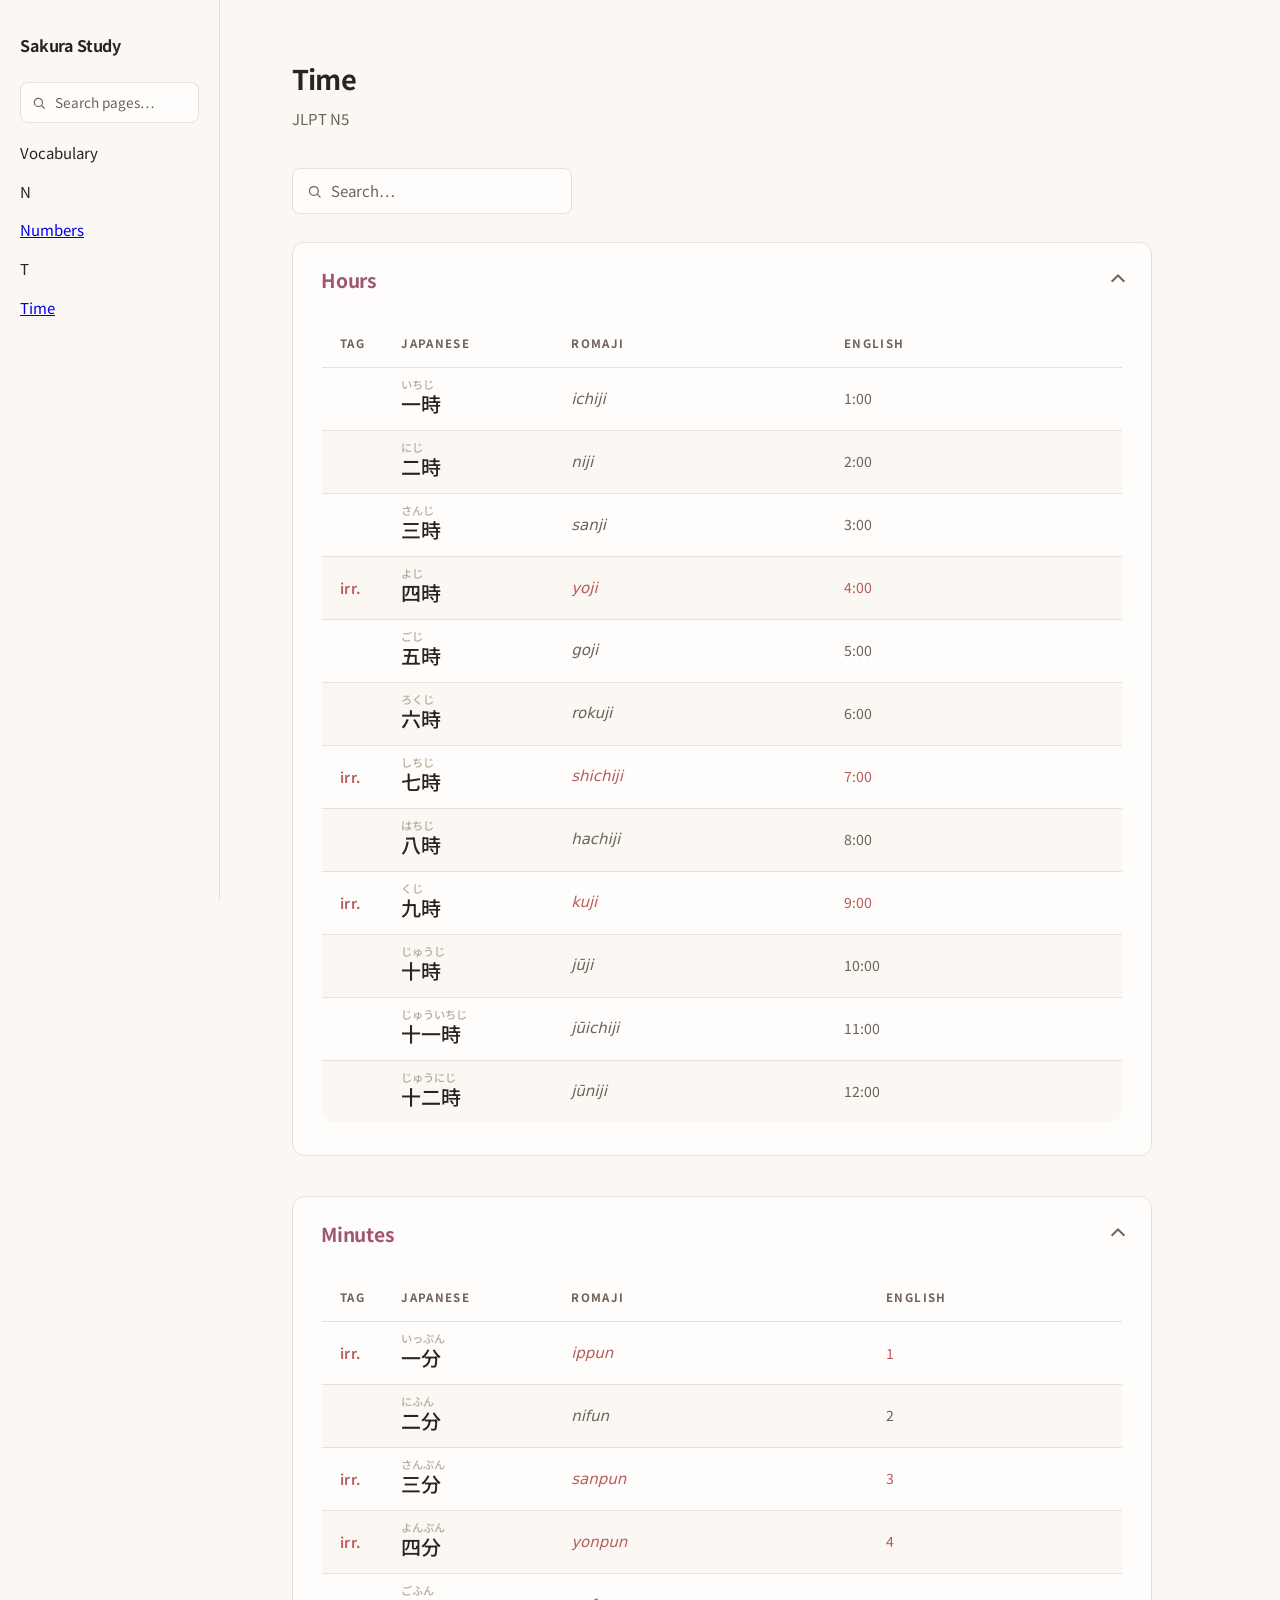
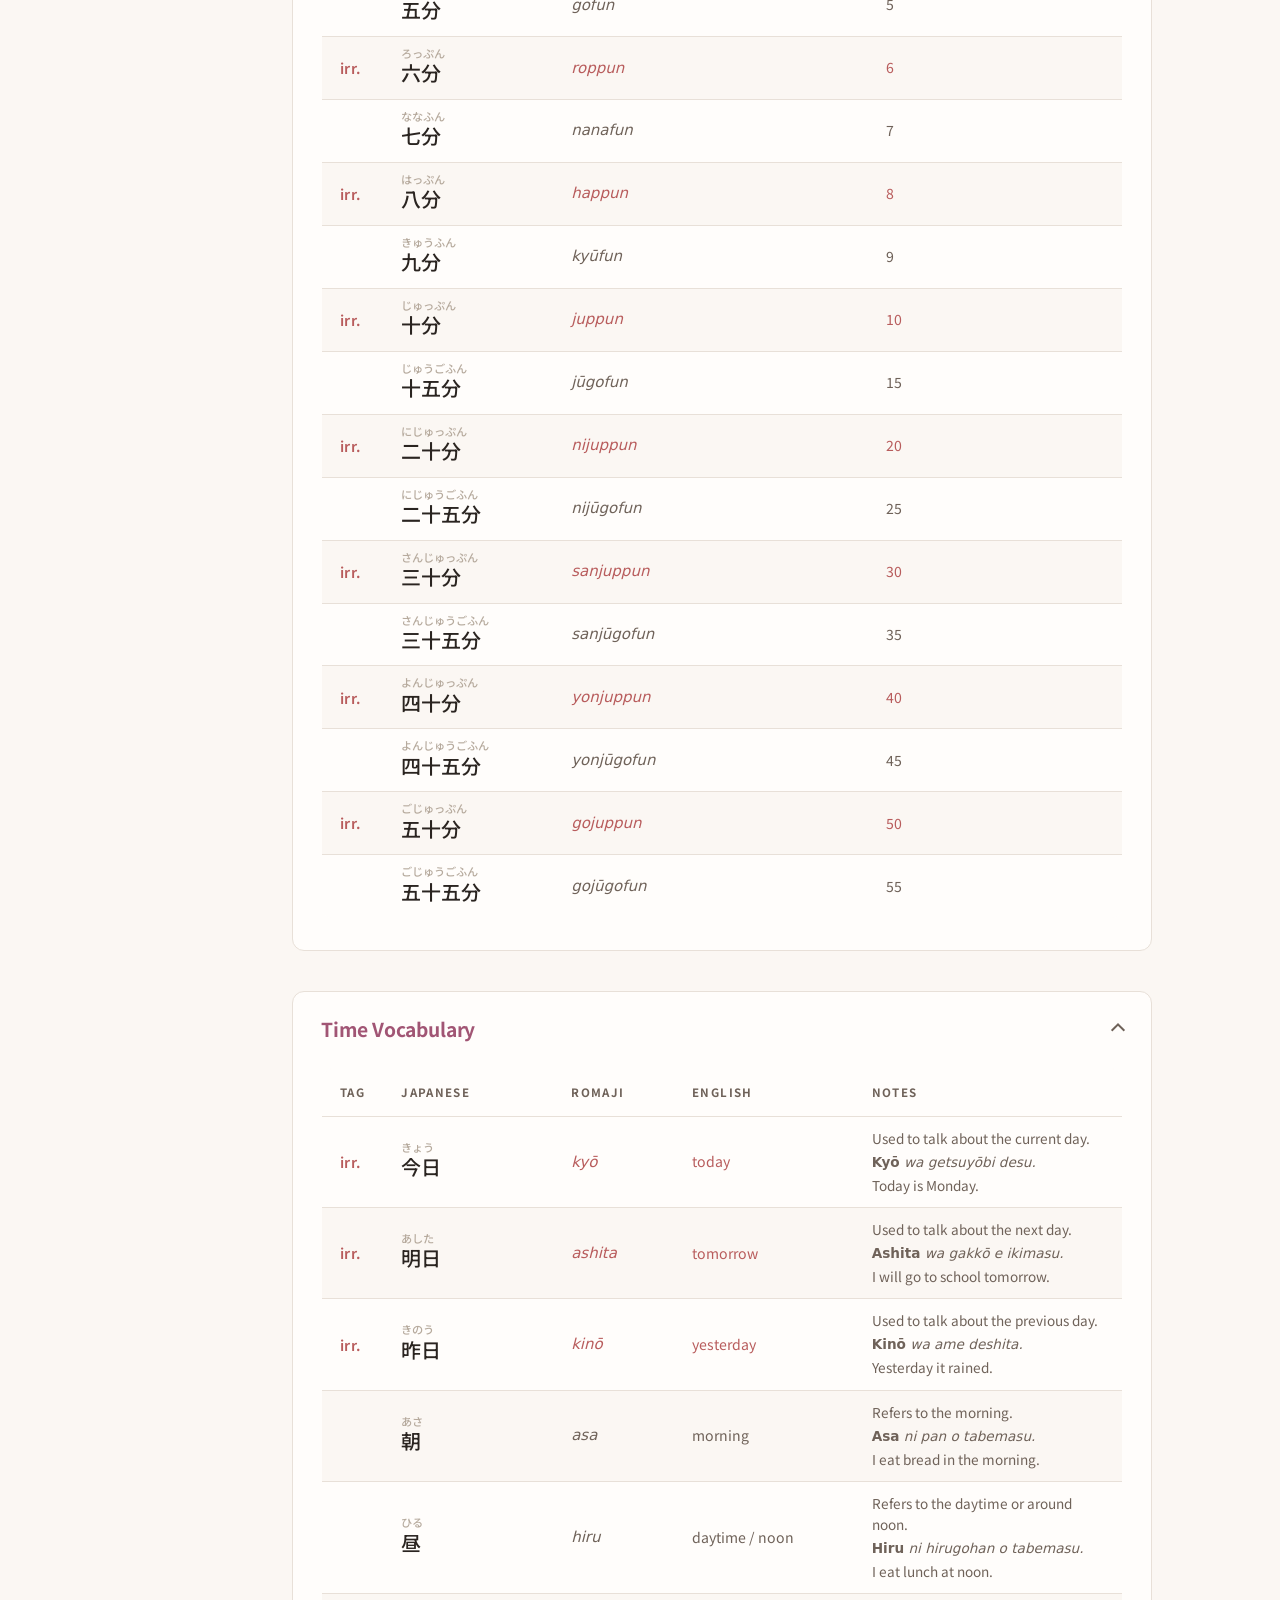
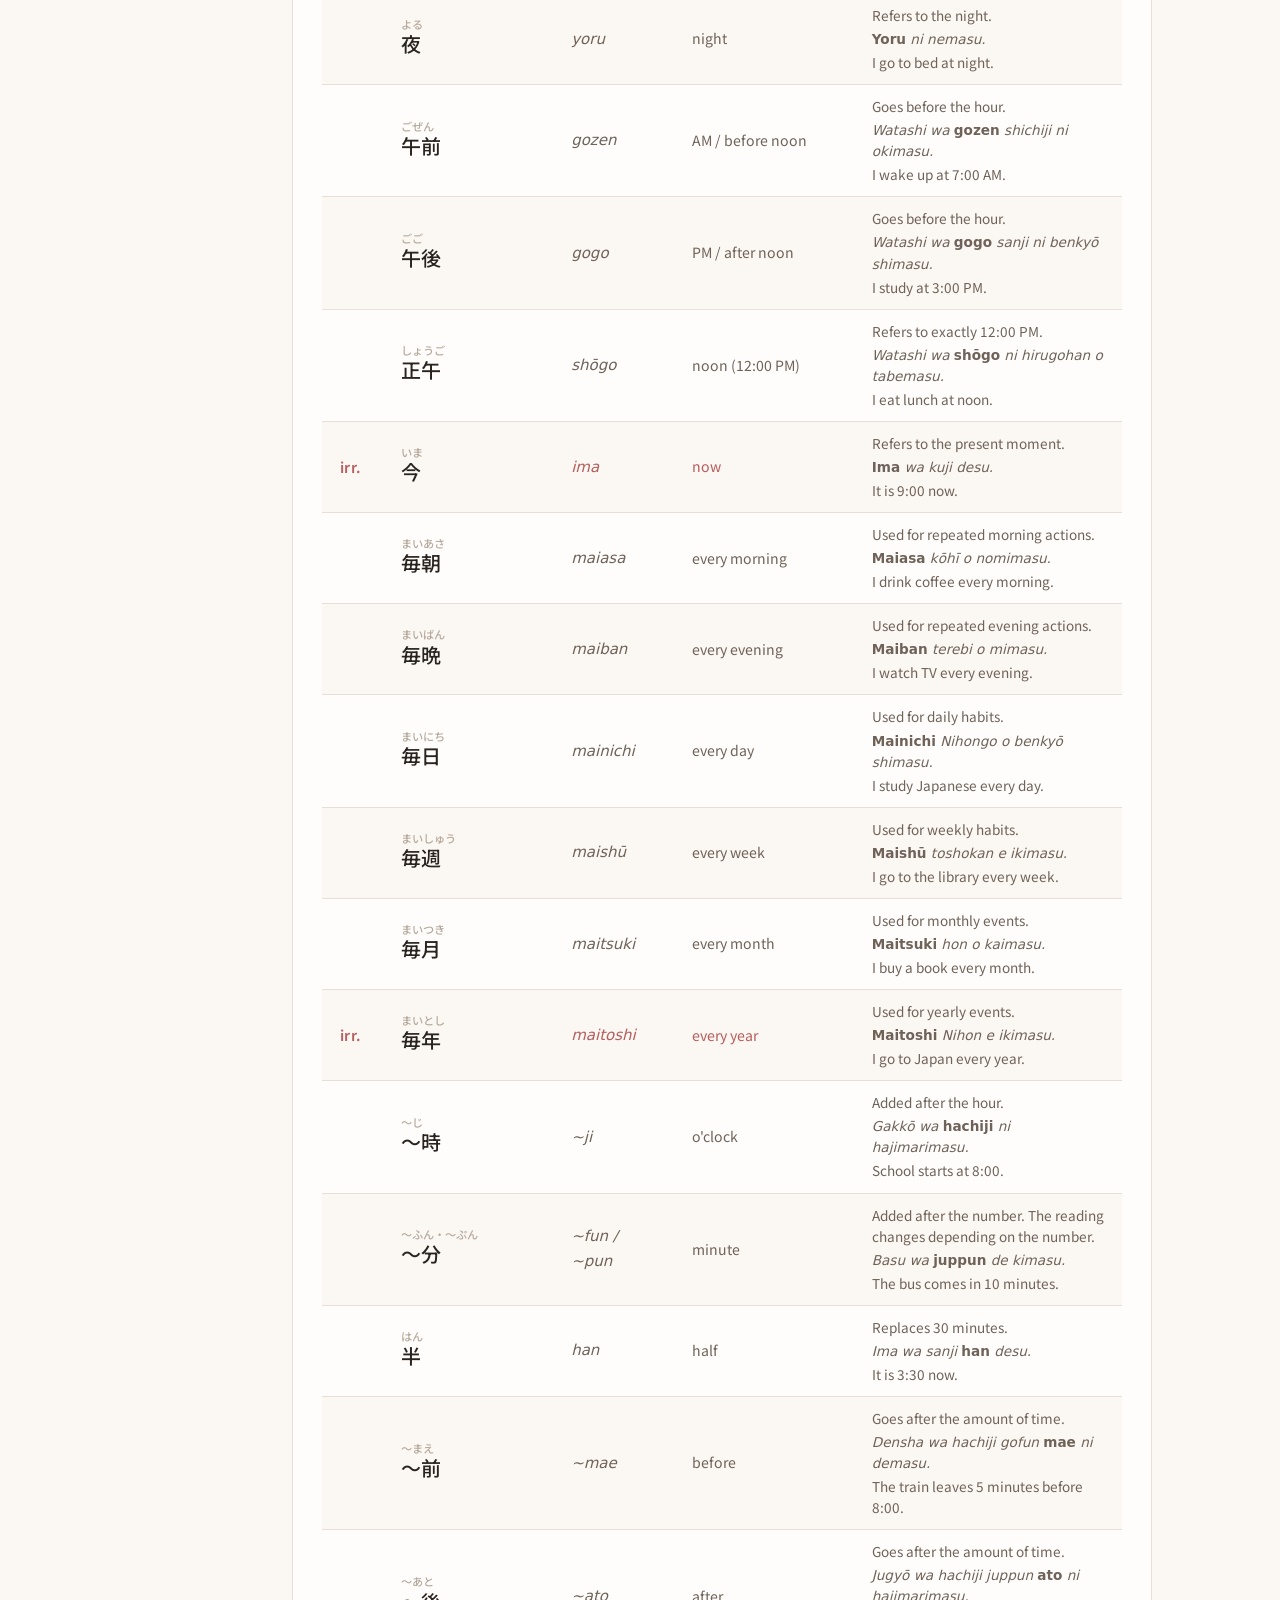
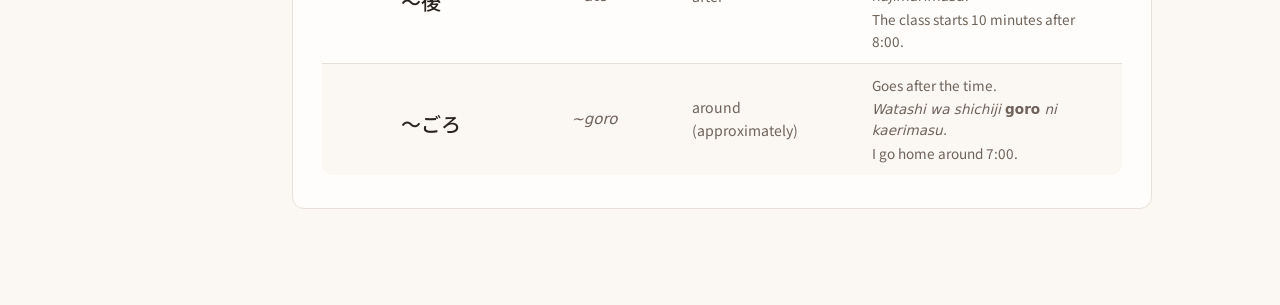
<file: vocabulary/time.html>
<!doctype html>
<html lang="en">
  <head>
    <meta charset="UTF-8" />
    <meta name="viewport" content="width=device-width, initial-scale=1.0" />

    <title>Sakura Study — Time</title>
    <meta name="description" content="A personal Japanese reference notebook. Time (JLPT N5): hours and minutes, readings, and irregular forms." />

    <!-- ------------------------------------- -->
    <!-- FONT -->
    <!-- ------------------------------------- -->

    <link rel="preconnect" href="https://fonts.googleapis.com" />
    <link rel="preconnect" href="https://fonts.gstatic.com" crossorigin />
    <link href="https://fonts.googleapis.com/css2?family=Noto+Sans+JP:wght@400;500;700&display=swap" rel="stylesheet" />

    <!-- ------------------------------------- -->
    <!-- STYLES -->
    <!-- ------------------------------------- -->

    <link rel="stylesheet" href="../assets/style.css" />

    <!-- ------------------------------------- -->
    <!-- DATA TABLES -->
    <!-- ------------------------------------- -->
    <!-- dataTables.min.js (this build) requires jQuery to already be
         defined, so jQuery has to load first. Both are loaded once
         here; do not also load either again before </body>. -->
    <script src="https://code.jquery.com/jquery-3.7.1.min.js"></script>
    <script src="https://cdn.datatables.net/2.3.2/js/dataTables.min.js"></script>

  </head>

  <!-- ------------------------------------- -->
  <!-- BODY STARTS -->
  <!-- ------------------------------------- -->

  <body>
    <div class="layout">
      <aside class="sidebar">

        <!-- ------------------------------------- -->
        <!-- SIDEBAR BRAND -->
        <!-- ------------------------------------- -->
        <!-- The only way back to the landing page — it's deliberately
             not one of the alphabetical entries below, since it isn't
             study content itself. -->
        <a class="sidebar-brand" href="../index.html">Sakura Study</a>

        <!-- ------------------------------------- -->
        <!-- SIDEBAR SEARCH -->
        <!-- ------------------------------------- -->
        <div class="sidebar-search">
          <input
            type="text"
            id="sidebarSearch"
            placeholder="Search pages…"
            autocomplete="off"
          />
        </div>

        <!-- ------------------------------------- -->
        <!-- SIDEBAR NAVIGATION -->
        <!-- ------------------------------------- -->
        <!-- Two heading levels: .menu-category groups by folder
             (Vocabulary → /vocabulary/, Grammar → /grammar/, etc.), and
             within each, .menu-letter alphabetizes by page title (like
             a dictionary). To add a page: drop the file in its category
             folder, then add a matching .menu-letter + <a> pair here in
             alphabetical order (plus a new .menu-category if it's a new
             folder) — the search script and layout both work off this
             flat sibling structure, no other markup changes needed.

             Links are relative, not root-absolute — this site has to keep
             working wherever it's hosted (root domain, a subpath, a
             local file), and only relative paths are guaranteed to
             survive that. The cost: every link's ../ count depends on
             the linking page's own folder depth. From root (index.html)
             assets are assets/style.css and pages are
             vocabulary/numbers.html. From one folder deep
             (vocabulary/*.html) it's ../assets/style.css, a same-folder
             page is just numbers.html, and a different category is
             ../grammar/particles.html. One more ../ per extra level of
             nesting — get the depth right when copying this nav to a
             new page.

             This search matches page titles only. Searching inside a
             page's own content is the in-page search box, not this one. -->
        <nav class="menu" id="sidebarMenu">
          <div class="menu-category">Vocabulary</div>
          <div class="menu-letter">N</div>
          <a href="numbers.html">Numbers</a>
          <div class="menu-letter">T</div>
          <a class="active" href="time.html">Time</a>
        </nav>
        <p class="sidebar-empty" id="sidebarEmpty" hidden>No pages match.</p>
      </aside>

      <main class="content">
        <div class="page">
          <h1>Time</h1>
          <p class="subtitle">JLPT N5</p>

          <!-- ------------------------------------- -->
          <!-- PAGE SEARCH -->
          <!-- ------------------------------------- -->
          <!-- One search box for the whole page, filtering every
               table.ref-table on it at once (each table keeps its own
               DataTables instance for sorting, but search is always
               driven from here instead of a per-table box). Typing a
               non-empty query force-opens every toggle below so
               matches in a collapsed section are still visible. -->

          <div class="page-search">
            <input
              type="text"
              id="pageSearch"
              placeholder="Search…"
              autocomplete="off"
              aria-label="Search hours, minutes, and time vocabulary"
            />
          </div>

          <!-- ------------------------------------- -->
          <!-- HOURS TABLE -->
          <!-- ------------------------------------- -->

          <details class="toggle-section" id="hours" open>
            <summary><h2>Hours</h2></summary>

            <div class="toggle-body">
              <table id="hoursTable" class="ref-table">
                <thead>
                  <tr>
                    <th class="type-col">Tag</th>
                    <th>Japanese</th>
                    <th>Romaji</th>
                    <th>English</th>
                  </tr>
                </thead>

                <tbody>
                  <tr>
                    <td class="type" data-order="0"></td>
                    <td class="jp">
                      <ruby><span class="kanji">一時</span><rt>いちじ</rt></ruby>
                    </td>
                    <td class="romaji">ichiji</td>
                    <td class="english">1:00</td>
                  </tr>
                  <tr>
                    <td class="type" data-order="0"></td>
                    <td class="jp">
                      <ruby><span class="kanji">二時</span><rt>にじ</rt></ruby>
                    </td>
                    <td class="romaji">niji</td>
                    <td class="english">2:00</td>
                  </tr>
                  <tr>
                    <td class="type" data-order="0"></td>
                    <td class="jp">
                      <ruby><span class="kanji">三時</span><rt>さんじ</rt></ruby>
                    </td>
                    <td class="romaji">sanji</td>
                    <td class="english">3:00</td>
                  </tr>
                  <tr class="irregular">
                    <td class="type" data-order="1"></td>
                    <td class="jp">
                      <ruby><span class="kanji">四時</span><rt>よじ</rt></ruby>
                    </td>
                    <td class="romaji">yoji</td>
                    <td class="english">4:00</td>
                  </tr>
                  <tr>
                    <td class="type" data-order="0"></td>
                    <td class="jp">
                      <ruby><span class="kanji">五時</span><rt>ごじ</rt></ruby>
                    </td>
                    <td class="romaji">goji</td>
                    <td class="english">5:00</td>
                  </tr>
                  <tr>
                    <td class="type" data-order="0"></td>
                    <td class="jp">
                      <ruby><span class="kanji">六時</span><rt>ろくじ</rt></ruby>
                    </td>
                    <td class="romaji">rokuji</td>
                    <td class="english">6:00</td>
                  </tr>
                  <tr class="irregular">
                    <td class="type" data-order="1"></td>
                    <td class="jp">
                      <ruby><span class="kanji">七時</span><rt>しちじ</rt></ruby>
                    </td>
                    <td class="romaji">shichiji</td>
                    <td class="english">7:00</td>
                  </tr>
                  <tr>
                    <td class="type" data-order="0"></td>
                    <td class="jp">
                      <ruby><span class="kanji">八時</span><rt>はちじ</rt></ruby>
                    </td>
                    <td class="romaji">hachiji</td>
                    <td class="english">8:00</td>
                  </tr>
                  <tr class="irregular">
                    <td class="type" data-order="1"></td>
                    <td class="jp">
                      <ruby><span class="kanji">九時</span><rt>くじ</rt></ruby>
                    </td>
                    <td class="romaji">kuji</td>
                    <td class="english">9:00</td>
                  </tr>
                  <tr>
                    <td class="type" data-order="0"></td>
                    <td class="jp">
                      <ruby><span class="kanji">十時</span><rt>じゅうじ</rt></ruby>
                    </td>
                    <td class="romaji">jūji</td>
                    <td class="english">10:00</td>
                  </tr>
                  <tr>
                    <td class="type" data-order="0"></td>
                    <td class="jp">
                      <ruby><span class="kanji">十一時</span><rt>じゅういちじ</rt></ruby>
                    </td>
                    <td class="romaji">jūichiji</td>
                    <td class="english">11:00</td>
                  </tr>
                  <tr>
                    <td class="type" data-order="0"></td>
                    <td class="jp">
                      <ruby><span class="kanji">十二時</span><rt>じゅうにじ</rt></ruby>
                    </td>
                    <td class="romaji">jūniji</td>
                    <td class="english">12:00</td>
                  </tr>
                </tbody>
              </table>
            </div>
          </details>

          <!-- ------------------------------------- -->
          <!-- MINUTES TABLE -->
          <!-- ------------------------------------- -->

          <details class="toggle-section" id="minutes" open>
            <summary><h2>Minutes</h2></summary>

            <div class="toggle-body">
              <table id="minutesTable" class="ref-table">
                <thead>
                  <tr>
                    <th class="type-col">Tag</th>
                    <th>Japanese</th>
                    <th>Romaji</th>
                    <th>English</th>
                  </tr>
                </thead>

                <tbody>
                  <tr class="irregular">
                    <td class="type" data-order="1"></td>
                    <td class="jp">
                      <ruby><span class="kanji">一分</span><rt>いっぷん</rt></ruby>
                    </td>
                    <td class="romaji">ippun</td>
                    <td class="english">1</td>
                  </tr>
                  <tr>
                    <td class="type" data-order="0"></td>
                    <td class="jp">
                      <ruby><span class="kanji">二分</span><rt>にふん</rt></ruby>
                    </td>
                    <td class="romaji">nifun</td>
                    <td class="english">2</td>
                  </tr>
                  <tr class="irregular">
                    <td class="type" data-order="1"></td>
                    <td class="jp">
                      <ruby><span class="kanji">三分</span><rt>さんぷん</rt></ruby>
                    </td>
                    <td class="romaji">sanpun</td>
                    <td class="english">3</td>
                  </tr>
                  <tr class="irregular">
                    <td class="type" data-order="1"></td>
                    <td class="jp">
                      <ruby><span class="kanji">四分</span><rt>よんぷん</rt></ruby>
                    </td>
                    <td class="romaji">yonpun</td>
                    <td class="english">4</td>
                  </tr>
                  <tr>
                    <td class="type" data-order="0"></td>
                    <td class="jp">
                      <ruby><span class="kanji">五分</span><rt>ごふん</rt></ruby>
                    </td>
                    <td class="romaji">gofun</td>
                    <td class="english">5</td>
                  </tr>
                  <tr class="irregular">
                    <td class="type" data-order="1"></td>
                    <td class="jp">
                      <ruby><span class="kanji">六分</span><rt>ろっぷん</rt></ruby>
                    </td>
                    <td class="romaji">roppun</td>
                    <td class="english">6</td>
                  </tr>
                  <tr>
                    <td class="type" data-order="0"></td>
                    <td class="jp">
                      <ruby><span class="kanji">七分</span><rt>ななふん</rt></ruby>
                    </td>
                    <td class="romaji">nanafun</td>
                    <td class="english">7</td>
                  </tr>
                  <tr class="irregular">
                    <td class="type" data-order="1"></td>
                    <td class="jp">
                      <ruby><span class="kanji">八分</span><rt>はっぷん</rt></ruby>
                    </td>
                    <td class="romaji">happun</td>
                    <td class="english">8</td>
                  </tr>
                  <tr>
                    <td class="type" data-order="0"></td>
                    <td class="jp">
                      <ruby><span class="kanji">九分</span><rt>きゅうふん</rt></ruby>
                    </td>
                    <td class="romaji">kyūfun</td>
                    <td class="english">9</td>
                  </tr>
                  <tr class="irregular">
                    <td class="type" data-order="1"></td>
                    <td class="jp">
                      <ruby><span class="kanji">十分</span><rt>じゅっぷん</rt></ruby>
                    </td>
                    <td class="romaji">juppun</td>
                    <td class="english">10</td>
                  </tr>
                  <tr>
                    <td class="type" data-order="0"></td>
                    <td class="jp">
                      <ruby><span class="kanji">十五分</span><rt>じゅうごふん</rt></ruby>
                    </td>
                    <td class="romaji">jūgofun</td>
                    <td class="english">15</td>
                  </tr>
                  <tr class="irregular">
                    <td class="type" data-order="1"></td>
                    <td class="jp">
                      <ruby><span class="kanji">二十分</span><rt>にじゅっぷん</rt></ruby>
                    </td>
                    <td class="romaji">nijuppun</td>
                    <td class="english">20</td>
                  </tr>
                  <tr>
                    <td class="type" data-order="0"></td>
                    <td class="jp">
                      <ruby><span class="kanji">二十五分</span><rt>にじゅうごふん</rt></ruby>
                    </td>
                    <td class="romaji">nijūgofun</td>
                    <td class="english">25</td>
                  </tr>
                  <tr class="irregular">
                    <td class="type" data-order="1"></td>
                    <td class="jp">
                      <ruby><span class="kanji">三十分</span><rt>さんじゅっぷん</rt></ruby>
                    </td>
                    <td class="romaji">sanjuppun</td>
                    <td class="english">30</td>
                  </tr>
                  <tr>
                    <td class="type" data-order="0"></td>
                    <td class="jp">
                      <ruby><span class="kanji">三十五分</span><rt>さんじゅうごふん</rt></ruby>
                    </td>
                    <td class="romaji">sanjūgofun</td>
                    <td class="english">35</td>
                  </tr>
                  <tr class="irregular">
                    <td class="type" data-order="1"></td>
                    <td class="jp">
                      <ruby><span class="kanji">四十分</span><rt>よんじゅっぷん</rt></ruby>
                    </td>
                    <td class="romaji">yonjuppun</td>
                    <td class="english">40</td>
                  </tr>
                  <tr>
                    <td class="type" data-order="0"></td>
                    <td class="jp">
                      <ruby><span class="kanji">四十五分</span><rt>よんじゅうごふん</rt></ruby>
                    </td>
                    <td class="romaji">yonjūgofun</td>
                    <td class="english">45</td>
                  </tr>
                  <tr class="irregular">
                    <td class="type" data-order="1"></td>
                    <td class="jp">
                      <ruby><span class="kanji">五十分</span><rt>ごじゅっぷん</rt></ruby>
                    </td>
                    <td class="romaji">gojuppun</td>
                    <td class="english">50</td>
                  </tr>
                  <tr>
                    <td class="type" data-order="0"></td>
                    <td class="jp">
                      <ruby><span class="kanji">五十五分</span><rt>ごじゅうごふん</rt></ruby>
                    </td>
                    <td class="romaji">gojūgofun</td>
                    <td class="english">55</td>
                  </tr>
                </tbody>
              </table>
            </div>
          </details>

          <!-- ------------------------------------- -->
          <!-- TIME VOCABULARY TABLE -->
          <!-- ------------------------------------- -->

          <details class="toggle-section" id="time-vocabulary" open>
            <summary><h2>Time Vocabulary</h2></summary>

            <div class="toggle-body">
              <table id="timeVocabTable" class="ref-table">
                <thead>
                  <tr>
                    <th class="type-col">Tag</th>
                    <th>Japanese</th>
                    <th>Romaji</th>
                    <th>English</th>
                    <th>Notes</th>
                  </tr>
                </thead>

                <tbody>
                  <tr class="irregular">
                    <td class="type" data-order="1"></td>
                    <td class="jp">
                      <ruby><span class="kanji">今日</span><rt>きょう</rt></ruby>
                    </td>
                    <td class="romaji">kyō</td>
                    <td class="english">today</td>
                    <td class="notes">
                      Used to talk about the current day.<br>
                      <span class="example"><strong>Kyō</strong> wa getsuyōbi desu.</span><br>
                      <span class="example-en">Today is Monday.</span>
                    </td>
                  </tr>
                  <tr class="irregular">
                    <td class="type" data-order="1"></td>
                    <td class="jp">
                      <ruby><span class="kanji">明日</span><rt>あした</rt></ruby>
                    </td>
                    <td class="romaji">ashita</td>
                    <td class="english">tomorrow</td>
                    <td class="notes">
                      Used to talk about the next day.<br>
                      <span class="example"><strong>Ashita</strong> wa gakkō e ikimasu.</span><br>
                      <span class="example-en">I will go to school tomorrow.</span>
                    </td>
                  </tr>
                  <tr class="irregular">
                    <td class="type" data-order="1"></td>
                    <td class="jp">
                      <ruby><span class="kanji">昨日</span><rt>きのう</rt></ruby>
                    </td>
                    <td class="romaji">kinō</td>
                    <td class="english">yesterday</td>
                    <td class="notes">
                      Used to talk about the previous day.<br>
                      <span class="example"><strong>Kinō</strong> wa ame deshita.</span><br>
                      <span class="example-en">Yesterday it rained.</span>
                    </td>
                  </tr>
                  <tr>
                    <td class="type" data-order="0"></td>
                    <td class="jp">
                      <ruby><span class="kanji">朝</span><rt>あさ</rt></ruby>
                    </td>
                    <td class="romaji">asa</td>
                    <td class="english">morning</td>
                    <td class="notes">
                      Refers to the morning.<br>
                      <span class="example"><strong>Asa</strong> ni pan o tabemasu.</span><br>
                      <span class="example-en">I eat bread in the morning.</span>
                    </td>
                  </tr>
                  <tr>
                    <td class="type" data-order="0"></td>
                    <td class="jp">
                      <ruby><span class="kanji">昼</span><rt>ひる</rt></ruby>
                    </td>
                    <td class="romaji">hiru</td>
                    <td class="english">daytime / noon</td>
                    <td class="notes">
                      Refers to the daytime or around noon.<br>
                      <span class="example"><strong>Hiru</strong> ni hirugohan o tabemasu.</span><br>
                      <span class="example-en">I eat lunch at noon.</span>
                    </td>
                  </tr>
                  <tr>
                    <td class="type" data-order="0"></td>
                    <td class="jp">
                      <ruby><span class="kanji">夜</span><rt>よる</rt></ruby>
                    </td>
                    <td class="romaji">yoru</td>
                    <td class="english">night</td>
                    <td class="notes">
                      Refers to the night.<br>
                      <span class="example"><strong>Yoru</strong> ni nemasu.</span><br>
                      <span class="example-en">I go to bed at night.</span>
                    </td>
                  </tr>
                  <tr>
                    <td class="type" data-order="0"></td>
                    <td class="jp">
                      <ruby><span class="kanji">午前</span><rt>ごぜん</rt></ruby>
                    </td>
                    <td class="romaji">gozen</td>
                    <td class="english">AM / before noon</td>
                    <td class="notes">
                      Goes before the hour.<br>
                      <span class="example">Watashi wa <strong>gozen</strong> shichiji ni okimasu.</span><br>
                      <span class="example-en">I wake up at 7:00 AM.</span>
                    </td>
                  </tr>
                  <tr>
                    <td class="type" data-order="0"></td>
                    <td class="jp">
                      <ruby><span class="kanji">午後</span><rt>ごご</rt></ruby>
                    </td>
                    <td class="romaji">gogo</td>
                    <td class="english">PM / after noon</td>
                    <td class="notes">
                      Goes before the hour.<br>
                      <span class="example">Watashi wa <strong>gogo</strong> sanji ni benkyō shimasu.</span><br>
                      <span class="example-en">I study at 3:00 PM.</span>
                    </td>
                  </tr>
                  <tr>
                    <td class="type" data-order="0"></td>
                    <td class="jp">
                      <ruby><span class="kanji">正午</span><rt>しょうご</rt></ruby>
                    </td>
                    <td class="romaji">shōgo</td>
                    <td class="english">noon (12:00 PM)</td>
                    <td class="notes">
                      Refers to exactly 12:00 PM.<br>
                      <span class="example">Watashi wa <strong>shōgo</strong> ni hirugohan o tabemasu.</span><br>
                      <span class="example-en">I eat lunch at noon.</span>
                    </td>
                  </tr>
                  <tr class="irregular">
                    <td class="type" data-order="1"></td>
                    <td class="jp">
                      <ruby><span class="kanji">今</span><rt>いま</rt></ruby>
                    </td>
                    <td class="romaji">ima</td>
                    <td class="english">now</td>
                    <td class="notes">
                      Refers to the present moment.<br>
                      <span class="example"><strong>Ima</strong> wa kuji desu.</span><br>
                      <span class="example-en">It is 9:00 now.</span>
                    </td>
                  </tr>
                  <tr>
                    <td class="type" data-order="0"></td>
                    <td class="jp">
                      <ruby><span class="kanji">毎朝</span><rt>まいあさ</rt></ruby>
                    </td>
                    <td class="romaji">maiasa</td>
                    <td class="english">every morning</td>
                    <td class="notes">
                      Used for repeated morning actions.<br>
                      <span class="example"><strong>Maiasa</strong> kōhī o nomimasu.</span><br>
                      <span class="example-en">I drink coffee every morning.</span>
                    </td>
                  </tr>
                  <tr>
                    <td class="type" data-order="0"></td>
                    <td class="jp">
                      <ruby><span class="kanji">毎晩</span><rt>まいばん</rt></ruby>
                    </td>
                    <td class="romaji">maiban</td>
                    <td class="english">every evening</td>
                    <td class="notes">
                      Used for repeated evening actions.<br>
                      <span class="example"><strong>Maiban</strong> terebi o mimasu.</span><br>
                      <span class="example-en">I watch TV every evening.</span>
                    </td>
                  </tr>
                  <tr>
                    <td class="type" data-order="0"></td>
                    <td class="jp">
                      <ruby><span class="kanji">毎日</span><rt>まいにち</rt></ruby>
                    </td>
                    <td class="romaji">mainichi</td>
                    <td class="english">every day</td>
                    <td class="notes">
                      Used for daily habits.<br>
                      <span class="example"><strong>Mainichi</strong> Nihongo o benkyō shimasu.</span><br>
                      <span class="example-en">I study Japanese every day.</span>
                    </td>
                  </tr>
                  <tr>
                    <td class="type" data-order="0"></td>
                    <td class="jp">
                      <ruby><span class="kanji">毎週</span><rt>まいしゅう</rt></ruby>
                    </td>
                    <td class="romaji">maishū</td>
                    <td class="english">every week</td>
                    <td class="notes">
                      Used for weekly habits.<br>
                      <span class="example"><strong>Maishū</strong> toshokan e ikimasu.</span><br>
                      <span class="example-en">I go to the library every week.</span>
                    </td>
                  </tr>
                  <tr>
                    <td class="type" data-order="0"></td>
                    <td class="jp">
                      <ruby><span class="kanji">毎月</span><rt>まいつき</rt></ruby>
                    </td>
                    <td class="romaji">maitsuki</td>
                    <td class="english">every month</td>
                    <td class="notes">
                      Used for monthly events.<br>
                      <span class="example"><strong>Maitsuki</strong> hon o kaimasu.</span><br>
                      <span class="example-en">I buy a book every month.</span>
                    </td>
                  </tr>
                  <tr class="irregular">
                    <td class="type" data-order="1"></td>
                    <td class="jp">
                      <ruby><span class="kanji">毎年</span><rt>まいとし</rt></ruby>
                    </td>
                    <td class="romaji">maitoshi</td>
                    <td class="english">every year</td>
                    <td class="notes">
                      Used for yearly events.<br>
                      <span class="example"><strong>Maitoshi</strong> Nihon e ikimasu.</span><br>
                      <span class="example-en">I go to Japan every year.</span>
                    </td>
                  </tr>
                  <tr>
                    <td class="type" data-order="0"></td>
                    <td class="jp">
                      <ruby><span class="kanji">～時</span><rt>～じ</rt></ruby>
                    </td>
                    <td class="romaji">~ji</td>
                    <td class="english">o'clock</td>
                    <td class="notes">
                      Added after the hour.<br>
                      <span class="example">Gakkō wa <strong>hachiji</strong> ni hajimarimasu.</span><br>
                      <span class="example-en">School starts at 8:00.</span>
                    </td>
                  </tr>
                  <tr>
                    <td class="type" data-order="0"></td>
                    <td class="jp">
                      <ruby><span class="kanji">～分</span><rt>～ふん・～ぷん</rt></ruby>
                    </td>
                    <td class="romaji">~fun / ~pun</td>
                    <td class="english">minute</td>
                    <td class="notes">
                      Added after the number. The reading changes depending on the number.<br>
                      <span class="example">Basu wa <strong>juppun</strong> de kimasu.</span><br>
                      <span class="example-en">The bus comes in 10 minutes.</span>
                    </td>
                  </tr>
                  <tr>
                    <td class="type" data-order="0"></td>
                    <td class="jp">
                      <ruby><span class="kanji">半</span><rt>はん</rt></ruby>
                    </td>
                    <td class="romaji">han</td>
                    <td class="english">half</td>
                    <td class="notes">
                      Replaces 30 minutes.<br>
                      <span class="example">Ima wa sanji <strong>han</strong> desu.</span><br>
                      <span class="example-en">It is 3:30 now.</span>
                    </td>
                  </tr>
                  <tr>
                    <td class="type" data-order="0"></td>
                    <td class="jp">
                      <ruby><span class="kanji">～前</span><rt>～まえ</rt></ruby>
                    </td>
                    <td class="romaji">~mae</td>
                    <td class="english">before</td>
                    <td class="notes">
                      Goes after the amount of time.<br>
                      <span class="example">Densha wa hachiji gofun <strong>mae</strong> ni demasu.</span><br>
                      <span class="example-en">The train leaves 5 minutes before 8:00.</span>
                    </td>
                  </tr>
                  <tr>
                    <td class="type" data-order="0"></td>
                    <td class="jp">
                      <ruby><span class="kanji">～後</span><rt>～あと</rt></ruby>
                    </td>
                    <td class="romaji">~ato</td>
                    <td class="english">after</td>
                    <td class="notes">
                      Goes after the amount of time.<br>
                      <span class="example">Jugyō wa hachiji juppun <strong>ato</strong> ni hajimarimasu.</span><br>
                      <span class="example-en">The class starts 10 minutes after 8:00.</span>
                    </td>
                  </tr>
                  <tr>
                    <td class="type" data-order="0"></td>
                    <td class="jp">
                      <ruby><span class="kanji">～ごろ</span><rt>&nbsp;</rt></ruby>
                    </td>
                    <td class="romaji">~goro</td>
                    <td class="english">around (approximately)</td>
                    <td class="notes">
                      Goes after the time.<br>
                      <span class="example">Watashi wa shichiji <strong>goro</strong> ni kaerimasu.</span><br>
                      <span class="example-en">I go home around 7:00.</span>
                    </td>
                  </tr>
                </tbody>
              </table>
            </div>
          </details>
        </div>
      </main>
    </div>

<!-- ------------------------------------- -->
<!-- SCRIPTS -->
<!-- ------------------------------------- -->

<script src="../assets/script.js"></script>

  </body>
  <!-- ------------------------------------- -->
  <!-- BODY ENDED -->
  <!-- ------------------------------------- -->
</html>
</file>
<file: assets/style.css>
@charset "UTF-8";

/* ==========================================================
   Sakura Study
   Minimal Design System
   Inspired by Apple • Notion • Linear
========================================================== */

/*-----------------------------------------------*/
/* ROOT VARIABLES */
/*-----------------------------------------------*/

:root {
    /* Warm paper, not sterile screen-white — the page itself reads as a
       cream/ivory background (--bg); every card, table and toolbar
       sits on a --surface just a shade lighter/whiter than that, so
       content reads as paper laid on a desk rather than everything
       being one flat white plane. Text is warm near-black rather than
       cool slate, to match. */
    --bg: #fbf7f3;
    --surface: #fffdfb;
    --text: #2a2420;
    --muted: #6f6259;
    --border: #e8e0d8;
    --accent: #2a2420;
    --hover: #f4ede6;

    /* Still red on purpose — the one color kept outside the pink family
       below, so "irregular" / "incorrect" always reads as a warning
       rather than blending into the site's own accent colors. */
    --red: #b85c5c;

    /* The one non-pink, non-red functional color: a muted moss/sage
       reserved for Grammar Notes specifically, so "this block is an
       explanation" is visible at a glance and distinct from "this is
       reference material" (pink) without adding a fourth hue anywhere
       else. Section headings (h2) stay pink everywhere, including the
       Grammar section's own — this only touches the individual
       .grammar-note blocks inside it, so the section-level pattern
       stays identical across every lesson page. */
    --sage: #6b7a5e;
    --sage-soft: #f3f5ee;
    --sage-border: #dde3d0;

    /* Sakura is a pink site: every accent below is a distinct shade of
       pink/rose rather than a separate hue per meaning (no blue, no
       green, no purple) — differentiated by depth and warmth instead,
       the same way a cherry blossom's own petals, center and branch
       read as one palette. Speaker A vs. speaker B in Dialogue Cards:
       A a deeper wine-rose, B a lighter warm blush, so who's talking is
       still obvious from color and side alone without reading the A/B
       badge. -text is the accent (badge, furigana); -bg is a light
       pink tint for that speaker's bubble. */
    --dialogue-a-text: #9c3f68;
    --dialogue-a-bg: #fdf0f5;
    --dialogue-b-text: #c96b8a;
    --dialogue-b-bg: #fdf3f6;

    /* Content-type identity: a soft, muted wash + left stripe per kind
       of block (Grammar Pattern stays pink via --heading-accent-soft/
       -border below; Example Dialogue gets a dusty blue, Q&A a dusty
       sage-green, Grammar/Notes a neutral gray, and Warning/Common
       Mistake an amber, reserved for future use). Same restrained
       treatment as Grammar Note's own sage stripe used to be — a pale
       tint, never a saturated fill — so every block still reads as one
       calm family instead of a rainbow of card colors. */
    --dlg-blue-soft: #eef3f8;
    --dlg-blue-border: #d9e3ee;
    --qa-green-soft: #eef4ef;
    --qa-green-border: #dbe6dd;
    --gray-stripe: #d9d2c8;
    --warn-amber-soft: #faf2e2;
    --warn-amber-border: #ecdcb4;
    --warn-amber-text: #93712f;

    /* Reserved exclusively for grammatical particles (は/が/を/に/で/と/
       も/の/から/まで/か…) wherever Japanese appears — tables, notes,
       dialogues. A muted plum-rose, darker and less saturated than
       every other pink here so it reads as its own shade even sitting
       directly next to --grammar-point in the same sentence. */
    --particle: #7a4a68;

    /* Reserved for whatever grammar point a lesson is actually teaching
       (これ/それ/あれ/この/その/あの for Demonstratives; a future
       lesson's own target word/pattern otherwise) — the most vivid,
       saturated pink in the palette, so it pops as "the thing being
       taught" against the calmer shades everywhere else. */
    --grammar-point: #d13d82;

    /* One muted, low-saturation accent for visual hierarchy only —
       section headings (.page h2, Grammar Note's h3), Compare Pills,
       kana-highlight. A dusty rose-mauve, calmer than --dialogue-a-text
       so it doesn't read as "speaker A" when a heading sits near a
       dialogue card. -soft/-border are pale pink tints of the same hue
       for pill/card fills and borders — everything traces back to this
       one pink family, not a separate palette. */
    --heading-accent: #a15574;
    --heading-accent-soft: #fdf2f6;
    --heading-accent-border: #f0d9e3;

    --radius: 12px;
    --radius-sm: 8px;
    --sidebar: 220px;
    --content: 860px;

    --font: "Noto Sans JP", system-ui, sans-serif;

    /* Minimal inline SVG magnifier, reused by every search input so the
       affordance reads as one deliberate pattern rather than a plugin
       default. Colour matches --muted. */
    --icon-search: url("data:image/svg+xml,%3Csvg xmlns='http://www.w3.org/2000/svg' viewBox='0 0 24 24' fill='none' stroke='%236f6259' stroke-width='2' stroke-linecap='round' stroke-linejoin='round'%3E%3Ccircle cx='11' cy='11' r='7'/%3E%3Cline x1='21' y1='21' x2='16.65' y2='16.65'/%3E%3C/svg%3E");
}

/*-----------------------------------------------*/
/* RESET */
/*-----------------------------------------------*/

* {
    margin: 0;
    padding: 0;
    box-sizing: border-box;
}

html {
    scroll-behavior: smooth;

    /* Belt-and-suspenders: nothing on the page is meant to scroll
       horizontally at the document level — wide content (tables, the
       kana grid) scrolls inside its own overflow-x: auto container
       instead (see .kana-grid-scroll, .toggle-body). A stray
       absolutely-positioned element that's off-screen but not
       display: none (e.g. a closed .menu-popover — visibility: hidden
       still occupies layout space) can otherwise force the whole page
       to scroll sideways to reach nothing. */
    overflow-x: hidden;
}

body {
    background: var(--bg);
    color: var(--text);
    font: 400 15px/1.65 var(--font);
    -webkit-font-smoothing: antialiased;
    text-rendering: optimizeLegibility;
}

/* Respect the OS-level reduced-motion preference: drop smooth scrolling
   and shrink every transition to effectively instant, rather than
   turning animation off selectively per component. */
@media (prefers-reduced-motion: reduce) {
    html {
        scroll-behavior: auto;
    }

    * {
        transition-duration: 0.001ms !important;
        animation-duration: 0.001ms !important;
        scroll-behavior: auto !important;
    }
}

/*-----------------------------------------------*/
/* SELECTION */
/*-----------------------------------------------*/

/* Swap the browser's default blue text-selection highlight for the
   site's own monochrome palette — a small detail, but a blue highlight
   is the fastest way to make an otherwise disciplined page look
   unfinished. */

::selection {
    background: var(--text);
    color: #fff;
}

/*-----------------------------------------------*/
/* SCREEN-READER ONLY */
/*-----------------------------------------------*/
/* Standard visually-hidden pattern — content stays in the accessibility
   tree (announced by a screen reader) but takes up no visual space and
   never clips into a scrollbar the way a plain overflow:hidden + 1px
   box can on some browsers. Used for table captions that would just
   repeat a heading already on screen. */

.sr-only {
    position: absolute;

    width: 1px;
    height: 1px;
    overflow: hidden;

    clip: rect(0, 0, 0, 0);
    white-space: nowrap;
}

/*-----------------------------------------------*/
/* FOCUS */
/*-----------------------------------------------*/

/* One focus treatment, used everywhere something is keyboard-focusable:
   sidebar links and sortable table headers included. Search inputs get
   their own softer focus ring below since they already have a border
   to work with; this covers everything else. */

.sidebar-brand:focus-visible,
.menu-popover a:focus-visible,
table.dataTable thead th.dt-orderable-asc:focus-visible,
table.dataTable thead th.dt-orderable-desc:focus-visible {
    outline: 2px solid var(--text);
    outline-offset: 2px;
    border-radius: 4px;
}

/*-----------------------------------------------*/
/* LAYOUT */
/*-----------------------------------------------*/

.layout {
    display: flex;
    min-height: 100vh;
}

.content {
    flex: 1;
    padding: 56px 72px;
}

.page {
    max-width: var(--content);
}

/*-----------------------------------------------*/
/* SIDEBAR */
/*-----------------------------------------------*/

.sidebar {
    width: var(--sidebar);
    flex-shrink: 0;

    position: sticky;
    top: 0;

    height: 100vh;
    overflow: auto;

    padding: 32px 20px;

    background: var(--bg);
    border-right: 1px solid var(--border);

    /* Thin, quiet scrollbar for the sidebar's own scroll region — visible
       when needed once there are many pages, unobtrusive otherwise. */
    scrollbar-width: thin;
    scrollbar-color: var(--border) transparent;
}

.sidebar::-webkit-scrollbar {
    width: 6px;
}

.sidebar::-webkit-scrollbar-track {
    background: transparent;
}

.sidebar::-webkit-scrollbar-thumb {
    background-color: var(--border);
    border-radius: 999px;
}

.sidebar::-webkit-scrollbar-thumb:hover {
    background-color: #d6c9bb;
}

.sidebar-brand {
    display: flex;
    align-items: center;
    gap: 8px;

    margin-bottom: 24px;

    color: var(--text);
    text-decoration: none;

    font-size: 1rem;
    font-weight: 700;
    letter-spacing: -0.01em;
}

.sidebar-brand:hover {
    color: #1c1712;
}

.sidebar-brand img {
    width: 26px;
    height: 26px;
    flex-shrink: 0;
}

/*-----------------------------------------------*/
/* SIDEBAR SEARCH */
/*-----------------------------------------------*/

.sidebar-search {
    position: relative;

    margin-bottom: 18px;
}

.sidebar-search input {
    width: 100%;

    padding: 8px 12px 8px 34px;

    border: 1px solid var(--border);
    border-radius: var(--radius-sm);

    background-color: var(--surface);
    background-image: var(--icon-search);
    background-repeat: no-repeat;
    background-position: 11px center;
    background-size: 14px;

    color: var(--text);
    font: inherit;
    font-size: 0.85rem;

    transition: 0.15s;
}

.sidebar-search input::placeholder {
    color: var(--muted);
}

.sidebar-search input:focus {
    outline: none;

    border-color: #d6c9bb;
    box-shadow: 0 0 0 3px rgba(42, 36, 32, 0.05);
}

/* Documentation-style results dropdown, floated below the search box
   instead of pushing page content — see initGlobalSearch (script.js)
   and assets/search-index.js (the content it searches, one entry per
   table row / dialogue message / grammar-note bullet across every
   lesson, split into Japanese/reading/romaji/English fields). Capped
   to an initial 8 cards (see .search-results-more) so a broad query
   stays scannable instead of dumping dozens of results at once. */

.search-results {
    position: absolute;
    top: calc(100% + 6px);
    left: 0;
    right: 0;
    z-index: 20;

    max-height: 440px;
    overflow-y: auto;

    display: flex;
    flex-direction: column;
    gap: 4px;

    background: var(--surface);
    border: 1px solid var(--border);
    border-radius: var(--radius);
    box-shadow: 0 8px 24px rgba(42, 36, 32, 0.1);

    padding: 8px;
}

/* script.js closes the dropdown by setting the native [hidden]
   attribute, but an author display: flex beats the UA stylesheet's
   [hidden] { display: none } no matter the specificity — without this
   the empty, bordered, shadowed box renders under the search input on
   every page load, before any search has been typed. */
.search-results[hidden] {
    display: none;
}

/* Each result is a compact card, not a dense list row — lesson name,
   section name and snippet each get their own line so the typography
   hierarchy below (.search-result-lesson/-section/-snippet) actually
   reads as hierarchy instead of three same-weight lines running
   together. */

.search-result {
    display: flex;
    flex-direction: column;
    gap: 1px;

    padding: 8px 10px;

    border-radius: var(--radius-sm);

    color: var(--text);
    text-decoration: none;
}

.search-result:hover,
.search-result:focus-visible,
.search-result[aria-selected="true"] {
    background: var(--hover);
    outline: none;
}

/* Small caption line — which lesson this result is from. Deliberately
   smaller/quieter than the snippet below: what actually matched the
   query is the answer to "is this the result I want," so that's what
   should dominate the card, not the breadcrumb. */

.search-result-lesson {
    color: var(--muted);
    font-size: 0.68rem;
    font-weight: 700;
    letter-spacing: 0.01em;
}

/* Same small size as the lesson name above, just the site's own
   heading accent so "which lesson" and "which part of it" stay visibly
   distinct from each other despite being the same scale. */

.search-result-section {
    color: var(--heading-accent);
    font-size: 0.68rem;
    font-weight: 600;
}

/* The dominant line in the card — this is the actual matched content,
   so it reads in the primary text color at a size clearly larger than
   the lesson/section caption above it. */

.search-result-snippet {
    display: -webkit-box;
    overflow: hidden;

    margin-top: 3px;

    color: var(--text);
    font-size: 0.92rem;
    line-height: 1.42;

    -webkit-line-clamp: 2;
    -webkit-box-orient: vertical;
}

.search-result-snippet .search-mark {
    color: var(--text);
}

/* Trailing row in the dropdown once there are more matches than the
   initial 8 — a plain button, not another card, so it never gets
   mistaken for a result of its own. Clicking it re-renders the same
   already-ranked match list in full; it never re-runs the search. */

.search-results-more {
    display: block;
    width: 100%;

    margin-top: 2px;
    padding: 10px 12px;

    background: none;
    border: none;
    border-radius: var(--radius-sm);

    color: var(--muted);
    font: inherit;
    font-size: 0.82rem;
    font-weight: 600;
    text-align: center;
    cursor: pointer;
}

.search-results-more:hover,
.search-results-more:focus-visible,
.search-results-more[aria-selected="true"] {
    background: var(--hover);
    color: var(--text);
    outline: none;
}

.search-results-empty {
    padding: 10px 12px;

    color: var(--muted);
    font-size: 0.85rem;
}

/* Flat and alphabetical, no category heading — one .menu-letter-group
   per starting letter. At this width the sidebar has the vertical
   room to show every letter and its lesson link(s) at once, letter as
   a small caption sitting above its own link(s), so finding a lesson
   never needs a click. Below 900px the sidebar becomes a horizontal
   top bar with much less room, so there each group collapses instead
   to a compact letter button that reveals its link(s) in a popover —
   see the @media (max-width: 900px) block near the end of this file
   for that version, and initLessonNav (script.js) for the hover/
   click/keyboard interaction that drives it (harmless no-ops up here,
   since everything's already visible).

   Rules below are split into three groups: shared (identical at every
   width, declared once, unguarded), min-width: 901px (the always-
   expanded list), and max-width: 900px (the compact popover, further
   down this file) — the exact complement of 901px, so the two
   .menu-popover position/visibility rulesets are never simultaneously
   in scope and can't end up resolved by specificity/source-order
   tie-breaking. Splitting shared properties out like this (rather than
   repeating them in both media blocks) is what a previous version of
   this got wrong — a property present in only one block quietly
   disappears at the other width instead of erroring. */

.menu-letter-group {
    position: relative;
}

.menu-letter-btn:focus-visible {
    outline: 2px solid var(--text);
    outline-offset: 2px;
    border-radius: 4px;
}

.menu-popover {
    display: flex;
    flex-direction: column;
    gap: 2px;
}

.menu-popover a {
    border-radius: var(--radius-sm);

    color: var(--text);
    text-decoration: none;
}

.menu-popover a:hover,
.menu-popover a:focus-visible {
    background: var(--hover);
    outline: none;
}

.menu-popover a.active {
    color: var(--heading-accent);
    font-weight: 700;
}

@media (min-width: 901px) {
    .menu {
        display: flex;
        flex-direction: column;
        gap: 14px;
    }

    .menu-letter-btn {
        display: block;

        padding: 0 0 4px;

        background: none;
        border: none;

        color: var(--muted);
        font: inherit;
        font-size: 0.68rem;
        font-weight: 700;
        letter-spacing: 0.12em;
        text-transform: uppercase;

        cursor: default;
    }

    /* Current page's letter stays visibly marked via color alone —
       there's no separate button chrome at this width to carry an
       active state. */
    .menu-letter-btn.active {
        color: var(--heading-accent);
    }

    .menu-popover {
        position: static;

        min-width: 0;

        padding: 0;

        background: none;
        border: none;
        border-radius: 0;
        box-shadow: none;

        visibility: visible;
        opacity: 1;
        transform: none;
    }

    .menu-popover a {
        padding: 6px 8px;

        font-size: 0.9rem;
    }
}

/*-----------------------------------------------*/
/* TITLES */
/*-----------------------------------------------*/

h1 {
    margin-bottom: 6px;

    font-size: 1.7rem;
    font-weight: 700;
    letter-spacing: -0.03em;
}

.subtitle {
    margin-bottom: 36px;
    color: var(--muted);
}

/* One sentence, every lesson: "what will I learn on this page?" — not
   grammar explanation, not a vocab recap. Styled as a quiet summary
   card (pale accent-tinted fill) so it reads as a distinct, scannable
   unit instead of disappearing into the page the way plain text did —
   the content itself is untouched, only the container. */

.lesson-overview {
    margin: 10px 0 28px;
    padding: 16px 20px;

    background: var(--heading-accent-soft);
    border-radius: var(--radius);

    color: var(--muted);
}

/* Section headings only — never body text. One muted accent color
   (see --heading-accent) applied everywhere a section-level h2 appears
   (toggle-section summaries) so hierarchy comes from color as well as
   size/weight, without introducing per-section colors that would start
   to look like a learning app instead of reference documentation. */

.page h2 {
    margin: 40px 0 16px;

    color: var(--heading-accent);

    font-size: 1.2rem;
    font-weight: 700;
    letter-spacing: -0.01em;
}

.page h2:first-of-type {
    margin-top: 0;
}

/*-----------------------------------------------*/
/* CATEGORY INDEX (home page only) */
/*-----------------------------------------------*/
/* The home page's reference index: lessons grouped into fixed
   categories (Writing System, Numbers & Time, Grammar…) instead of by
   page structure or learning order — the organization that scales to
   100+ lessons, since a learner arrives already knowing roughly what
   they're looking for ("something about time") rather than where it
   sits in a syllabus. Each category is a native <details> so the page
   stays scannable instead of dumping every lesson at once; only the
   category that currently has real content ships open (see index.html)
   so first paint is calm rather than one giant expanded list. */

.category-list {
    display: flex;
    flex-direction: column;
    gap: 10px;
}

.category {
    background: var(--surface);
    border: 1px solid var(--border);
    border-radius: var(--radius);

    overflow: hidden;
}

.category-summary {
    display: flex;
    align-items: center;
    justify-content: space-between;
    gap: 12px;

    padding: 16px 20px;

    cursor: pointer;
    list-style: none;
    user-select: none;
}

.category-summary::-webkit-details-marker {
    display: none;
}

.category-summary:hover {
    background: var(--hover);
}

.category-name {
    display: flex;
    align-items: center;
    gap: 10px;

    font-size: 1rem;
    font-weight: 700;
    letter-spacing: -0.01em;
}

.category-icon {
    font-size: 1.05rem;
}

.category-count {
    flex-shrink: 0;

    color: var(--muted);
    font-size: 0.78rem;
    font-weight: 600;
}

/* A small rotating chevron, same visual language as .toggle-section's
   own expand indicator on lesson pages — one motif for "this section
   expands" everywhere on the site. */

.category-summary::after {
    content: "";
    flex-shrink: 0;
    margin-left: 4px;

    width: 8px;
    height: 8px;

    border-right: 2px solid var(--muted);
    border-bottom: 2px solid var(--muted);
    transform: rotate(45deg);

    transition: transform 0.15s;
}

.category[open] .category-summary::after {
    transform: rotate(-135deg);
}

.category-items {
    display: flex;
    flex-direction: column;

    padding: 4px 12px 12px;
    border-top: 1px solid var(--border);
}

.lesson-link,
.lesson-placeholder {
    display: flex;
    align-items: center;
    justify-content: space-between;

    padding: 10px 8px;
    border-radius: var(--radius-sm);

    font-size: 0.92rem;
}

.lesson-link {
    color: var(--text);
    text-decoration: none;
}

.lesson-link:hover,
.lesson-link:focus-visible {
    background: var(--hover);
    outline: none;
}

/* Not yet written — plain muted text, not a link, so a lesson the
   notebook doesn't have yet can still show up in the category it
   belongs to (communicating the notebook's planned scope) without
   ever producing a clickable dead end. */

.lesson-placeholder {
    color: var(--muted);
}

.soon-tag {
    padding: 2px 8px;

    border: 1px solid var(--border);
    border-radius: var(--radius);

    color: var(--muted);
    font-size: 0.62rem;
    font-weight: 700;
    letter-spacing: 0.1em;
    text-transform: uppercase;
}

/*-----------------------------------------------*/
/* PAGE SEARCH */
/*-----------------------------------------------*/
/* One search box for an entire multi-table page (e.g. Time), filtering
   every table on the page at once instead of each table having its own
   isolated search box. Visually matches the DataTables search input
   below so both read as the same control. */

.page-search {
    margin-top: 26px;
    margin-bottom: 28px;
}

.page-search input {
    width: 280px;

    padding: 10px 14px 10px 38px;

    border: 1px solid var(--border);
    border-radius: var(--radius-sm);

    background-color: var(--surface);
    background-image: var(--icon-search);
    background-repeat: no-repeat;
    background-position: 14px center;
    background-size: 15px;

    color: var(--text);
    font: inherit;

    transition: 0.15s;
}

.page-search input::placeholder {
    color: var(--muted);
}

.page-search input:focus {
    outline: none;

    border-color: #d6c9bb;
    box-shadow: 0 0 0 3px rgba(42, 36, 32, 0.05);
}

/*-----------------------------------------------*/
/* PAGE TOOLBAR (sticky) */
/*-----------------------------------------------*/
/* Wraps the display toggles and the table quick-jump nav into one
   persistent strip beneath the page title, instead of controls that
   scroll out of reach after the first screen. position: sticky top: 0
   is the same trick .sidebar uses to stay pinned to the viewport — own
   opaque background so content scrolling underneath doesn't show
   through once it's stuck. One rule, reused as-is on every lesson page
   (same two children, same markup) rather than each page styling its
   own toolbar. top uses --topbar-h (set by initStickyOffset,
   script.js) instead of a bare 0 — below the 900px breakpoint .sidebar
   becomes a horizontal bar stacked above .content rather than a side
   column, and without this offset the toolbar's own sticky point would
   land underneath/behind it instead of below it. Above 900px the var
   is unset and falls back to the literal 0px. */

.page-toolbar {
    position: sticky;
    top: var(--topbar-h, 0px);
    z-index: 6;

    background: var(--bg);
    border-bottom: 1px solid var(--border);

    margin: 0 0 28px;
}

/* Reset the standalone spacing these children carry when used outside
   the toolbar, and stack them as rows separated by a hairline instead
   of each keeping its own bottom margin/border. .page-search is
   optional — only Hiragana nests it here (see hiragana.html); other
   lesson pages keep it standalone above the toolbar and never match
   this selector. */
.page-toolbar .page-search {
    margin: 0;
    padding: 14px 0 12px;
    border-bottom: 1px solid var(--border);
}

.page-toolbar .page-search input {
    width: 100%;
}

.page-toolbar .display-toggles {
    margin: 0;
    padding: 14px 0 12px;
}

.page-toolbar .table-nav {
    margin: 0;
    padding: 12px 0 14px;
    border-top: 1px solid var(--border);
}

/*-----------------------------------------------*/
/* TABLE NAV (multi-table pages) */
/*-----------------------------------------------*/
/* Quick-jump bar for a page with more than one table (e.g. Time). Lives
   inside .page-toolbar above, which handles the sticky/background
   behavior — this is just the row of links now. */

.table-nav {
    display: flex;
    flex-wrap: wrap;
    gap: 8px;
}

.table-nav a {
    padding: 7px 13px;

    border: 1px solid var(--border);
    border-radius: var(--radius);

    color: var(--text);
    text-decoration: none;

    font-size: 0.76rem;
    font-weight: 600;

    transition: 0.15s;
}

.table-nav a:hover {
    background: var(--hover);
}

/*-----------------------------------------------*/
/* TOGGLE SECTIONS (multi-table pages) */
/*-----------------------------------------------*/
/* Wraps one heading + table pair on a page that has more than one (e.g.
   Time's Hours and Minutes) in a native <details> so it can be
   collapsed — a way to jump straight to the table you want instead of
   scrolling past the other one. No color-coding: a plain border, same
   as every other bordered block in this design system. */

.toggle-section {
    margin-bottom: 40px;

    background: var(--surface);
    border: 1px solid var(--border);
    border-radius: var(--radius);

    overflow: hidden;
}

.toggle-section summary {
    display: flex;
    align-items: center;
    justify-content: space-between;

    padding: 22px 28px;

    cursor: pointer;
    list-style: none;
    user-select: none;
}

.toggle-section summary::-webkit-details-marker {
    display: none;
}

.toggle-section summary h2 {
    margin: 0;
}

.toggle-section summary::after {
    content: "";
    flex-shrink: 0;

    width: 8px;
    height: 8px;

    border-right: 2px solid var(--muted);
    border-bottom: 2px solid var(--muted);
    transform: rotate(45deg);

    transition: transform 0.15s;
}

.toggle-section[open] summary::after {
    transform: rotate(-135deg);
}

.toggle-section summary:hover::after {
    border-color: var(--text);
}

/* .toggle-section's own overflow: hidden (there to clip the card's
   rounded corners) also clips anything inside it that's wider than the
   card — a reference table narrower than its content simply lost its
   right-hand columns, with no way to reach them, on any viewport where
   .content got narrow enough (phones, but also a ~950px desktop window,
   above the 900px breakpoint). Scroll the body instead of clipping it;
   auto means nothing changes at widths where the table already fits. */

.toggle-body {
    padding: 0 28px 32px;

    overflow-x: auto;
}

/*-----------------------------------------------*/
/* TABLE */
/*-----------------------------------------------*/

table {
    width: 100%;

    background: var(--surface);
    border: 1px solid var(--border);
    border-radius: var(--radius);

    border-collapse: collapse;
    overflow: hidden;
}

thead th {
    padding: 14px 18px;

    text-align: left;

    background: var(--surface);
    color: var(--muted);

    font-size: 0.72rem;
    font-weight: 700;
    letter-spacing: 0.12em;
    text-transform: uppercase;

    border-bottom: 1px solid var(--border);
}

/* A little taller than before — the old 7px vertical padding read as
   dense/spreadsheet-like; a scannable reference table needs enough air
   between rows that the eye can land on one at a time. */
tbody td {
    padding: 11px 18px;

    vertical-align: middle;

    border-bottom: 1px solid var(--border);
}

tbody tr {
    transition: background-color 0.15s;
}

tbody tr:last-child td {
    border-bottom: none;
}

/* Zebra striping reuses the same two paper tones the rest of the page
   is built from (--surface for odd rows, the page's own --bg for
   even) instead of a one-off gray, so a table reads as part of the
   same system rather than its own component with its own palette. */
tbody tr:nth-child(even) {
    background: var(--bg);
}

tbody tr:hover {
    background: var(--hover);
}

/*-----------------------------------------------*/
/* TYPE */
/*-----------------------------------------------*/

th.type-col {
    width: 1%;
    white-space: nowrap;
}

.type {
    text-align: left;

    color: var(--muted);

    font-size: 0.9rem;
    font-weight: 700;
}

/* Entire irregular row */

tr.irregular .type {
    color: var(--red);
    font-weight: 600;
}

tr.irregular td.english {
    color: var(--red);
}

tr.irregular .romaji {
    color: var(--red);
}

/* The irregular marker itself is CSS-generated rather than typed into
   every row's HTML — one place to change the label later, and no risk
   of a new irregular entry quietly missing its marker. Spelled out as
   "irr." rather than a bare "*": no tooltip and no legend anywhere on
   the site explains what the asterisk meant, so a first-time reader
   had no way to discover it — a short word reads as self-explanatory
   without either. */
tr.irregular .type::before {
    content: "irr.";

    letter-spacing: 0.02em;
}

/*-----------------------------------------------*/
/* JAPANESE */
/*-----------------------------------------------*/

.jp {
    width: 170px;
    text-align: left;
}

/* Long Vowels' Example column sits at 170px same as every other .jp
   cell, but three of its five words (お母さん, おじいさん, 東京/先生
   are 2 chars but お母さん/おじいさん run 4-5) are wide enough to wrap
   there — a wrapped row reads as visibly "bigger" than a one-line row
   even though the font-size is identical, since row height and the
   proportion of the cell the word fills both jump. Keeping every
   example on one line (the table already scrolls horizontally via
   .toggle-body if a phone-width column gets tight) makes all five rows
   read as the same scale instead of some looking blown up. */
#long-vowels .jp .kanji {
    white-space: nowrap;
}

/* Reading stacked above the base and left-aligned with it, via a
   two-row grid (rt is order: 1, the kanji order: 2) rather than native
   ruby layout.

   baseline-source is what makes okurigana written outside the <ruby>
   sit correctly — cells like
   <ruby><span class="kanji">食</span><rt>た</rt></ruby>べる (食べる,
   好き, 走る, 続く, 脱ぐ, 飲む, 読む, 難しい in hiragana.html's
   vocabulary tables). An inline-grid aligns to its FIRST row's
   baseline, which here is the furigana row, so that trailing "べる"
   was being set on the furigana line next to the reading instead of on
   the base line next to the kanji. "last" points the box at its final
   row — the kanji — so following text lands on the kanji's own
   baseline (measured: within 0.1px). Browsers without the property
   (Chrome <111, Safari <16.4, Firefox <115) simply keep the old
   behavior; nothing else regresses. Cells whose whole word sits inside
   the <ruby> are unaffected apart from the ruby sitting a few px
   higher in its row. */

.jp ruby {
    display: inline-grid;
    grid-template-rows: auto auto;
    justify-items: start;
    align-items: center;

    baseline-source: last;
}

/* The Japanese word is the one thing in a reference row a beginner's
   eye should land on first — full-strength text color (not a softened
   gray, the way this used to read) plus a bumped size, so it's
   unambiguously the loudest of the four layers (Japanese > furigana >
   romaji > English) instead of nearly tying with plain body text at a
   glance. Weight is 500, not 600 — only 400/500/700 are loaded for
   Noto Sans JP (see the <link> in each page's <head>), so a requested
   600 has no exact face and the browser's font-matching rounds up to
   the 700 (Bold) face instead, which is what made Japanese text read
   as heavier/blacker than intended everywhere it was used. 500 is an
   actually-loaded weight, so it renders as a true, clean medium. */
.jp .kanji {
    order: 2;
    display: block;

    color: var(--text);

    font-size: 1.25rem;
    font-weight: 500;
    line-height: 1;
}

/* Entries with no actual kanji — just a particle written in hiragana
   (～から, ～まで…) — get their own reading-less <rt> (a blank spacer,
   for grid alignment with every other row) instead of real furigana.
   Sized down further and lighter-weight than kanji: at kanji size they
   read as oddly heavy/large for what's just a few kana characters, and
   nothing above them (no small reading line) to visually balance that
   weight the way real kanji rows have. */

.jp .kanji.kana-only {
    font-size: 1rem;
    font-weight: 400;
    line-height: 1.3;
}

.jp rt {
    order: 1;
    display: block;

    margin-bottom: 4px;

    color: #b6aa9d;

    font-size: 0.7rem;
    font-weight: 500;
    line-height: 1;
}

/*-----------------------------------------------*/
/* ROMAJI */
/*-----------------------------------------------*/
/* Secondary tier: the reading aid you check once you've already looked
   at the Japanese, not the thing you read first. Italic is what marks
   it as "secondary" here rather than a second, lower-contrast gray —
   two similar grays sitting a few pixels apart from Japanese/English
   are hard to tell apart at a glance, and this site's own reader
   already has trouble with dense, low-contrast interfaces. Same muted
   color as English below, differentiated by style/size instead. */

.romaji {
    color: var(--muted);
    font-family: system-ui, -apple-system, "Helvetica Neue", Arial, sans-serif;
    font-style: italic;
}

/*-----------------------------------------------*/
/* ENGLISH */
/*-----------------------------------------------*/
/* Tertiary tier — supporting translation, read last. Previously had no
   rule of its own at all, so it silently inherited full-strength body
   text color: in a reference row it was reading as loud as a heading,
   which flattened the whole Japanese > romaji > English hierarchy this
   site is supposed to have. Same muted gray as romaji (see above,
   same accessibility reasoning) but upright and a touch smaller, so
   English is clearly the quietest of the three without dropping
   contrast low enough to become hard to read. */

td.english {
    color: var(--muted);
    font-size: 0.94em;
}

/*-----------------------------------------------*/
/* PARTICLES */
/*-----------------------------------------------*/
/* One color, reserved only for grammatical particles, applied
   everywhere Japanese text appears — kana/kanji script and its romaji
   both — so a particle is recognizable at a glance in every table,
   note, and dialogue on the site. Weight bumped slightly (not just
   color) so it still reads clearly against the smaller romaji/rt text,
   which is already --muted gray. */

.particle {
    color: var(--particle);
    font-weight: 500;
}

/* Marks the word/pattern a lesson is actually teaching (これ/それ/あれ/
   この/その/あの for Demonstratives), in examples, patterns and
   dialogues — never in a reference table, where the whole row already
   is the word. Same mechanic as .particle (color + weight, applied to
   Japanese and romaji alike) but its own hue, so the two highlights
   stay visually distinct wherever they appear together. */
.grammar-point {
    color: var(--grammar-point);
    font-weight: 500;
}

/* Marks a single hiragana inside an otherwise-plain vocabulary word —
   Hiragana's Vocabulary Reference tables use this when the example
   word doesn't start with the target character but contains it
   further in (see hiragana.html). Reuses --heading-accent rather than
   a new color, same reasoning as .particle reusing --particle: one
   token, one meaning, everywhere it appears. */
.kana-highlight {
    color: var(--heading-accent);
    font-weight: 700;
}

/*-----------------------------------------------*/
/* NOTES (per-row usage note + example sentence) */
/*-----------------------------------------------*/
/* An explanation line plus a three-line example — Japanese (with
   furigana), romaji, English — the same order used everywhere else on
   the site (dialogue cards, Q&A). Target word bolded on both the
   Japanese and romaji lines. Monochrome like the rest of the table:
   hierarchy comes from weight/style/color-within-palette, not new
   color. */

.notes {
    max-width: 320px;

    color: var(--muted);
    font-size: 0.85rem;
    line-height: 1.55;
}

.notes .example-jp {
    display: inline-block;
    margin-top: 6px;

    color: var(--text);
    font-size: 0.95rem;
    font-weight: 500;
    line-height: 1.85;
}

.notes .example-jp rt {
    font-size: 0.55em;
    font-weight: 400;
    color: #b6aa9d;
}

.notes .example {
    display: inline-block;
    margin-top: 3px;

    color: var(--muted);
    font-family: system-ui, -apple-system, "Helvetica Neue", Arial, sans-serif;
    font-style: italic;
}

.notes .example strong,
.notes .example-jp strong {
    font-weight: 700;
    font-style: normal;
}

.notes .example-en {
    display: inline-block;
    margin-top: 2px;
}

/* A ✗-marked wrong example, same red already used everywhere else on
   the site for "exception/watch out" (tr.irregular) — not a new color,
   just the same token reused for the same meaning in a new spot
   (Likes & Dislikes' Common Mistake note). */
.notes.incorrect .example,
.notes.incorrect .example-jp,
.notes.incorrect .example-en {
    color: var(--red);
}

/*-----------------------------------------------*/
/* DIALOGUE CARDS */
/*-----------------------------------------------*/
/* A full back-and-forth exchange as one card instead of table rows.
   Cards flow in a responsive grid; each holds two speech bubbles, A
   pinned left and B pinned right (mirrored layout, like a chat
   thread) so who's talking is legible from position alone, backed up
   by the --dialogue-a/-b color pair. Every message keeps the same
   three-line shape — Japanese (with furigana), romaji, English — with
   generous spacing between them and the Japanese line set slightly
   larger, since it's the primary content and the other two lines are
   reading aids. */

.dialogue-grid {
    display: grid;
    grid-template-columns: repeat(auto-fill, minmax(300px, 1fr));
    gap: 28px;
}

.dialogue-card {
    padding: 24px;

    border: 1px solid var(--border);
    border-radius: var(--radius);

    background: var(--surface);
}

.dialogue-title {
    margin: 0 0 20px;

    font-size: 1rem;
    font-weight: 700;
    letter-spacing: -0.01em;
}

/* PATTERNS: one full-width card per pattern, stacked, instead of the
   narrow multi-column grid every other .dialogue-grid uses — a
   sentence-shape formula plus a worked example both read better with
   the extra width than squeezed into a ~300px grid cell. Pink is this
   card's identity (--heading-accent-soft/-border, the same pale pink
   already used for the site's own accent fills) so "this is a Grammar
   Pattern" is visible before reading a word, distinct from the blue
   Example Dialogue and green Q&A cards below. */
.pattern-list {
    display: flex;
    flex-direction: column;
    gap: 24px;
}

.dialogue-card.pattern-card {
    padding: 28px 32px;

    background: var(--heading-accent-soft);
    border-color: var(--heading-accent-border);
}

/* The worked example sits in its own near-white panel inside the
   pattern card — a visual step down from "sentence structure" to
   "one concrete instance of it," so the two don't blur into a single
   block of chips-then-text. */
.pattern-card .pattern-example {
    margin-top: 16px;
    padding: 18px 22px;

    background: var(--surface);
    border: 1px solid var(--heading-accent-border);
    border-radius: var(--radius-sm);
}

.pattern-card .pattern-example .notes {
    margin: 0;
}

/* Sentence-shape row above a Pattern card's worked example — each
   token in the pattern (これ／それ／あれ, は, Noun, です…) gets its
   own rounded chip instead of running together as plain text, with a
   plain "+" joining them, so the sentence reads as assembled piece by
   piece. Same border-radius as every card on the page (--radius), just
   sized down to chip scale. Structural labeling like a table header,
   not Japanese sentence content, so it stays visible even with every
   display toggle off — see PATTERN section markup in demonstratives.html. */
.pattern-formula {
    display: flex;
    flex-wrap: wrap;
    align-items: center;
    gap: 6px;

    margin: -8px 0 16px;
}

.formula-piece {
    padding: 6px 12px;

    border: 1px solid var(--border);
    border-radius: var(--radius);
    background: var(--surface);

    font-family: system-ui, -apple-system, "Helvetica Neue", Arial, sans-serif;
    font-size: 0.85rem;
    font-weight: 600;
    color: var(--text);
    white-space: nowrap;
}

.formula-piece .grammar-point,
.formula-piece .particle {
    font-weight: 700;
}

/* A slot the speaker fills in themselves (Noun, …) rather than a fixed
   grammatical piece — dashed instead of solid so it reads as "insert
   here," the same distinction a form field makes from static text. */
.formula-piece--slot {
    border-style: dashed;

    color: var(--muted);
    font-style: italic;
    font-weight: 500;
}

.formula-plus {
    color: var(--muted);
    font-size: 0.78rem;
    font-weight: 700;
}

.dialogue-messages {
    display: flex;
    flex-direction: column;
    gap: 26px;
}

.message {
    display: flex;
    align-items: flex-start;
    gap: 10px;

    max-width: 88%;
}

.message-a {
    align-self: flex-start;
}

.message-b {
    flex-direction: row-reverse;
    align-self: flex-end;
    text-align: right;
}

.message-speaker {
    flex-shrink: 0;

    display: flex;
    align-items: center;
    justify-content: center;

    width: 24px;
    height: 24px;

    border-radius: 50%;

    font-size: 0.7rem;
    font-weight: 700;
}

.message-a .message-speaker {
    background: var(--dialogue-a-bg);
    color: var(--dialogue-a-text);
}

.message-b .message-speaker {
    background: var(--dialogue-b-bg);
    color: var(--dialogue-b-text);
}

.message-bubble {
    padding: 12px 16px;
    border-radius: var(--radius);
}

.message-a .message-bubble {
    background: var(--dialogue-a-bg);
    border-bottom-left-radius: 4px;
}

.message-b .message-bubble {
    background: var(--dialogue-b-bg);
    border-bottom-right-radius: 4px;
}

.message-bubble p {
    margin-top: 12px;
}

.message-bubble p:first-child {
    margin-top: 0;
}

.message-jp {
    font-size: 1.05rem;
    font-weight: 500;
    line-height: 1.85;
    color: var(--text);
}

.message-romaji {
    color: var(--muted);
    font-family: system-ui, -apple-system, "Helvetica Neue", Arial, sans-serif;
    font-size: 0.85rem;
    font-style: italic;
}

/* Same hierarchy fix as td.english (see ENGLISH, style.css) — this
   used to sit at full text color, same weight as the Japanese line
   right above it, instead of reading as the supporting translation it
   actually is. */
.message-en {
    color: var(--muted);
    font-size: 0.82rem;
}

/* QUESTIONS & ANSWERS / EXAMPLE DIALOGUE: same .dialogue-card box, two
   different identities so they stop reading as the same pink component
   — a dusty sage-green wash for worked Q&A exchanges, a dusty blue wash
   for the continuous Example Dialogue. Only the card shell and the
   speaker badge/bubble fills shift hue; the Japanese/particle/
   grammar-point text colors stay exactly as everywhere else on the
   site, so the two highlight systems never have to be re-learned per
   card. */
.dialogue-card.qa-card {
    background: var(--qa-green-soft);
    border-color: var(--qa-green-border);
}

.qa-card .message-bubble,
.qa-card .message-speaker {
    background: var(--surface);
}

.dialogue-card.convo-card {
    background: var(--dlg-blue-soft);
    border-color: var(--dlg-blue-border);
}

.convo-card .message-bubble,
.convo-card .message-speaker {
    background: var(--surface);
}

/*-----------------------------------------------*/
/* GRAMMAR NOTE */
/*-----------------------------------------------*/
/* A short bullet list of usage rules attached below a table, inside
   the same toggle (e.g. Frequency's "いつも goes before the verb").
   Separated from the table by a hairline rule instead of its own
   bordered box — supplementary reading, not another primary block. */

/* Left border in --sage rather than the site's pink — the one place
   this palette adds a second functional hue. Section headings (h2)
   stay pink everywhere including "Grammar" itself, so the page-level
   pattern never changes lesson to lesson; this stripe just flags, at
   the individual block level, "this is an explanation, not reference
   material" — a beginner should be able to tell a grammar note from a
   table row without reading either. */
.grammar-note {
    margin-top: 24px;
    padding: 2px 0 2px 16px;
    padding-top: 20px;

    border-top: 1px solid var(--border);
    border-left: 3px solid var(--sage-border);
}

/* Grammar Notes can also be its own top-level section made of several
   stacked .grammar-note blocks (one per grammar point) instead of a
   single note tacked onto a table — same component, just repeated. The
   very first one in that stack has nothing above it but the section
   heading, so the hairline rule that normally separates it from a
   table above would just be a stray line under the heading; drop it
   only there, same pattern as .page h2:first-of-type. The left border
   stays even here — it's marking the block's own kind, not its
   position in a stack. */
.grammar-note:first-child {
    margin-top: 0;
    padding-top: 2px;
    border-top: none;
}

.grammar-note h3 {
    margin: 0 0 12px;

    color: var(--sage);

    font-size: 0.72rem;
    font-weight: 700;
    letter-spacing: 0.12em;
    text-transform: uppercase;
}

/* "Notes" identity: neutral gray instead of sage, once Q&A (below)
   claims green for itself — two different content types both reading
   as "green" would undercut the whole point of giving each one its own
   color. Opt-in modifier rather than changing .grammar-note itself, so
   pages that still use the plain sage version elsewhere are unaffected. */
.grammar-note--neutral {
    border-left-color: var(--gray-stripe);
}

.grammar-note--neutral h3 {
    color: var(--muted);
}

.grammar-note ul {
    padding-left: 18px;

    font-size: 0.9rem;
    line-height: 1.7;
}

.grammar-note li + li {
    margin-top: 6px;
}

/* .notes (below) was built for a table cell, but the same JP/romaji/
   English example styling is exactly what a Grammar Note's own worked
   examples need — reused as-is in two new contexts instead of a new
   component. Inside a Grammar Note it follows a <ul>, so it needs a
   little more separation than .example-jp's own 6px top margin gives
   alone; inside a Core Patterns card (see DIALOGUE CARDS below) the
   card itself already constrains the width, so the 320px cap made for
   a table cell would just waste space rather than aid readability. */
/* A grammar-note's own .notes paragraph sits directly under a
   full-width table/card, not inside a narrow table cell, so the
   320px cap built for a table cell (see NOTES above) just makes it
   look cut off short of the page's own width — same reasoning as
   .dialogue-card .notes below, applied everywhere a .notes lives
   inside a .grammar-note rather than a table cell. */
.grammar-note .notes {
    margin-top: 10px;
    max-width: none;
}

.dialogue-card .notes {
    max-width: none;
}

/*-----------------------------------------------*/
/* KANA GRID (Hiragana's chart tables) */
/*-----------------------------------------------*/
/* A real <table> laid out as a consonant-by-vowel matrix — <th
   scope="col"> across the top, <th scope="row"> down the left, one
   <td> per mora — rather than the old flat "one row per character"
   list. Sorting a fixed gojūon chart has no meaning, so these never
   get .ref-table/initReferenceTables (no DataTables); the page's own
   #pageSearch instead dims non-matching cells in place (see
   initPageSearch, script.js) so the grid's shape never breaks apart
   mid-search the way hiding whole rows would. table-layout: fixed plus
   an explicit column width keeps every vowel column the same width
   regardless of which character happens to be widest. */

.kana-grid-scroll {
    overflow-x: auto;
}

table.kana-grid {
    width: 100%;
    table-layout: fixed;

    border: 1px solid var(--border);
    border-radius: var(--radius);
    border-collapse: separate;
    border-spacing: 0;

    overflow: hidden;
}

table.kana-grid th,
table.kana-grid td {
    border-bottom: 1px solid var(--border);
    border-right: 1px solid var(--border);
}

table.kana-grid tr > :last-child {
    border-right: none;
}

table.kana-grid tr:last-child > * {
    border-bottom: none;
}

table.kana-grid th[scope="col"] {
    width: 66px;
    padding: 10px 4px;

    background: var(--heading-accent-soft);
    color: var(--heading-accent);

    font-size: 0.72rem;
    font-weight: 700;
    letter-spacing: 0.06em;
    text-align: center;
    text-transform: none;
}

table.kana-grid th[scope="row"] {
    width: 40px;
    padding: 10px 4px;

    background: var(--heading-accent-soft);
    color: var(--heading-accent);

    font-size: 0.76rem;
    font-weight: 700;
    text-align: center;
}

table.kana-grid .kana-corner {
    background: var(--surface);
}

td.kana-cell {
    padding: 10px 4px;

    text-align: center;
    vertical-align: middle;

    transition: background-color 0.15s;
}

td.kana-cell:hover {
    background: var(--hover);
}

/* Overrides .jp's own list-table sizing (width: 170px, left-aligned) —
   applied together with .jp on the same <td> so the ruby/furigana
   stacking rules in JAPANESE above still apply for free, just
   recentered and unconstrained in width for a compact grid cell. */
td.kana-cell.jp {
    width: auto;
    text-align: center;
}

td.kana-cell.jp ruby {
    justify-items: center;
}

td.kana-cell .kanji {
    font-size: 1.15rem;
}

td.kana-cell .romaji {
    display: block;
    margin-top: 2px;

    font-size: 0.7rem;
}

/* A combination that doesn't exist (きぃ, わぇ…) — left blank rather
   than removed, so the grid's shape stays intact and a learner can see
   at a glance which sounds simply aren't part of the language instead
   of wondering whether the chart is missing something. */
td.kana-empty {
    background-image: repeating-linear-gradient(
        135deg,
        transparent,
        transparent 5px,
        var(--border) 5px,
        var(--border) 6px
    );
}

/* Search dims rather than hides a non-matching cell (see
   initPageSearch, script.js) — hiding would tear holes in a fixed
   consonant/vowel grid, where every cell's position carries meaning. */
td.kana-cell.search-dim {
    opacity: 0.25;
}

/* ん sits outside the whole vowel grid (no row or column of its own),
   so it's called out as its own small line under the table instead of
   forced into a cell that would misrepresent it. */
.kana-grid-note {
    margin-top: 14px;

    color: var(--muted);
    font-size: 0.85rem;
}

.kana-grid-note .kanji {
    margin-right: 6px;

    color: var(--text);
    font-size: 1.05rem;
    font-weight: 500;
}

.kana-grid-note .romaji {
    color: var(--muted);
}

.kana-grid-note a {
    color: var(--heading-accent);
}

/* One heading + one table (or grid), repeated for every page whose
   "core" content is more than one table — Hiragana's Dakuten/
   Handakuten/Yōon/Small っ/Long Vowels inside Advanced Hiragana,
   Demonstratives' Pronouns/Adjectives, Personal Pronouns' two tables,
   Time's Hours/Minutes/Vocabulary/Counting Hours — kept as subsections
   of one <details> rather than split into their own top-level
   sections, so e.g. "Demonstratives" reads as one cohesive lesson with
   clear internal labels, not several unrelated tables glued together
   under separate headings. Generic on purpose: any page's core section
   can reuse this instead of inventing its own heading+divider
   treatment. */

.table-subsection + .table-subsection {
    margin-top: 32px;
    padding-top: 28px;

    border-top: 1px solid var(--border);
}

.table-subsection h3 {
    margin: 0 0 14px;

    color: var(--heading-accent);

    font-size: 0.98rem;
    font-weight: 700;
    letter-spacing: -0.005em;
}

/* Direct child only — several table-subsections now nest a
   .grammar-note with its own <p class="notes"> after the table (see
   GRAMMAR NOTE above), and this rule must never reach down into those;
   it's for the subsection's own short intro line only. */
.table-subsection > p {
    margin: -4px 0 14px;

    color: var(--muted);
    font-size: 0.88rem;
}

/* Small uppercase label marking an internal subsection of a toggle-
   section that mixes more than one kind of content — same visual
   treatment as .grammar-note h3 and .table-subsection h3, generic
   enough to reuse anywhere a details needs a label without a full h2
   section of its own. */
.subsection-label {
    margin: 0 0 16px;

    color: var(--heading-accent);

    font-size: 0.72rem;
    font-weight: 700;
    letter-spacing: 0.12em;
    text-transform: uppercase;
}

.subsection-label:not(:first-child) {
    margin-top: 32px;
    padding-top: 28px;

    border-top: 1px solid var(--border);
}

/*-----------------------------------------------*/
/* COMPARISON PILLS (Notes) */
/*-----------------------------------------------*/
/* Replaces dense inline chains like "か → が (ka → ga), さ → ざ (sa →
   za)…" with one small pill per pair — same information, laid out so
   each comparison is its own scannable unit instead of a sentence a
   reader has to parse character by character. */

.compare-pills {
    display: flex;
    flex-wrap: wrap;
    gap: 8px;

    margin-top: 12px;
}

.compare-pill {
    display: inline-flex;
    align-items: baseline;
    gap: 7px;

    padding: 7px 14px;

    background: var(--heading-accent-soft);
    border: 1px solid var(--heading-accent-border);
    border-radius: var(--radius);
}

.compare-pill .compare-from,
.compare-pill .compare-to {
    color: var(--text);
    font-size: 1.05rem;
    font-weight: 500;
}

.compare-pill .compare-arrow {
    color: var(--heading-accent);
    font-size: 0.75rem;
}

.compare-pill .compare-romaji {
    color: var(--muted);
    font-family: system-ui, -apple-system, "Helvetica Neue", Arial, sans-serif;
    font-size: 0.75rem;
}

/*-----------------------------------------------*/
/* DISPLAY TOGGLES (Japanese / Furigana / Romaji / English) */
/*-----------------------------------------------*/
/* Four checkboxes, on by default, persisted per-browser in localStorage
   by initDisplayToggles (script.js) — unchecking one adds a
   body.hide-* class that this stylesheet reads everywhere that layer
   appears (table cells, dialogue lines, notes examples). visibility:
   hidden rather than display: none throughout, on purpose — the whole
   point is that hiding a layer must not reflow the table or collapse
   the vertical rhythm of a dialogue card; a blank cell or blank line
   in its place does that. Hiding Japanese takes its furigana with it
   (an <rt> reading floating with no base above it reads as a bug, not
   a feature) — everything else stays independent of everything else. */

.display-toggles {
    display: flex;
    flex-wrap: wrap;
    gap: 18px;

    margin-bottom: 24px;
}

/* Styled as a small pill/chip rather than a bare checkbox + label, so
   which layers are currently showing reads as a shape (four chips, lit
   or not) instead of something you have to check each tiny box to
   confirm. Same pink-tinted fill the rest of the site already uses for
   "this is active/selected" (--heading-accent-soft), not a new color. */
.display-toggles label {
    display: inline-flex;
    align-items: center;
    gap: 7px;

    padding: 6px 12px;

    border: 1px solid var(--border);
    border-radius: var(--radius-sm);

    color: var(--muted);
    font-size: 0.82rem;
    font-weight: 600;

    cursor: pointer;
    user-select: none;
    transition: background-color 0.15s, border-color 0.15s, color 0.15s;
}

.display-toggles label:has(input:checked) {
    background: var(--heading-accent-soft);
    border-color: var(--heading-accent-border);
    color: var(--text);
}

.display-toggles input[type="checkbox"] {
    width: 15px;
    height: 15px;

    accent-color: var(--grammar-point);
    cursor: pointer;
}

body.hide-japanese .jp .kanji,
body.hide-japanese .jp rt,
body.hide-japanese .message-jp,
body.hide-japanese .notes .example-jp {
    visibility: hidden;
}

body.hide-furigana rt {
    visibility: hidden;
}

body.hide-romaji .romaji,
body.hide-romaji th.col-romaji,
body.hide-romaji .message-romaji,
body.hide-romaji .notes .example {
    visibility: hidden;
}

body.hide-english td.english,
body.hide-english th.col-english,
body.hide-english .message-en,
body.hide-english .notes .example-en {
    visibility: hidden;
}

/*-----------------------------------------------*/
/* SEARCH RESULT HIGHLIGHT */
/*-----------------------------------------------*/
/* One highlight style shared by two places: the <mark> wrapped around
   a snippet's matching term in the results dropdown (see
   .search-result-snippet above), and the same class markMatch
   (script.js) wraps around the matched term after landing on a page
   from a search result. Pale "find in page" yellow, rounded, small
   horizontal padding only (no vertical padding, so a highlighted word
   never nudges its own line's height) — box-decoration-break keeps
   that same pill shape intact even if the match happens to wrap
   across a line.

   Persists until clearActiveHighlight (script.js) runs — a click
   anywhere, Escape, or the start of a fresh search — never on a timer.
   Losing this to a fixed-length fade meant the one visual cue for
   "this is what you searched for" could disappear before you'd
   finished reading it, especially on a long page landed on via a
   smooth scroll. */

.search-mark {
    background-color: #fef9c3;
    border-radius: 4px;
    padding: 0 3px;

    box-decoration-break: clone;
    -webkit-box-decoration-break: clone;
}

/* Fallback for the rare match that can't be isolated to a single text
   node (see markMatch in script.js) — tints the whole row/card instead
   of highlighting nothing. Same colour, same persistence rule as
   .search-mark above. tbody tr.search-highlight-fallback outranks
   tbody tr:nth-child(even)'s zebra-stripe at equal specificity only
   because it's spelled out to match it, not by source order alone. */
.search-highlight-fallback,
tbody tr.search-highlight-fallback {
    background-color: #fef9c3;
}

/*-----------------------------------------------*/
/* LESSON NAV (previous / next) */
/*-----------------------------------------------*/
/* Footer nav so studying can continue straight to the next lesson
   (Numbers → Time → Frequency) without a trip back to the home page.
   Spacing only, no rule line, to separate it from the page above —
   same pill-link language as .table-nav, just anchored bottom-left/
   bottom-right instead of top and wrapped. */

.lesson-nav {
    display: flex;
    justify-content: space-between;

    margin-top: 40px;
}

.lesson-nav a {
    display: inline-flex;
    align-items: center;
    gap: 6px;

    padding: 10px 16px;

    border: 1px solid var(--border);
    border-radius: var(--radius);

    color: var(--text);
    text-decoration: none;

    font-size: 0.88rem;
    font-weight: 600;

    transition: 0.15s;
}

.lesson-nav a:hover {
    background: var(--hover);
}

.lesson-nav-next {
    margin-left: auto;
}

/*-----------------------------------------------*/
/* DATATABLES */
/*-----------------------------------------------*/
/* Every table.ref-table is initialized with layout: { topStart: null,
   topEnd: null, bottomStart: null, bottomEnd: null } (see
   initReferenceTables in script.js), so DataTables never renders its
   own search box, length menu, info text, or pager — search is always
   the single page-level box instead (.page-search). The only DataTables
   chrome left in the DOM is the .dt-container wrapper and a single
   .dt-layout-row holding the table itself, plus the sort-indicator
   markup on sortable headers below. */

.dt-container {
    margin-top: 28px;
}

table.dataTable {
    border-collapse: collapse !important;
}

table.dataTable thead th {
    border-bottom: 1px solid var(--border) !important;
}

table.dataTable tbody tr:hover {
    background: var(--hover) !important;
}

table.dataTable thead th.dt-orderable-asc,
table.dataTable thead th.dt-orderable-desc {
    position: relative;

    padding-right: 24px;
    cursor: pointer;
}

/* Sort indicators: DataTables 2.x wraps these in span.dt-column-order,
   but ships no visible glyph by default. A hairline chevron, quiet at
   rest and dark once a column is the active sort, reads closer to
   Notion/Linear than an arrow icon font would. */

table.dataTable thead span.dt-column-order {
    position: absolute;
    top: 50%;
    right: 4px;

    width: 8px;
    height: 8px;
}

table.dataTable thead span.dt-column-order::before,
table.dataTable thead span.dt-column-order::after {
    content: "";
    position: absolute;
    right: 0;

    border-left: 3.5px solid transparent;
    border-right: 3.5px solid transparent;

    opacity: 0.25;
    transition: opacity 0.15s;
}

table.dataTable thead span.dt-column-order::before {
    top: -6px;
    border-bottom: 4px solid var(--muted);
}

table.dataTable thead span.dt-column-order::after {
    top: 2px;
    border-top: 4px solid var(--muted);
}

/* Discoverability: nudge both chevrons on hover so an unsorted column
   still signals it's sortable, without introducing a new color. */
table.dataTable thead th.dt-orderable-asc:hover span.dt-column-order::before,
table.dataTable thead th.dt-orderable-desc:hover span.dt-column-order::after {
    opacity: 0.5;
}

table.dataTable thead th.dt-ordering-asc span.dt-column-order::before {
    opacity: 1;
    border-bottom-color: var(--text);
}

table.dataTable thead th.dt-ordering-desc span.dt-column-order::after {
    opacity: 1;
    border-top-color: var(--text);
}

/*-----------------------------------------------*/
/* RESPONSIVE */
/*-----------------------------------------------*/

@media (max-width: 900px) {
    .layout {
        display: block;
    }

    /* Below the breakpoint the sidebar stops being a sidebar: instead
       of a tall left column it becomes one horizontal bar along the
       top — brand, search, and the page menu all flow left-to-right
       and wrap, so a phone gets a compact nav strip instead of a
       full-height block pushing the actual content down. Kept sticky
       (rather than the old static bar) so the search box and lesson
       menu stay reachable while scrolling a long page, same reasoning
       as .page-toolbar below it — initStickyOffset (script.js) reads
       this bar's own rendered height so .page-toolbar's sticky point
       can sit right below it instead of underneath it. */

    .sidebar {
        position: sticky;
        top: 0;
        z-index: 10;

        width: 100%;
        height: auto;
        overflow: visible;

        display: flex;
        flex-wrap: wrap;
        align-items: center;
        gap: 10px 24px;

        padding: 16px 20px;

        border-right: none;
        border-bottom: 1px solid var(--border);
    }

    .sidebar-brand {
        margin-bottom: 0;
    }

    .sidebar-search {
        flex: 1 1 160px;
        min-width: 140px;
        margin-bottom: 0;
    }

    .content {
        padding: 28px;
    }

    .page {
        max-width: 100%;
    }

    .page-search input {
        width: 100%;
    }

    /* Below 900px there's no vertical room for the always-expanded
       list above (SIDEBAR NAVIGATION LETTER MENU) — revert to the
       original compact letter-button + popover pattern instead, in a
       row that wraps rather than a tall column, with larger touch
       targets since the pointer here is most likely a finger.
       initLessonNav (script.js) already drives the hover/click/
       keyboard open/close logic unconditionally; only the CSS
       presentation is width-gated. */

    .menu {
        display: flex;
        flex-direction: row;
        flex-wrap: wrap;
        gap: 6px;
    }

    .menu-letter-btn {
        display: flex;
        align-items: center;
        justify-content: center;

        width: 36px;
        height: 36px;
        padding: 0;

        background: none;
        border: 1px solid var(--border);
        border-radius: var(--radius-sm);

        color: var(--text);
        font: inherit;
        font-size: 0.78rem;
        font-weight: 700;
        letter-spacing: 0.02em;

        cursor: pointer;
        transition: background-color 0.15s, border-color 0.15s, color 0.15s;
    }

    .menu-letter-btn:hover,
    .menu-letter-btn[aria-expanded="true"] {
        background: var(--hover);
        border-color: #d6c9bb;
    }

    /* Current page's letter stays visibly marked even while its
       popover is closed — the one piece of this compact nav that
       can't be deferred to a hover/click reveal. */
    .menu-letter-btn.active {
        background: var(--text);
        border-color: var(--text);
        color: #fff;
    }

    .menu-letter-btn.active:hover,
    .menu-letter-btn.active[aria-expanded="true"] {
        background: #1c1712;
        border-color: #1c1712;
    }

    /* Hidden via opacity/visibility rather than [hidden]/display so the
       open state can fade smoothly — and, just as important, so a
       *closed* popover's links stay outside the tab order and
       un-hoverable automatically (visibility: hidden removes both),
       with no manual tabindex bookkeeping in script.js. */
    .menu-popover {
        position: absolute;
        top: calc(100% + 6px);
        left: 0;
        z-index: 30;

        min-width: 188px;

        padding: 6px;

        background: var(--surface);
        border: 1px solid var(--border);
        border-radius: var(--radius);
        box-shadow: 0 10px 28px rgba(42, 36, 32, 0.12);

        visibility: hidden;
        opacity: 0;
        transform: translateY(-4px);

        transition: opacity 0.15s ease, transform 0.15s ease, visibility 0.15s ease;
    }

    .menu-popover.is-open {
        visibility: visible;
        opacity: 1;
        transform: translateY(0);
    }

    .menu-popover a {
        padding: 12px 10px;
    }

    .table-nav a,
    .lesson-nav a {
        padding: 12px 18px;
    }

    .category-summary {
        padding: 18px 20px;
    }

    .lesson-link,
    .lesson-placeholder {
        padding: 12px 8px;
    }

    .display-toggles {
        gap: 12px 20px;
    }

    .display-toggles label {
        padding: 6px 2px;
    }
}

/* A narrower tier for phones specifically: the 900px breakpoint's
   padding/message widths were tuned for tablet-ish widths and get
   cramped once .dialogue-card's own padding and .message-bubble's
   padding stack on top on a ~375px screen — trim the outer page
   margin a little and let messages use more of that reclaimed width. */

@media (max-width: 480px) {
    .content {
        padding: 22px 18px;
    }

    /* The grid's 300px minimum track is wider than the space left
       inside .toggle-body on a ~375px phone, so every card overflowed
       its own column (and got clipped by .toggle-section's
       overflow: hidden). One column below this breakpoint is what
       auto-fill already resolves to at every width down here anyway —
       only now the card fits the column instead of overhanging it. */
    .dialogue-grid {
        grid-template-columns: 1fr;
    }

    .dialogue-card {
        padding: 18px;
    }

    .dialogue-messages {
        gap: 22px;
    }

    .message {
        max-width: 94%;
    }

    /* Trims .toggle-body's own padding and each kana-grid column just
       enough that the full-width Basic Hiragana/Dakuten grid (row
       header + 5 vowel columns) fits a ~375px phone without triggering
       .kana-grid-scroll's overflow — the narrower Yōon/Small っ grids
       (3-4 columns) already fit at the default width and are
       unaffected. */
    .toggle-body {
        padding: 0 16px 16px;
    }

    table.kana-grid th[scope="col"] {
        width: 50px;
    }

    table.kana-grid th[scope="row"] {
        width: 32px;
    }

    td.kana-cell .kanji {
        font-size: 1.05rem;
    }
}

/*-----------------------------------------------*/
/* PRINT */
/*-----------------------------------------------*/

/* Study pages are reference tables, and this material is used in print
   elsewhere too — so printing should hand over a clean, ink-efficient
   table: no sidebar, no search chrome, no sort affordances (they're
   inert on paper), no hover/zebra shading to burn ink. */

@media print {
    .sidebar,
    .sidebar-search,
    .page-search,
    .page-toolbar,
    .lesson-nav {
        display: none !important;
    }

    .content {
        padding: 0;
    }

    .page {
        max-width: 100%;
    }

    /* A closed <details> hides its content via the UA stylesheet even
       when printed — force it open on paper so a collapsed toggle
       doesn't silently drop a table from the printout. The home page's
       category cards are the same native <details> pattern and need the
       same treatment, or a collapsed category prints as a bare heading
       with its lessons missing. */
    .toggle-section summary::after,
    .category-summary::after {
        display: none;
    }

    .toggle-section .toggle-body,
    .category .category-items {
        display: block !important;
    }

    /* display on the child only covers browsers that hide a closed
       <details> with display: none. Current Chrome instead hides it
       through the ::details-content pseudo-element
       (content-visibility: hidden), which the rule above cannot reach,
       so collapsed sections were still dropping out of the printout.
       Kept as its own rule: browsers that don't know the pseudo drop
       the whole block, and grouping it above would take the working
       selectors down with it. */
    .toggle-section::details-content,
    .category::details-content {
        content-visibility: visible !important;
    }

    /* Same reasoning as forcing collapsed toggles open above: a
       printed reference page should be complete regardless of
       whatever Japanese/furigana/romaji/English layers were switched
       off on screen at the time. */
    body.hide-japanese .jp .kanji,
    body.hide-japanese .jp rt,
    body.hide-japanese .message-jp,
    body.hide-japanese .notes .example-jp,
    body.hide-furigana rt,
    body.hide-romaji .romaji,
    body.hide-romaji th.col-romaji,
    body.hide-romaji .message-romaji,
    body.hide-romaji .notes .example,
    body.hide-english td.english,
    body.hide-english th.col-english,
    body.hide-english .message-en,
    body.hide-english .notes .example-en {
        visibility: visible !important;
    }

    body {
        color: #000;
    }

    table {
        border: 1px solid #ccc;
    }

    thead th {
        color: #000;
        background: #fff !important;
    }

    tbody tr:nth-child(even) {
        background: #fff !important;
    }

    tr.irregular .type,
    tr.irregular .romaji,
    tr.irregular td.english {
        color: #000;
        font-weight: 700;
    }

    /* Same ink-efficient treatment as irregular rows above: on paper,
       particles and the lesson's own grammar point both read from
       weight, not color ink. */
    .particle,
    .grammar-point {
        color: #000;
        font-weight: 700;
    }

    /* Same furigana treatment wherever it appears, not just in a table
       cell — .notes' own examples carry ruby too, and at their pale
       on-screen gray they print noticeably fainter than the identical
       readings in the column beside them. */
    .jp rt,
    .notes .example-jp rt {
        color: #555;
    }

    /* Same reasoning again for the accent introduced for on-screen
       hierarchy (section headings, the Overview card) — a screen-only
       cue that would otherwise print as a flat tint if "print
       backgrounds" happens to be on, so fall back to plain
       black-on-white/bordered like everything else on paper. */
    .page h2,
    .grammar-note h3,
    .table-subsection h3,
    .subsection-label,
    .kana-highlight {
        color: #000;
    }

    .lesson-overview {
        background: #fff !important;
        padding: 0;
    }

    /* Same reasoning as the rest of this block: screen-only tints
       (the row-header fill, the "no such combination" hatch, comparison
       pills) fall back to plain black-on-white/bordered on paper. */
    table.kana-grid th[scope="row"] {
        background: #fff !important;
        color: #000;
    }

    td.kana-empty {
        background-image: none !important;
    }

    .compare-pill {
        background: #fff !important;
        border-color: #ccc;
    }

    .compare-pill .compare-arrow {
        color: #000;
    }

    /* Dialogue Cards' pastel speaker bubbles are a screen-only cue —
       on paper they'd otherwise print as flat color fills (ink, and
       likely to vanish anyway if the browser's own "print backgrounds"
       setting is off), so give them the same plain-bordered treatment
       as everything else on the page. */
    .message-a .message-bubble,
    .message-b .message-bubble {
        background: #fff !important;
        border: 1px solid #ccc;
    }

    .message-a .message-speaker,
    .message-b .message-speaker {
        background: #fff !important;
        color: #000 !important;
        border: 1px solid #000;
    }
}
</file>
